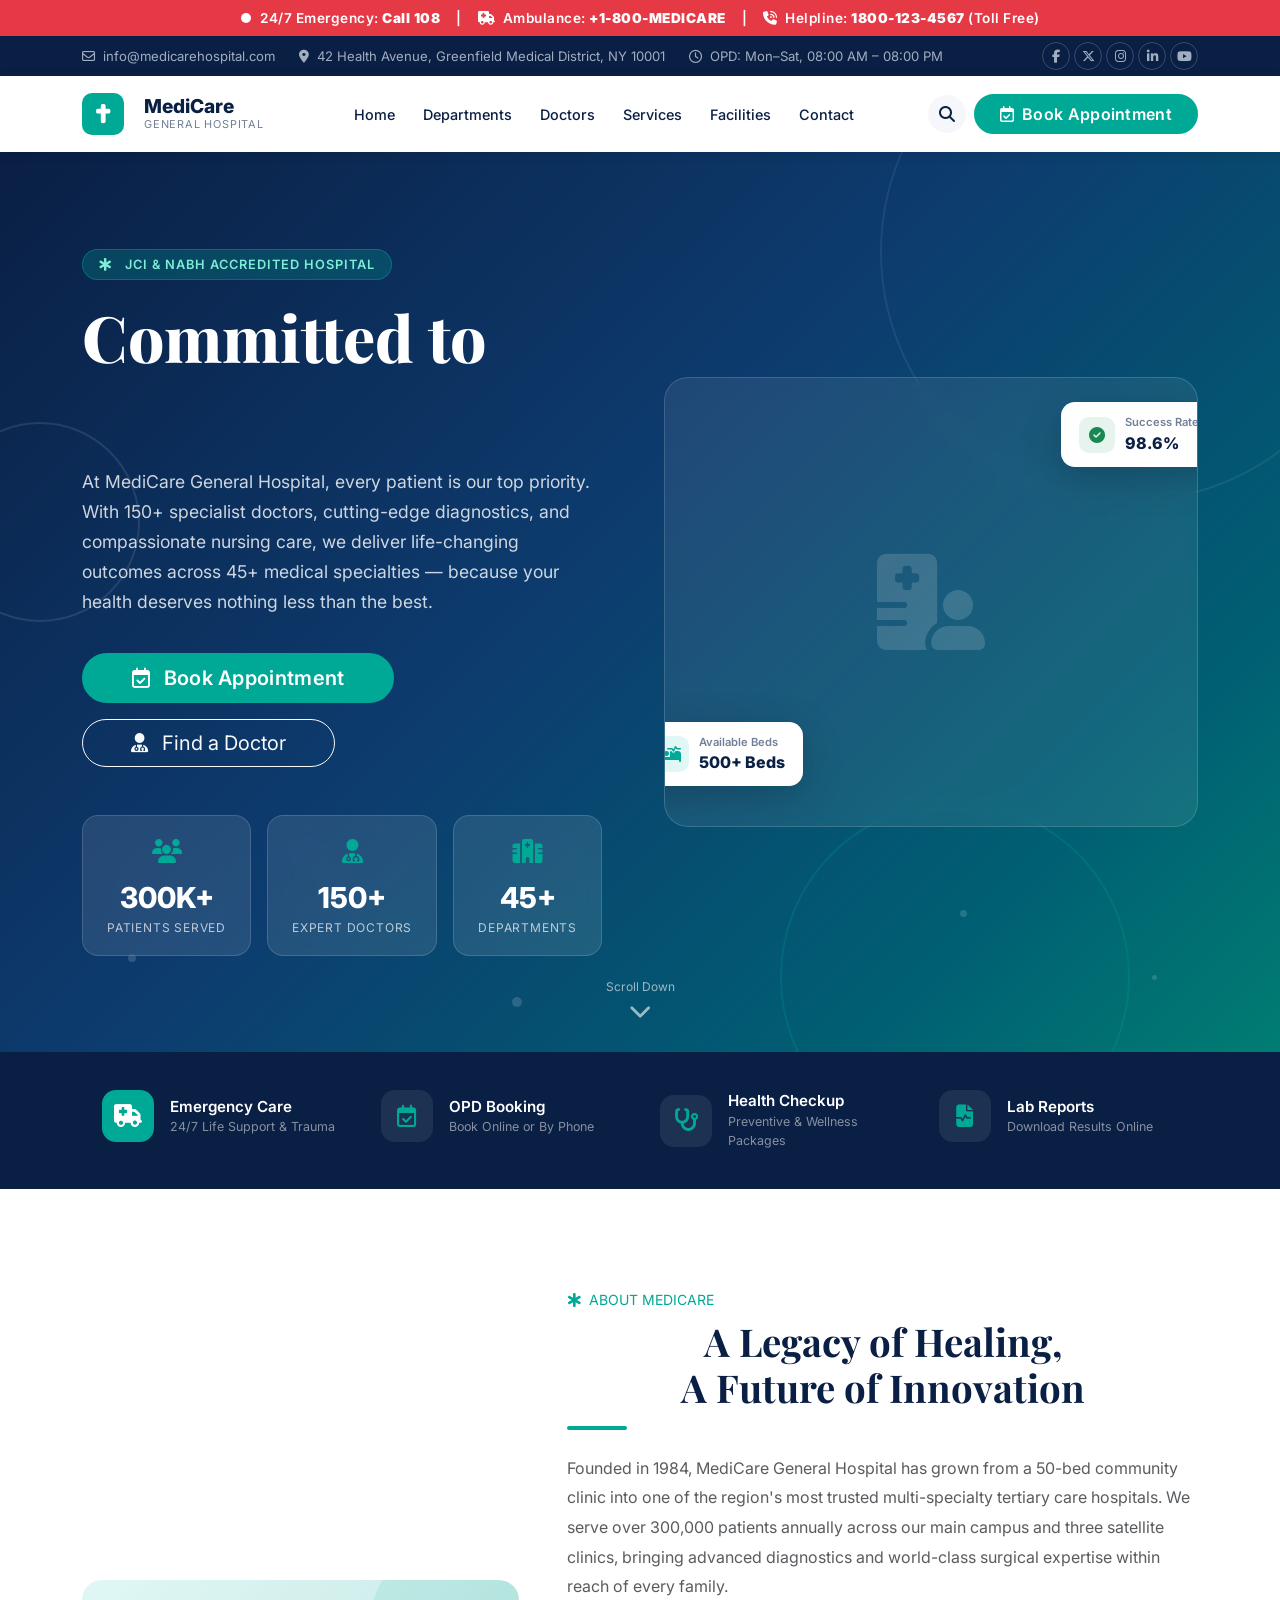
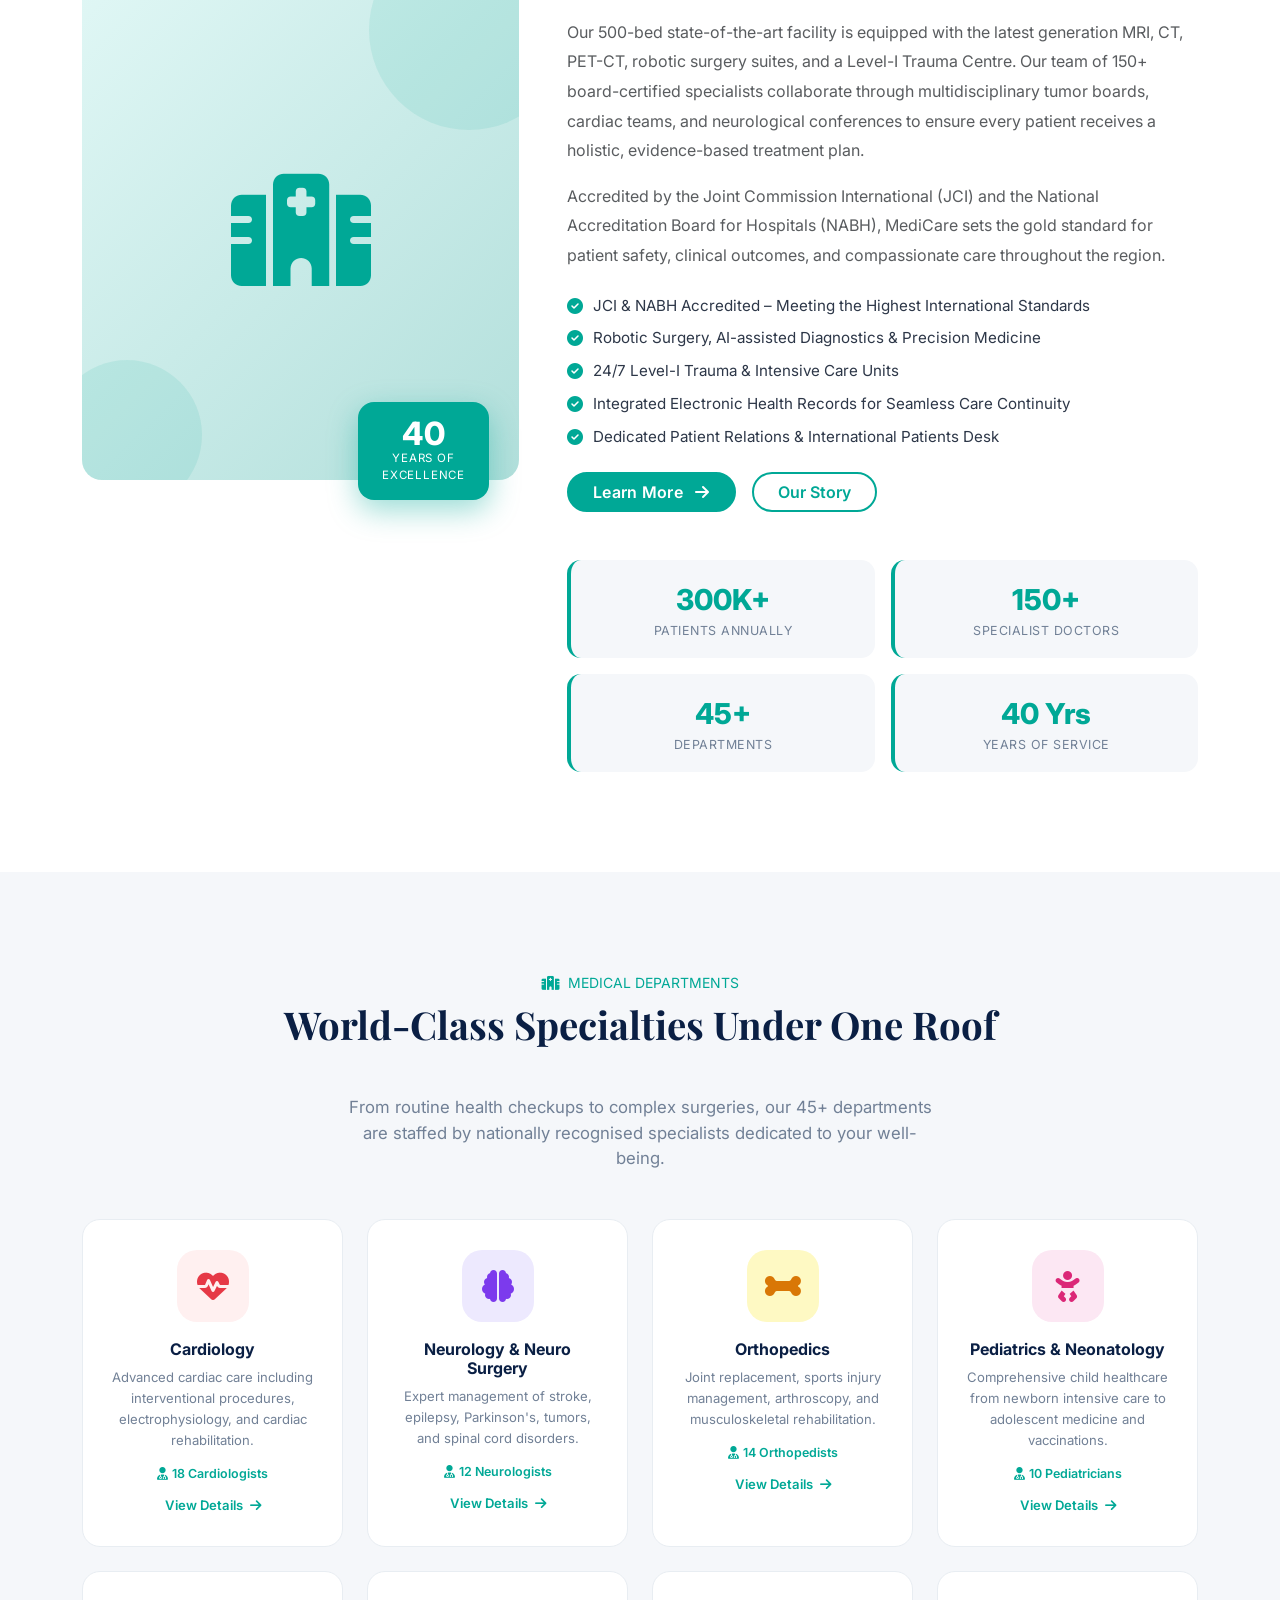
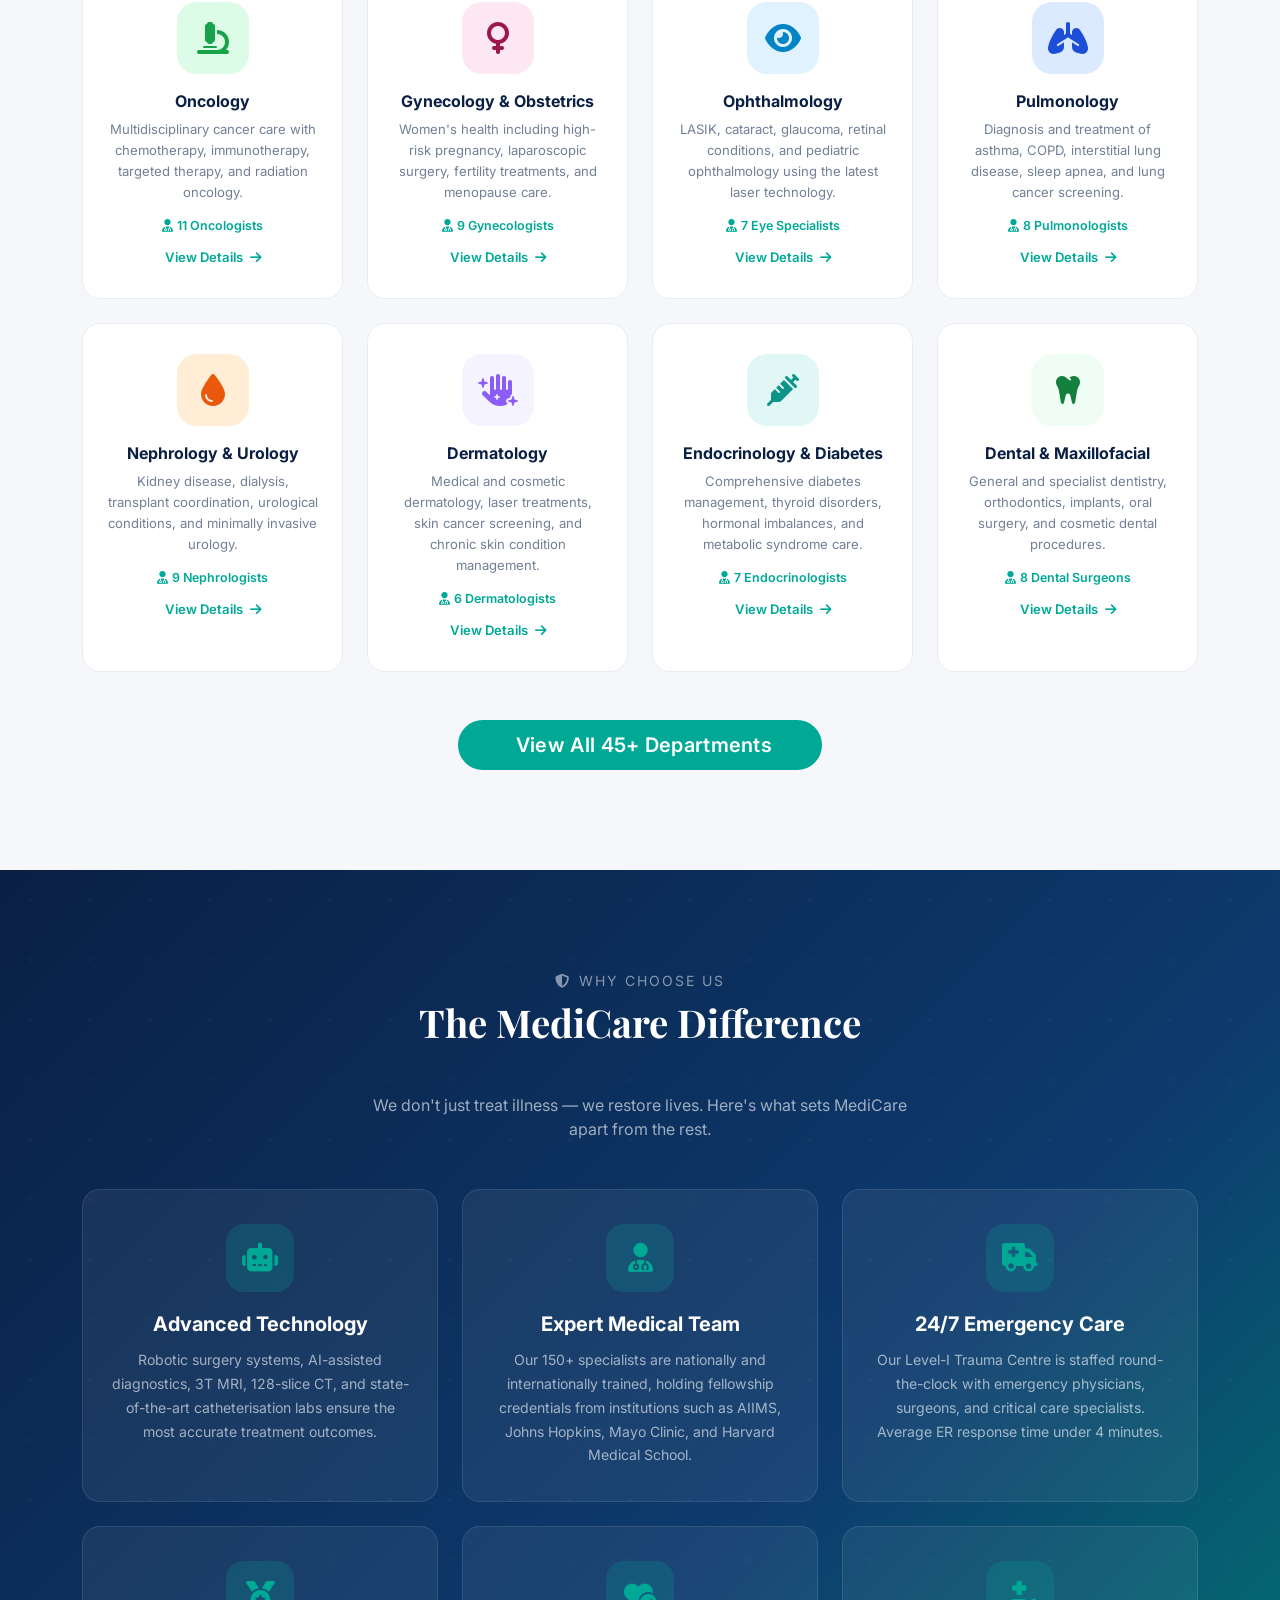
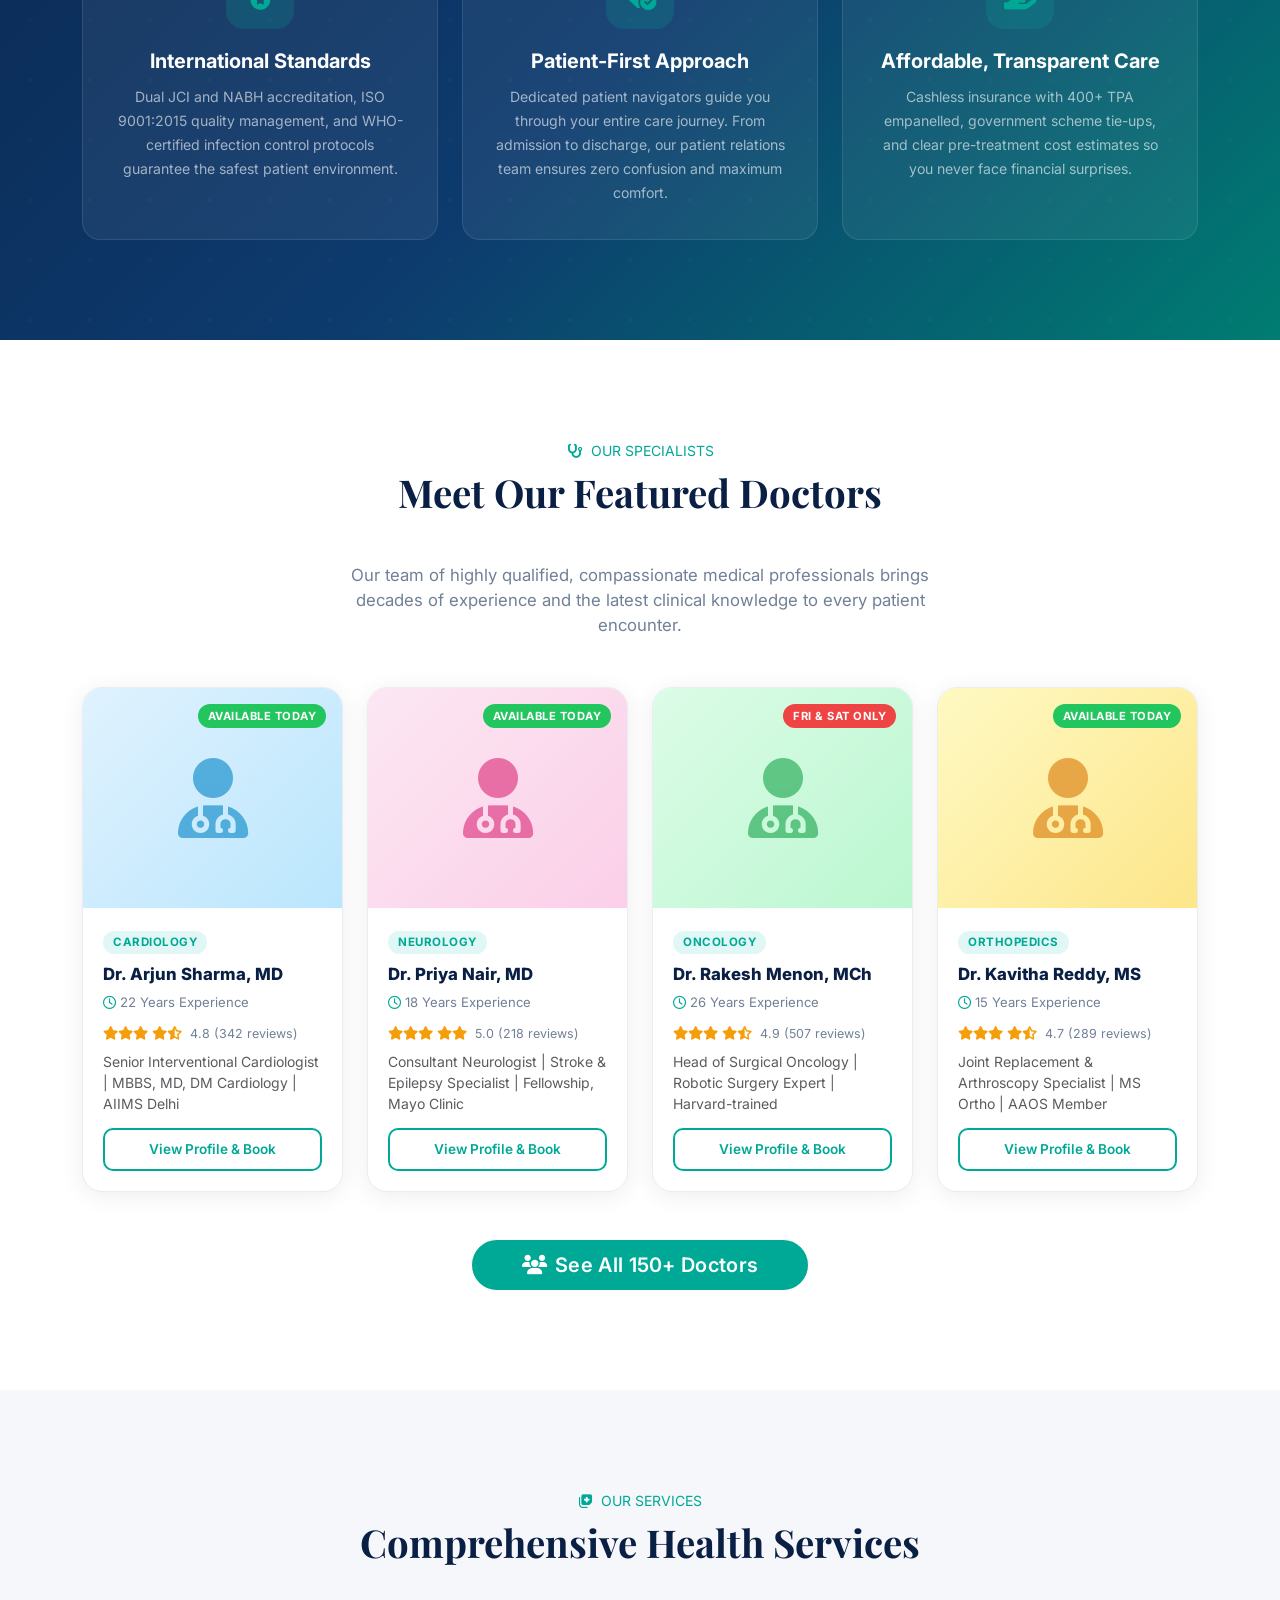
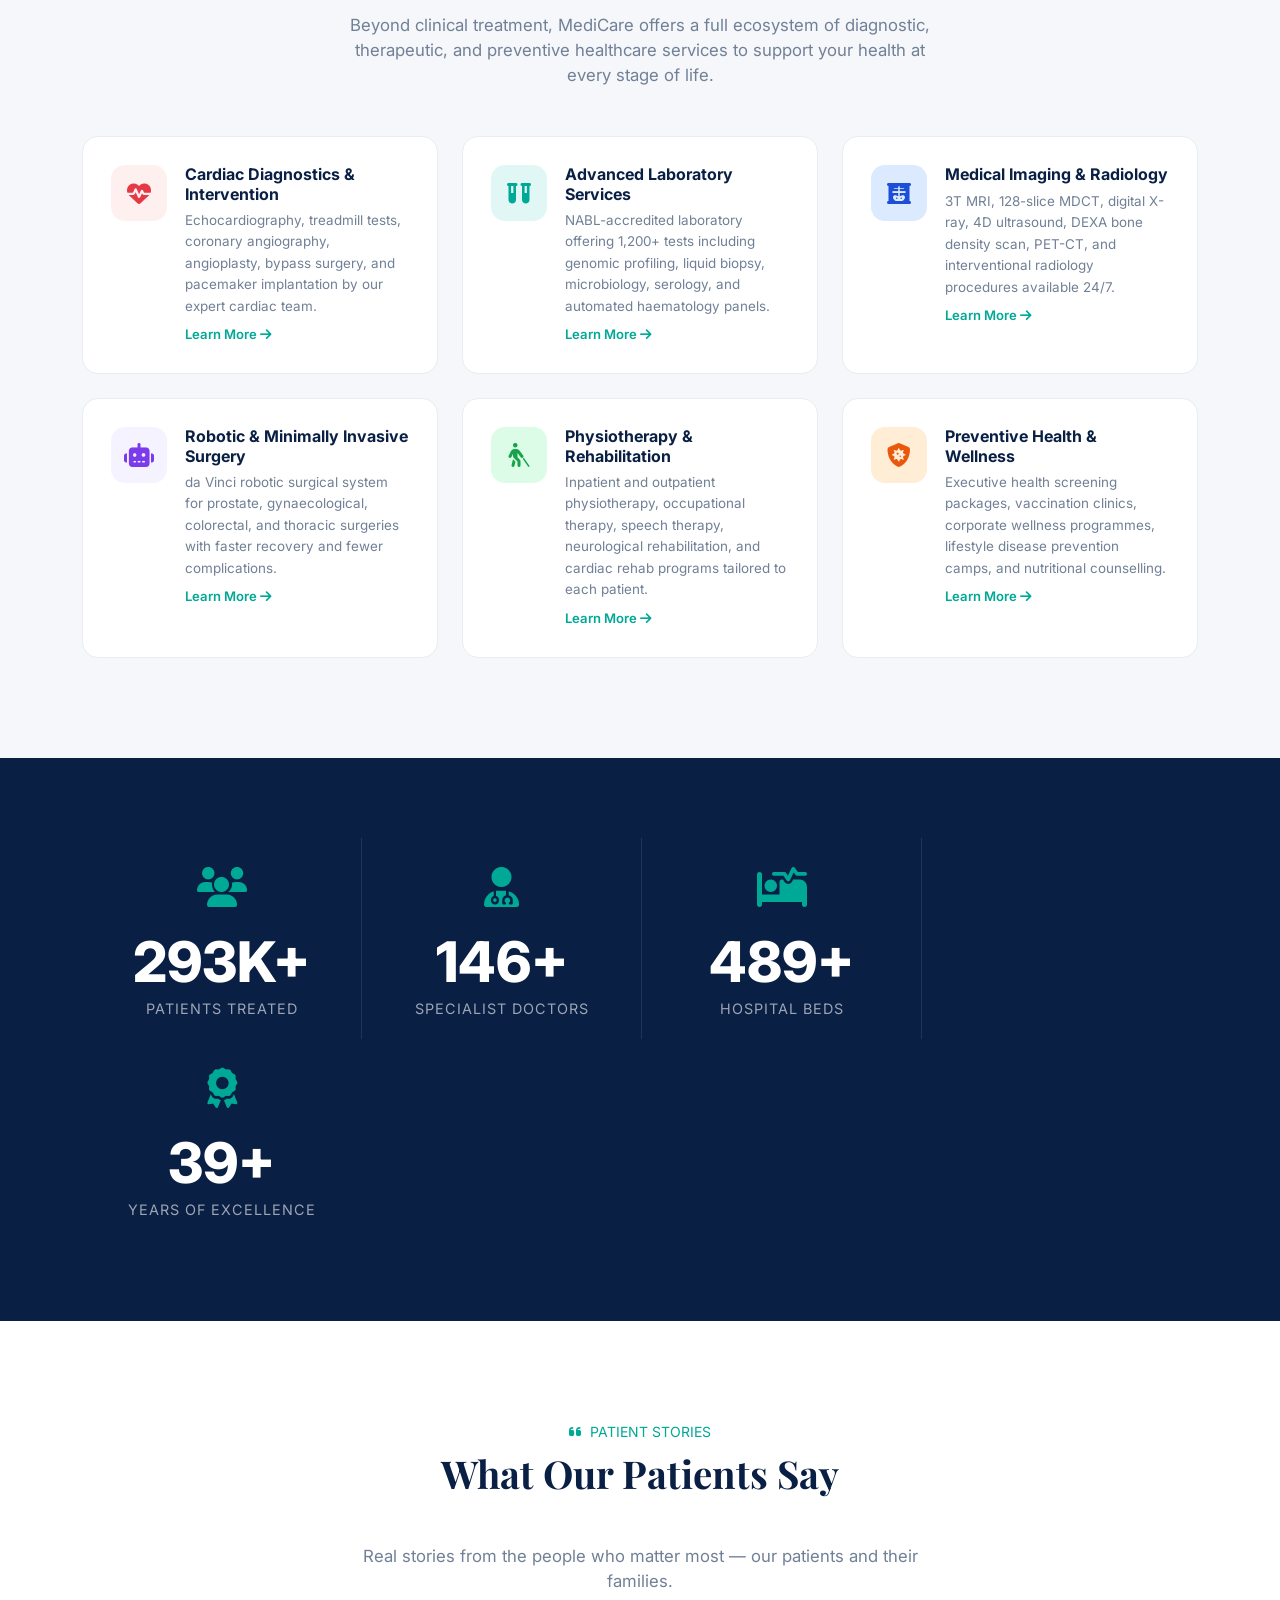
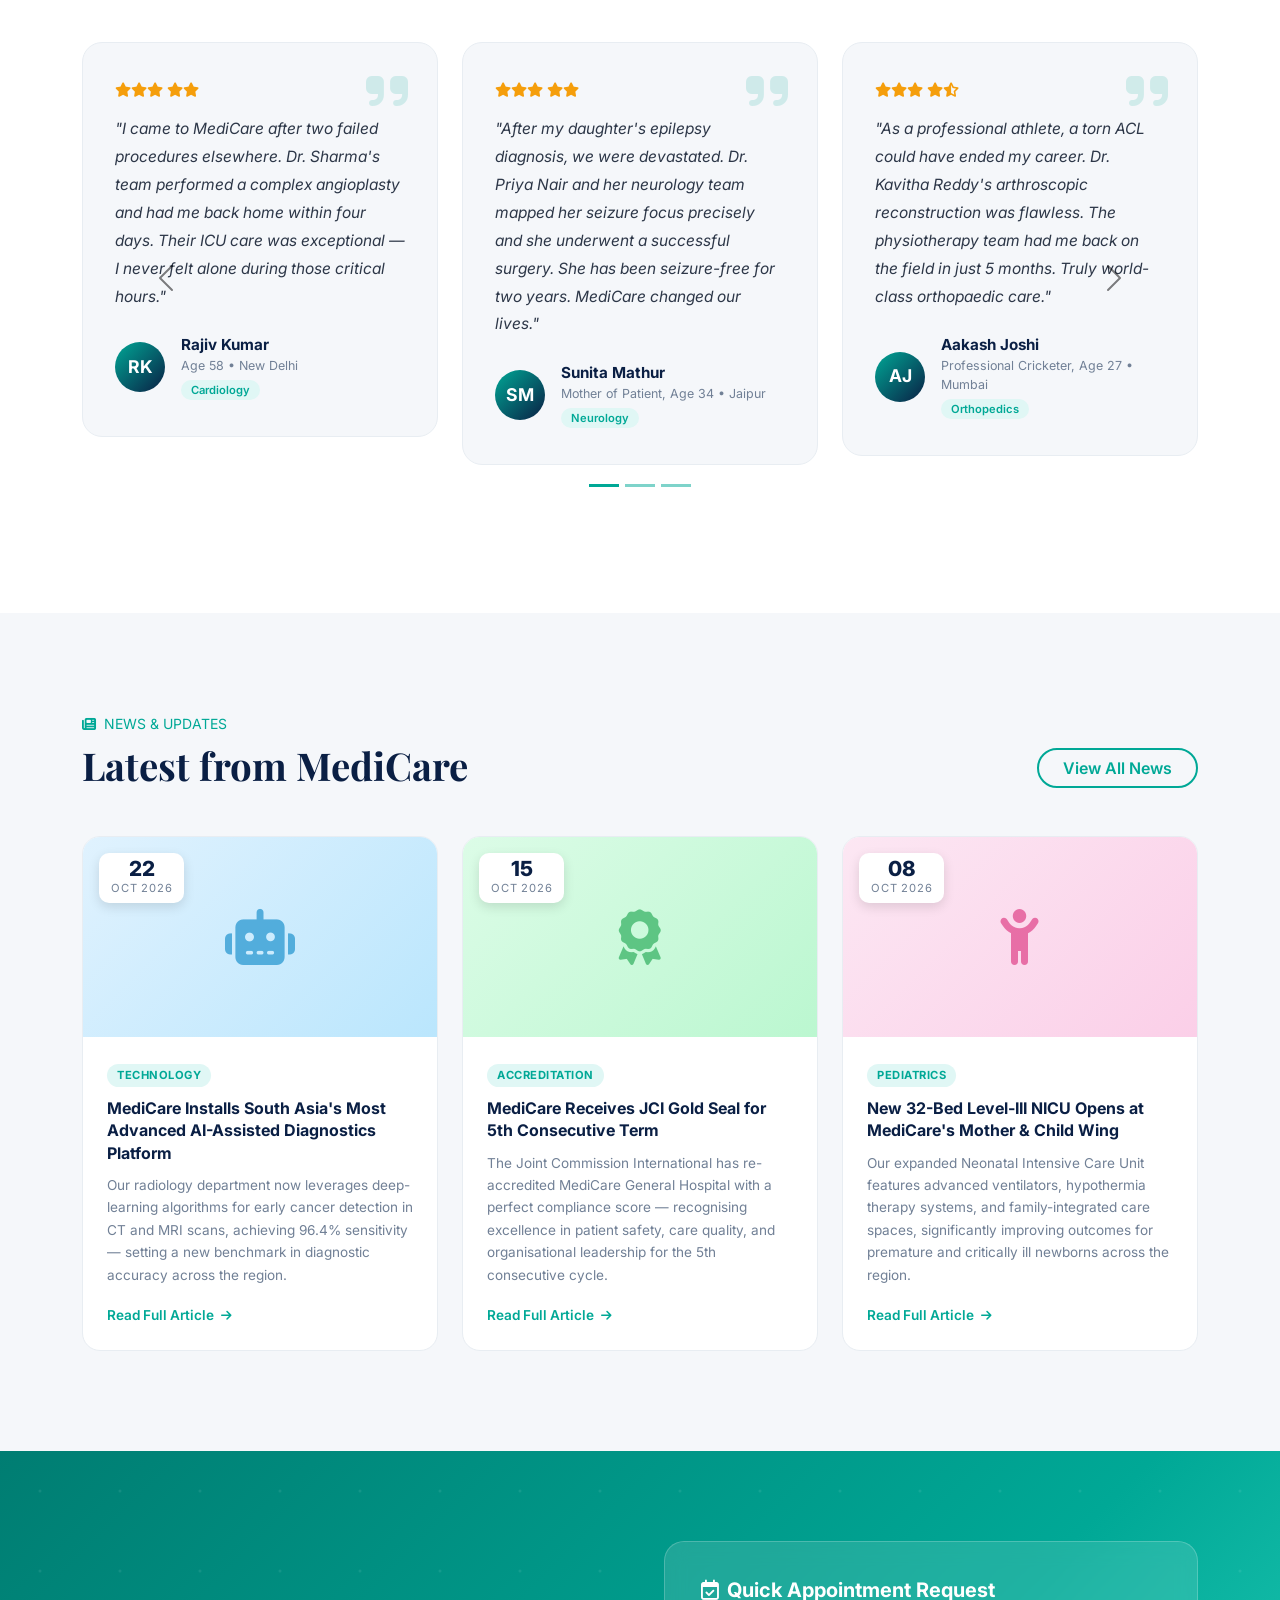
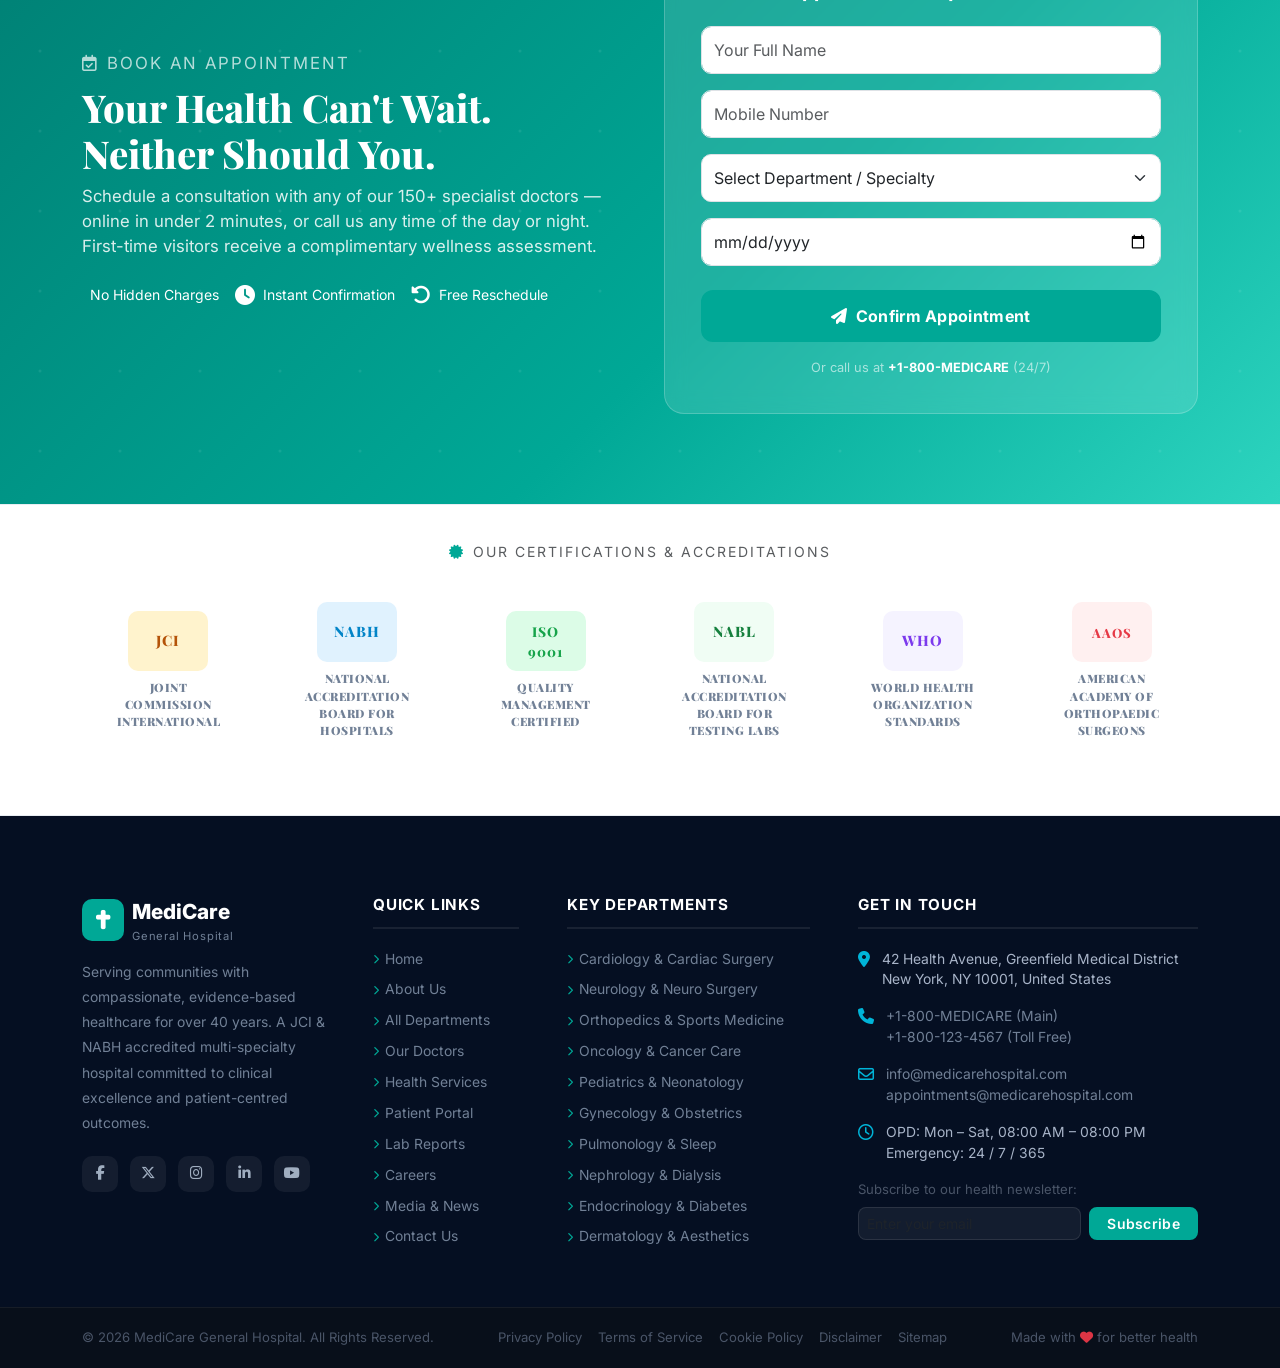
<file: index.html>
<!DOCTYPE html>
<html lang="en">
<head>
  <!-- ===================== META TAGS ===================== -->
  <meta charset="UTF-8" />
  <meta name="viewport" content="width=device-width, initial-scale=1.0" />
  <meta name="description" content="MediCare General Hospital – A leading multi-specialty hospital offering world-class healthcare with 150+ expert doctors, 45+ departments, and 500+ beds. Book appointments online." />
  <meta name="keywords" content="hospital, healthcare, doctors, emergency, OPD, surgery, MediCare, multi-specialty" />
  <meta name="author" content="MediCare General Hospital" />
  <meta name="robots" content="index, follow" />

  <!-- Open Graph / Social Meta -->
  <meta property="og:type" content="website" />
  <meta property="og:url" content="https://www.medicarehospital.com/" />
  <meta property="og:title" content="MediCare General Hospital – Excellence in Healthcare" />
  <meta property="og:description" content="Trusted by 300,000+ patients. Expert specialists, advanced technology, and compassionate care – all under one roof." />
  <meta property="og:image" content="https://www.medicarehospital.com/assets/og-image.jpg" />
  <meta property="twitter:card" content="summary_large_image" />
  <meta property="twitter:title" content="MediCare General Hospital – Excellence in Healthcare" />
  <meta property="twitter:description" content="World-class multi-specialty hospital with 150+ doctors and 45+ departments." />

  <title>MediCare General Hospital – Excellence in Healthcare</title>

  <!-- ===================== BOOTSTRAP 5 CSS ===================== -->
  <link rel="stylesheet" href="https://cdn.jsdelivr.net/npm/bootstrap@5.3.3/dist/css/bootstrap.min.css" />

  <!-- ===================== FONT AWESOME 6 ===================== -->
  <link rel="stylesheet" href="https://cdnjs.cloudflare.com/ajax/libs/font-awesome/6.5.2/css/all.min.css" />

  <!-- ===================== GOOGLE FONTS ===================== -->
  <link rel="preconnect" href="https://fonts.googleapis.com" />
  <link rel="preconnect" href="https://fonts.gstatic.com" crossorigin />
  <link href="https://fonts.googleapis.com/css2?family=Inter:wght@300;400;500;600;700;800&family=Playfair+Display:ital,wght@0,600;0,700;0,800;1,600&display=swap" rel="stylesheet" />

  <!-- ===================== CUSTOM STYLESHEET ===================== -->
  <link rel="stylesheet" href="css/style.css" />

  <style>
    /* ============================================================
       CUSTOM STYLES – MediCare General Hospital
    ============================================================ */
    :root {
      --mc-navy:      #0a1f44;
      --mc-teal:      #00a896;
      --mc-teal-dark: #007d72;
      --mc-teal-lt:   #e0f7f5;
      --mc-red:       #e63946;
      --mc-gold:      #f4a261;
      --mc-gray-bg:   #f5f7fa;
      --mc-text:      #2d3748;
      --mc-muted:     #718096;
      --font-body:    'Inter', sans-serif;
      --font-display: 'Playfair Display', serif;
    }

    *, *::before, *::after { box-sizing: border-box; }

    html { scroll-behavior: smooth; }

    body {
      font-family: var(--font-body);
      color: var(--mc-text);
      background: #fff;
      overflow-x: hidden;
    }

    /* ---- Utility ---- */
    .text-teal    { color: var(--mc-teal) !important; }
    .bg-teal      { background-color: var(--mc-teal) !important; }
    .bg-navy      { background-color: var(--mc-navy) !important; }
    .btn-teal {
      background: var(--mc-teal);
      color: #fff;
      border: 2px solid var(--mc-teal);
      font-weight: 600;
      letter-spacing: .3px;
      transition: all .3s ease;
    }
    .btn-teal:hover {
      background: var(--mc-teal-dark);
      border-color: var(--mc-teal-dark);
      color: #fff;
      transform: translateY(-2px);
      box-shadow: 0 6px 20px rgba(0,168,150,.35);
    }
    .btn-outline-teal {
      background: transparent;
      color: var(--mc-teal);
      border: 2px solid var(--mc-teal);
      font-weight: 600;
      transition: all .3s ease;
    }
    .btn-outline-teal:hover {
      background: var(--mc-teal);
      color: #fff;
      transform: translateY(-2px);
    }
    .section-title {
      font-family: var(--font-display);
      font-weight: 700;
      color: var(--mc-navy);
      font-size: clamp(1.75rem, 3vw, 2.5rem);
    }
    .section-subtitle {
      color: var(--mc-muted);
      font-size: 1.05rem;
      max-width: 600px;
    }
    .divider-teal {
      width: 60px;
      height: 4px;
      background: var(--mc-teal);
      border-radius: 2px;
    }

    /* ============================================================
       1. EMERGENCY BANNER
    ============================================================ */
    #emergency-banner {
      background: var(--mc-red);
      color: #fff;
      font-size: .85rem;
      font-weight: 600;
      letter-spacing: .5px;
      padding: 8px 0;
    }
    .pulse-dot {
      display: inline-block;
      width: 10px;
      height: 10px;
      background: #fff;
      border-radius: 50%;
      margin-right: 6px;
      animation: pulse-ring 1.4s ease-out infinite;
    }
    @keyframes pulse-ring {
      0%   { box-shadow: 0 0 0 0 rgba(255,255,255,.6); }
      70%  { box-shadow: 0 0 0 8px rgba(255,255,255,0); }
      100% { box-shadow: 0 0 0 0 rgba(255,255,255,0); }
    }

    /* ============================================================
       2. TOP INFO BAR
    ============================================================ */
    #top-info-bar {
      background: var(--mc-navy);
      color: #a0aec0;
      font-size: .82rem;
      padding: 6px 0;
    }
    #top-info-bar a { color: #a0aec0; text-decoration: none; transition: color .2s; }
    #top-info-bar a:hover { color: var(--mc-teal); }
    .social-icons a {
      display: inline-flex;
      align-items: center;
      justify-content: center;
      width: 28px; height: 28px;
      border-radius: 50%;
      border: 1px solid rgba(255,255,255,.2);
      color: #a0aec0;
      transition: all .25s;
      text-decoration: none;
    }
    .social-icons a:hover { background: var(--mc-teal); color: #fff; border-color: var(--mc-teal); }

    /* ============================================================
       3. MAIN NAVBAR
    ============================================================ */
    #main-navbar {
      background: #fff;
      box-shadow: 0 2px 12px rgba(0,0,0,.08);
      transition: all .35s ease;
      padding: 12px 0;
    }
    #main-navbar.navbar-scrolled {
      padding: 8px 0;
      box-shadow: 0 4px 24px rgba(0,0,0,.12);
      backdrop-filter: blur(12px);
      background: rgba(255,255,255,.97);
    }
    .navbar-logo-icon {
      display: inline-flex;
      align-items: center;
      justify-content: center;
      width: 42px; height: 42px;
      background: var(--mc-teal);
      border-radius: 10px;
      color: #fff;
      font-size: 1.2rem;
      margin-right: 10px;
    }
    .navbar-brand-text .brand-main  { font-size: 1.2rem; font-weight: 800; color: var(--mc-navy); line-height: 1; }
    .navbar-brand-text .brand-sub   { font-size: .68rem; color: var(--mc-muted); letter-spacing: .8px; text-transform: uppercase; }
    .nav-link {
      font-weight: 500;
      font-size: .9rem;
      color: var(--mc-navy) !important;
      padding: 6px 12px !important;
      position: relative;
      transition: color .2s;
    }
    .nav-link::after {
      content: '';
      position: absolute;
      bottom: 0; left: 12px; right: 12px;
      height: 2px;
      background: var(--mc-teal);
      transform: scaleX(0);
      transition: transform .25s ease;
    }
    .nav-link:hover::after, .nav-link.active::after { transform: scaleX(1); }
    .nav-link:hover { color: var(--mc-teal) !important; }
    .dropdown-menu { border: none; box-shadow: 0 8px 32px rgba(0,0,0,.12); border-radius: 12px; padding: 10px; }
    .dropdown-item { font-size: .88rem; border-radius: 8px; padding: 8px 14px; transition: background .2s; }
    .dropdown-item:hover { background: var(--mc-teal-lt); color: var(--mc-teal); }
    .btn-search {
      background: var(--mc-gray-bg);
      border: none;
      color: var(--mc-navy);
      width: 38px; height: 38px;
      border-radius: 50%;
      display: flex; align-items: center; justify-content: center;
      transition: all .2s;
    }
    .btn-search:hover { background: var(--mc-teal); color: #fff; }

    /* ============================================================
       4. HERO SECTION
    ============================================================ */
    #hero {
      min-height: 100vh;
      background: linear-gradient(135deg, var(--mc-navy) 0%, #0d3b6e 45%, #005f73 80%, var(--mc-teal-dark) 100%);
      position: relative;
      display: flex;
      align-items: center;
      overflow: hidden;
    }
    /* Decorative animated circles */
    .hero-circle {
      position: absolute;
      border-radius: 50%;
      border: 2px solid rgba(255,255,255,.07);
      animation: hero-spin 20s linear infinite;
    }
    .hero-circle-1 { width: 500px; height: 500px; top: -150px; right: -100px; animation-duration: 25s; }
    .hero-circle-2 { width: 350px; height: 350px; bottom: -100px; right: 150px; animation-direction: reverse; animation-duration: 18s; border-color: rgba(0,168,150,.2); }
    .hero-circle-3 { width: 200px; height: 200px; top: 30%; left: -60px; animation-duration: 15s; border-color: rgba(255,255,255,.1); }
    @keyframes hero-spin { from { transform: rotate(0deg) scale(1); } to { transform: rotate(360deg) scale(1); } }

    /* Floating particles */
    .hero-particles span {
      position: absolute;
      display: block;
      width: 6px; height: 6px;
      background: rgba(255,255,255,.15);
      border-radius: 50%;
      animation: float-up 8s linear infinite;
    }
    @keyframes float-up {
      0%   { transform: translateY(0) rotate(0); opacity: 1; }
      100% { transform: translateY(-600px) rotate(720deg); opacity: 0; }
    }
    .hero-particles span:nth-child(1)  { left: 10%; animation-delay: 0s;   width: 8px;  height: 8px; }
    .hero-particles span:nth-child(2)  { left: 25%; animation-delay: 2s;   width: 5px;  height: 5px; }
    .hero-particles span:nth-child(3)  { left: 40%; animation-delay: 4s;   width: 10px; height: 10px; }
    .hero-particles span:nth-child(4)  { left: 60%; animation-delay: 1s;   width: 4px;  height: 4px; }
    .hero-particles span:nth-child(5)  { left: 75%; animation-delay: 3s;   width: 7px;  height: 7px; }
    .hero-particles span:nth-child(6)  { left: 90%; animation-delay: 5s;   width: 5px;  height: 5px; }

    .hero-content { position: relative; z-index: 2; }
    .hero-badge {
      display: inline-block;
      background: rgba(0,168,150,.25);
      color: #7eecd6;
      border: 1px solid rgba(0,168,150,.4);
      padding: 5px 16px;
      border-radius: 20px;
      font-size: .8rem;
      font-weight: 600;
      letter-spacing: 1px;
      text-transform: uppercase;
      margin-bottom: 20px;
    }
    .hero-heading {
      font-family: var(--font-display);
      font-size: clamp(2.4rem, 5vw, 4rem);
      color: #fff;
      font-weight: 800;
      line-height: 1.15;
      margin-bottom: 20px;
    }
    /* CSS text rotation animation */
    .hero-rotating-text {
      display: inline-block;
      color: var(--mc-teal);
      position: relative;
      overflow: hidden;
      height: 1.15em;
      vertical-align: bottom;
    }
    .hero-rotating-text span {
      display: block;
      position: absolute;
      top: 0; left: 0;
      opacity: 0;
      animation: text-rotate 12s linear infinite;
      white-space: nowrap;
      color: #4dd9c8;
    }
    .hero-rotating-text span:nth-child(1) { animation-delay: 0s; }
    .hero-rotating-text span:nth-child(2) { animation-delay: 4s; }
    .hero-rotating-text span:nth-child(3) { animation-delay: 8s; }
    @keyframes text-rotate {
      0%,5%   { opacity: 0; transform: translateY(20px); }
      10%,28% { opacity: 1; transform: translateY(0); }
      33%,100%{ opacity: 0; transform: translateY(-20px); }
    }
    .hero-sub {
      color: rgba(255,255,255,.8);
      font-size: 1.1rem;
      line-height: 1.7;
      max-width: 520px;
      margin-bottom: 36px;
    }
    .hero-stats {
      display: flex;
      gap: 16px;
      flex-wrap: wrap;
      margin-top: 48px;
    }
    .hero-stat-card {
      background: rgba(255,255,255,.1);
      backdrop-filter: blur(12px);
      border: 1px solid rgba(255,255,255,.15);
      border-radius: 16px;
      padding: 18px 24px;
      text-align: center;
      min-width: 130px;
      transition: transform .3s;
    }
    .hero-stat-card:hover { transform: translateY(-4px); background: rgba(255,255,255,.15); }
    .hero-stat-card .stat-number { font-size: 1.8rem; font-weight: 800; color: #fff; }
    .hero-stat-card .stat-label  { font-size: .75rem; color: rgba(255,255,255,.7); text-transform: uppercase; letter-spacing: .8px; }
    .hero-stat-card .stat-icon   { font-size: 1.5rem; color: var(--mc-teal); margin-bottom: 6px; }

    /* Scroll indicator */
    .scroll-indicator {
      position: absolute;
      bottom: 30px;
      left: 50%;
      transform: translateX(-50%);
      color: rgba(255,255,255,.6);
      font-size: .75rem;
      text-align: center;
      z-index: 2;
      animation: bounce-down 2s ease infinite;
    }
    .scroll-indicator i { display: block; font-size: 1.4rem; margin-top: 4px; }
    @keyframes bounce-down {
      0%,100% { transform: translateX(-50%) translateY(0); }
      50%      { transform: translateX(-50%) translateY(8px); }
    }

    /* Hero right image placeholder */
    .hero-image-wrap {
      position: relative;
      z-index: 2;
    }
    .hero-img-card {
      background: rgba(255,255,255,.08);
      backdrop-filter: blur(10px);
      border: 1px solid rgba(255,255,255,.15);
      border-radius: 24px;
      overflow: hidden;
      height: 450px;
      display: flex;
      align-items: center;
      justify-content: center;
      position: relative;
    }
    .hero-img-card .img-icon { font-size: 6rem; color: rgba(255,255,255,.15); }
    .hero-floating-badge {
      position: absolute;
      background: #fff;
      border-radius: 14px;
      padding: 12px 18px;
      box-shadow: 0 10px 40px rgba(0,0,0,.2);
      font-size: .85rem;
      font-weight: 600;
      color: var(--mc-navy);
      display: flex;
      align-items: center;
      gap: 10px;
    }
    .hero-floating-badge.badge-top-right  { top: 24px; right: -20px; }
    .hero-floating-badge.badge-bot-left   { bottom: 40px; left: -30px; }
    .hero-floating-badge .badge-icon { width: 36px; height: 36px; border-radius: 10px; display: flex; align-items: center; justify-content: center; font-size: 1rem; }

    /* ============================================================
       5. QUICK SERVICES BAR
    ============================================================ */
    #quick-services {
      background: var(--mc-navy);
      padding: 28px 0;
    }
    .qs-item {
      display: flex;
      align-items: center;
      gap: 16px;
      padding: 10px 20px;
      border-right: 1px solid rgba(255,255,255,.1);
      cursor: pointer;
      transition: all .25s;
    }
    .qs-item:last-child { border-right: none; }
    .qs-item:hover .qs-icon { background: var(--mc-teal); }
    .qs-item:hover .qs-title { color: var(--mc-teal); }
    .qs-icon {
      width: 52px; height: 52px;
      border-radius: 14px;
      background: rgba(255,255,255,.08);
      color: var(--mc-teal);
      display: flex; align-items: center; justify-content: center;
      font-size: 1.4rem;
      transition: background .25s;
      flex-shrink: 0;
    }
    .qs-icon.active { background: var(--mc-teal); color: #fff; }
    .qs-title { color: #fff; font-weight: 600; font-size: .95rem; }
    .qs-sub   { color: rgba(255,255,255,.5); font-size: .78rem; }

    /* ============================================================
       6. ABOUT SECTION
    ============================================================ */
    #about { padding: 100px 0; background: #fff; }
    .about-img-wrap {
      position: relative;
      border-radius: 20px;
      overflow: visible;
    }
    .about-img-placeholder {
      width: 100%;
      height: 500px;
      background: linear-gradient(135deg, #e0f7f5 0%, #b2dfdb 100%);
      border-radius: 20px;
      display: flex; align-items: center; justify-content: center;
      font-size: 7rem;
      color: var(--mc-teal);
      position: relative;
      overflow: hidden;
    }
    .about-img-placeholder::before {
      content: '';
      position: absolute;
      width: 200px; height: 200px;
      background: rgba(0,168,150,.1);
      border-radius: 50%;
      top: -50px; right: -50px;
    }
    .about-img-placeholder::after {
      content: '';
      position: absolute;
      width: 150px; height: 150px;
      background: rgba(0,168,150,.1);
      border-radius: 50%;
      bottom: -30px; left: -30px;
    }
    .about-badge-overlay {
      position: absolute;
      bottom: -20px;
      right: 30px;
      background: var(--mc-teal);
      color: #fff;
      padding: 16px 24px;
      border-radius: 16px;
      text-align: center;
      box-shadow: 0 10px 30px rgba(0,168,150,.4);
    }
    .about-badge-overlay .badge-num  { font-size: 2rem; font-weight: 800; line-height: 1; }
    .about-badge-overlay .badge-text { font-size: .72rem; text-transform: uppercase; letter-spacing: .8px; }
    .about-mini-stats {
      display: grid;
      grid-template-columns: 1fr 1fr;
      gap: 16px;
      margin-top: 30px;
    }
    .mini-stat-card {
      background: var(--mc-gray-bg);
      border-radius: 14px;
      padding: 18px;
      text-align: center;
      border-left: 4px solid var(--mc-teal);
      transition: transform .3s;
    }
    .mini-stat-card:hover { transform: translateY(-3px); }
    .mini-stat-card .ms-num { font-size: 1.8rem; font-weight: 800; color: var(--mc-teal); }
    .mini-stat-card .ms-label { font-size: .78rem; color: var(--mc-muted); text-transform: uppercase; letter-spacing: .5px; }
    .key-points li {
      display: flex;
      align-items: flex-start;
      gap: 10px;
      margin-bottom: 10px;
      color: var(--mc-text);
      font-size: .95rem;
    }
    .key-points li i { color: var(--mc-teal); font-size: 1rem; margin-top: 3px; flex-shrink: 0; }

    /* ============================================================
       7. DEPARTMENTS SECTION
    ============================================================ */
    #departments { padding: 100px 0; background: var(--mc-gray-bg); }
    .dept-card {
      background: #fff;
      border-radius: 18px;
      padding: 30px 24px;
      text-align: center;
      border: 1px solid #e8edf2;
      transition: all .3s ease;
      height: 100%;
      position: relative;
      overflow: hidden;
    }
    .dept-card::before {
      content: '';
      position: absolute;
      bottom: 0; left: 0; right: 0;
      height: 4px;
      background: var(--mc-teal);
      transform: scaleX(0);
      transition: transform .3s;
    }
    .dept-card:hover { transform: translateY(-8px); box-shadow: 0 20px 50px rgba(0,0,0,.1); border-color: transparent; }
    .dept-card:hover::before { transform: scaleX(1); }
    .dept-icon-wrap {
      width: 72px; height: 72px;
      border-radius: 20px;
      display: flex; align-items: center; justify-content: center;
      font-size: 2rem;
      margin: 0 auto 18px;
      transition: transform .3s;
    }
    .dept-card:hover .dept-icon-wrap { transform: scale(1.1) rotate(-5deg); }
    .dept-card h5 { font-weight: 700; color: var(--mc-navy); font-size: 1rem; margin-bottom: 8px; }
    .dept-card p  { font-size: .82rem; color: var(--mc-muted); line-height: 1.6; margin-bottom: 14px; }
    .dept-doc-count { font-size: .78rem; color: var(--mc-teal); font-weight: 600; }
    .dept-link { font-size: .82rem; font-weight: 600; color: var(--mc-teal); text-decoration: none; }
    .dept-link:hover { color: var(--mc-teal-dark); }

    /* ============================================================
       8. WHY CHOOSE US
    ============================================================ */
    #why-us {
      padding: 100px 0;
      background: linear-gradient(135deg, var(--mc-navy) 0%, #0d3b6e 60%, var(--mc-teal-dark) 100%);
      position: relative;
      overflow: hidden;
    }
    #why-us::before {
      content: '';
      position: absolute;
      inset: 0;
      background: url("data:image/svg+xml,%3Csvg width='60' height='60' viewBox='0 0 60 60' xmlns='http://www.w3.org/2000/svg'%3E%3Cg fill='none' fill-rule='evenodd'%3E%3Cg fill='%23ffffff' fill-opacity='0.02'%3E%3Ccircle cx='30' cy='30' r='2'/%3E%3C/g%3E%3C/g%3E%3C/svg%3E");
    }
    .why-card {
      background: rgba(255,255,255,.06);
      border: 1px solid rgba(255,255,255,.1);
      border-radius: 18px;
      padding: 34px 28px;
      text-align: center;
      height: 100%;
      transition: all .35s ease;
      position: relative;
      z-index: 1;
    }
    .why-card:hover {
      background: rgba(255,255,255,.12);
      transform: translateY(-6px);
      box-shadow: 0 20px 50px rgba(0,0,0,.3);
    }
    .why-icon {
      width: 68px; height: 68px;
      border-radius: 18px;
      background: rgba(0,168,150,.2);
      color: var(--mc-teal);
      display: flex; align-items: center; justify-content: center;
      font-size: 1.8rem;
      margin: 0 auto 20px;
      transition: all .3s;
    }
    .why-card:hover .why-icon { background: var(--mc-teal); color: #fff; transform: scale(1.05); }
    .why-card h5 { color: #fff; font-weight: 700; margin-bottom: 12px; }
    .why-card p  { color: rgba(255,255,255,.6); font-size: .88rem; line-height: 1.7; margin: 0; }

    /* ============================================================
       9. FEATURED DOCTORS
    ============================================================ */
    #doctors { padding: 100px 0; background: #fff; }
    .doctor-card {
      background: #fff;
      border-radius: 20px;
      overflow: hidden;
      box-shadow: 0 4px 24px rgba(0,0,0,.07);
      border: 1px solid #e8edf2;
      transition: all .35s ease;
      height: 100%;
    }
    .doctor-card:hover { transform: translateY(-8px); box-shadow: 0 20px 50px rgba(0,0,0,.12); }
    .doctor-photo {
      height: 220px;
      display: flex; align-items: center; justify-content: center;
      font-size: 5rem;
      position: relative;
    }
    .doctor-available-badge {
      position: absolute;
      top: 16px; right: 16px;
      background: #22c55e;
      color: #fff;
      font-size: .7rem;
      font-weight: 700;
      padding: 4px 10px;
      border-radius: 20px;
      text-transform: uppercase;
      letter-spacing: .5px;
    }
    .doctor-available-badge.unavailable { background: #ef4444; }
    .doctor-body { padding: 20px; }
    .doctor-specialty {
      display: inline-block;
      background: var(--mc-teal-lt);
      color: var(--mc-teal);
      font-size: .72rem;
      font-weight: 700;
      padding: 3px 10px;
      border-radius: 20px;
      margin-bottom: 8px;
      text-transform: uppercase;
      letter-spacing: .5px;
    }
    .doctor-name { font-weight: 800; color: var(--mc-navy); font-size: 1.05rem; margin-bottom: 6px; }
    .doctor-exp  { font-size: .82rem; color: var(--mc-muted); margin-bottom: 10px; }
    .star-rating  { color: #f59e0b; font-size: .85rem; }
    .star-rating span { color: var(--mc-muted); font-size: .78rem; margin-left: 4px; }
    .btn-profile {
      width: 100%;
      background: transparent;
      border: 2px solid var(--mc-teal);
      color: var(--mc-teal);
      border-radius: 10px;
      font-weight: 600;
      font-size: .85rem;
      padding: 9px;
      margin-top: 14px;
      transition: all .25s;
    }
    .btn-profile:hover { background: var(--mc-teal); color: #fff; }

    /* ============================================================
       10. HEALTH SERVICES
    ============================================================ */
    #services { padding: 100px 0; background: var(--mc-gray-bg); }
    .service-card {
      background: #fff;
      border-radius: 16px;
      padding: 28px;
      display: flex;
      align-items: flex-start;
      gap: 18px;
      border: 1px solid #e8edf2;
      transition: all .3s;
      height: 100%;
    }
    .service-card:hover { transform: translateY(-4px); box-shadow: 0 14px 40px rgba(0,0,0,.09); border-color: var(--mc-teal); }
    .service-icon {
      width: 56px; height: 56px;
      border-radius: 14px;
      display: flex; align-items: center; justify-content: center;
      font-size: 1.5rem;
      flex-shrink: 0;
    }
    .service-card h6 { font-weight: 700; color: var(--mc-navy); margin-bottom: 6px; }
    .service-card p  { font-size: .84rem; color: var(--mc-muted); line-height: 1.6; margin: 0; }
    .service-link { font-size: .82rem; font-weight: 600; color: var(--mc-teal); text-decoration: none; }
    .service-link:hover { color: var(--mc-teal-dark); }

    /* ============================================================
       11. STATS COUNTER SECTION
    ============================================================ */
    #stats-counter {
      background: var(--mc-navy);
      padding: 80px 0;
    }
    .counter-card { text-align: center; padding: 20px; }
    .counter-icon {
      font-size: 2.5rem;
      color: var(--mc-teal);
      margin-bottom: 16px;
    }
    .counter-number {
      font-size: clamp(2.5rem, 5vw, 3.5rem);
      font-weight: 800;
      color: #fff;
      line-height: 1;
      margin-bottom: 8px;
    }
    .counter-label {
      color: rgba(255,255,255,.6);
      font-size: .9rem;
      text-transform: uppercase;
      letter-spacing: 1px;
    }
    .counter-divider {
      width: 1px;
      background: rgba(255,255,255,.1);
      align-self: stretch;
    }

    /* ============================================================
       12. TESTIMONIALS
    ============================================================ */
    #testimonials { padding: 100px 0; background: #fff; }
    .testimonial-card {
      background: var(--mc-gray-bg);
      border-radius: 20px;
      padding: 36px 32px;
      position: relative;
      border: 1px solid #e8edf2;
    }
    .quote-icon {
      position: absolute;
      top: 24px; right: 28px;
      font-size: 3rem;
      color: var(--mc-teal);
      opacity: .15;
    }
    .testimonial-text { color: var(--mc-text); font-size: .97rem; line-height: 1.8; font-style: italic; margin-bottom: 24px; }
    .testimonial-stars { color: #f59e0b; font-size: .9rem; margin-bottom: 14px; }
    .testimonial-avatar {
      width: 50px; height: 50px;
      border-radius: 50%;
      background: linear-gradient(135deg, var(--mc-teal), var(--mc-navy));
      display: flex; align-items: center; justify-content: center;
      color: #fff; font-weight: 700; font-size: 1.1rem;
      flex-shrink: 0;
    }
    .testimonial-name    { font-weight: 700; color: var(--mc-navy); font-size: .95rem; }
    .testimonial-meta    { font-size: .78rem; color: var(--mc-muted); }
    .dept-treated-badge  { background: var(--mc-teal-lt); color: var(--mc-teal); font-size: .7rem; font-weight: 600; padding: 3px 10px; border-radius: 20px; }
    .carousel-control-prev-icon,
    .carousel-control-next-icon { filter: invert(1) hue-rotate(160deg); }
    .carousel-indicators [data-bs-target] { background-color: var(--mc-teal); }

    /* ============================================================
       13. NEWS / ANNOUNCEMENTS
    ============================================================ */
    #news { padding: 100px 0; background: var(--mc-gray-bg); }
    .news-card {
      background: #fff;
      border-radius: 18px;
      overflow: hidden;
      border: 1px solid #e8edf2;
      transition: all .3s ease;
      height: 100%;
    }
    .news-card:hover { transform: translateY(-6px); box-shadow: 0 16px 40px rgba(0,0,0,.1); }
    .news-img-placeholder {
      height: 200px;
      display: flex; align-items: center; justify-content: center;
      font-size: 3.5rem;
      position: relative;
    }
    .news-date-badge {
      position: absolute;
      top: 16px; left: 16px;
      background: #fff;
      border-radius: 10px;
      padding: 6px 12px;
      text-align: center;
      box-shadow: 0 4px 12px rgba(0,0,0,.12);
    }
    .news-date-badge .day   { font-size: 1.3rem; font-weight: 800; color: var(--mc-navy); line-height: 1; }
    .news-date-badge .month { font-size: .7rem; text-transform: uppercase; color: var(--mc-muted); letter-spacing: .8px; }
    .news-body { padding: 24px; }
    .news-tag { display: inline-block; background: var(--mc-teal-lt); color: var(--mc-teal); font-size: .7rem; font-weight: 700; padding: 3px 10px; border-radius: 20px; margin-bottom: 10px; text-transform: uppercase; letter-spacing: .5px; }
    .news-title { font-weight: 700; color: var(--mc-navy); font-size: 1rem; margin-bottom: 10px; line-height: 1.4; }
    .news-excerpt { font-size: .85rem; color: var(--mc-muted); line-height: 1.65; margin-bottom: 16px; }
    .news-read-more { font-size: .85rem; font-weight: 600; color: var(--mc-teal); text-decoration: none; }
    .news-read-more:hover { color: var(--mc-teal-dark); }
    .news-read-more i { font-size: .75rem; margin-left: 4px; }

    /* ============================================================
       14. APPOINTMENT CTA
    ============================================================ */
    #cta-appointment {
      background: linear-gradient(135deg, var(--mc-teal-dark) 0%, var(--mc-teal) 60%, #2dd4bf 100%);
      padding: 90px 0;
      position: relative;
      overflow: hidden;
    }
    #cta-appointment::before {
      content: '';
      position: absolute;
      inset: 0;
      background: url("data:image/svg+xml,%3Csvg width='80' height='80' viewBox='0 0 80 80' xmlns='http://www.w3.org/2000/svg'%3E%3Cg fill='none'%3E%3Ccircle cx='40' cy='40' r='1.5' fill='rgba(255,255,255,.08)'/%3E%3C/g%3E%3C/svg%3E");
    }
    #cta-appointment h2 { font-family: var(--font-display); color: #fff; font-size: clamp(1.8rem, 3vw, 2.8rem); font-weight: 800; }
    #cta-appointment p  { color: rgba(255,255,255,.85); font-size: 1.05rem; }
    .cta-form-inline .form-control {
      border: none;
      border-radius: 50px;
      height: 52px;
      padding: 0 24px;
      font-size: .95rem;
      box-shadow: 0 4px 20px rgba(0,0,0,.12);
    }
    .cta-form-inline .form-control:focus { box-shadow: 0 4px 20px rgba(0,0,0,.2); outline: none; }
    .cta-form-inline .btn {
      height: 52px;
      border-radius: 50px;
      padding: 0 32px;
      font-weight: 700;
      background: var(--mc-navy);
      color: #fff;
      border: none;
      transition: all .3s;
    }
    .cta-form-inline .btn:hover { background: #0a1f44cc; transform: translateX(2px); }

    /* ============================================================
       15. ACCREDITATIONS STRIP
    ============================================================ */
    #accreditations {
      background: #fff;
      padding: 36px 0;
      border-top: 1px solid #e8edf2;
      border-bottom: 1px solid #e8edf2;
    }
    .accred-badge {
      display: flex;
      flex-direction: column;
      align-items: center;
      justify-content: center;
      padding: 16px 30px;
      text-align: center;
    }
    .accred-logo {
      width: 80px; height: 60px;
      border-radius: 10px;
      display: flex; align-items: center; justify-content: center;
      font-size: 1rem;
      font-weight: 800;
      letter-spacing: 1px;
      margin-bottom: 8px;
    }
    .accred-badge p { font-size: .72rem; color: var(--mc-muted); text-transform: uppercase; letter-spacing: .5px; }

    /* ============================================================
       16. FOOTER
    ============================================================ */
    #footer { background: #050f22; color: #a0aec0; }
    #footer .footer-top { padding: 80px 0 50px; }
    .footer-logo-text .brand-main { font-size: 1.3rem; font-weight: 800; color: #fff; }
    .footer-logo-text .brand-sub  { font-size: .7rem; color: var(--mc-muted); letter-spacing: .8px; }
    .footer-desc { font-size: .87rem; line-height: 1.8; color: #718096; margin: 16px 0 20px; }
    .footer-social a {
      display: inline-flex; align-items: center; justify-content: center;
      width: 36px; height: 36px;
      border-radius: 10px;
      background: rgba(255,255,255,.06);
      color: #a0aec0;
      text-decoration: none;
      transition: all .25s;
      margin-right: 8px;
    }
    .footer-social a:hover { background: var(--mc-teal); color: #fff; transform: translateY(-2px); }
    .footer-heading { color: #fff; font-weight: 700; font-size: .95rem; margin-bottom: 20px; padding-bottom: 12px; border-bottom: 2px solid rgba(255,255,255,.08); text-transform: uppercase; letter-spacing: .8px; }
    .footer-links { list-style: none; padding: 0; margin: 0; }
    .footer-links li { margin-bottom: 10px; }
    .footer-links a { color: #718096; text-decoration: none; font-size: .87rem; transition: all .2s; display: flex; align-items: center; gap: 6px; }
    .footer-links a::before { content: '\f054'; font-family: 'Font Awesome 6 Free'; font-weight: 900; font-size: .6rem; color: var(--mc-teal); }
    .footer-links a:hover { color: var(--mc-teal); padding-left: 4px; }
    .footer-contact-item { display: flex; align-items: flex-start; gap: 12px; margin-bottom: 16px; font-size: .87rem; }
    .footer-contact-icon { color: var(--mc-teal); font-size: 1rem; margin-top: 2px; flex-shrink: 0; }
    .footer-contact-item a { color: #718096; text-decoration: none; }
    .footer-contact-item a:hover { color: var(--mc-teal); }
    #footer .footer-bottom {
      border-top: 1px solid rgba(255,255,255,.06);
      padding: 20px 0;
      font-size: .82rem;
      color: #4a5568;
    }
    #footer .footer-bottom a { color: #4a5568; text-decoration: none; transition: color .2s; }
    #footer .footer-bottom a:hover { color: var(--mc-teal); }

    /* ============================================================
       SEARCH OFFCANVAS
    ============================================================ */
    #searchOffcanvas .offcanvas-header { background: var(--mc-navy); color: #fff; }
    #searchOffcanvas .offcanvas-body   { padding: 30px; }
    .search-input-wrap { position: relative; }
    .search-input-wrap input {
      border-radius: 50px;
      border: 2px solid #e8edf2;
      height: 54px;
      padding: 0 60px 0 24px;
      font-size: 1rem;
      width: 100%;
    }
    .search-input-wrap input:focus { border-color: var(--mc-teal); outline: none; }
    .search-input-wrap .btn-search-go {
      position: absolute;
      right: 6px; top: 6px;
      width: 42px; height: 42px;
      border-radius: 50%;
      background: var(--mc-teal);
      color: #fff;
      border: none;
      display: flex; align-items: center; justify-content: center;
    }
    .quick-search-tags { display: flex; flex-wrap: wrap; gap: 8px; margin-top: 20px; }
    .quick-tag { background: var(--mc-gray-bg); color: var(--mc-navy); border-radius: 20px; padding: 6px 14px; font-size: .82rem; cursor: pointer; transition: all .2s; border: none; }
    .quick-tag:hover { background: var(--mc-teal); color: #fff; }

    /* ============================================================
       BACK TO TOP
    ============================================================ */
    #back-to-top {
      position: fixed;
      bottom: 30px; right: 30px;
      width: 44px; height: 44px;
      border-radius: 12px;
      background: var(--mc-teal);
      color: #fff;
      border: none;
      box-shadow: 0 6px 20px rgba(0,168,150,.4);
      display: flex; align-items: center; justify-content: center;
      font-size: 1rem;
      z-index: 999;
      opacity: 0;
      transform: translateY(20px);
      transition: all .35s ease;
      cursor: pointer;
    }
    #back-to-top.visible { opacity: 1; transform: translateY(0); }
    #back-to-top:hover { background: var(--mc-teal-dark); transform: translateY(-3px); }

    /* Responsive tweaks */
    @media (max-width: 991px) {
      #hero { min-height: auto; padding: 100px 0 60px; }
      .hero-stats { justify-content: center; }
      .about-img-placeholder { height: 320px; }
      .qs-item { border-right: none; border-bottom: 1px solid rgba(255,255,255,.1); }
      .qs-item:last-child { border-bottom: none; }
      .counter-divider { display: none; }
    }
    @media (max-width: 575px) {
      #top-info-bar .top-info-left { display: none !important; }
    }
  </style>
</head>
<body>

<!-- ================================================================
  1. EMERGENCY BANNER
================================================================ -->
<div id="emergency-banner">
  <div class="container">
    <div class="d-flex align-items-center justify-content-center text-center gap-3 flex-wrap">
      <span><span class="pulse-dot"></span> 24/7 Emergency: <strong>Call 108</strong></span>
      <span class="d-none d-sm-inline">|</span>
      <span><i class="fa-solid fa-truck-medical me-1"></i> Ambulance: <strong>+1-800-MEDICARE</strong></span>
      <span class="d-none d-md-inline">|</span>
      <span class="d-none d-md-inline"><i class="fa-solid fa-phone-volume me-1"></i> Helpline: <strong>1800-123-4567</strong> (Toll Free)</span>
    </div>
  </div>
</div>

<!-- ================================================================
  2. TOP INFO BAR
================================================================ -->
<div id="top-info-bar">
  <div class="container">
    <div class="d-flex align-items-center justify-content-between">
      <div class="d-flex align-items-center gap-4 top-info-left">
        <a href="mailto:info@medicarehospital.com">
          <i class="fa-regular fa-envelope me-1"></i> info@medicarehospital.com
        </a>
        <span class="d-none d-lg-inline">
          <i class="fa-solid fa-location-dot me-1"></i> 42 Health Avenue, Greenfield Medical District, NY 10001
        </span>
        <span class="d-none d-md-inline">
          <i class="fa-regular fa-clock me-1"></i> OPD: Mon–Sat, 08:00 AM – 08:00 PM
        </span>
      </div>
      <div class="social-icons d-flex align-items-center gap-1">
        <a href="#" aria-label="Facebook"><i class="fa-brands fa-facebook-f"></i></a>
        <a href="#" aria-label="Twitter"><i class="fa-brands fa-x-twitter"></i></a>
        <a href="#" aria-label="Instagram"><i class="fa-brands fa-instagram"></i></a>
        <a href="#" aria-label="LinkedIn"><i class="fa-brands fa-linkedin-in"></i></a>
        <a href="#" aria-label="YouTube"><i class="fa-brands fa-youtube"></i></a>
      </div>
    </div>
  </div>
</div>

<!-- ================================================================
  3. MAIN NAVBAR
================================================================ -->
<nav class="navbar navbar-expand-lg sticky-top" id="main-navbar">
  <div class="container">
    <!-- Logo -->
    <a class="navbar-brand d-flex align-items-center" href="#">
      <div class="navbar-logo-icon"><i class="fa-solid fa-cross"></i></div>
      <div class="navbar-brand-text">
        <div class="brand-main">MediCare</div>
        <div class="brand-sub">General Hospital</div>
      </div>
    </a>

    <button class="navbar-toggler border-0" type="button" data-bs-toggle="collapse" data-bs-target="#mainNav">
      <i class="fa-solid fa-bars" style="color:var(--mc-navy)"></i>
    </button>

    <div class="collapse navbar-collapse" id="mainNav">
      <ul class="navbar-nav mx-auto gap-1">
        <li class="nav-item">
          <a class="nav-link active" href="index.html">Home</a>
        </li>
        <!-- Departments Dropdown -->
        <li class="nav-item dropdown">
          <a class="nav-link dropdown-toggle" href="departments.html" data-bs-toggle="dropdown">Departments</a>
          <ul class="dropdown-menu">
            <li><a class="dropdown-item fw-bold text-teal border-bottom mb-1" href="departments.html"><i class="fa-solid fa-list me-2"></i>All 12 Departments</a></li>
            <li><a class="dropdown-item" href="departments.html#cardiology"><i class="fa-solid fa-heart-pulse text-danger me-2"></i>Cardiology</a></li>
            <li><a class="dropdown-item" href="departments.html#neurology"><i class="fa-solid fa-brain text-purple me-2" style="color:#7c3aed"></i>Neurology</a></li>
            <li><a class="dropdown-item" href="departments.html#orthopedics"><i class="fa-solid fa-bone text-warning me-2"></i>Orthopedics</a></li>
            <li><a class="dropdown-item" href="departments.html#pediatrics"><i class="fa-solid fa-baby text-pink me-2" style="color:#ec4899"></i>Pediatrics</a></li>
            <li><a class="dropdown-item" href="departments.html#ophthalmology"><i class="fa-solid fa-eye text-info me-2"></i>Ophthalmology</a></li>
            <li><a class="dropdown-item" href="departments.html#pulmonology"><i class="fa-solid fa-lungs text-primary me-2"></i>Pulmonology</a></li>
            <li><a class="dropdown-item" href="departments.html#gynecology"><i class="fa-solid fa-venus text-pink me-2" style="color:#f472b6"></i>Gynecology</a></li>
            <li><a class="dropdown-item" href="departments.html#dental"><i class="fa-solid fa-tooth text-teal me-2" style="color:#0d9488"></i>Dental Care</a></li>
            <li><a class="dropdown-item" href="departments.html#oncology"><i class="fa-solid fa-microscope text-success me-2"></i>Oncology</a></li>
            <li><a class="dropdown-item" href="departments.html#nephrology"><i class="fa-solid fa-kidneys text-orange me-2" style="color:#ea580c"></i>Nephrology</a></li>
            <li><a class="dropdown-item" href="departments.html#dermatology"><i class="fa-solid fa-person-half-dress text-violet me-2" style="color:#8b5cf6"></i>Dermatology</a></li>
            <li><a class="dropdown-item" href="departments.html#endocrinology"><i class="fa-solid fa-syringe text-teal me-2" style="color:#0891b2"></i>Endocrinology</a></li>
          </ul>
        </li>
        <li class="nav-item"><a class="nav-link" href="doctors.html">Doctors</a></li>
        <li class="nav-item"><a class="nav-link" href="services.html">Services</a></li>
        <li class="nav-item"><a class="nav-link" href="facilities.html">Facilities</a></li>
        <li class="nav-item"><a class="nav-link" href="contact.html">Contact</a></li>
      </ul>
      <div class="d-flex align-items-center gap-2 mt-3 mt-lg-0">
        <!-- Search trigger -->
        <button class="btn-search" data-bs-toggle="offcanvas" data-bs-target="#searchOffcanvas" aria-label="Search">
          <i class="fa-solid fa-magnifying-glass"></i>
        </button>
        <!-- Book Appointment CTA -->
        <a href="#cta-appointment" class="btn btn-teal rounded-pill px-4">
          <i class="fa-regular fa-calendar-check me-2"></i>Book Appointment
        </a>
      </div>
    </div>
  </div>
</nav>

<!-- Search Offcanvas -->
<div class="offcanvas offcanvas-top" tabindex="-1" id="searchOffcanvas">
  <div class="offcanvas-header">
    <h5 class="offcanvas-title"><i class="fa-solid fa-magnifying-glass me-2"></i> Search MediCare</h5>
    <button type="button" class="btn-close btn-close-white" data-bs-dismiss="offcanvas"></button>
  </div>
  <div class="offcanvas-body">
    <div class="search-input-wrap">
      <input type="text" placeholder="Search doctors, departments, services, conditions…" />
      <button class="btn-search-go"><i class="fa-solid fa-arrow-right"></i></button>
    </div>
    <p class="text-muted small mt-4 mb-2">Popular Searches:</p>
    <div class="quick-search-tags">
      <button class="quick-tag">Heart Specialist</button>
      <button class="quick-tag">OPD Booking</button>
      <button class="quick-tag">Cancer Treatment</button>
      <button class="quick-tag">Pediatrician</button>
      <button class="quick-tag">Lab Reports</button>
      <button class="quick-tag">Emergency</button>
      <button class="quick-tag">Orthopedic Surgery</button>
      <button class="quick-tag">MRI Scan</button>
    </div>
  </div>
</div>

<!-- ================================================================
  4. HERO SECTION
================================================================ -->
<section id="hero">
  <!-- Decorative circles -->
  <div class="hero-circle hero-circle-1"></div>
  <div class="hero-circle hero-circle-2"></div>
  <div class="hero-circle hero-circle-3"></div>

  <!-- Particles -->
  <div class="hero-particles" aria-hidden="true">
    <span style="bottom:10%"></span>
    <span style="bottom:20%"></span>
    <span style="bottom:5%"></span>
    <span style="bottom:30%"></span>
    <span style="bottom:15%"></span>
    <span style="bottom:8%"></span>
  </div>

  <div class="container py-5 py-lg-0">
    <div class="row align-items-center g-5">
      <!-- Left: Content -->
      <div class="col-lg-6 hero-content">
        <div class="hero-badge">
          <i class="fa-solid fa-star-of-life me-2"></i> JCI & NABH Accredited Hospital
        </div>
        <h1 class="hero-heading">
          Committed to<br />
          <div class="hero-rotating-text" style="min-width:320px;">
            <span>World-Class Healthcare</span>
            <span>Expert Medical Team</span>
            <span>Advanced Technology</span>
          </div>
        </h1>
        <p class="hero-sub">
          At MediCare General Hospital, every patient is our top priority. With 150+ specialist doctors,
          cutting-edge diagnostics, and compassionate nursing care, we deliver life-changing outcomes
          across 45+ medical specialties — because your health deserves nothing less than the best.
        </p>
        <div class="d-flex flex-wrap gap-3">
          <a href="#cta-appointment" class="btn btn-teal btn-lg rounded-pill px-5">
            <i class="fa-regular fa-calendar-check me-2"></i> Book Appointment
          </a>
          <a href="#doctors" class="btn btn-outline-light btn-lg rounded-pill px-5">
            <i class="fa-solid fa-user-doctor me-2"></i> Find a Doctor
          </a>
        </div>

        <!-- Hero Stats -->
        <div class="hero-stats">
          <div class="hero-stat-card">
            <div class="stat-icon"><i class="fa-solid fa-users"></i></div>
            <div class="stat-number">300K+</div>
            <div class="stat-label">Patients Served</div>
          </div>
          <div class="hero-stat-card">
            <div class="stat-icon"><i class="fa-solid fa-user-doctor"></i></div>
            <div class="stat-number">150+</div>
            <div class="stat-label">Expert Doctors</div>
          </div>
          <div class="hero-stat-card">
            <div class="stat-icon"><i class="fa-solid fa-hospital"></i></div>
            <div class="stat-number">45+</div>
            <div class="stat-label">Departments</div>
          </div>
        </div>
      </div>

      <!-- Right: Decorative Card -->
      <div class="col-lg-6 hero-image-wrap d-none d-lg-block">
        <div class="hero-img-card">
          <i class="fa-solid fa-hospital-user img-icon"></i>
          <!-- Floating badges -->
          <div class="hero-floating-badge badge-top-right">
            <div class="badge-icon bg-success bg-opacity-10 text-success"><i class="fa-solid fa-circle-check"></i></div>
            <div>
              <div style="font-size:.7rem;color:#718096">Success Rate</div>
              <div style="font-size:1rem;font-weight:800;color:#0a1f44">98.6%</div>
            </div>
          </div>
          <div class="hero-floating-badge badge-bot-left">
            <div class="badge-icon bg-teal" style="background:var(--mc-teal-lt)!important;color:var(--mc-teal)"><i class="fa-solid fa-bed-pulse"></i></div>
            <div>
              <div style="font-size:.7rem;color:#718096">Available Beds</div>
              <div style="font-size:1rem;font-weight:800;color:#0a1f44">500+ Beds</div>
            </div>
          </div>
        </div>
      </div>
    </div>
  </div>

  <!-- Scroll indicator -->
  <div class="scroll-indicator">
    Scroll Down <i class="fa-solid fa-chevron-down"></i>
  </div>
</section>

<!-- ================================================================
  5. QUICK SERVICES BAR
================================================================ -->
<section id="quick-services">
  <div class="container">
    <div class="row g-0">
      <div class="col-sm-6 col-lg-3">
        <div class="qs-item">
          <div class="qs-icon active"><i class="fa-solid fa-truck-medical"></i></div>
          <div>
            <div class="qs-title">Emergency Care</div>
            <div class="qs-sub">24/7 Life Support &amp; Trauma</div>
          </div>
        </div>
      </div>
      <div class="col-sm-6 col-lg-3">
        <div class="qs-item">
          <div class="qs-icon"><i class="fa-regular fa-calendar-check"></i></div>
          <div>
            <div class="qs-title">OPD Booking</div>
            <div class="qs-sub">Book Online or By Phone</div>
          </div>
        </div>
      </div>
      <div class="col-sm-6 col-lg-3">
        <div class="qs-item">
          <div class="qs-icon"><i class="fa-solid fa-stethoscope"></i></div>
          <div>
            <div class="qs-title">Health Checkup</div>
            <div class="qs-sub">Preventive &amp; Wellness Packages</div>
          </div>
        </div>
      </div>
      <div class="col-sm-6 col-lg-3">
        <div class="qs-item">
          <div class="qs-icon"><i class="fa-solid fa-file-waveform"></i></div>
          <div>
            <div class="qs-title">Lab Reports</div>
            <div class="qs-sub">Download Results Online</div>
          </div>
        </div>
      </div>
    </div>
  </div>
</section>

<!-- ================================================================
  6. ABOUT SECTION
================================================================ -->
<section id="about">
  <div class="container">
    <div class="row align-items-center g-5">
      <!-- Left: Image placeholder -->
      <div class="col-lg-5">
        <div class="about-img-wrap">
          <div class="about-img-placeholder">
            <i class="fa-solid fa-hospital"></i>
          </div>
          <div class="about-badge-overlay">
            <div class="badge-num">40</div>
            <div class="badge-text">Years of<br/>Excellence</div>
          </div>
        </div>
      </div>

      <!-- Right: Content -->
      <div class="col-lg-7">
        <p class="text-teal fw-600 text-uppercase small letter-spacing-2 mb-2">
          <i class="fa-solid fa-star-of-life me-2"></i>About MediCare
        </p>
        <h2 class="section-title mb-3">
          A Legacy of Healing,<br />A Future of Innovation
        </h2>
        <div class="divider-teal mb-4"></div>
        <p class="text-muted mb-3" style="line-height:1.85">
          Founded in 1984, MediCare General Hospital has grown from a 50-bed community clinic into one of the
          region's most trusted multi-specialty tertiary care hospitals. We serve over 300,000 patients annually
          across our main campus and three satellite clinics, bringing advanced diagnostics and world-class
          surgical expertise within reach of every family.
        </p>
        <p class="text-muted mb-3" style="line-height:1.85">
          Our 500-bed state-of-the-art facility is equipped with the latest generation MRI, CT, PET-CT, robotic
          surgery suites, and a Level-I Trauma Centre. Our team of 150+ board-certified specialists collaborate
          through multidisciplinary tumor boards, cardiac teams, and neurological conferences to ensure every
          patient receives a holistic, evidence-based treatment plan.
        </p>
        <p class="text-muted mb-4" style="line-height:1.85">
          Accredited by the Joint Commission International (JCI) and the National Accreditation Board for
          Hospitals (NABH), MediCare sets the gold standard for patient safety, clinical outcomes, and
          compassionate care throughout the region.
        </p>

        <!-- Key Points -->
        <ul class="key-points list-unstyled mb-4">
          <li><i class="fa-solid fa-circle-check"></i> JCI & NABH Accredited – Meeting the Highest International Standards</li>
          <li><i class="fa-solid fa-circle-check"></i> Robotic Surgery, AI-assisted Diagnostics & Precision Medicine</li>
          <li><i class="fa-solid fa-circle-check"></i> 24/7 Level-I Trauma & Intensive Care Units</li>
          <li><i class="fa-solid fa-circle-check"></i> Integrated Electronic Health Records for Seamless Care Continuity</li>
          <li><i class="fa-solid fa-circle-check"></i> Dedicated Patient Relations & International Patients Desk</li>
        </ul>

        <div class="d-flex flex-wrap gap-3 mb-5">
          <a href="#" class="btn btn-teal rounded-pill px-4">Learn More <i class="fa-solid fa-arrow-right ms-2"></i></a>
          <a href="#" class="btn btn-outline-teal rounded-pill px-4">Our Story</a>
        </div>

        <!-- Mini Stats (animated on scroll) -->
        <div class="about-mini-stats">
          <div class="mini-stat-card">
            <div class="ms-num counter" data-target="300000" data-suffix="K+">0</div>
            <div class="ms-label">Patients Annually</div>
          </div>
          <div class="mini-stat-card">
            <div class="ms-num counter" data-target="150" data-suffix="+">0</div>
            <div class="ms-label">Specialist Doctors</div>
          </div>
          <div class="mini-stat-card">
            <div class="ms-num counter" data-target="45" data-suffix="+">0</div>
            <div class="ms-label">Departments</div>
          </div>
          <div class="mini-stat-card">
            <div class="ms-num counter" data-target="40" data-suffix=" Yrs">0</div>
            <div class="ms-label">Years of Service</div>
          </div>
        </div>
      </div>
    </div>
  </div>
</section>

<!-- ================================================================
  7. DEPARTMENTS SECTION
================================================================ -->
<section id="departments">
  <div class="container">
    <div class="text-center mb-5">
      <p class="text-teal fw-600 text-uppercase small mb-2"><i class="fa-solid fa-hospital me-2"></i>Medical Departments</p>
      <h2 class="section-title">World-Class Specialties Under One Roof</h2>
      <p class="section-subtitle mx-auto mt-3">
        From routine health checkups to complex surgeries, our 45+ departments are staffed by nationally
        recognised specialists dedicated to your well-being.
      </p>
    </div>

    <div class="row g-4">
      <!-- Cardiology -->
      <div class="col-6 col-md-4 col-lg-3">
        <div class="dept-card">
          <div class="dept-icon-wrap" style="background:#fff0f0;color:#e63946"><i class="fa-solid fa-heart-pulse"></i></div>
          <h5>Cardiology</h5>
          <p>Advanced cardiac care including interventional procedures, electrophysiology, and cardiac rehabilitation.</p>
          <div class="dept-doc-count mb-2"><i class="fa-solid fa-user-doctor me-1"></i>18 Cardiologists</div>
          <a href="#" class="dept-link">View Details <i class="fa-solid fa-arrow-right ms-1"></i></a>
        </div>
      </div>
      <!-- Neurology -->
      <div class="col-6 col-md-4 col-lg-3">
        <div class="dept-card">
          <div class="dept-icon-wrap" style="background:#ede9fe;color:#7c3aed"><i class="fa-solid fa-brain"></i></div>
          <h5>Neurology &amp; Neuro Surgery</h5>
          <p>Expert management of stroke, epilepsy, Parkinson's, tumors, and spinal cord disorders.</p>
          <div class="dept-doc-count mb-2"><i class="fa-solid fa-user-doctor me-1"></i>12 Neurologists</div>
          <a href="#" class="dept-link">View Details <i class="fa-solid fa-arrow-right ms-1"></i></a>
        </div>
      </div>
      <!-- Orthopedics -->
      <div class="col-6 col-md-4 col-lg-3">
        <div class="dept-card">
          <div class="dept-icon-wrap" style="background:#fef9c3;color:#d97706"><i class="fa-solid fa-bone"></i></div>
          <h5>Orthopedics</h5>
          <p>Joint replacement, sports injury management, arthroscopy, and musculoskeletal rehabilitation.</p>
          <div class="dept-doc-count mb-2"><i class="fa-solid fa-user-doctor me-1"></i>14 Orthopedists</div>
          <a href="#" class="dept-link">View Details <i class="fa-solid fa-arrow-right ms-1"></i></a>
        </div>
      </div>
      <!-- Pediatrics -->
      <div class="col-6 col-md-4 col-lg-3">
        <div class="dept-card">
          <div class="dept-icon-wrap" style="background:#fce7f3;color:#db2777"><i class="fa-solid fa-baby"></i></div>
          <h5>Pediatrics &amp; Neonatology</h5>
          <p>Comprehensive child healthcare from newborn intensive care to adolescent medicine and vaccinations.</p>
          <div class="dept-doc-count mb-2"><i class="fa-solid fa-user-doctor me-1"></i>10 Pediatricians</div>
          <a href="#" class="dept-link">View Details <i class="fa-solid fa-arrow-right ms-1"></i></a>
        </div>
      </div>
      <!-- Oncology -->
      <div class="col-6 col-md-4 col-lg-3">
        <div class="dept-card">
          <div class="dept-icon-wrap" style="background:#dcfce7;color:#16a34a"><i class="fa-solid fa-microscope"></i></div>
          <h5>Oncology</h5>
          <p>Multidisciplinary cancer care with chemotherapy, immunotherapy, targeted therapy, and radiation oncology.</p>
          <div class="dept-doc-count mb-2"><i class="fa-solid fa-user-doctor me-1"></i>11 Oncologists</div>
          <a href="#" class="dept-link">View Details <i class="fa-solid fa-arrow-right ms-1"></i></a>
        </div>
      </div>
      <!-- Gynecology -->
      <div class="col-6 col-md-4 col-lg-3">
        <div class="dept-card">
          <div class="dept-icon-wrap" style="background:#fce7f3;color:#9d174d"><i class="fa-solid fa-venus"></i></div>
          <h5>Gynecology &amp; Obstetrics</h5>
          <p>Women's health including high-risk pregnancy, laparoscopic surgery, fertility treatments, and menopause care.</p>
          <div class="dept-doc-count mb-2"><i class="fa-solid fa-user-doctor me-1"></i>9 Gynecologists</div>
          <a href="#" class="dept-link">View Details <i class="fa-solid fa-arrow-right ms-1"></i></a>
        </div>
      </div>
      <!-- Ophthalmology -->
      <div class="col-6 col-md-4 col-lg-3">
        <div class="dept-card">
          <div class="dept-icon-wrap" style="background:#e0f2fe;color:#0284c7"><i class="fa-solid fa-eye"></i></div>
          <h5>Ophthalmology</h5>
          <p>LASIK, cataract, glaucoma, retinal conditions, and pediatric ophthalmology using the latest laser technology.</p>
          <div class="dept-doc-count mb-2"><i class="fa-solid fa-user-doctor me-1"></i>7 Eye Specialists</div>
          <a href="#" class="dept-link">View Details <i class="fa-solid fa-arrow-right ms-1"></i></a>
        </div>
      </div>
      <!-- Pulmonology -->
      <div class="col-6 col-md-4 col-lg-3">
        <div class="dept-card">
          <div class="dept-icon-wrap" style="background:#dbeafe;color:#1d4ed8"><i class="fa-solid fa-lungs"></i></div>
          <h5>Pulmonology</h5>
          <p>Diagnosis and treatment of asthma, COPD, interstitial lung disease, sleep apnea, and lung cancer screening.</p>
          <div class="dept-doc-count mb-2"><i class="fa-solid fa-user-doctor me-1"></i>8 Pulmonologists</div>
          <a href="#" class="dept-link">View Details <i class="fa-solid fa-arrow-right ms-1"></i></a>
        </div>
      </div>
      <!-- Nephrology -->
      <div class="col-6 col-md-4 col-lg-3">
        <div class="dept-card">
          <div class="dept-icon-wrap" style="background:#ffedd5;color:#ea580c"><i class="fa-solid fa-droplet"></i></div>
          <h5>Nephrology &amp; Urology</h5>
          <p>Kidney disease, dialysis, transplant coordination, urological conditions, and minimally invasive urology.</p>
          <div class="dept-doc-count mb-2"><i class="fa-solid fa-user-doctor me-1"></i>9 Nephrologists</div>
          <a href="#" class="dept-link">View Details <i class="fa-solid fa-arrow-right ms-1"></i></a>
        </div>
      </div>
      <!-- Dermatology -->
      <div class="col-6 col-md-4 col-lg-3">
        <div class="dept-card">
          <div class="dept-icon-wrap" style="background:#f5f3ff;color:#8b5cf6"><i class="fa-solid fa-hand-sparkles"></i></div>
          <h5>Dermatology</h5>
          <p>Medical and cosmetic dermatology, laser treatments, skin cancer screening, and chronic skin condition management.</p>
          <div class="dept-doc-count mb-2"><i class="fa-solid fa-user-doctor me-1"></i>6 Dermatologists</div>
          <a href="#" class="dept-link">View Details <i class="fa-solid fa-arrow-right ms-1"></i></a>
        </div>
      </div>
      <!-- Endocrinology -->
      <div class="col-6 col-md-4 col-lg-3">
        <div class="dept-card">
          <div class="dept-icon-wrap" style="background:#e0f7f5;color:#0d9488"><i class="fa-solid fa-syringe"></i></div>
          <h5>Endocrinology &amp; Diabetes</h5>
          <p>Comprehensive diabetes management, thyroid disorders, hormonal imbalances, and metabolic syndrome care.</p>
          <div class="dept-doc-count mb-2"><i class="fa-solid fa-user-doctor me-1"></i>7 Endocrinologists</div>
          <a href="#" class="dept-link">View Details <i class="fa-solid fa-arrow-right ms-1"></i></a>
        </div>
      </div>
      <!-- Dental -->
      <div class="col-6 col-md-4 col-lg-3">
        <div class="dept-card">
          <div class="dept-icon-wrap" style="background:#f0fdf4;color:#15803d"><i class="fa-solid fa-tooth"></i></div>
          <h5>Dental &amp; Maxillofacial</h5>
          <p>General and specialist dentistry, orthodontics, implants, oral surgery, and cosmetic dental procedures.</p>
          <div class="dept-doc-count mb-2"><i class="fa-solid fa-user-doctor me-1"></i>8 Dental Surgeons</div>
          <a href="#" class="dept-link">View Details <i class="fa-solid fa-arrow-right ms-1"></i></a>
        </div>
      </div>
    </div>

    <div class="text-center mt-5">
      <a href="#" class="btn btn-teal btn-lg rounded-pill px-5">
        <i class="fa-solid fa-grid me-2"></i>View All 45+ Departments
      </a>
    </div>
  </div>
</section>

<!-- ================================================================
  8. WHY CHOOSE US
================================================================ -->
<section id="why-us">
  <div class="container position-relative" style="z-index:1">
    <div class="text-center mb-5">
      <p class="fw-600 text-uppercase small mb-2" style="color:rgba(255,255,255,.5);letter-spacing:2px">
        <i class="fa-solid fa-shield-halved me-2"></i>Why Choose Us
      </p>
      <h2 class="section-title text-white">The MediCare Difference</h2>
      <p class="mx-auto mt-3" style="color:rgba(255,255,255,.6);max-width:560px">
        We don't just treat illness — we restore lives. Here's what sets MediCare apart from the rest.
      </p>
    </div>

    <div class="row g-4">
      <div class="col-md-6 col-lg-4">
        <div class="why-card">
          <div class="why-icon"><i class="fa-solid fa-robot"></i></div>
          <h5>Advanced Technology</h5>
          <p>Robotic surgery systems, AI-assisted diagnostics, 3T MRI, 128-slice CT, and state-of-the-art catheterisation labs ensure the most accurate treatment outcomes.</p>
        </div>
      </div>
      <div class="col-md-6 col-lg-4">
        <div class="why-card">
          <div class="why-icon"><i class="fa-solid fa-user-doctor"></i></div>
          <h5>Expert Medical Team</h5>
          <p>Our 150+ specialists are nationally and internationally trained, holding fellowship credentials from institutions such as AIIMS, Johns Hopkins, Mayo Clinic, and Harvard Medical School.</p>
        </div>
      </div>
      <div class="col-md-6 col-lg-4">
        <div class="why-card">
          <div class="why-icon"><i class="fa-solid fa-truck-medical"></i></div>
          <h5>24/7 Emergency Care</h5>
          <p>Our Level-I Trauma Centre is staffed round-the-clock with emergency physicians, surgeons, and critical care specialists. Average ER response time under 4 minutes.</p>
        </div>
      </div>
      <div class="col-md-6 col-lg-4">
        <div class="why-card">
          <div class="why-icon"><i class="fa-solid fa-medal"></i></div>
          <h5>International Standards</h5>
          <p>Dual JCI and NABH accreditation, ISO 9001:2015 quality management, and WHO-certified infection control protocols guarantee the safest patient environment.</p>
        </div>
      </div>
      <div class="col-md-6 col-lg-4">
        <div class="why-card">
          <div class="why-icon"><i class="fa-solid fa-heart-circle-check"></i></div>
          <h5>Patient-First Approach</h5>
          <p>Dedicated patient navigators guide you through your entire care journey. From admission to discharge, our patient relations team ensures zero confusion and maximum comfort.</p>
        </div>
      </div>
      <div class="col-md-6 col-lg-4">
        <div class="why-card">
          <div class="why-icon"><i class="fa-solid fa-hand-holding-medical"></i></div>
          <h5>Affordable, Transparent Care</h5>
          <p>Cashless insurance with 400+ TPA empanelled, government scheme tie-ups, and clear pre-treatment cost estimates so you never face financial surprises.</p>
        </div>
      </div>
    </div>
  </div>
</section>

<!-- ================================================================
  9. FEATURED DOCTORS
================================================================ -->
<section id="doctors">
  <div class="container">
    <div class="text-center mb-5">
      <p class="text-teal fw-600 text-uppercase small mb-2"><i class="fa-solid fa-stethoscope me-2"></i>Our Specialists</p>
      <h2 class="section-title">Meet Our Featured Doctors</h2>
      <p class="section-subtitle mx-auto mt-3">
        Our team of highly qualified, compassionate medical professionals brings decades of experience
        and the latest clinical knowledge to every patient encounter.
      </p>
    </div>

    <div class="row g-4">
      <!-- Doctor 1 -->
      <div class="col-sm-6 col-lg-3">
        <div class="doctor-card">
          <div class="doctor-photo" style="background:linear-gradient(135deg,#e0f2fe,#bae6fd)">
            <i class="fa-solid fa-user-doctor" style="color:#0284c7;opacity:.6"></i>
            <span class="doctor-available-badge">Available Today</span>
          </div>
          <div class="doctor-body">
            <div class="doctor-specialty">Cardiology</div>
            <div class="doctor-name">Dr. Arjun Sharma, MD</div>
            <div class="doctor-exp"><i class="fa-regular fa-clock me-1 text-teal"></i>22 Years Experience</div>
            <div class="star-rating">
              <i class="fa-solid fa-star"></i><i class="fa-solid fa-star"></i><i class="fa-solid fa-star"></i>
              <i class="fa-solid fa-star"></i><i class="fa-solid fa-star-half-stroke"></i>
              <span>4.8 (342 reviews)</span>
            </div>
            <p class="text-muted small mt-2 mb-0">Senior Interventional Cardiologist | MBBS, MD, DM Cardiology | AIIMS Delhi</p>
            <button class="btn-profile">View Profile &amp; Book</button>
          </div>
        </div>
      </div>
      <!-- Doctor 2 -->
      <div class="col-sm-6 col-lg-3">
        <div class="doctor-card">
          <div class="doctor-photo" style="background:linear-gradient(135deg,#fce7f3,#fbcfe8)">
            <i class="fa-solid fa-user-doctor" style="color:#db2777;opacity:.6"></i>
            <span class="doctor-available-badge">Available Today</span>
          </div>
          <div class="doctor-body">
            <div class="doctor-specialty">Neurology</div>
            <div class="doctor-name">Dr. Priya Nair, MD</div>
            <div class="doctor-exp"><i class="fa-regular fa-clock me-1 text-teal"></i>18 Years Experience</div>
            <div class="star-rating">
              <i class="fa-solid fa-star"></i><i class="fa-solid fa-star"></i><i class="fa-solid fa-star"></i>
              <i class="fa-solid fa-star"></i><i class="fa-solid fa-star"></i>
              <span>5.0 (218 reviews)</span>
            </div>
            <p class="text-muted small mt-2 mb-0">Consultant Neurologist | Stroke &amp; Epilepsy Specialist | Fellowship, Mayo Clinic</p>
            <button class="btn-profile">View Profile &amp; Book</button>
          </div>
        </div>
      </div>
      <!-- Doctor 3 -->
      <div class="col-sm-6 col-lg-3">
        <div class="doctor-card">
          <div class="doctor-photo" style="background:linear-gradient(135deg,#dcfce7,#bbf7d0)">
            <i class="fa-solid fa-user-doctor" style="color:#16a34a;opacity:.6"></i>
            <span class="doctor-available-badge unavailable">Fri &amp; Sat Only</span>
          </div>
          <div class="doctor-body">
            <div class="doctor-specialty">Oncology</div>
            <div class="doctor-name">Dr. Rakesh Menon, MCh</div>
            <div class="doctor-exp"><i class="fa-regular fa-clock me-1 text-teal"></i>26 Years Experience</div>
            <div class="star-rating">
              <i class="fa-solid fa-star"></i><i class="fa-solid fa-star"></i><i class="fa-solid fa-star"></i>
              <i class="fa-solid fa-star"></i><i class="fa-solid fa-star-half-stroke"></i>
              <span>4.9 (507 reviews)</span>
            </div>
            <p class="text-muted small mt-2 mb-0">Head of Surgical Oncology | Robotic Surgery Expert | Harvard-trained</p>
            <button class="btn-profile">View Profile &amp; Book</button>
          </div>
        </div>
      </div>
      <!-- Doctor 4 -->
      <div class="col-sm-6 col-lg-3">
        <div class="doctor-card">
          <div class="doctor-photo" style="background:linear-gradient(135deg,#fef9c3,#fde68a)">
            <i class="fa-solid fa-user-doctor" style="color:#d97706;opacity:.6"></i>
            <span class="doctor-available-badge">Available Today</span>
          </div>
          <div class="doctor-body">
            <div class="doctor-specialty">Orthopedics</div>
            <div class="doctor-name">Dr. Kavitha Reddy, MS</div>
            <div class="doctor-exp"><i class="fa-regular fa-clock me-1 text-teal"></i>15 Years Experience</div>
            <div class="star-rating">
              <i class="fa-solid fa-star"></i><i class="fa-solid fa-star"></i><i class="fa-solid fa-star"></i>
              <i class="fa-solid fa-star"></i><i class="fa-solid fa-star-half-stroke"></i>
              <span>4.7 (289 reviews)</span>
            </div>
            <p class="text-muted small mt-2 mb-0">Joint Replacement &amp; Arthroscopy Specialist | MS Ortho | AAOS Member</p>
            <button class="btn-profile">View Profile &amp; Book</button>
          </div>
        </div>
      </div>
    </div>

    <div class="text-center mt-5">
      <a href="#" class="btn btn-teal btn-lg rounded-pill px-5">
        <i class="fa-solid fa-users me-2"></i>See All 150+ Doctors
      </a>
    </div>
  </div>
</section>

<!-- ================================================================
  10. HEALTH SERVICES SECTION
================================================================ -->
<section id="services">
  <div class="container">
    <div class="text-center mb-5">
      <p class="text-teal fw-600 text-uppercase small mb-2"><i class="fa-solid fa-notes-medical me-2"></i>Our Services</p>
      <h2 class="section-title">Comprehensive Health Services</h2>
      <p class="section-subtitle mx-auto mt-3">
        Beyond clinical treatment, MediCare offers a full ecosystem of diagnostic, therapeutic,
        and preventive healthcare services to support your health at every stage of life.
      </p>
    </div>

    <div class="row g-4">
      <!-- Service 1 -->
      <div class="col-md-6 col-lg-4">
        <div class="service-card">
          <div class="service-icon" style="background:#fff0f0;color:#e63946"><i class="fa-solid fa-heart-pulse"></i></div>
          <div>
            <h6>Cardiac Diagnostics &amp; Intervention</h6>
            <p>Echocardiography, treadmill tests, coronary angiography, angioplasty, bypass surgery, and pacemaker implantation by our expert cardiac team.</p>
            <a href="#" class="service-link mt-2 d-inline-block">Learn More <i class="fa-solid fa-arrow-right"></i></a>
          </div>
        </div>
      </div>
      <!-- Service 2 -->
      <div class="col-md-6 col-lg-4">
        <div class="service-card">
          <div class="service-icon" style="background:#e0f7f5;color:var(--mc-teal)"><i class="fa-solid fa-vials"></i></div>
          <div>
            <h6>Advanced Laboratory Services</h6>
            <p>NABL-accredited laboratory offering 1,200+ tests including genomic profiling, liquid biopsy, microbiology, serology, and automated haematology panels.</p>
            <a href="#" class="service-link mt-2 d-inline-block">Learn More <i class="fa-solid fa-arrow-right"></i></a>
          </div>
        </div>
      </div>
      <!-- Service 3 -->
      <div class="col-md-6 col-lg-4">
        <div class="service-card">
          <div class="service-icon" style="background:#dbeafe;color:#1d4ed8"><i class="fa-solid fa-x-ray"></i></div>
          <div>
            <h6>Medical Imaging &amp; Radiology</h6>
            <p>3T MRI, 128-slice MDCT, digital X-ray, 4D ultrasound, DEXA bone density scan, PET-CT, and interventional radiology procedures available 24/7.</p>
            <a href="#" class="service-link mt-2 d-inline-block">Learn More <i class="fa-solid fa-arrow-right"></i></a>
          </div>
        </div>
      </div>
      <!-- Service 4 -->
      <div class="col-md-6 col-lg-4">
        <div class="service-card">
          <div class="service-icon" style="background:#f5f3ff;color:#7c3aed"><i class="fa-solid fa-robot"></i></div>
          <div>
            <h6>Robotic &amp; Minimally Invasive Surgery</h6>
            <p>da Vinci robotic surgical system for prostate, gynaecological, colorectal, and thoracic surgeries with faster recovery and fewer complications.</p>
            <a href="#" class="service-link mt-2 d-inline-block">Learn More <i class="fa-solid fa-arrow-right"></i></a>
          </div>
        </div>
      </div>
      <!-- Service 5 -->
      <div class="col-md-6 col-lg-4">
        <div class="service-card">
          <div class="service-icon" style="background:#dcfce7;color:#16a34a"><i class="fa-solid fa-person-walking-with-cane"></i></div>
          <div>
            <h6>Physiotherapy &amp; Rehabilitation</h6>
            <p>Inpatient and outpatient physiotherapy, occupational therapy, speech therapy, neurological rehabilitation, and cardiac rehab programs tailored to each patient.</p>
            <a href="#" class="service-link mt-2 d-inline-block">Learn More <i class="fa-solid fa-arrow-right"></i></a>
          </div>
        </div>
      </div>
      <!-- Service 6 -->
      <div class="col-md-6 col-lg-4">
        <div class="service-card">
          <div class="service-icon" style="background:#ffedd5;color:#ea580c"><i class="fa-solid fa-shield-virus"></i></div>
          <div>
            <h6>Preventive Health &amp; Wellness</h6>
            <p>Executive health screening packages, vaccination clinics, corporate wellness programmes, lifestyle disease prevention camps, and nutritional counselling.</p>
            <a href="#" class="service-link mt-2 d-inline-block">Learn More <i class="fa-solid fa-arrow-right"></i></a>
          </div>
        </div>
      </div>
    </div>
  </div>
</section>

<!-- ================================================================
  11. STATS COUNTER SECTION
================================================================ -->
<section id="stats-counter">
  <div class="container">
    <div class="row g-0 align-items-center">
      <div class="col-6 col-md-3">
        <div class="counter-card">
          <div class="counter-icon"><i class="fa-solid fa-users"></i></div>
          <div class="counter-number big-counter" data-target="300000" data-suffix="K+">0</div>
          <div class="counter-label">Patients Treated</div>
        </div>
      </div>
      <div class="counter-divider d-none d-md-block"></div>
      <div class="col-6 col-md-3">
        <div class="counter-card">
          <div class="counter-icon"><i class="fa-solid fa-user-doctor"></i></div>
          <div class="counter-number big-counter" data-target="150" data-suffix="+">0</div>
          <div class="counter-label">Specialist Doctors</div>
        </div>
      </div>
      <div class="counter-divider d-none d-md-block"></div>
      <div class="col-6 col-md-3">
        <div class="counter-card">
          <div class="counter-icon"><i class="fa-solid fa-bed-pulse"></i></div>
          <div class="counter-number big-counter" data-target="500" data-suffix="+">0</div>
          <div class="counter-label">Hospital Beds</div>
        </div>
      </div>
      <div class="counter-divider d-none d-md-block"></div>
      <div class="col-6 col-md-3">
        <div class="counter-card">
          <div class="counter-icon"><i class="fa-solid fa-award"></i></div>
          <div class="counter-number big-counter" data-target="40" data-suffix="+">0</div>
          <div class="counter-label">Years of Excellence</div>
        </div>
      </div>
    </div>
  </div>
</section>

<!-- ================================================================
  12. PATIENT TESTIMONIALS
================================================================ -->
<section id="testimonials">
  <div class="container">
    <div class="text-center mb-5">
      <p class="text-teal fw-600 text-uppercase small mb-2"><i class="fa-solid fa-quote-left me-2"></i>Patient Stories</p>
      <h2 class="section-title">What Our Patients Say</h2>
      <p class="section-subtitle mx-auto mt-3">
        Real stories from the people who matter most — our patients and their families.
      </p>
    </div>

    <!-- Bootstrap Carousel -->
    <div id="testimonialCarousel" class="carousel slide" data-bs-ride="carousel">
      <div class="carousel-indicators">
        <button type="button" data-bs-target="#testimonialCarousel" data-bs-slide-to="0" class="active"></button>
        <button type="button" data-bs-target="#testimonialCarousel" data-bs-slide-to="1"></button>
        <button type="button" data-bs-target="#testimonialCarousel" data-bs-slide-to="2"></button>
      </div>

      <div class="carousel-inner pb-5">
        <!-- Slide 1 -->
        <div class="carousel-item active">
          <div class="row g-4">
            <div class="col-md-4">
              <div class="testimonial-card">
                <i class="fa-solid fa-quote-right quote-icon"></i>
                <div class="testimonial-stars">
                  <i class="fa-solid fa-star"></i><i class="fa-solid fa-star"></i><i class="fa-solid fa-star"></i>
                  <i class="fa-solid fa-star"></i><i class="fa-solid fa-star"></i>
                </div>
                <p class="testimonial-text">"I came to MediCare after two failed procedures elsewhere. Dr. Sharma's team performed a complex angioplasty and had me back home within four days. Their ICU care was exceptional — I never felt alone during those critical hours."</p>
                <div class="d-flex align-items-center gap-3 mt-3">
                  <div class="testimonial-avatar">RK</div>
                  <div>
                    <div class="testimonial-name">Rajiv Kumar</div>
                    <div class="testimonial-meta">Age 58 &bull; New Delhi</div>
                    <span class="dept-treated-badge">Cardiology</span>
                  </div>
                </div>
              </div>
            </div>
            <div class="col-md-4 d-none d-md-block">
              <div class="testimonial-card">
                <i class="fa-solid fa-quote-right quote-icon"></i>
                <div class="testimonial-stars">
                  <i class="fa-solid fa-star"></i><i class="fa-solid fa-star"></i><i class="fa-solid fa-star"></i>
                  <i class="fa-solid fa-star"></i><i class="fa-solid fa-star"></i>
                </div>
                <p class="testimonial-text">"After my daughter's epilepsy diagnosis, we were devastated. Dr. Priya Nair and her neurology team mapped her seizure focus precisely and she underwent a successful surgery. She has been seizure-free for two years. MediCare changed our lives."</p>
                <div class="d-flex align-items-center gap-3 mt-3">
                  <div class="testimonial-avatar">SM</div>
                  <div>
                    <div class="testimonial-name">Sunita Mathur</div>
                    <div class="testimonial-meta">Mother of Patient, Age 34 &bull; Jaipur</div>
                    <span class="dept-treated-badge">Neurology</span>
                  </div>
                </div>
              </div>
            </div>
            <div class="col-md-4 d-none d-md-block">
              <div class="testimonial-card">
                <i class="fa-solid fa-quote-right quote-icon"></i>
                <div class="testimonial-stars">
                  <i class="fa-solid fa-star"></i><i class="fa-solid fa-star"></i><i class="fa-solid fa-star"></i>
                  <i class="fa-solid fa-star"></i><i class="fa-solid fa-star-half-stroke"></i>
                </div>
                <p class="testimonial-text">"As a professional athlete, a torn ACL could have ended my career. Dr. Kavitha Reddy's arthroscopic reconstruction was flawless. The physiotherapy team had me back on the field in just 5 months. Truly world-class orthopaedic care."</p>
                <div class="d-flex align-items-center gap-3 mt-3">
                  <div class="testimonial-avatar">AJ</div>
                  <div>
                    <div class="testimonial-name">Aakash Joshi</div>
                    <div class="testimonial-meta">Professional Cricketer, Age 27 &bull; Mumbai</div>
                    <span class="dept-treated-badge">Orthopedics</span>
                  </div>
                </div>
              </div>
            </div>
          </div>
        </div>
        <!-- Slide 2 -->
        <div class="carousel-item">
          <div class="row g-4">
            <div class="col-md-4">
              <div class="testimonial-card">
                <i class="fa-solid fa-quote-right quote-icon"></i>
                <div class="testimonial-stars">
                  <i class="fa-solid fa-star"></i><i class="fa-solid fa-star"></i><i class="fa-solid fa-star"></i>
                  <i class="fa-solid fa-star"></i><i class="fa-solid fa-star"></i>
                </div>
                <p class="testimonial-text">"My stage-3 breast cancer diagnosis was terrifying. But Dr. Menon's oncology team had a comprehensive plan ready within 48 hours — surgery, targeted chemotherapy, then radiation. I am now in remission. MediCare gave me my life back."</p>
                <div class="d-flex align-items-center gap-3 mt-3">
                  <div class="testimonial-avatar">PD</div>
                  <div>
                    <div class="testimonial-name">Poonam Desai</div>
                    <div class="testimonial-meta">Age 44 &bull; Ahmedabad</div>
                    <span class="dept-treated-badge">Oncology</span>
                  </div>
                </div>
              </div>
            </div>
            <div class="col-md-4 d-none d-md-block">
              <div class="testimonial-card">
                <i class="fa-solid fa-quote-right quote-icon"></i>
                <div class="testimonial-stars">
                  <i class="fa-solid fa-star"></i><i class="fa-solid fa-star"></i><i class="fa-solid fa-star"></i>
                  <i class="fa-solid fa-star"></i><i class="fa-solid fa-star"></i>
                </div>
                <p class="testimonial-text">"My premature twin daughters spent 6 weeks in the NICU at MediCare. The neonatology team was outstanding — attentive, communicative, and deeply caring. Both girls are now thriving toddlers. We will be eternally grateful."</p>
                <div class="d-flex align-items-center gap-3 mt-3">
                  <div class="testimonial-avatar">NV</div>
                  <div>
                    <div class="testimonial-name">Nandita Verma</div>
                    <div class="testimonial-meta">Age 32 &bull; Bengaluru</div>
                    <span class="dept-treated-badge">Neonatology</span>
                  </div>
                </div>
              </div>
            </div>
            <div class="col-md-4 d-none d-md-block">
              <div class="testimonial-card">
                <i class="fa-solid fa-quote-right quote-icon"></i>
                <div class="testimonial-stars">
                  <i class="fa-solid fa-star"></i><i class="fa-solid fa-star"></i><i class="fa-solid fa-star"></i>
                  <i class="fa-solid fa-star"></i><i class="fa-solid fa-star-half-stroke"></i>
                </div>
                <p class="testimonial-text">"I flew in from Dubai for a total knee replacement. The International Patients Desk managed everything — visa letters, airport pickup, hotel, surgery, and follow-up video calls. Phenomenal coordination from a team that genuinely cares."</p>
                <div class="d-flex align-items-center gap-3 mt-3">
                  <div class="testimonial-avatar">MK</div>
                  <div>
                    <div class="testimonial-name">Mohammed Khalid</div>
                    <div class="testimonial-meta">Age 65 &bull; Dubai, UAE</div>
                    <span class="dept-treated-badge">Orthopedics</span>
                  </div>
                </div>
              </div>
            </div>
          </div>
        </div>
        <!-- Slide 3 -->
        <div class="carousel-item">
          <div class="row g-4">
            <div class="col-md-4">
              <div class="testimonial-card">
                <i class="fa-solid fa-quote-right quote-icon"></i>
                <div class="testimonial-stars">
                  <i class="fa-solid fa-star"></i><i class="fa-solid fa-star"></i><i class="fa-solid fa-star"></i>
                  <i class="fa-solid fa-star"></i><i class="fa-solid fa-star"></i>
                </div>
                <p class="testimonial-text">"My father had a sudden stroke at 2 AM. The emergency team was extraordinary — clot-busting therapy was administered within 40 minutes. He recovered 90% of function. The neurological rehabilitation program made a huge difference."</p>
                <div class="d-flex align-items-center gap-3 mt-3">
                  <div class="testimonial-avatar">AS</div>
                  <div>
                    <div class="testimonial-name">Ananya Singh</div>
                    <div class="testimonial-meta">Daughter of Patient &bull; Hyderabad</div>
                    <span class="dept-treated-badge">Neurology</span>
                  </div>
                </div>
              </div>
            </div>
            <div class="col-md-4 d-none d-md-block">
              <div class="testimonial-card">
                <i class="fa-solid fa-quote-right quote-icon"></i>
                <div class="testimonial-stars">
                  <i class="fa-solid fa-star"></i><i class="fa-solid fa-star"></i><i class="fa-solid fa-star"></i>
                  <i class="fa-solid fa-star"></i><i class="fa-solid fa-star"></i>
                </div>
                <p class="testimonial-text">"After years of managing Type 2 diabetes poorly, MediCare's endocrinology team put me on a structured program. My HbA1c dropped from 11.2 to 6.8 in eight months. The dietitian and diabetes educator were absolutely invaluable."</p>
                <div class="d-flex align-items-center gap-3 mt-3">
                  <div class="testimonial-avatar">TB</div>
                  <div>
                    <div class="testimonial-name">Thomas Babu</div>
                    <div class="testimonial-meta">Age 52 &bull; Kochi</div>
                    <span class="dept-treated-badge">Endocrinology</span>
                  </div>
                </div>
              </div>
            </div>
            <div class="col-md-4 d-none d-md-block">
              <div class="testimonial-card">
                <i class="fa-solid fa-quote-right quote-icon"></i>
                <div class="testimonial-stars">
                  <i class="fa-solid fa-star"></i><i class="fa-solid fa-star"></i><i class="fa-solid fa-star"></i>
                  <i class="fa-solid fa-star"></i><i class="fa-solid fa-star-half-stroke"></i>
                </div>
                <p class="testimonial-text">"The LASIK procedure by Dr. Krishnan at the Ophthalmology Centre was painless and precise. I went from -7.5 diopters to 20/20 vision in both eyes. The post-op care instructions and follow-ups were thorough and reassuring."</p>
                <div class="d-flex align-items-center gap-3 mt-3">
                  <div class="testimonial-avatar">LP</div>
                  <div>
                    <div class="testimonial-name">Lata Pillai</div>
                    <div class="testimonial-meta">Age 29 &bull; Chennai</div>
                    <span class="dept-treated-badge">Ophthalmology</span>
                  </div>
                </div>
              </div>
            </div>
          </div>
        </div>
      </div>

      <button class="carousel-control-prev" type="button" data-bs-target="#testimonialCarousel" data-bs-slide="prev">
        <span class="carousel-control-prev-icon"></span>
      </button>
      <button class="carousel-control-next" type="button" data-bs-target="#testimonialCarousel" data-bs-slide="next">
        <span class="carousel-control-next-icon"></span>
      </button>
    </div>
  </div>
</section>

<!-- ================================================================
  13. LATEST NEWS / ANNOUNCEMENTS
================================================================ -->
<section id="news">
  <div class="container">
    <div class="d-flex align-items-end justify-content-between mb-5 flex-wrap gap-3">
      <div>
        <p class="text-teal fw-600 text-uppercase small mb-2"><i class="fa-solid fa-newspaper me-2"></i>News &amp; Updates</p>
        <h2 class="section-title mb-0">Latest from MediCare</h2>
      </div>
      <a href="#" class="btn btn-outline-teal rounded-pill px-4">View All News</a>
    </div>

    <div class="row g-4">
      <!-- News 1 -->
      <div class="col-md-6 col-lg-4">
        <div class="news-card">
          <div class="news-img-placeholder" style="background:linear-gradient(135deg,#e0f2fe,#bae6fd)">
            <i class="fa-solid fa-robot" style="color:#0284c7;opacity:.6"></i>
            <div class="news-date-badge">
              <div class="day">22</div>
              <div class="month">Oct 2026</div>
            </div>
          </div>
          <div class="news-body">
            <span class="news-tag">Technology</span>
            <h5 class="news-title">MediCare Installs South Asia's Most Advanced AI-Assisted Diagnostics Platform</h5>
            <p class="news-excerpt">Our radiology department now leverages deep-learning algorithms for early cancer detection in CT and MRI scans, achieving 96.4% sensitivity — setting a new benchmark in diagnostic accuracy across the region.</p>
            <a href="#" class="news-read-more">Read Full Article <i class="fa-solid fa-arrow-right"></i></a>
          </div>
        </div>
      </div>
      <!-- News 2 -->
      <div class="col-md-6 col-lg-4">
        <div class="news-card">
          <div class="news-img-placeholder" style="background:linear-gradient(135deg,#dcfce7,#bbf7d0)">
            <i class="fa-solid fa-award" style="color:#16a34a;opacity:.6"></i>
            <div class="news-date-badge">
              <div class="day">15</div>
              <div class="month">Oct 2026</div>
            </div>
          </div>
          <div class="news-body">
            <span class="news-tag">Accreditation</span>
            <h5 class="news-title">MediCare Receives JCI Gold Seal for 5th Consecutive Term</h5>
            <p class="news-excerpt">The Joint Commission International has re-accredited MediCare General Hospital with a perfect compliance score — recognising excellence in patient safety, care quality, and organisational leadership for the 5th consecutive cycle.</p>
            <a href="#" class="news-read-more">Read Full Article <i class="fa-solid fa-arrow-right"></i></a>
          </div>
        </div>
      </div>
      <!-- News 3 -->
      <div class="col-md-6 col-lg-4">
        <div class="news-card">
          <div class="news-img-placeholder" style="background:linear-gradient(135deg,#fce7f3,#fbcfe8)">
            <i class="fa-solid fa-child-reaching" style="color:#db2777;opacity:.6"></i>
            <div class="news-date-badge">
              <div class="day">08</div>
              <div class="month">Oct 2026</div>
            </div>
          </div>
          <div class="news-body">
            <span class="news-tag">Pediatrics</span>
            <h5 class="news-title">New 32-Bed Level-III NICU Opens at MediCare's Mother &amp; Child Wing</h5>
            <p class="news-excerpt">Our expanded Neonatal Intensive Care Unit features advanced ventilators, hypothermia therapy systems, and family-integrated care spaces, significantly improving outcomes for premature and critically ill newborns across the region.</p>
            <a href="#" class="news-read-more">Read Full Article <i class="fa-solid fa-arrow-right"></i></a>
          </div>
        </div>
      </div>
    </div>
  </div>
</section>

<!-- ================================================================
  14. APPOINTMENT CTA SECTION
================================================================ -->
<section id="cta-appointment">
  <div class="container position-relative" style="z-index:1">
    <div class="row align-items-center g-5">
      <div class="col-lg-6">
        <p class="fw-600 text-uppercase small mb-2" style="color:rgba(255,255,255,.7);letter-spacing:2px">
          <i class="fa-regular fa-calendar-check me-2"></i>Book An Appointment
        </p>
        <h2>Your Health Can't Wait.<br />Neither Should You.</h2>
        <p>Schedule a consultation with any of our 150+ specialist doctors — online in under 2 minutes, or call us any time of the day or night. First-time visitors receive a complimentary wellness assessment.</p>
        <div class="d-flex flex-wrap gap-3 mt-4">
          <div class="d-flex align-items-center gap-2 text-white">
            <i class="fa-solid fa-shield-check fa-lg"></i>
            <span class="small">No Hidden Charges</span>
          </div>
          <div class="d-flex align-items-center gap-2 text-white">
            <i class="fa-solid fa-clock fa-lg"></i>
            <span class="small">Instant Confirmation</span>
          </div>
          <div class="d-flex align-items-center gap-2 text-white">
            <i class="fa-solid fa-rotate-left fa-lg"></i>
            <span class="small">Free Reschedule</span>
          </div>
        </div>
      </div>
      <div class="col-lg-6">
        <div style="background:rgba(255,255,255,.12);backdrop-filter:blur(10px);border:1px solid rgba(255,255,255,.2);border-radius:20px;padding:36px;">
          <h5 class="text-white fw-700 mb-4"><i class="fa-regular fa-calendar-check me-2"></i>Quick Appointment Request</h5>
          <div class="mb-3">
            <input type="text" class="form-control" placeholder="Your Full Name" style="border-radius:10px;height:48px;" />
          </div>
          <div class="mb-3">
            <input type="tel" class="form-control" placeholder="Mobile Number" style="border-radius:10px;height:48px;" />
          </div>
          <div class="mb-3">
            <select class="form-select" style="border-radius:10px;height:48px;">
              <option value="">Select Department / Specialty</option>
              <option>Cardiology</option><option>Neurology</option><option>Orthopedics</option>
              <option>Pediatrics</option><option>Oncology</option><option>Gynecology</option>
              <option>Ophthalmology</option><option>Pulmonology</option><option>Endocrinology</option>
              <option>Nephrology</option><option>Dermatology</option><option>Dental Care</option>
            </select>
          </div>
          <div class="mb-4">
            <input type="date" class="form-control" style="border-radius:10px;height:48px;" />
          </div>
          <button class="btn btn-teal w-100" style="height:52px;border-radius:12px;font-size:1rem;font-weight:700;">
            <i class="fa-solid fa-paper-plane me-2"></i>Confirm Appointment
          </button>
          <p class="text-center mt-3 mb-0" style="color:rgba(255,255,255,.6);font-size:.8rem;">
            Or call us at <strong style="color:#fff">+1-800-MEDICARE</strong> (24/7)
          </p>
        </div>
      </div>
    </div>
  </div>
</section>

<!-- ================================================================
  15. ACCREDITATIONS STRIP
================================================================ -->
<section id="accreditations">
  <div class="container">
    <div class="text-center mb-4">
      <p class="text-muted small text-uppercase letter-spacing-2" style="letter-spacing:2px">
        <i class="fa-solid fa-certificate me-2 text-teal"></i>Our Certifications &amp; Accreditations
      </p>
    </div>
    <div class="row g-3 align-items-center justify-content-center">
      <div class="col-6 col-sm-4 col-md-2">
        <div class="accred-badge">
          <div class="accred-logo" style="background:#fff3cd;color:#b45309;font-size:.9rem">JCI</div>
          <p>Joint Commission International</p>
        </div>
      </div>
      <div class="col-6 col-sm-4 col-md-2">
        <div class="accred-badge">
          <div class="accred-logo" style="background:#e0f2fe;color:#0284c7;font-size:.9rem">NABH</div>
          <p>National Accreditation Board for Hospitals</p>
        </div>
      </div>
      <div class="col-6 col-sm-4 col-md-2">
        <div class="accred-badge">
          <div class="accred-logo" style="background:#dcfce7;color:#16a34a;font-size:.85rem">ISO<br/>9001</div>
          <p>Quality Management Certified</p>
        </div>
      </div>
      <div class="col-6 col-sm-4 col-md-2">
        <div class="accred-badge">
          <div class="accred-logo" style="background:#f0fdf4;color:#15803d;font-size:.9rem">NABL</div>
          <p>National Accreditation Board for Testing Labs</p>
        </div>
      </div>
      <div class="col-6 col-sm-4 col-md-2">
        <div class="accred-badge">
          <div class="accred-logo" style="background:#f5f3ff;color:#7c3aed;font-size:.9rem">WHO</div>
          <p>World Health Organization Standards</p>
        </div>
      </div>
      <div class="col-6 col-sm-4 col-md-2">
        <div class="accred-badge">
          <div class="accred-logo" style="background:#fff0f0;color:#e63946;font-size:.8rem">AAOS</div>
          <p>American Academy of Orthopaedic Surgeons</p>
        </div>
      </div>
    </div>
  </div>
</section>

<!-- ================================================================
  16. FOOTER
================================================================ -->
<footer id="footer">
  <div class="footer-top">
    <div class="container">
      <div class="row g-5">
        <!-- Col 1: About -->
        <div class="col-lg-3 col-md-6">
          <div class="d-flex align-items-center mb-3">
            <div class="navbar-logo-icon me-2" style="background:var(--mc-teal)"><i class="fa-solid fa-cross"></i></div>
            <div class="footer-logo-text">
              <div class="brand-main">MediCare</div>
              <div class="brand-sub">General Hospital</div>
            </div>
          </div>
          <p class="footer-desc">
            Serving communities with compassionate, evidence-based healthcare for over 40 years.
            A JCI & NABH accredited multi-specialty hospital committed to clinical excellence
            and patient-centred outcomes.
          </p>
          <div class="footer-social">
            <a href="#" aria-label="Facebook"><i class="fa-brands fa-facebook-f"></i></a>
            <a href="#" aria-label="Twitter"><i class="fa-brands fa-x-twitter"></i></a>
            <a href="#" aria-label="Instagram"><i class="fa-brands fa-instagram"></i></a>
            <a href="#" aria-label="LinkedIn"><i class="fa-brands fa-linkedin-in"></i></a>
            <a href="#" aria-label="YouTube"><i class="fa-brands fa-youtube"></i></a>
          </div>
        </div>

        <!-- Col 2: Quick Links -->
        <div class="col-lg-2 col-md-6">
          <h6 class="footer-heading">Quick Links</h6>
          <ul class="footer-links">
            <li><a href="#">Home</a></li>
            <li><a href="#">About Us</a></li>
            <li><a href="#">All Departments</a></li>
            <li><a href="#">Our Doctors</a></li>
            <li><a href="#">Health Services</a></li>
            <li><a href="#">Patient Portal</a></li>
            <li><a href="#">Lab Reports</a></li>
            <li><a href="#">Careers</a></li>
            <li><a href="#">Media &amp; News</a></li>
            <li><a href="#">Contact Us</a></li>
          </ul>
        </div>

        <!-- Col 3: Departments -->
        <div class="col-lg-3 col-md-6">
          <h6 class="footer-heading">Key Departments</h6>
          <ul class="footer-links">
            <li><a href="#">Cardiology &amp; Cardiac Surgery</a></li>
            <li><a href="#">Neurology &amp; Neuro Surgery</a></li>
            <li><a href="#">Orthopedics &amp; Sports Medicine</a></li>
            <li><a href="#">Oncology &amp; Cancer Care</a></li>
            <li><a href="#">Pediatrics &amp; Neonatology</a></li>
            <li><a href="#">Gynecology &amp; Obstetrics</a></li>
            <li><a href="#">Pulmonology &amp; Sleep</a></li>
            <li><a href="#">Nephrology &amp; Dialysis</a></li>
            <li><a href="#">Endocrinology &amp; Diabetes</a></li>
            <li><a href="#">Dermatology &amp; Aesthetics</a></li>
          </ul>
        </div>

        <!-- Col 4: Contact -->
        <div class="col-lg-4 col-md-6">
          <h6 class="footer-heading">Get in Touch</h6>
          <div class="footer-contact-item">
            <i class="fa-solid fa-location-dot footer-contact-icon"></i>
            <div>42 Health Avenue, Greenfield Medical District<br />New York, NY 10001, United States</div>
          </div>
          <div class="footer-contact-item">
            <i class="fa-solid fa-phone footer-contact-icon"></i>
            <div>
              <a href="tel:+18006334227">+1-800-MEDICARE (Main)</a><br />
              <a href="tel:+18001234567">+1-800-123-4567 (Toll Free)</a>
            </div>
          </div>
          <div class="footer-contact-item">
            <i class="fa-regular fa-envelope footer-contact-icon"></i>
            <div>
              <a href="mailto:info@medicarehospital.com">info@medicarehospital.com</a><br />
              <a href="mailto:appointments@medicarehospital.com">appointments@medicarehospital.com</a>
            </div>
          </div>
          <div class="footer-contact-item">
            <i class="fa-regular fa-clock footer-contact-icon"></i>
            <div>
              OPD: Mon – Sat, 08:00 AM – 08:00 PM<br />
              Emergency: 24 / 7 / 365
            </div>
          </div>
          <!-- Newsletter -->
          <div class="mt-3">
            <p style="color:#4a5568;font-size:.82rem;margin-bottom:8px">Subscribe to our health newsletter:</p>
            <div class="d-flex gap-2">
              <input type="email" class="form-control form-control-sm" placeholder="Enter your email"
                style="border-radius:8px;background:rgba(255,255,255,.06);border-color:rgba(255,255,255,.1);color:#a0aec0;" />
              <button class="btn btn-teal btn-sm px-3" style="border-radius:8px;white-space:nowrap">Subscribe</button>
            </div>
          </div>
        </div>
      </div>
    </div>
  </div>

  <!-- Footer Bottom Bar -->
  <div class="footer-bottom">
    <div class="container">
      <div class="d-flex flex-wrap align-items-center justify-content-between gap-3">
        <div>&copy; 2026 MediCare General Hospital. All Rights Reserved.</div>
        <div class="d-flex gap-3 flex-wrap">
          <a href="#">Privacy Policy</a>
          <a href="#">Terms of Service</a>
          <a href="#">Cookie Policy</a>
          <a href="#">Disclaimer</a>
          <a href="#">Sitemap</a>
        </div>
        <div>
          Made with <i class="fa-solid fa-heart text-danger"></i> for better health
        </div>
      </div>
    </div>
  </div>
</footer>

<!-- Back to Top Button -->
<button id="back-to-top" aria-label="Back to top">
  <i class="fa-solid fa-chevron-up"></i>
</button>

<!-- ================================================================
  SCRIPTS
================================================================ -->
<!-- Bootstrap 5 JS -->
<script src="https://cdn.jsdelivr.net/npm/bootstrap@5.3.3/dist/js/bootstrap.bundle.min.js"></script>

<!-- Custom data & main scripts -->
<script src="js/data.js"></script>
<script src="js/main.js"></script>

<script>
/* ==============================================================
   INLINE SCRIPTS:
   1. Navbar glass effect on scroll
   2. Back-to-top button
   3. Counter animation via Intersection Observer
   4. Smooth scroll for anchor links
   5. Active nav highlight
============================================================== */
(function () {
  'use strict';

  /* ── 1. Navbar glass / scroll effect ─────────────────────── */
  const navbar = document.getElementById('main-navbar');
  window.addEventListener('scroll', function () {
    if (window.scrollY > 60) {
      navbar.classList.add('navbar-scrolled');
    } else {
      navbar.classList.remove('navbar-scrolled');
    }
  }, { passive: true });

  /* ── 2. Back-to-top ──────────────────────────────────────── */
  const backBtn = document.getElementById('back-to-top');
  window.addEventListener('scroll', function () {
    if (window.scrollY > 400) {
      backBtn.classList.add('visible');
    } else {
      backBtn.classList.remove('visible');
    }
  }, { passive: true });
  backBtn.addEventListener('click', function () {
    window.scrollTo({ top: 0, behavior: 'smooth' });
  });

  /* ── 3. Counter animation (Intersection Observer) ─────────── */
  function animateCounter(el) {
    const target   = parseInt(el.dataset.target, 10);
    const suffix   = el.dataset.suffix || '';
    const duration = 2000; // ms
    const start    = performance.now();

    // For large numbers like 300000 → display as 300
    const displayDivisor = target >= 100000 ? 1000 : 1;
    const displayTarget  = target / displayDivisor;

    function update(now) {
      const elapsed  = now - start;
      const progress = Math.min(elapsed / duration, 1);
      // Ease-out cubic
      const eased    = 1 - Math.pow(1 - progress, 3);
      const current  = Math.floor(eased * displayTarget);
      el.textContent = current.toLocaleString() + suffix;
      if (progress < 1) {
        requestAnimationFrame(update);
      } else {
        el.textContent = displayTarget.toLocaleString() + suffix;
      }
    }
    requestAnimationFrame(update);
  }

  const counters = document.querySelectorAll('.counter, .big-counter');
  const counterObserver = new IntersectionObserver(function (entries) {
    entries.forEach(function (entry) {
      if (entry.isIntersecting) {
        animateCounter(entry.target);
        counterObserver.unobserve(entry.target);
      }
    });
  }, { threshold: 0.4 });

  counters.forEach(function (el) {
    counterObserver.observe(el);
  });

  /* ── 4. Smooth scroll for all anchor hash links ───────────── */
  document.querySelectorAll('a[href^="#"]').forEach(function (anchor) {
    anchor.addEventListener('click', function (e) {
      const target = document.querySelector(this.getAttribute('href'));
      if (target) {
        e.preventDefault();
        target.scrollIntoView({ behavior: 'smooth', block: 'start' });
      }
    });
  });

  /* ── 5. Active nav link highlight on scroll ───────────────── */
  const sections = document.querySelectorAll('section[id]');
  const navLinks = document.querySelectorAll('#main-navbar .nav-link');

  const sectionObserver = new IntersectionObserver(function (entries) {
    entries.forEach(function (entry) {
      if (entry.isIntersecting) {
        navLinks.forEach(function (link) {
          link.classList.remove('active');
          if (link.getAttribute('href') === '#' + entry.target.id) {
            link.classList.add('active');
          }
        });
      }
    });
  }, { rootMargin: '-30% 0px -60% 0px' });

  sections.forEach(function (section) {
    sectionObserver.observe(section);
  });

  /* ── 6. Quick Services hover interaction ─────────────────── */
  document.querySelectorAll('.qs-item').forEach(function (item) {
    item.addEventListener('click', function () {
      document.querySelectorAll('.qs-icon').forEach(function (icon) {
        icon.classList.remove('active');
      });
      this.querySelector('.qs-icon').classList.add('active');
    });
  });

})();
</script>
</body>
</html>
</file>
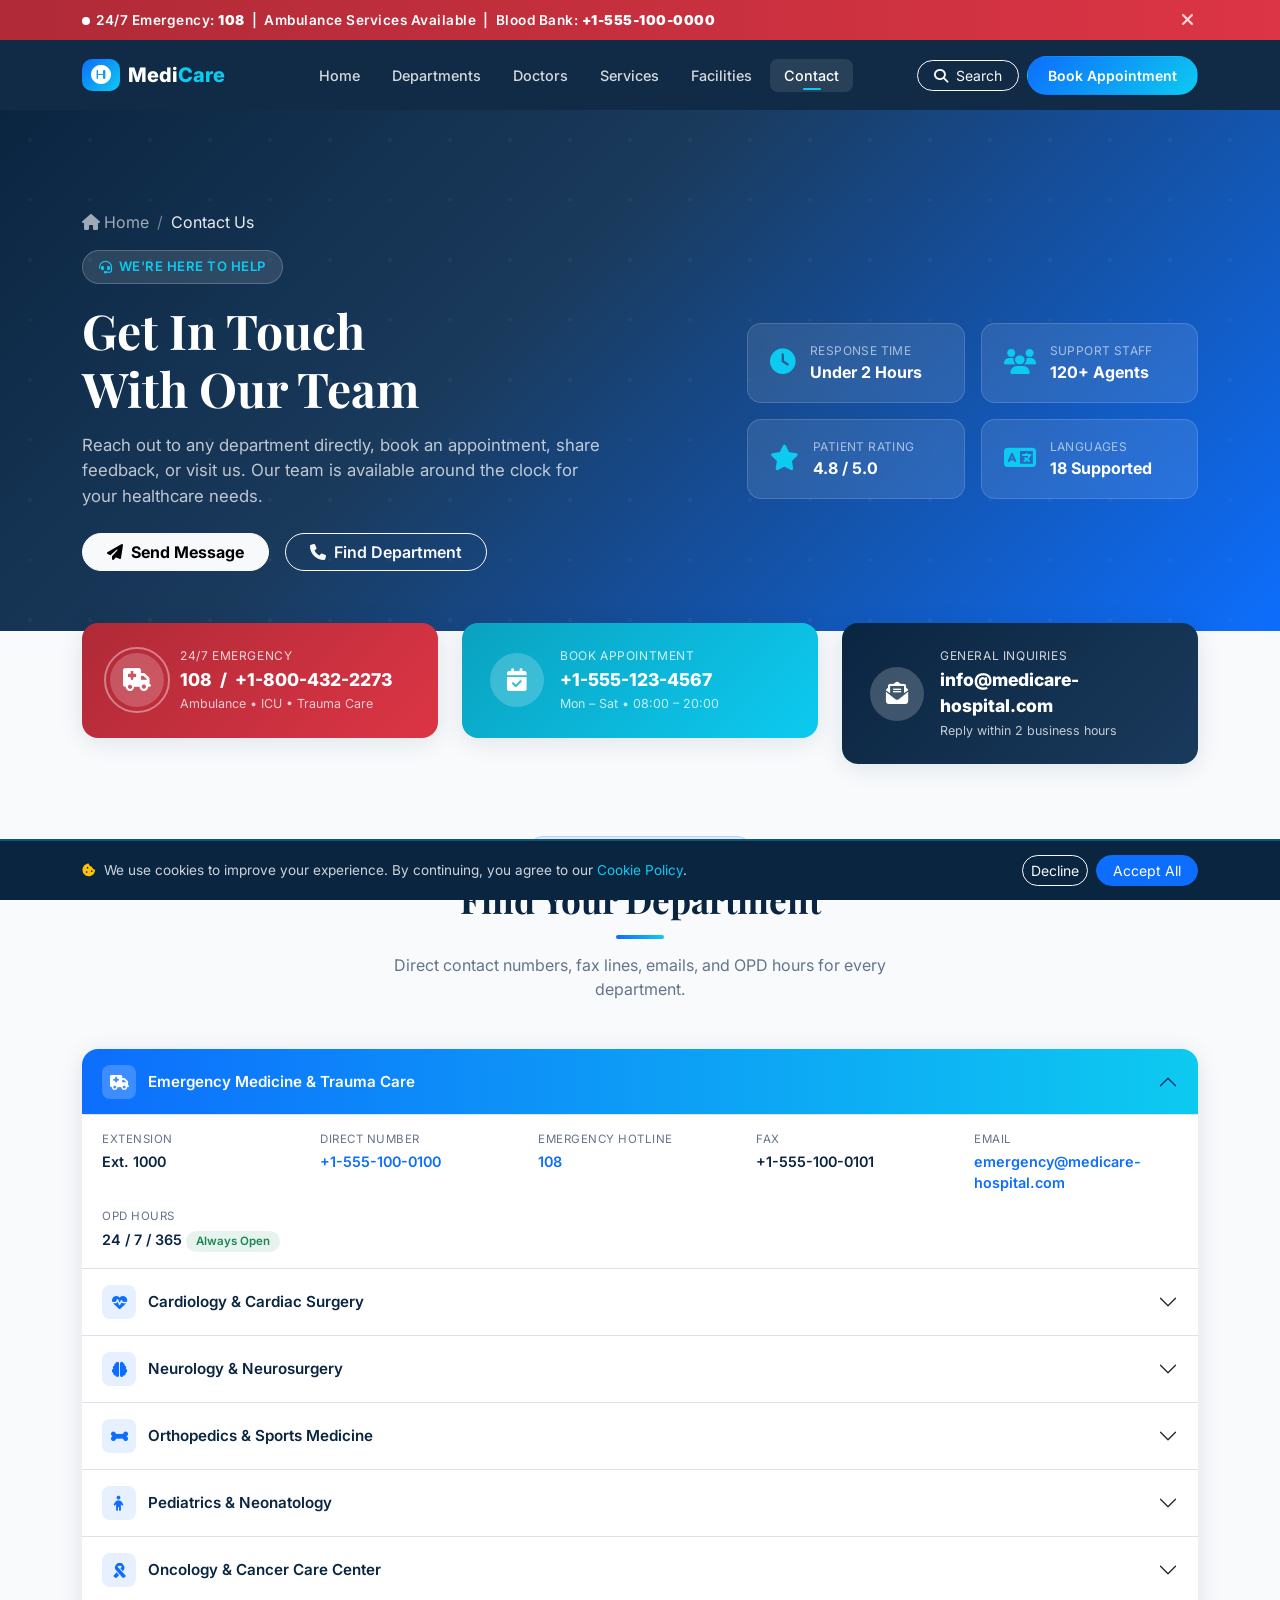
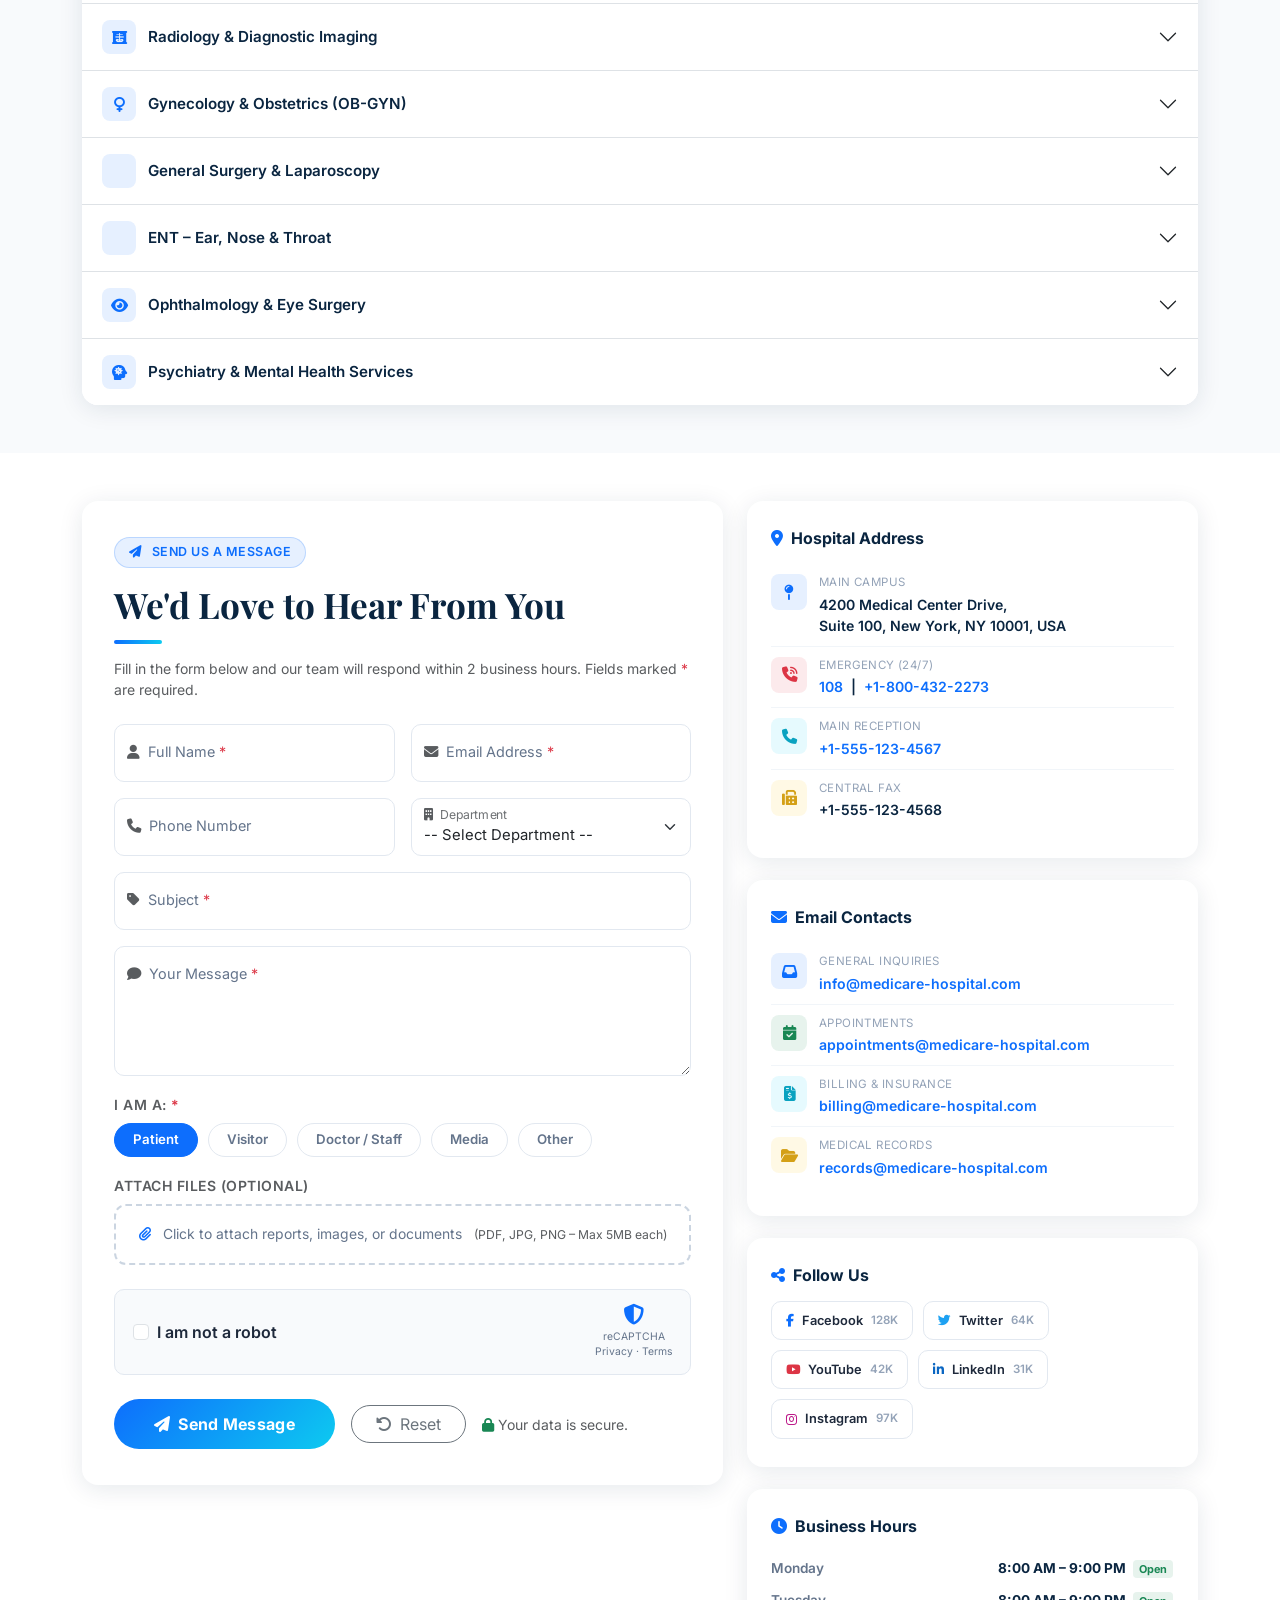
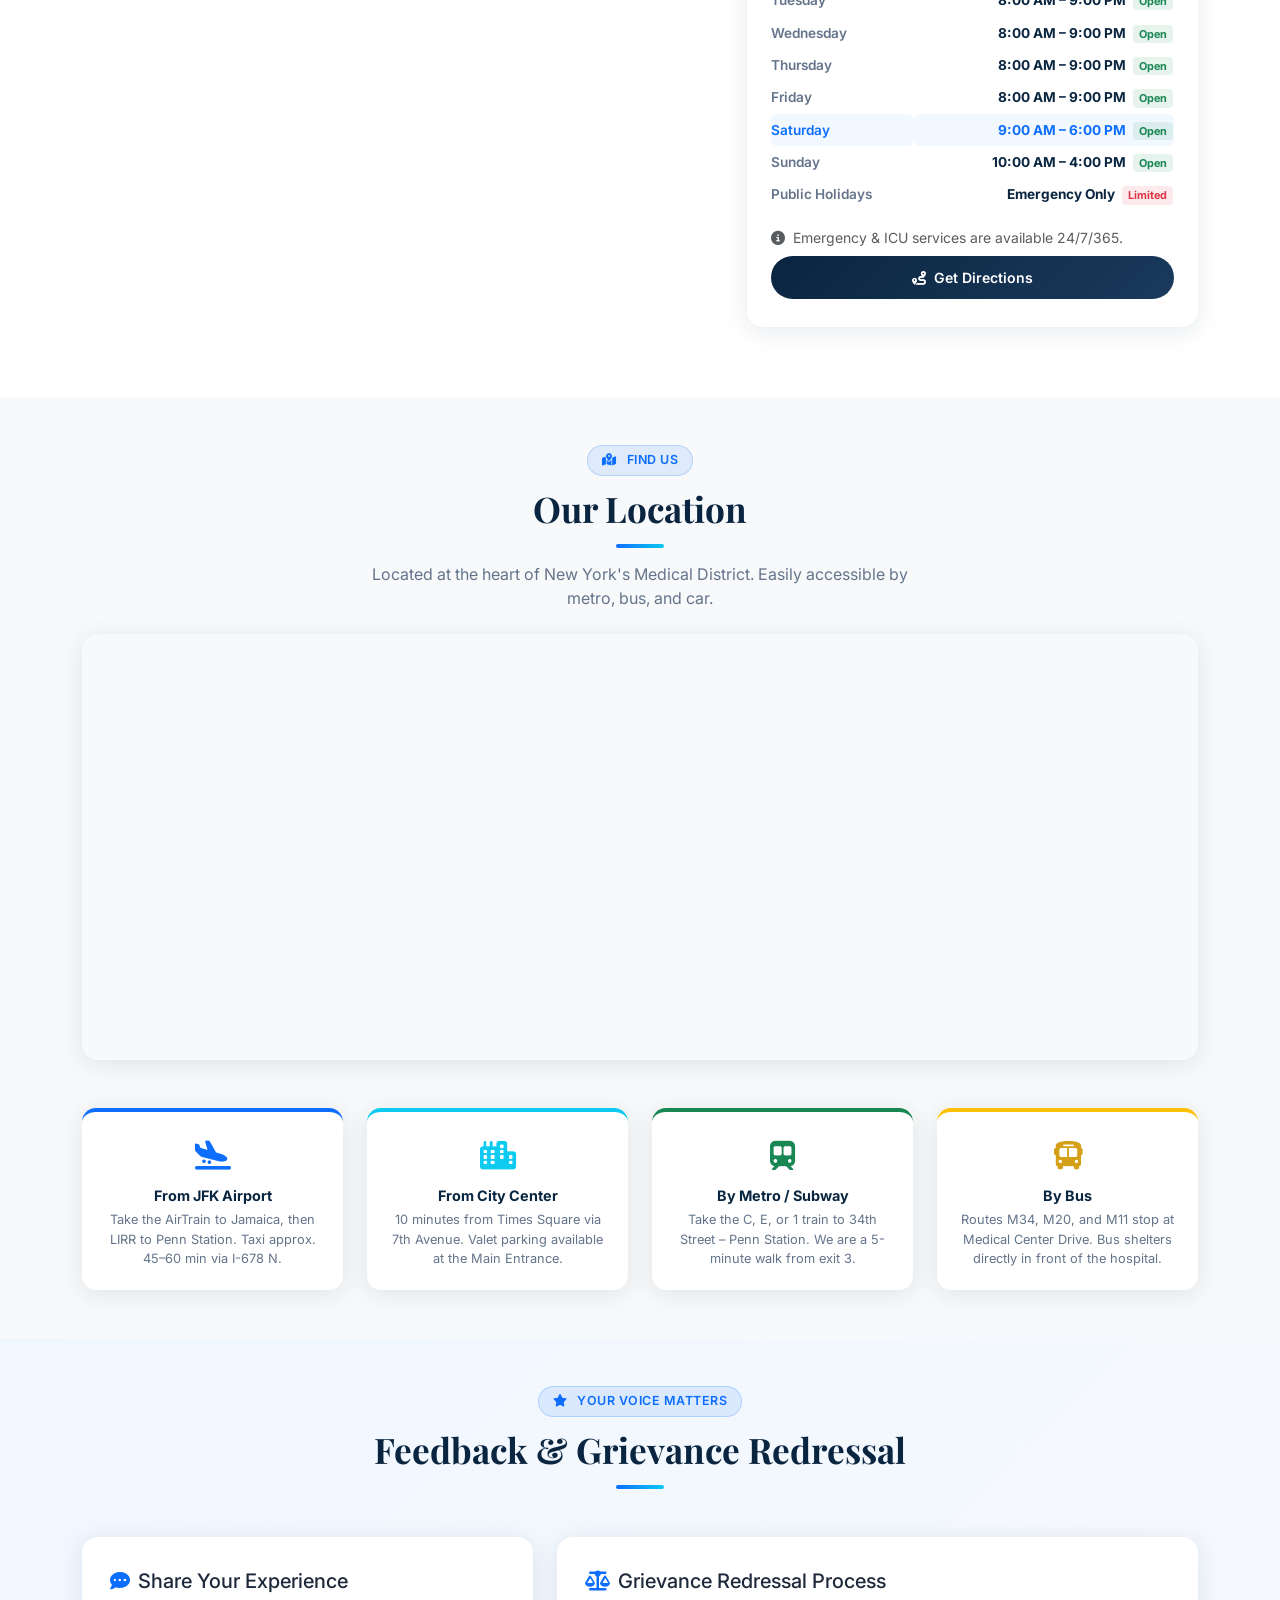
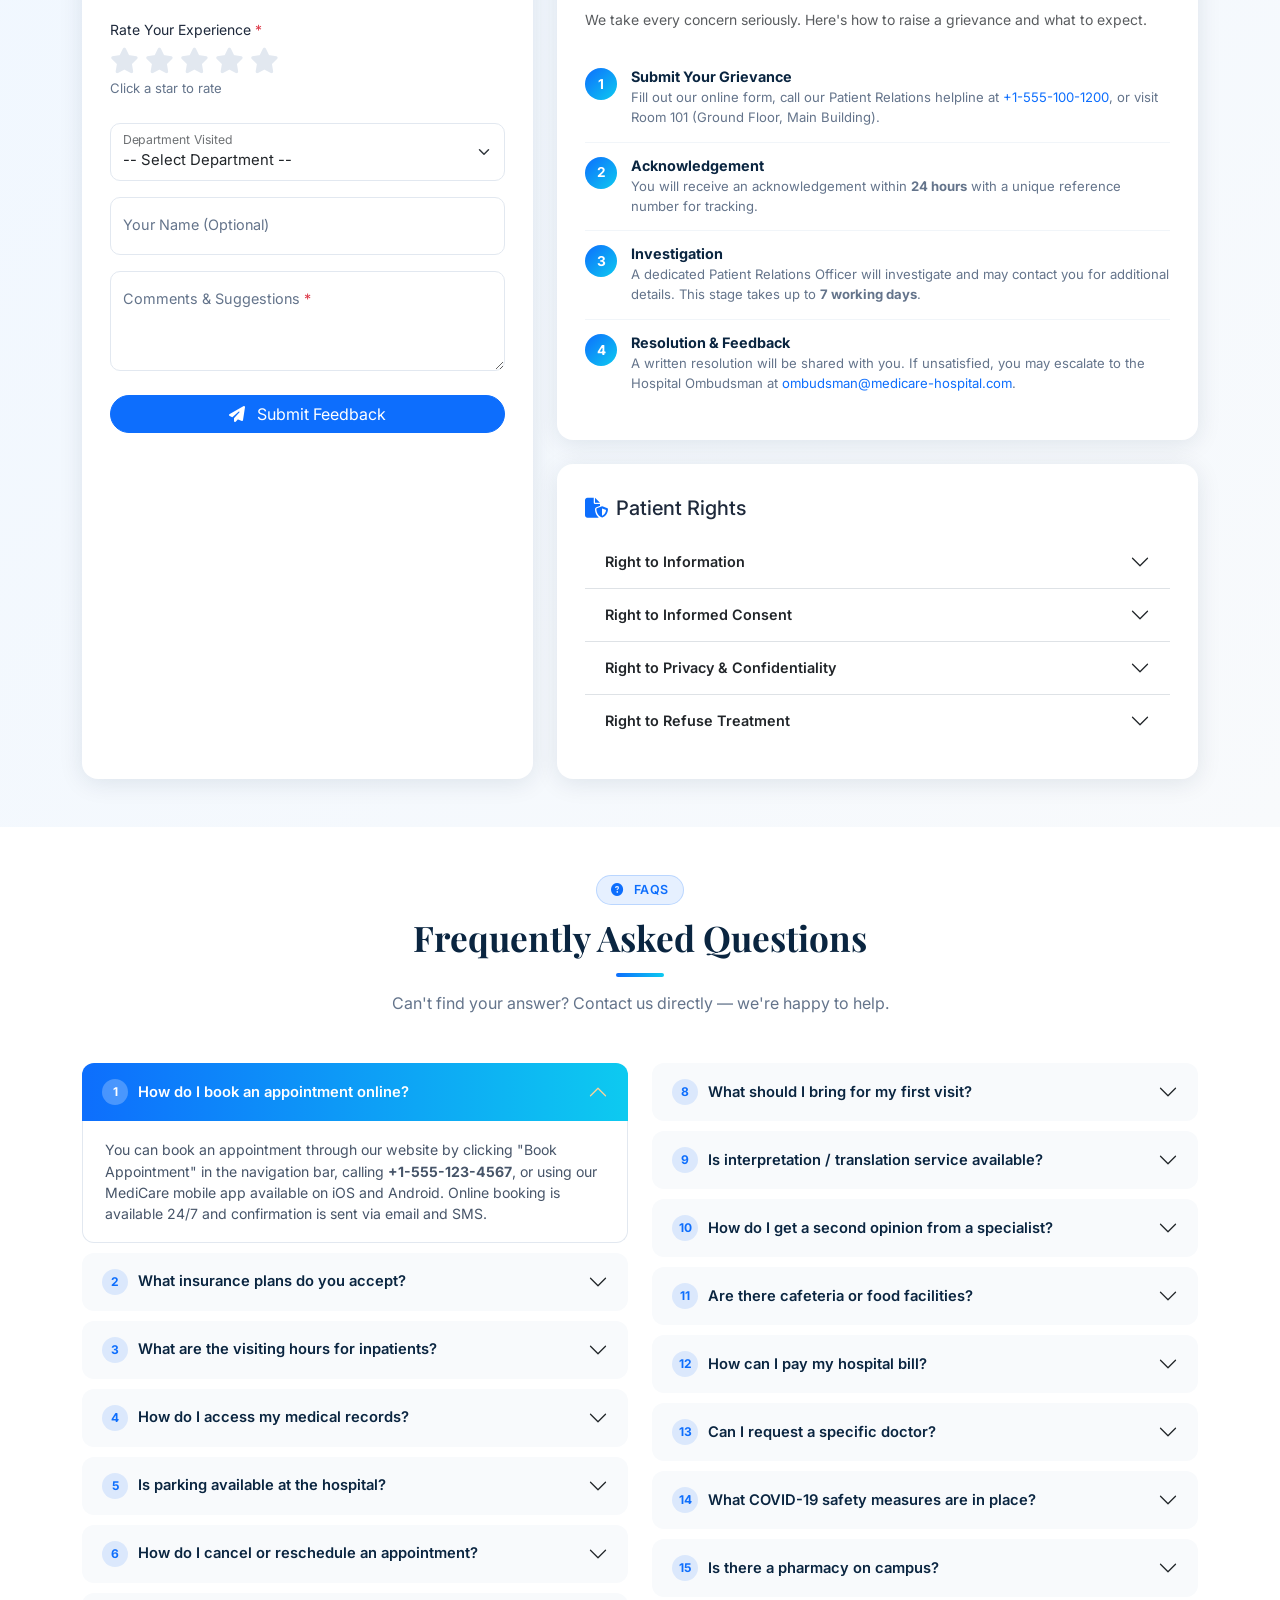
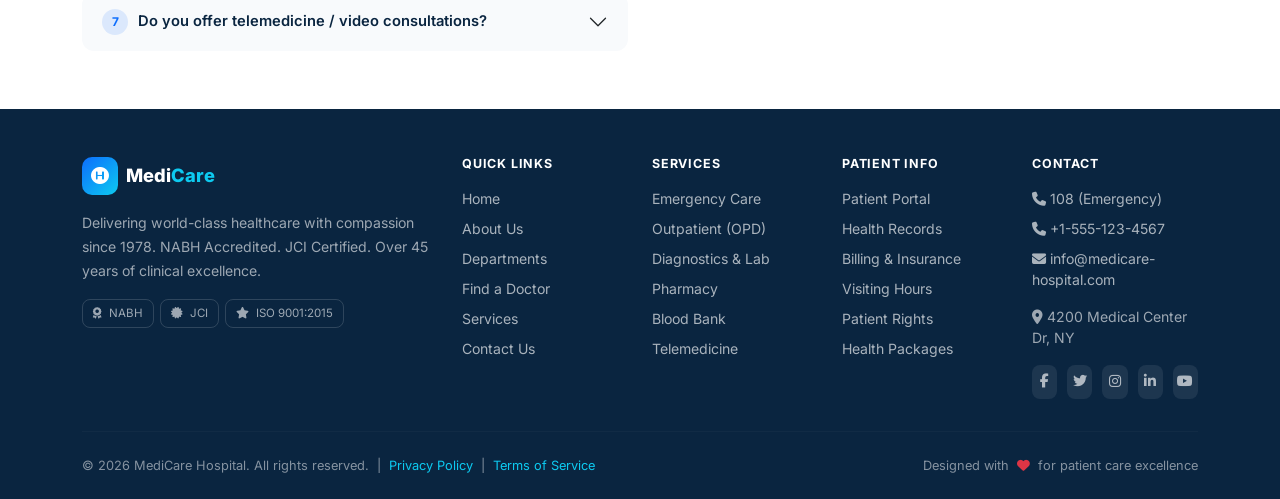
<file: contact.html>
<!DOCTYPE html>
<html lang="en">
<head>
  <meta charset="UTF-8" />
  <meta name="viewport" content="width=device-width, initial-scale=1.0" />
  <title>Contact Us | MediCare Hospital</title>
  <meta name="description" content="Contact MediCare Hospital. Reach our departments, book appointments, submit feedback, and find directions to our facility." />
  <!-- Bootstrap 5 -->
  <link rel="stylesheet" href="https://cdn.jsdelivr.net/npm/bootstrap@5.3.2/dist/css/bootstrap.min.css" />
  <!-- Font Awesome 6 -->
  <link rel="stylesheet" href="https://cdnjs.cloudflare.com/ajax/libs/font-awesome/6.5.0/css/all.min.css" />
  <!-- Google Fonts -->
  <link rel="preconnect" href="https://fonts.googleapis.com" />
  <link rel="preconnect" href="https://fonts.gstatic.com" crossorigin />
  <link href="https://fonts.googleapis.com/css2?family=Inter:wght@300;400;500;600;700;800&family=Playfair+Display:wght@600;700&display=swap" rel="stylesheet" />
  <style>
    /* ===================== ROOT VARIABLES ===================== */
    :root {
      --primary:      #0d6efd;
      --primary-dark: #0a58ca;
      --teal:         #0dcaf0;
      --teal-dark:    #0aa2c0;
      --navy:         #0a2540;
      --navy-mid:     #1a3a5c;
      --red:          #dc3545;
      --red-dark:     #b02a37;
      --gold:         #ffc107;
      --green:        #198754;
      --light-bg:     #f8fafc;
      --card-shadow:  0 4px 24px rgba(10,37,64,.10);
      --card-radius:  16px;
      --transition:   .3s cubic-bezier(.4,0,.2,1);
      --font-main:    'Inter', sans-serif;
      --font-display: 'Playfair Display', serif;
    }

    /* ===================== GLOBAL ===================== */
    *, *::before, *::after { box-sizing: border-box; }
    body {
      font-family: var(--font-main);
      background: var(--light-bg);
      color: #1e293b;
      overflow-x: hidden;
    }
    a { text-decoration: none; }
    img { max-width: 100%; }
    section { position: relative; }

    /* ===================== READING PROGRESS BAR ===================== */
    #reading-progress {
      position: fixed; top: 0; left: 0; z-index: 9999;
      height: 3px; width: 0; background: linear-gradient(90deg,#0d6efd,#0dcaf0);
      transition: width .1s linear;
    }

    /* ===================== EMERGENCY BANNER ===================== */
    #emergency-banner {
      background: linear-gradient(90deg, var(--red-dark), var(--red));
      color: #fff;
      font-size: .85rem;
      font-weight: 600;
      letter-spacing: .5px;
      padding: 7px 0;
    }
    #emergency-banner .pulse-dot {
      display: inline-block; width: 8px; height: 8px;
      border-radius: 50%; background: #fff;
      margin-right: 6px;
      animation: pulse-dot 1.2s infinite;
    }
    @keyframes pulse-dot {
      0%,100%{ opacity:1; transform:scale(1); }
      50%{ opacity:.5; transform:scale(1.5); }
    }
    #close-banner {
      background: none; border: none; color: rgba(255,255,255,.8);
      font-size: 1.1rem; cursor: pointer; padding: 0 4px;
    }
    #close-banner:hover { color: #fff; }

    /* ===================== NAVBAR ===================== */
    #mainNav {
      background: rgba(10,37,64,.97);
      backdrop-filter: blur(12px);
      -webkit-backdrop-filter: blur(12px);
      padding: 14px 0;
      transition: var(--transition);
    }
    #mainNav.scrolled {
      padding: 8px 0;
      box-shadow: 0 2px 30px rgba(0,0,0,.3);
    }
    .navbar-brand .brand-icon {
      background: linear-gradient(135deg, #0d6efd, #0dcaf0);
      border-radius: 10px; padding: 6px 9px;
      font-size: 1.25rem; color: #fff;
      display: inline-flex; align-items: center;
    }
    .navbar-brand .brand-text { color: #fff; font-weight: 800; font-size: 1.25rem; margin-left: 8px; }
    .navbar-brand .brand-text span { color: #0dcaf0; }
    .nav-link {
      color: rgba(255,255,255,.82) !important;
      font-weight: 500; font-size: .9rem;
      padding: 6px 14px !important;
      border-radius: 8px;
      transition: var(--transition);
      position: relative;
    }
    .nav-link:hover, .nav-link.active {
      color: #fff !important;
      background: rgba(255,255,255,.1);
    }
    .nav-link.active::after {
      content: ''; position: absolute; bottom: 2px; left: 50%; transform: translateX(-50%);
      width: 18px; height: 2px; background: #0dcaf0; border-radius: 2px;
    }
    .nav-cta {
      background: linear-gradient(135deg,#0d6efd,#0dcaf0) !important;
      color: #fff !important;
      border-radius: 50px !important;
      padding: 8px 20px !important;
      font-weight: 600 !important;
    }
    .nav-cta:hover { opacity: .9; background: none !important; }
    .navbar-toggler { border-color: rgba(255,255,255,.3); }
    .navbar-toggler-icon { filter: invert(1); }

    /* ===================== PAGE HERO ===================== */
    .page-hero {
      background: linear-gradient(135deg, var(--navy) 0%, #1a3a5c 40%, #0d6efd 100%);
      padding: 100px 0 60px;
      position: relative;
      overflow: hidden;
    }
    .page-hero::before {
      content: '';
      position: absolute; inset: 0;
      background: url("data:image/svg+xml,%3Csvg width='60' height='60' viewBox='0 0 60 60' xmlns='http://www.w3.org/2000/svg'%3E%3Cg fill='none' fill-rule='evenodd'%3E%3Cg fill='%23ffffff' fill-opacity='0.04'%3E%3Ccircle cx='30' cy='30' r='2'/%3E%3C/g%3E%3C/g%3E%3C/svg%3E");
    }
    .page-hero .hero-badge {
      display: inline-flex; align-items: center; gap: 6px;
      background: rgba(255,255,255,.12); border: 1px solid rgba(255,255,255,.2);
      border-radius: 50px; padding: 6px 16px; color: #0dcaf0;
      font-size: .82rem; font-weight: 600; letter-spacing: .5px;
      text-transform: uppercase; margin-bottom: 18px;
    }
    .page-hero h1 { color: #fff; font-family: var(--font-display); font-size: clamp(2rem,5vw,3rem); font-weight: 700; }
    .page-hero .subtitle { color: rgba(255,255,255,.72); font-size: 1.05rem; max-width: 520px; }
    .breadcrumb-item a { color: rgba(255,255,255,.6); }
    .breadcrumb-item.active { color: rgba(255,255,255,.9); }
    .breadcrumb-item + .breadcrumb-item::before { color: rgba(255,255,255,.4); }
    .hero-float-card {
      background: rgba(255,255,255,.1);
      border: 1px solid rgba(255,255,255,.15);
      border-radius: 14px;
      padding: 18px 22px;
      backdrop-filter: blur(8px);
      color: #fff;
      display: flex; align-items: center; gap: 14px;
    }
    .hero-float-card .icon { font-size: 1.6rem; color: #0dcaf0; }
    .hero-float-card .label { font-size: .75rem; color: rgba(255,255,255,.6); text-transform: uppercase; letter-spacing:.4px; }
    .hero-float-card .value { font-size: 1rem; font-weight: 700; }

    /* ===================== QUICK CONTACT STRIP ===================== */
    .quick-contact-strip { margin-top: -32px; position: relative; z-index: 10; }
    .qc-card {
      border-radius: var(--card-radius);
      padding: 24px 28px;
      display: flex; align-items: center; gap: 16px;
      box-shadow: var(--card-shadow);
      transition: var(--transition);
      border: none;
    }
    .qc-card:hover { transform: translateY(-4px); }
    .qc-card.emergency { background: linear-gradient(135deg,#b02a37,#dc3545); color: #fff; }
    .qc-card.appointment { background: linear-gradient(135deg,#0aa2c0,#0dcaf0); color: #fff; }
    .qc-card.general { background: linear-gradient(135deg,#0a2540,#1a3a5c); color: #fff; }
    .qc-icon {
      width: 54px; height: 54px; border-radius: 50%;
      background: rgba(255,255,255,.2);
      display: flex; align-items: center; justify-content: center;
      font-size: 1.4rem; flex-shrink: 0;
    }
    .qc-label { font-size: .75rem; text-transform: uppercase; letter-spacing: .6px; opacity: .8; margin-bottom: 2px; }
    .qc-number { font-size: 1.1rem; font-weight: 800; margin-bottom: 0; }
    .qc-sub { font-size: .78rem; opacity: .75; margin-top: 2px; }
    .pulse-ring {
      position: relative;
    }
    .pulse-ring::after {
      content: '';
      position: absolute; inset: -6px;
      border-radius: 50%;
      border: 2px solid rgba(255,255,255,.4);
      animation: pulse-ring 1.6s infinite;
    }
    @keyframes pulse-ring {
      0%{ transform:scale(1); opacity:1; }
      100%{ transform:scale(1.5); opacity:0; }
    }

    /* ===================== SECTION HEADERS ===================== */
    .section-badge {
      display: inline-flex; align-items: center; gap: 6px;
      background: rgba(13,110,253,.1); border: 1px solid rgba(13,110,253,.2);
      border-radius: 50px; padding: 5px 14px;
      color: var(--primary); font-size: .78rem; font-weight: 600;
      text-transform: uppercase; letter-spacing: .5px; margin-bottom: 12px;
    }
    .section-title { font-family: var(--font-display); font-size: clamp(1.6rem,3vw,2.2rem); font-weight: 700; color: var(--navy); }
    .section-subtitle { color: #64748b; font-size: 1rem; max-width: 580px; }
    .divider {
      width: 48px; height: 4px; border-radius: 4px;
      background: linear-gradient(90deg,#0d6efd,#0dcaf0);
      margin: 14px 0;
    }

    /* ===================== DEPT DIRECTORY (ACCORDION) ===================== */
    .dept-directory { background: #fff; border-radius: var(--card-radius); box-shadow: var(--card-shadow); overflow: hidden; }
    .dept-directory .accordion-button {
      font-weight: 600; font-size: .95rem; background: #fff;
      color: var(--navy);
    }
    .dept-directory .accordion-button:not(.collapsed) {
      background: linear-gradient(90deg,#0d6efd 0%,#0dcaf0 100%);
      color: #fff;
    }
    .dept-directory .accordion-button:not(.collapsed) .dept-icon { background: rgba(255,255,255,.2); color: #fff; }
    .dept-icon {
      width: 34px; height: 34px; border-radius: 8px;
      background: rgba(13,110,253,.1); color: var(--primary);
      display: flex; align-items: center; justify-content: center;
      font-size: .95rem; margin-right: 12px; flex-shrink: 0;
    }
    .dept-info-grid { display: grid; grid-template-columns: repeat(auto-fill, minmax(200px,1fr)); gap: 14px; }
    .dept-info-item { display: flex; flex-direction: column; }
    .dept-info-label { font-size: .72rem; text-transform: uppercase; letter-spacing: .5px; color: #64748b; margin-bottom: 2px; }
    .dept-info-value { font-size: .9rem; font-weight: 600; color: var(--navy); }
    .dept-info-value a { color: var(--primary); }
    .dept-info-value a:hover { text-decoration: underline; }
    .opd-badge { display: inline-block; background: rgba(25,135,84,.1); color: #198754; font-size: .72rem; font-weight: 600; border-radius: 50px; padding: 2px 10px; margin-top: 4px; }

    /* ===================== CONTACT FORM ===================== */
    .contact-section { background: #fff; }
    .form-wrapper {
      background: #fff; border-radius: var(--card-radius);
      box-shadow: var(--card-shadow); padding: 36px 32px;
    }
    .form-floating > .form-control, .form-floating > .form-select {
      border-radius: 10px; border-color: #e2e8f0;
      font-size: .93rem;
    }
    .form-floating > .form-control:focus, .form-floating > .form-select:focus {
      border-color: var(--primary); box-shadow: 0 0 0 3px rgba(13,110,253,.12);
    }
    .form-floating label { font-size: .9rem; color: #64748b; }
    .radio-group { display: flex; flex-wrap: wrap; gap: 10px; }
    .radio-pill input[type=radio] { display: none; }
    .radio-pill label {
      border: 1.5px solid #e2e8f0; border-radius: 50px;
      padding: 6px 18px; font-size: .83rem; font-weight: 600;
      cursor: pointer; color: #64748b; transition: var(--transition);
    }
    .radio-pill input[type=radio]:checked + label {
      background: var(--primary); border-color: var(--primary); color: #fff;
    }
    .attach-zone {
      border: 2px dashed #cbd5e1; border-radius: 12px;
      padding: 18px; text-align: center; cursor: pointer;
      color: #64748b; font-size: .87rem; transition: var(--transition);
    }
    .attach-zone:hover { border-color: var(--primary); background: rgba(13,110,253,.03); }
    .captcha-box {
      border: 1.5px solid #e2e8f0; border-radius: 10px; padding: 14px 18px;
      display: flex; align-items: center; justify-content: space-between;
      background: #f8fafc;
    }
    .captcha-logo { font-size: .65rem; color: #64748b; text-align: center; }
    .btn-submit {
      background: linear-gradient(135deg,#0d6efd,#0dcaf0);
      border: none; border-radius: 50px; padding: 13px 40px;
      color: #fff; font-weight: 700; font-size: 1rem;
      transition: var(--transition); letter-spacing: .3px;
    }
    .btn-submit:hover { opacity: .9; transform: translateY(-2px); box-shadow: 0 8px 24px rgba(13,110,253,.35); }
    .btn-submit:disabled { opacity: .7; transform: none; }

    /* ===================== SIDEBAR ===================== */
    .sidebar-card {
      background: #fff; border-radius: var(--card-radius);
      box-shadow: var(--card-shadow); padding: 28px 24px; margin-bottom: 22px;
    }
    .sidebar-card h5 { font-weight: 700; color: var(--navy); font-size: 1rem; margin-bottom: 16px; }
    .info-row { display: flex; gap: 12px; align-items: flex-start; padding: 10px 0; border-bottom: 1px solid #f1f5f9; }
    .info-row:last-child { border-bottom: none; }
    .info-icon { width: 36px; height: 36px; border-radius: 8px; display: flex; align-items: center; justify-content: center; font-size: .95rem; flex-shrink: 0; }
    .info-icon.red { background: rgba(220,53,69,.1); color: #dc3545; }
    .info-icon.blue { background: rgba(13,110,253,.1); color: #0d6efd; }
    .info-icon.teal { background: rgba(13,202,240,.1); color: #0aa2c0; }
    .info-icon.green { background: rgba(25,135,84,.1); color: #198754; }
    .info-icon.gold { background: rgba(255,193,7,.1); color: #d4a017; }
    .info-label { font-size: .72rem; text-transform: uppercase; letter-spacing: .4px; color: #94a3b8; margin-bottom: 2px; }
    .info-value { font-size: .88rem; font-weight: 600; color: var(--navy); }
    .info-value a { color: var(--primary); }
    .social-row { display: flex; gap: 10px; flex-wrap: wrap; }
    .social-btn {
      display: flex; align-items: center; gap: 8px;
      border-radius: 10px; padding: 9px 14px; font-size: .8rem;
      font-weight: 600; border: 1.5px solid #e2e8f0; color: #1e293b;
      transition: var(--transition);
    }
    .social-btn:hover { border-color: transparent; color: #fff; transform: translateY(-2px); }
    .social-btn.fb:hover { background: #1877f2; border-color:#1877f2; }
    .social-btn.tw:hover { background: #1da1f2; border-color:#1da1f2; }
    .social-btn.yt:hover { background: #ff0000; border-color:#ff0000; }
    .social-btn.li:hover { background: #0a66c2; border-color:#0a66c2; }
    .social-btn.ig:hover { background: linear-gradient(45deg,#f09433,#e6683c,#dc2743,#cc2366,#bc1888); border-color:transparent; }
    .followers { color: #94a3b8; font-size: .72rem; }
    .hours-table { width: 100%; font-size: .85rem; }
    .hours-table tr td:first-child { color: #64748b; font-weight: 600; padding: 6px 0; }
    .hours-table tr td:last-child { text-align: right; font-weight: 700; color: var(--navy); }
    .hours-table .today td { color: var(--primary) !important; background: rgba(13,110,253,.05); border-radius: 6px; }
    .open-badge { display: inline-block; background: rgba(25,135,84,.1); color: #198754; font-size: .68rem; font-weight: 700; border-radius: 4px; padding: 1px 6px; margin-left: 4px; }
    .closed-badge { background: rgba(220,53,69,.1); color: #dc3545; }
    .btn-directions {
      background: linear-gradient(135deg,#0a2540,#1a3a5c);
      color: #fff; border: none; border-radius: 50px; padding: 11px 24px;
      font-weight: 600; font-size: .88rem; width: 100%;
      transition: var(--transition);
    }
    .btn-directions:hover { opacity: .9; transform: translateY(-2px); }

    /* ===================== MAP SECTION ===================== */
    .map-section { background: #fff; }
    .map-wrapper {
      border-radius: var(--card-radius); overflow: hidden;
      box-shadow: var(--card-shadow); position: relative;
    }
    .map-placeholder {
      height: 420px; background: linear-gradient(135deg,#e2e8f0,#cbd5e1);
      display: flex; flex-direction: column; align-items: center; justify-content: center;
      color: #64748b;
    }
    .map-placeholder .map-icon { font-size: 3rem; color: #0d6efd; margin-bottom: 14px; }
    .map-placeholder p { font-size: .95rem; }
    .direction-card {
      background: #fff; border-radius: 14px; padding: 22px 18px;
      box-shadow: var(--card-shadow); text-align: center;
      border-top: 4px solid var(--primary);
      transition: var(--transition);
    }
    .direction-card:hover { transform: translateY(-4px); }
    .direction-card .dir-icon { font-size: 1.8rem; color: var(--primary); margin-bottom: 10px; }
    .direction-card h6 { font-weight: 700; color: var(--navy); font-size: .9rem; margin-bottom: 6px; }
    .direction-card p { font-size: .8rem; color: #64748b; margin: 0; }
    .direction-card.teal { border-top-color: #0dcaf0; }
    .direction-card.teal .dir-icon { color: #0dcaf0; }
    .direction-card.green { border-top-color: #198754; }
    .direction-card.green .dir-icon { color: #198754; }
    .direction-card.gold { border-top-color: #ffc107; }
    .direction-card.gold .dir-icon { color: #d4a017; }

    /* ===================== FEEDBACK / GRIEVANCE ===================== */
    .feedback-section { background: linear-gradient(135deg,#f0f7ff,#f8fafc); }
    .feedback-card {
      background: #fff; border-radius: var(--card-radius);
      box-shadow: var(--card-shadow); padding: 32px 28px;
    }
    .star-rating { display: flex; gap: 6px; font-size: 1.6rem; cursor: pointer; }
    .star-rating i { color: #e2e8f0; transition: var(--transition); }
    .star-rating i.active, .star-rating i.hover { color: var(--gold); }
    .star-label { font-size: .82rem; color: #64748b; margin-top: 6px; }
    .grievance-steps { list-style: none; padding: 0; margin: 0; counter-reset: step; }
    .grievance-steps li {
      display: flex; gap: 14px; align-items: flex-start;
      padding: 14px 0; border-bottom: 1px solid #f1f5f9;
      counter-increment: step;
    }
    .grievance-steps li:last-child { border-bottom: none; }
    .step-num {
      width: 32px; height: 32px; border-radius: 50%;
      background: linear-gradient(135deg,#0d6efd,#0dcaf0);
      color: #fff; font-weight: 700; font-size: .85rem;
      display: flex; align-items: center; justify-content: center;
      flex-shrink: 0;
    }
    .step-text h6 { font-weight: 700; color: var(--navy); font-size: .9rem; margin-bottom: 3px; }
    .step-text p { font-size: .82rem; color: #64748b; margin: 0; }
    .rights-accordion .accordion-button { font-size: .9rem; font-weight: 600; }
    .rights-accordion .accordion-body { font-size: .85rem; color: #475569; }

    /* ===================== FAQ SECTION ===================== */
    .faq-section { background: #fff; }
    .faq-accordion .accordion-item { border: none; margin-bottom: 10px; }
    .faq-accordion .accordion-button {
      border-radius: 12px !important; font-weight: 600; font-size: .92rem;
      background: #f8fafc; color: var(--navy);
      box-shadow: none;
    }
    .faq-accordion .accordion-button:not(.collapsed) {
      background: linear-gradient(90deg,#0d6efd,#0dcaf0);
      color: #fff; border-radius: 12px 12px 0 0 !important;
    }
    .faq-accordion .accordion-button::after { filter: none; }
    .faq-accordion .accordion-button:not(.collapsed)::after { filter: invert(1); }
    .faq-accordion .accordion-body {
      background: #fff; border: 1.5px solid #e2e8f0;
      border-top: none; border-radius: 0 0 12px 12px;
      font-size: .88rem; color: #475569; padding: 18px 22px;
    }
    .faq-count {
      display: inline-flex; align-items: center; justify-content: center;
      width: 26px; height: 26px; border-radius: 50%;
      background: rgba(13,110,253,.12); color: var(--primary);
      font-size: .75rem; font-weight: 700; margin-right: 10px; flex-shrink: 0;
    }
    .faq-accordion .accordion-button:not(.collapsed) .faq-count {
      background: rgba(255,255,255,.25); color: #fff;
    }

    /* ===================== FOOTER ===================== */
    footer {
      background: var(--navy);
      color: rgba(255,255,255,.72);
      font-size: .88rem;
    }
    .footer-brand .brand-icon { background: linear-gradient(135deg,#0d6efd,#0dcaf0); border-radius: 10px; padding: 6px 9px; font-size: 1.1rem; color: #fff; }
    .footer-brand .brand-text { color: #fff; font-weight: 800; font-size: 1.15rem; margin-left: 8px; }
    .footer-brand .brand-text span { color: #0dcaf0; }
    footer h6 { color: #fff; font-weight: 700; text-transform: uppercase; letter-spacing: .8px; font-size: .78rem; margin-bottom: 16px; }
    footer ul { list-style: none; padding: 0; margin: 0; }
    footer ul li { margin-bottom: 9px; }
    footer ul li a { color: rgba(255,255,255,.65); transition: var(--transition); }
    footer ul li a:hover { color: #0dcaf0; padding-left: 4px; }
    .footer-divider { border-color: rgba(255,255,255,.1); margin: 32px 0 24px; }
    .footer-bottom { color: rgba(255,255,255,.5); font-size: .8rem; }
    .footer-social { display: flex; gap: 10px; }
    .footer-social a {
      width: 34px; height: 34px; border-radius: 8px;
      background: rgba(255,255,255,.08); color: rgba(255,255,255,.65);
      display: flex; align-items: center; justify-content: center;
      transition: var(--transition); font-size: .88rem;
    }
    .footer-social a:hover { background: #0d6efd; color: #fff; }
    .accred-badge { display: inline-block; border: 1px solid rgba(255,255,255,.15); border-radius: 8px; padding: 5px 10px; font-size: .72rem; color: rgba(255,255,255,.6); margin-right: 6px; margin-bottom: 6px; }

    /* ===================== TOAST ===================== */
    #toast-container { position: fixed; bottom: 24px; right: 24px; z-index: 9999; display: flex; flex-direction: column; gap: 10px; }
    .custom-toast {
      background: #fff; border-radius: 14px; padding: 16px 20px;
      box-shadow: 0 8px 40px rgba(0,0,0,.15); min-width: 280px;
      display: flex; align-items: center; gap: 14px;
      animation: toast-in .3s ease;
      border-left: 4px solid var(--primary);
    }
    .custom-toast.success { border-left-color: #198754; }
    .custom-toast.error { border-left-color: #dc3545; }
    .custom-toast .t-icon { font-size: 1.2rem; }
    .custom-toast.success .t-icon { color: #198754; }
    .custom-toast.error .t-icon { color: #dc3545; }
    .custom-toast .t-title { font-weight: 700; font-size: .9rem; color: var(--navy); }
    .custom-toast .t-msg { font-size: .8rem; color: #64748b; }
    .custom-toast .t-close { margin-left: auto; background: none; border: none; color: #94a3b8; cursor: pointer; font-size: .9rem; }
    @keyframes toast-in { from { opacity:0; transform:translateX(40px); } to { opacity:1; transform:none; } }

    /* ===================== BACK TO TOP ===================== */
    #back-to-top {
      position: fixed; bottom: 80px; right: 24px; z-index: 999;
      width: 44px; height: 44px; border-radius: 50%;
      background: linear-gradient(135deg,#0d6efd,#0dcaf0);
      color: #fff; border: none;
      display: flex; align-items: center; justify-content: center;
      font-size: 1.1rem; box-shadow: 0 4px 16px rgba(13,110,253,.4);
      opacity: 0; pointer-events: none; transition: var(--transition);
    }
    #back-to-top.show { opacity: 1; pointer-events: all; }
    #back-to-top:hover { transform: translateY(-3px); }

    /* ===================== COOKIE BANNER ===================== */
    #cookie-banner {
      position: fixed; bottom: 0; left: 0; right: 0; z-index: 9998;
      background: var(--navy); color: #fff; padding: 14px 0;
      border-top: 2px solid rgba(13,202,240,.3);
      transform: translateY(100%); transition: var(--transition);
    }
    #cookie-banner.show { transform: none; }
    #cookie-banner p { font-size: .85rem; color: rgba(255,255,255,.8); margin: 0; }
    #cookie-banner a { color: #0dcaf0; }

    /* ===================== RESPONSIVE ===================== */
    @media(max-width: 992px) {
      .form-wrapper { padding: 24px 18px; }
    }
    @media(max-width: 768px) {
      .page-hero { padding: 80px 0 50px; }
      .quick-contact-strip { margin-top: 0; margin-bottom: 24px; }
      .dept-info-grid { grid-template-columns: 1fr 1fr; }
      .hero-float-card { display: none; }
    }
    @media(max-width: 576px) {
      .dept-info-grid { grid-template-columns: 1fr; }
      .radio-group { gap: 6px; }
    }

    /* ===================== ANIMATE ON SCROLL ===================== */
    [data-animate] { opacity: 0; transform: translateY(28px); transition: opacity .6s ease, transform .6s ease; }
    [data-animate].animated { opacity: 1; transform: none; }
    [data-animate][data-delay="100"] { transition-delay: .1s; }
    [data-animate][data-delay="200"] { transition-delay: .2s; }
    [data-animate][data-delay="300"] { transition-delay: .3s; }
    [data-animate][data-delay="400"] { transition-delay: .4s; }
    [data-animate][data-delay="500"] { transition-delay: .5s; }
  </style>
</head>
<body>

<!-- Reading Progress Bar -->
<div id="reading-progress"></div>

<!-- Emergency Banner -->
<div id="emergency-banner">
  <div class="container d-flex align-items-center justify-content-between">
    <span><span class="pulse-dot"></span>24/7 Emergency: <strong>108</strong> &nbsp;|&nbsp; Ambulance Services Available &nbsp;|&nbsp; Blood Bank: <strong>+1-555-100-0000</strong></span>
    <button id="close-banner" aria-label="Close"><i class="fa fa-times"></i></button>
  </div>
</div>

<!-- Navbar -->
<nav id="mainNav" class="navbar navbar-expand-lg sticky-top">
  <div class="container">
    <a class="navbar-brand d-flex align-items-center" href="index.html">
      <span class="brand-icon"><i class="fa-solid fa-hospital-symbol"></i></span>
      <span class="brand-text">Medi<span>Care</span></span>
    </a>
    <button class="navbar-toggler" type="button" data-bs-toggle="collapse" data-bs-target="#navbarNav">
      <span class="navbar-toggler-icon"></span>
    </button>
    <div class="collapse navbar-collapse" id="navbarNav">
      <ul class="navbar-nav mx-auto gap-1">
        <li class="nav-item"><a class="nav-link" href="index.html">Home</a></li>
        <li class="nav-item"><a class="nav-link" href="departments.html">Departments</a></li>
        <li class="nav-item"><a class="nav-link" href="doctors.html">Doctors</a></li>
        <li class="nav-item"><a class="nav-link" href="services.html">Services</a></li>
        <li class="nav-item"><a class="nav-link" href="facilities.html">Facilities</a></li>
        <li class="nav-item"><a class="nav-link active" href="contact.html">Contact</a></li>
      </ul>
      <div class="d-flex align-items-center gap-2">
        <button class="btn btn-sm btn-outline-light rounded-pill px-3" id="searchToggle"><i class="fa fa-search me-1"></i> Search</button>
        <a href="doctors.html" class="btn btn-sm nav-cta">Book Appointment</a>
      </div>
    </div>
  </div>
</nav>

<!-- Page Hero -->
<section class="page-hero">
  <div class="container">
    <nav aria-label="breadcrumb" class="mb-3">
      <ol class="breadcrumb mb-0">
        <li class="breadcrumb-item"><a href="index.html"><i class="fa fa-home me-1"></i>Home</a></li>
        <li class="breadcrumb-item active">Contact Us</li>
      </ol>
    </nav>
    <div class="row align-items-center">
      <div class="col-lg-7">
        <div class="hero-badge"><i class="fa-solid fa-headset"></i> We're Here to Help</div>
        <h1 class="mb-3">Get In Touch<br>With Our Team</h1>
        <p class="subtitle">Reach out to any department directly, book an appointment, share feedback, or visit us. Our team is available around the clock for your healthcare needs.</p>
        <div class="d-flex gap-3 mt-4 flex-wrap">
          <a href="#contact-form" class="btn btn-light fw-bold rounded-pill px-4"><i class="fa fa-paper-plane me-2"></i>Send Message</a>
          <a href="#dept-directory" class="btn btn-outline-light fw-semibold rounded-pill px-4"><i class="fa fa-phone me-2"></i>Find Department</a>
        </div>
      </div>
      <div class="col-lg-5 mt-4 mt-lg-0">
        <div class="row g-3">
          <div class="col-6">
            <div class="hero-float-card">
              <div class="icon"><i class="fa-solid fa-clock"></i></div>
              <div>
                <div class="label">Response Time</div>
                <div class="value">Under 2 Hours</div>
              </div>
            </div>
          </div>
          <div class="col-6">
            <div class="hero-float-card">
              <div class="icon"><i class="fa-solid fa-users"></i></div>
              <div>
                <div class="label">Support Staff</div>
                <div class="value">120+ Agents</div>
              </div>
            </div>
          </div>
          <div class="col-6">
            <div class="hero-float-card">
              <div class="icon"><i class="fa-solid fa-star"></i></div>
              <div>
                <div class="label">Patient Rating</div>
                <div class="value">4.8 / 5.0</div>
              </div>
            </div>
          </div>
          <div class="col-6">
            <div class="hero-float-card">
              <div class="icon"><i class="fa-solid fa-language"></i></div>
              <div>
                <div class="label">Languages</div>
                <div class="value">18 Supported</div>
              </div>
            </div>
          </div>
        </div>
      </div>
    </div>
  </div>
</section>

<!-- Quick Contact Strip -->
<div class="quick-contact-strip py-4">
  <div class="container">
    <div class="row g-4">
      <div class="col-md-4" data-animate data-delay="100">
        <div class="qc-card emergency">
          <div class="qc-icon pulse-ring"><i class="fa-solid fa-truck-medical"></i></div>
          <div>
            <div class="qc-label">24/7 Emergency</div>
            <div class="qc-number">108 &nbsp;/&nbsp; +1-800-432-2273</div>
            <div class="qc-sub">Ambulance &bull; ICU &bull; Trauma Care</div>
          </div>
        </div>
      </div>
      <div class="col-md-4" data-animate data-delay="200">
        <div class="qc-card appointment">
          <div class="qc-icon"><i class="fa-solid fa-calendar-check"></i></div>
          <div>
            <div class="qc-label">Book Appointment</div>
            <div class="qc-number">+1-555-123-4567</div>
            <div class="qc-sub">Mon – Sat &bull; 08:00 – 20:00</div>
          </div>
        </div>
      </div>
      <div class="col-md-4" data-animate data-delay="300">
        <div class="qc-card general">
          <div class="qc-icon"><i class="fa-solid fa-envelope-open-text"></i></div>
          <div>
            <div class="qc-label">General Inquiries</div>
            <div class="qc-number">info@medicare-hospital.com</div>
            <div class="qc-sub">Reply within 2 business hours</div>
          </div>
        </div>
      </div>
    </div>
  </div>
</div>

<!-- Department Phone Directory -->
<section id="dept-directory" class="py-5">
  <div class="container">
    <div class="text-center mb-5" data-animate>
      <div class="section-badge"><i class="fa-solid fa-building-columns me-1"></i> Department Directory</div>
      <h2 class="section-title">Find Your Department</h2>
      <div class="divider mx-auto"></div>
      <p class="section-subtitle mx-auto">Direct contact numbers, fax lines, emails, and OPD hours for every department.</p>
    </div>
    <div class="dept-directory" data-animate>
      <div class="accordion" id="deptAccordion">

        <!-- Emergency -->
        <div class="accordion-item border-0 border-bottom">
          <h2 class="accordion-header">
            <button class="accordion-button" type="button" data-bs-toggle="collapse" data-bs-target="#dept1">
              <div class="dept-icon"><i class="fa-solid fa-truck-medical"></i></div>
              Emergency Medicine &amp; Trauma Care
            </button>
          </h2>
          <div id="dept1" class="accordion-collapse collapse show" data-bs-parent="#deptAccordion">
            <div class="accordion-body">
              <div class="dept-info-grid">
                <div class="dept-info-item"><span class="dept-info-label">Extension</span><span class="dept-info-value">Ext. 1000</span></div>
                <div class="dept-info-item"><span class="dept-info-label">Direct Number</span><span class="dept-info-value"><a href="tel:+15551000100">+1-555-100-0100</a></span></div>
                <div class="dept-info-item"><span class="dept-info-label">Emergency Hotline</span><span class="dept-info-value"><a href="tel:108">108</a></span></div>
                <div class="dept-info-item"><span class="dept-info-label">Fax</span><span class="dept-info-value">+1-555-100-0101</span></div>
                <div class="dept-info-item"><span class="dept-info-label">Email</span><span class="dept-info-value"><a href="mailto:emergency@medicare-hospital.com">emergency@medicare-hospital.com</a></span></div>
                <div class="dept-info-item"><span class="dept-info-label">OPD Hours</span><span class="dept-info-value">24 / 7 / 365 <span class="opd-badge">Always Open</span></span></div>
              </div>
            </div>
          </div>
        </div>

        <!-- Cardiology -->
        <div class="accordion-item border-0 border-bottom">
          <h2 class="accordion-header">
            <button class="accordion-button collapsed" type="button" data-bs-toggle="collapse" data-bs-target="#dept2">
              <div class="dept-icon"><i class="fa-solid fa-heart-pulse"></i></div>
              Cardiology &amp; Cardiac Surgery
            </button>
          </h2>
          <div id="dept2" class="accordion-collapse collapse" data-bs-parent="#deptAccordion">
            <div class="accordion-body">
              <div class="dept-info-grid">
                <div class="dept-info-item"><span class="dept-info-label">Extension</span><span class="dept-info-value">Ext. 1010</span></div>
                <div class="dept-info-item"><span class="dept-info-label">Direct Number</span><span class="dept-info-value"><a href="tel:+15551001010">+1-555-100-1010</a></span></div>
                <div class="dept-info-item"><span class="dept-info-label">Appointment</span><span class="dept-info-value"><a href="tel:+15551001011">+1-555-100-1011</a></span></div>
                <div class="dept-info-item"><span class="dept-info-label">Fax</span><span class="dept-info-value">+1-555-100-1012</span></div>
                <div class="dept-info-item"><span class="dept-info-label">Email</span><span class="dept-info-value"><a href="mailto:cardiology@medicare-hospital.com">cardiology@medicare-hospital.com</a></span></div>
                <div class="dept-info-item"><span class="dept-info-label">OPD Hours</span><span class="dept-info-value">Mon–Fri 9 AM–5 PM, Sat 9 AM–1 PM <span class="opd-badge">Open</span></span></div>
              </div>
            </div>
          </div>
        </div>

        <!-- Neurology -->
        <div class="accordion-item border-0 border-bottom">
          <h2 class="accordion-header">
            <button class="accordion-button collapsed" type="button" data-bs-toggle="collapse" data-bs-target="#dept3">
              <div class="dept-icon"><i class="fa-solid fa-brain"></i></div>
              Neurology &amp; Neurosurgery
            </button>
          </h2>
          <div id="dept3" class="accordion-collapse collapse" data-bs-parent="#deptAccordion">
            <div class="accordion-body">
              <div class="dept-info-grid">
                <div class="dept-info-item"><span class="dept-info-label">Extension</span><span class="dept-info-value">Ext. 1020</span></div>
                <div class="dept-info-item"><span class="dept-info-label">Direct Number</span><span class="dept-info-value"><a href="tel:+15551001020">+1-555-100-1020</a></span></div>
                <div class="dept-info-item"><span class="dept-info-label">Appointment</span><span class="dept-info-value"><a href="tel:+15551001021">+1-555-100-1021</a></span></div>
                <div class="dept-info-item"><span class="dept-info-label">Fax</span><span class="dept-info-value">+1-555-100-1022</span></div>
                <div class="dept-info-item"><span class="dept-info-label">Email</span><span class="dept-info-value"><a href="mailto:neurology@medicare-hospital.com">neurology@medicare-hospital.com</a></span></div>
                <div class="dept-info-item"><span class="dept-info-label">OPD Hours</span><span class="dept-info-value">Mon, Wed, Fri 10 AM–4 PM <span class="opd-badge">Open</span></span></div>
              </div>
            </div>
          </div>
        </div>

        <!-- Orthopedics -->
        <div class="accordion-item border-0 border-bottom">
          <h2 class="accordion-header">
            <button class="accordion-button collapsed" type="button" data-bs-toggle="collapse" data-bs-target="#dept4">
              <div class="dept-icon"><i class="fa-solid fa-bone"></i></div>
              Orthopedics &amp; Sports Medicine
            </button>
          </h2>
          <div id="dept4" class="accordion-collapse collapse" data-bs-parent="#deptAccordion">
            <div class="accordion-body">
              <div class="dept-info-grid">
                <div class="dept-info-item"><span class="dept-info-label">Extension</span><span class="dept-info-value">Ext. 1030</span></div>
                <div class="dept-info-item"><span class="dept-info-label">Direct Number</span><span class="dept-info-value"><a href="tel:+15551001030">+1-555-100-1030</a></span></div>
                <div class="dept-info-item"><span class="dept-info-label">Appointment</span><span class="dept-info-value"><a href="tel:+15551001031">+1-555-100-1031</a></span></div>
                <div class="dept-info-item"><span class="dept-info-label">Fax</span><span class="dept-info-value">+1-555-100-1032</span></div>
                <div class="dept-info-item"><span class="dept-info-label">Email</span><span class="dept-info-value"><a href="mailto:ortho@medicare-hospital.com">ortho@medicare-hospital.com</a></span></div>
                <div class="dept-info-item"><span class="dept-info-label">OPD Hours</span><span class="dept-info-value">Mon–Sat 8 AM–6 PM <span class="opd-badge">Open</span></span></div>
              </div>
            </div>
          </div>
        </div>

        <!-- Pediatrics -->
        <div class="accordion-item border-0 border-bottom">
          <h2 class="accordion-header">
            <button class="accordion-button collapsed" type="button" data-bs-toggle="collapse" data-bs-target="#dept5">
              <div class="dept-icon"><i class="fa-solid fa-child"></i></div>
              Pediatrics &amp; Neonatology
            </button>
          </h2>
          <div id="dept5" class="accordion-collapse collapse" data-bs-parent="#deptAccordion">
            <div class="accordion-body">
              <div class="dept-info-grid">
                <div class="dept-info-item"><span class="dept-info-label">Extension</span><span class="dept-info-value">Ext. 1040</span></div>
                <div class="dept-info-item"><span class="dept-info-label">Direct Number</span><span class="dept-info-value"><a href="tel:+15551001040">+1-555-100-1040</a></span></div>
                <div class="dept-info-item"><span class="dept-info-label">NICU</span><span class="dept-info-value"><a href="tel:+15551001043">+1-555-100-1043</a></span></div>
                <div class="dept-info-item"><span class="dept-info-label">Fax</span><span class="dept-info-value">+1-555-100-1042</span></div>
                <div class="dept-info-item"><span class="dept-info-label">Email</span><span class="dept-info-value"><a href="mailto:pediatrics@medicare-hospital.com">pediatrics@medicare-hospital.com</a></span></div>
                <div class="dept-info-item"><span class="dept-info-label">OPD Hours</span><span class="dept-info-value">Mon–Sat 9 AM–7 PM <span class="opd-badge">Open</span></span></div>
              </div>
            </div>
          </div>
        </div>

        <!-- Oncology -->
        <div class="accordion-item border-0 border-bottom">
          <h2 class="accordion-header">
            <button class="accordion-button collapsed" type="button" data-bs-toggle="collapse" data-bs-target="#dept6">
              <div class="dept-icon"><i class="fa-solid fa-ribbon"></i></div>
              Oncology &amp; Cancer Care Center
            </button>
          </h2>
          <div id="dept6" class="accordion-collapse collapse" data-bs-parent="#deptAccordion">
            <div class="accordion-body">
              <div class="dept-info-grid">
                <div class="dept-info-item"><span class="dept-info-label">Extension</span><span class="dept-info-value">Ext. 1050</span></div>
                <div class="dept-info-item"><span class="dept-info-label">Direct Number</span><span class="dept-info-value"><a href="tel:+15551001050">+1-555-100-1050</a></span></div>
                <div class="dept-info-item"><span class="dept-info-label">Chemotherapy Unit</span><span class="dept-info-value"><a href="tel:+15551001053">+1-555-100-1053</a></span></div>
                <div class="dept-info-item"><span class="dept-info-label">Fax</span><span class="dept-info-value">+1-555-100-1052</span></div>
                <div class="dept-info-item"><span class="dept-info-label">Email</span><span class="dept-info-value"><a href="mailto:oncology@medicare-hospital.com">oncology@medicare-hospital.com</a></span></div>
                <div class="dept-info-item"><span class="dept-info-label">OPD Hours</span><span class="dept-info-value">Mon–Fri 9 AM–5 PM <span class="opd-badge">Open</span></span></div>
              </div>
            </div>
          </div>
        </div>

        <!-- Radiology -->
        <div class="accordion-item border-0 border-bottom">
          <h2 class="accordion-header">
            <button class="accordion-button collapsed" type="button" data-bs-toggle="collapse" data-bs-target="#dept7">
              <div class="dept-icon"><i class="fa-solid fa-x-ray"></i></div>
              Radiology &amp; Diagnostic Imaging
            </button>
          </h2>
          <div id="dept7" class="accordion-collapse collapse" data-bs-parent="#deptAccordion">
            <div class="accordion-body">
              <div class="dept-info-grid">
                <div class="dept-info-item"><span class="dept-info-label">Extension</span><span class="dept-info-value">Ext. 1060</span></div>
                <div class="dept-info-item"><span class="dept-info-label">Direct Number</span><span class="dept-info-value"><a href="tel:+15551001060">+1-555-100-1060</a></span></div>
                <div class="dept-info-item"><span class="dept-info-label">MRI / CT Unit</span><span class="dept-info-value"><a href="tel:+15551001063">+1-555-100-1063</a></span></div>
                <div class="dept-info-item"><span class="dept-info-label">Fax</span><span class="dept-info-value">+1-555-100-1062</span></div>
                <div class="dept-info-item"><span class="dept-info-label">Email</span><span class="dept-info-value"><a href="mailto:radiology@medicare-hospital.com">radiology@medicare-hospital.com</a></span></div>
                <div class="dept-info-item"><span class="dept-info-label">OPD Hours</span><span class="dept-info-value">Mon–Sat 7 AM–9 PM <span class="opd-badge">Open</span></span></div>
              </div>
            </div>
          </div>
        </div>

        <!-- Gynecology -->
        <div class="accordion-item border-0 border-bottom">
          <h2 class="accordion-header">
            <button class="accordion-button collapsed" type="button" data-bs-toggle="collapse" data-bs-target="#dept8">
              <div class="dept-icon"><i class="fa-solid fa-venus"></i></div>
              Gynecology &amp; Obstetrics (OB-GYN)
            </button>
          </h2>
          <div id="dept8" class="accordion-collapse collapse" data-bs-parent="#deptAccordion">
            <div class="accordion-body">
              <div class="dept-info-grid">
                <div class="dept-info-item"><span class="dept-info-label">Extension</span><span class="dept-info-value">Ext. 1070</span></div>
                <div class="dept-info-item"><span class="dept-info-label">Direct Number</span><span class="dept-info-value"><a href="tel:+15551001070">+1-555-100-1070</a></span></div>
                <div class="dept-info-item"><span class="dept-info-label">Labour Ward</span><span class="dept-info-value"><a href="tel:+15551001073">+1-555-100-1073</a></span></div>
                <div class="dept-info-item"><span class="dept-info-label">Fax</span><span class="dept-info-value">+1-555-100-1072</span></div>
                <div class="dept-info-item"><span class="dept-info-label">Email</span><span class="dept-info-value"><a href="mailto:obgyn@medicare-hospital.com">obgyn@medicare-hospital.com</a></span></div>
                <div class="dept-info-item"><span class="dept-info-label">OPD Hours</span><span class="dept-info-value">Mon–Sat 9 AM–6 PM <span class="opd-badge">Open</span></span></div>
              </div>
            </div>
          </div>
        </div>

        <!-- General Surgery -->
        <div class="accordion-item border-0 border-bottom">
          <h2 class="accordion-header">
            <button class="accordion-button collapsed" type="button" data-bs-toggle="collapse" data-bs-target="#dept9">
              <div class="dept-icon"><i class="fa-solid fa-scalpel"></i></div>
              General Surgery &amp; Laparoscopy
            </button>
          </h2>
          <div id="dept9" class="accordion-collapse collapse" data-bs-parent="#deptAccordion">
            <div class="accordion-body">
              <div class="dept-info-grid">
                <div class="dept-info-item"><span class="dept-info-label">Extension</span><span class="dept-info-value">Ext. 1080</span></div>
                <div class="dept-info-item"><span class="dept-info-label">Direct Number</span><span class="dept-info-value"><a href="tel:+15551001080">+1-555-100-1080</a></span></div>
                <div class="dept-info-item"><span class="dept-info-label">Pre-Op Unit</span><span class="dept-info-value"><a href="tel:+15551001083">+1-555-100-1083</a></span></div>
                <div class="dept-info-item"><span class="dept-info-label">Fax</span><span class="dept-info-value">+1-555-100-1082</span></div>
                <div class="dept-info-item"><span class="dept-info-label">Email</span><span class="dept-info-value"><a href="mailto:surgery@medicare-hospital.com">surgery@medicare-hospital.com</a></span></div>
                <div class="dept-info-item"><span class="dept-info-label">OPD Hours</span><span class="dept-info-value">Mon–Sat 10 AM–5 PM <span class="opd-badge">Open</span></span></div>
              </div>
            </div>
          </div>
        </div>

        <!-- ENT -->
        <div class="accordion-item border-0 border-bottom">
          <h2 class="accordion-header">
            <button class="accordion-button collapsed" type="button" data-bs-toggle="collapse" data-bs-target="#dept10">
              <div class="dept-icon"><i class="fa-solid fa-ear"></i></div>
              ENT – Ear, Nose &amp; Throat
            </button>
          </h2>
          <div id="dept10" class="accordion-collapse collapse" data-bs-parent="#deptAccordion">
            <div class="accordion-body">
              <div class="dept-info-grid">
                <div class="dept-info-item"><span class="dept-info-label">Extension</span><span class="dept-info-value">Ext. 1090</span></div>
                <div class="dept-info-item"><span class="dept-info-label">Direct Number</span><span class="dept-info-value"><a href="tel:+15551001090">+1-555-100-1090</a></span></div>
                <div class="dept-info-item"><span class="dept-info-label">Audiology</span><span class="dept-info-value"><a href="tel:+15551001093">+1-555-100-1093</a></span></div>
                <div class="dept-info-item"><span class="dept-info-label">Fax</span><span class="dept-info-value">+1-555-100-1092</span></div>
                <div class="dept-info-item"><span class="dept-info-label">Email</span><span class="dept-info-value"><a href="mailto:ent@medicare-hospital.com">ent@medicare-hospital.com</a></span></div>
                <div class="dept-info-item"><span class="dept-info-label">OPD Hours</span><span class="dept-info-value">Tue, Thu, Sat 9 AM–3 PM <span class="opd-badge">Open</span></span></div>
              </div>
            </div>
          </div>
        </div>

        <!-- Ophthalmology -->
        <div class="accordion-item border-0 border-bottom">
          <h2 class="accordion-header">
            <button class="accordion-button collapsed" type="button" data-bs-toggle="collapse" data-bs-target="#dept11">
              <div class="dept-icon"><i class="fa-solid fa-eye"></i></div>
              Ophthalmology &amp; Eye Surgery
            </button>
          </h2>
          <div id="dept11" class="accordion-collapse collapse" data-bs-parent="#deptAccordion">
            <div class="accordion-body">
              <div class="dept-info-grid">
                <div class="dept-info-item"><span class="dept-info-label">Extension</span><span class="dept-info-value">Ext. 1100</span></div>
                <div class="dept-info-item"><span class="dept-info-label">Direct Number</span><span class="dept-info-value"><a href="tel:+15551001100">+1-555-100-1100</a></span></div>
                <div class="dept-info-item"><span class="dept-info-label">Laser Unit</span><span class="dept-info-value"><a href="tel:+15551001103">+1-555-100-1103</a></span></div>
                <div class="dept-info-item"><span class="dept-info-label">Fax</span><span class="dept-info-value">+1-555-100-1102</span></div>
                <div class="dept-info-item"><span class="dept-info-label">Email</span><span class="dept-info-value"><a href="mailto:eye@medicare-hospital.com">eye@medicare-hospital.com</a></span></div>
                <div class="dept-info-item"><span class="dept-info-label">OPD Hours</span><span class="dept-info-value">Mon–Fri 9 AM–5 PM <span class="opd-badge">Open</span></span></div>
              </div>
            </div>
          </div>
        </div>

        <!-- Psychiatry -->
        <div class="accordion-item border-0">
          <h2 class="accordion-header">
            <button class="accordion-button collapsed" type="button" data-bs-toggle="collapse" data-bs-target="#dept12">
              <div class="dept-icon"><i class="fa-solid fa-head-side-virus"></i></div>
              Psychiatry &amp; Mental Health Services
            </button>
          </h2>
          <div id="dept12" class="accordion-collapse collapse" data-bs-parent="#deptAccordion">
            <div class="accordion-body">
              <div class="dept-info-grid">
                <div class="dept-info-item"><span class="dept-info-label">Extension</span><span class="dept-info-value">Ext. 1110</span></div>
                <div class="dept-info-item"><span class="dept-info-label">Direct Number</span><span class="dept-info-value"><a href="tel:+15551001110">+1-555-100-1110</a></span></div>
                <div class="dept-info-item"><span class="dept-info-label">Crisis Helpline</span><span class="dept-info-value"><a href="tel:+15551001119">+1-555-100-1119</a></span></div>
                <div class="dept-info-item"><span class="dept-info-label">Fax</span><span class="dept-info-value">+1-555-100-1112</span></div>
                <div class="dept-info-item"><span class="dept-info-label">Email</span><span class="dept-info-value"><a href="mailto:psych@medicare-hospital.com">psych@medicare-hospital.com</a></span></div>
                <div class="dept-info-item"><span class="dept-info-label">OPD Hours</span><span class="dept-info-value">Mon–Sat 9 AM–6 PM, Crisis: 24/7 <span class="opd-badge">Open</span></span></div>
              </div>
            </div>
          </div>
        </div>

      </div><!-- /accordion -->
    </div><!-- /dept-directory -->
  </div>
</section>

<!-- Contact Form + Sidebar -->
<section id="contact-form" class="contact-section py-5">
  <div class="container">
    <div class="row g-4 align-items-start">

      <!-- FORM -->
      <div class="col-lg-7" data-animate>
        <div class="form-wrapper">
          <div class="section-badge mb-3"><i class="fa-solid fa-paper-plane me-1"></i> Send Us a Message</div>
          <h3 class="section-title mb-1">We'd Love to Hear From You</h3>
          <div class="divider"></div>
          <p class="text-muted small mb-4">Fill in the form below and our team will respond within 2 business hours. Fields marked <span class="text-danger">*</span> are required.</p>

          <!-- Success / Error alerts -->
          <div id="form-success" class="alert alert-success d-flex align-items-center gap-2 d-none" role="alert">
            <i class="fa-solid fa-circle-check fa-lg"></i>
            <div><strong>Message Sent!</strong> Thank you for reaching out. We'll get back to you shortly.</div>
          </div>
          <div id="form-error" class="alert alert-danger d-flex align-items-center gap-2 d-none" role="alert">
            <i class="fa-solid fa-circle-exclamation fa-lg"></i>
            <div><strong>Oops!</strong> Something went wrong. Please try again or call us directly.</div>
          </div>

          <form id="contactForm" novalidate>
            <!-- Row 1: Name + Email -->
            <div class="row g-3 mb-3">
              <div class="col-md-6">
                <div class="form-floating">
                  <input type="text" class="form-control" id="fullName" placeholder="Full Name" required minlength="2" />
                  <label for="fullName"><i class="fa fa-user me-1 text-muted"></i> Full Name <span class="text-danger">*</span></label>
                  <div class="invalid-feedback">Please enter your full name (min. 2 characters).</div>
                </div>
              </div>
              <div class="col-md-6">
                <div class="form-floating">
                  <input type="email" class="form-control" id="emailAddr" placeholder="Email Address" required />
                  <label for="emailAddr"><i class="fa fa-envelope me-1 text-muted"></i> Email Address <span class="text-danger">*</span></label>
                  <div class="invalid-feedback">Please enter a valid email address.</div>
                </div>
              </div>
            </div>

            <!-- Row 2: Phone + Department -->
            <div class="row g-3 mb-3">
              <div class="col-md-6">
                <div class="form-floating">
                  <input type="tel" class="form-control" id="phoneNum" placeholder="Phone Number" pattern="[+\d\s\-()]{7,20}" />
                  <label for="phoneNum"><i class="fa fa-phone me-1 text-muted"></i> Phone Number</label>
                  <div class="invalid-feedback">Enter a valid phone number.</div>
                </div>
              </div>
              <div class="col-md-6">
                <div class="form-floating">
                  <select class="form-select" id="deptSelect">
                    <option value="">-- Select Department --</option>
                    <option>Emergency Medicine &amp; Trauma Care</option>
                    <option>Cardiology &amp; Cardiac Surgery</option>
                    <option>Neurology &amp; Neurosurgery</option>
                    <option>Orthopedics &amp; Sports Medicine</option>
                    <option>Pediatrics &amp; Neonatology</option>
                    <option>Oncology &amp; Cancer Care Center</option>
                    <option>Radiology &amp; Diagnostic Imaging</option>
                    <option>Gynecology &amp; Obstetrics</option>
                    <option>General Surgery &amp; Laparoscopy</option>
                    <option>ENT – Ear, Nose &amp; Throat</option>
                    <option>Ophthalmology &amp; Eye Surgery</option>
                    <option>Psychiatry &amp; Mental Health</option>
                  </select>
                  <label for="deptSelect"><i class="fa fa-building me-1 text-muted"></i> Department</label>
                </div>
              </div>
            </div>

            <!-- Subject -->
            <div class="form-floating mb-3">
              <input type="text" class="form-control" id="subject" placeholder="Subject" required />
              <label for="subject"><i class="fa fa-tag me-1 text-muted"></i> Subject <span class="text-danger">*</span></label>
              <div class="invalid-feedback">Please enter a subject.</div>
            </div>

            <!-- Message -->
            <div class="form-floating mb-3">
              <textarea class="form-control" id="message" placeholder="Message" style="height:130px" required minlength="20"></textarea>
              <label for="message"><i class="fa fa-comment me-1 text-muted"></i> Your Message <span class="text-danger">*</span></label>
              <div class="invalid-feedback">Please enter a message (min. 20 characters).</div>
            </div>

            <!-- I am a: -->
            <div class="mb-3">
              <label class="form-label fw-600 small text-muted text-uppercase" style="letter-spacing:.5px;font-weight:600;">I am a: <span class="text-danger">*</span></label>
              <div class="radio-group">
                <div class="radio-pill"><input type="radio" name="userType" id="r-patient" value="patient" checked /><label for="r-patient">Patient</label></div>
                <div class="radio-pill"><input type="radio" name="userType" id="r-visitor" value="visitor" /><label for="r-visitor">Visitor</label></div>
                <div class="radio-pill"><input type="radio" name="userType" id="r-doctor" value="doctor" /><label for="r-doctor">Doctor / Staff</label></div>
                <div class="radio-pill"><input type="radio" name="userType" id="r-media" value="media" /><label for="r-media">Media</label></div>
                <div class="radio-pill"><input type="radio" name="userType" id="r-other" value="other" /><label for="r-other">Other</label></div>
              </div>
            </div>

            <!-- Attachment -->
            <div class="mb-3">
              <label class="form-label fw-600 small text-muted text-uppercase" style="letter-spacing:.5px;font-weight:600;">Attach Files (Optional)</label>
              <div class="attach-zone" id="attachZone" onclick="document.getElementById('fileInput').click()">
                <i class="fa-solid fa-paperclip me-2 text-primary"></i>
                Click to attach reports, images, or documents &nbsp;
                <small class="text-muted">(PDF, JPG, PNG – Max 5MB each)</small>
              </div>
              <input type="file" id="fileInput" class="d-none" multiple accept=".pdf,.jpg,.jpeg,.png" />
              <div id="file-list" class="mt-2 d-flex flex-wrap gap-2"></div>
            </div>

            <!-- CAPTCHA -->
            <div class="captcha-box mb-4">
              <div class="form-check mb-0">
                <input class="form-check-input" type="checkbox" id="captchaCheck" required />
                <label class="form-check-label fw-600" for="captchaCheck" style="font-weight:600;">I am not a robot</label>
                <div class="invalid-feedback d-block d-none" id="captcha-error">Please verify you are not a robot.</div>
              </div>
              <div class="captcha-logo">
                <div><i class="fa-solid fa-shield-halved text-primary fa-2x mb-1"></i></div>
                <div>reCAPTCHA</div>
                <div>Privacy · Terms</div>
              </div>
            </div>

            <!-- Submit -->
            <div class="d-flex align-items-center gap-3 flex-wrap">
              <button type="submit" class="btn-submit" id="submitBtn">
                <span id="submit-text"><i class="fa fa-paper-plane me-2"></i>Send Message</span>
                <span id="submit-loading" class="d-none"><span class="spinner-border spinner-border-sm me-2"></span>Sending...</span>
              </button>
              <button type="reset" class="btn btn-outline-secondary rounded-pill px-4" onclick="resetContactForm()">
                <i class="fa fa-rotate-left me-1"></i> Reset
              </button>
              <small class="text-muted"><i class="fa fa-lock me-1 text-success"></i>Your data is secure.</small>
            </div>
          </form>
        </div>
      </div><!-- /col form -->

      <!-- SIDEBAR -->
      <div class="col-lg-5" data-animate data-delay="200">

        <!-- Address & Phones -->
        <div class="sidebar-card">
          <h5><i class="fa-solid fa-location-dot text-primary me-2"></i>Hospital Address</h5>
          <div class="info-row">
            <div class="info-icon blue"><i class="fa-solid fa-map-pin"></i></div>
            <div>
              <div class="info-label">Main Campus</div>
              <div class="info-value">4200 Medical Center Drive,<br>Suite 100, New York, NY 10001, USA</div>
            </div>
          </div>
          <div class="info-row">
            <div class="info-icon red"><i class="fa-solid fa-phone-volume"></i></div>
            <div>
              <div class="info-label">Emergency (24/7)</div>
              <div class="info-value"><a href="tel:108">108</a> &nbsp;|&nbsp; <a href="tel:+18004322273">+1-800-432-2273</a></div>
            </div>
          </div>
          <div class="info-row">
            <div class="info-icon teal"><i class="fa-solid fa-phone"></i></div>
            <div>
              <div class="info-label">Main Reception</div>
              <div class="info-value"><a href="tel:+15551234567">+1-555-123-4567</a></div>
            </div>
          </div>
          <div class="info-row">
            <div class="info-icon gold"><i class="fa-solid fa-fax"></i></div>
            <div>
              <div class="info-label">Central Fax</div>
              <div class="info-value">+1-555-123-4568</div>
            </div>
          </div>
        </div>

        <!-- Emails -->
        <div class="sidebar-card">
          <h5><i class="fa-solid fa-envelope text-primary me-2"></i>Email Contacts</h5>
          <div class="info-row">
            <div class="info-icon blue"><i class="fa-solid fa-inbox"></i></div>
            <div>
              <div class="info-label">General Inquiries</div>
              <div class="info-value"><a href="mailto:info@medicare-hospital.com">info@medicare-hospital.com</a></div>
            </div>
          </div>
          <div class="info-row">
            <div class="info-icon green"><i class="fa-solid fa-calendar-check"></i></div>
            <div>
              <div class="info-label">Appointments</div>
              <div class="info-value"><a href="mailto:appointments@medicare-hospital.com">appointments@medicare-hospital.com</a></div>
            </div>
          </div>
          <div class="info-row">
            <div class="info-icon teal"><i class="fa-solid fa-file-invoice-dollar"></i></div>
            <div>
              <div class="info-label">Billing &amp; Insurance</div>
              <div class="info-value"><a href="mailto:billing@medicare-hospital.com">billing@medicare-hospital.com</a></div>
            </div>
          </div>
          <div class="info-row">
            <div class="info-icon gold"><i class="fa-solid fa-folder-open"></i></div>
            <div>
              <div class="info-label">Medical Records</div>
              <div class="info-value"><a href="mailto:records@medicare-hospital.com">records@medicare-hospital.com</a></div>
            </div>
          </div>
        </div>

        <!-- Social Media -->
        <div class="sidebar-card">
          <h5><i class="fa-solid fa-share-nodes text-primary me-2"></i>Follow Us</h5>
          <div class="social-row">
            <a href="#" class="social-btn fb"><i class="fab fa-facebook-f text-primary"></i><span>Facebook</span><span class="followers">128K</span></a>
            <a href="#" class="social-btn tw"><i class="fab fa-twitter" style="color:#1da1f2"></i><span>Twitter</span><span class="followers">64K</span></a>
            <a href="#" class="social-btn yt"><i class="fab fa-youtube text-danger"></i><span>YouTube</span><span class="followers">42K</span></a>
            <a href="#" class="social-btn li"><i class="fab fa-linkedin-in" style="color:#0a66c2"></i><span>LinkedIn</span><span class="followers">31K</span></a>
            <a href="#" class="social-btn ig"><i class="fab fa-instagram" style="color:#bc1888"></i><span>Instagram</span><span class="followers">97K</span></a>
          </div>
        </div>

        <!-- Business Hours -->
        <div class="sidebar-card">
          <h5><i class="fa-solid fa-clock text-primary me-2"></i>Business Hours</h5>
          <table class="hours-table">
            <tbody>
              <tr><td>Monday</td><td>8:00 AM – 9:00 PM <span class="open-badge">Open</span></td></tr>
              <tr><td>Tuesday</td><td>8:00 AM – 9:00 PM <span class="open-badge">Open</span></td></tr>
              <tr class="today"><td>Wednesday</td><td>8:00 AM – 9:00 PM <span class="open-badge">Open</span></td></tr>
              <tr><td>Thursday</td><td>8:00 AM – 9:00 PM <span class="open-badge">Open</span></td></tr>
              <tr><td>Friday</td><td>8:00 AM – 9:00 PM <span class="open-badge">Open</span></td></tr>
              <tr><td>Saturday</td><td>9:00 AM – 6:00 PM <span class="open-badge">Open</span></td></tr>
              <tr><td>Sunday</td><td>10:00 AM – 4:00 PM <span class="open-badge">Open</span></td></tr>
              <tr><td>Public Holidays</td><td>Emergency Only <span class="open-badge closed-badge">Limited</span></td></tr>
            </tbody>
          </table>
          <div class="mt-3">
            <p class="text-muted small mb-2"><i class="fa fa-circle-info me-1"></i> Emergency &amp; ICU services are available 24/7/365.</p>
            <a href="https://www.google.com/maps/search/New+York+Hospital" target="_blank" class="btn-directions d-block text-center text-white mt-2">
              <i class="fa-solid fa-route me-2"></i>Get Directions
            </a>
          </div>
        </div>

      </div><!-- /sidebar -->
    </div>
  </div>
</section>

<!-- Interactive Map Section -->
<section class="map-section py-5 bg-light">
  <div class="container">
    <div class="text-center mb-4" data-animate>
      <div class="section-badge"><i class="fa-solid fa-map-location-dot me-1"></i> Find Us</div>
      <h2 class="section-title">Our Location</h2>
      <div class="divider mx-auto"></div>
      <p class="section-subtitle mx-auto">Located at the heart of New York's Medical District. Easily accessible by metro, bus, and car.</p>
    </div>

    <div class="map-wrapper mb-5" data-animate>
      <iframe
        src="https://www.google.com/maps/embed?pb=!1m18!1m12!1m3!1d3022.5!2d-73.9857!3d40.7484!2m3!1f0!2f0!3f0!3m2!1i1024!2i768!4f13.1!3m3!1m2!1s0x0%3A0x0!2zNDDCsDQ0JzU0LjMiTiA3M8KwNTknMDguNiJX!5e0!3m2!1sen!2sus!4v1690000000000"
        width="100%" height="420" style="border:0;" allowfullscreen="" loading="lazy"
        referrerpolicy="no-referrer-when-downgrade" title="MediCare Hospital Location"></iframe>
    </div>

    <!-- Direction Cards -->
    <div class="row g-4">
      <div class="col-sm-6 col-lg-3" data-animate data-delay="100">
        <div class="direction-card">
          <div class="dir-icon"><i class="fa-solid fa-plane-arrival"></i></div>
          <h6>From JFK Airport</h6>
          <p>Take the AirTrain to Jamaica, then LIRR to Penn Station. Taxi approx. 45–60 min via I-678 N.</p>
        </div>
      </div>
      <div class="col-sm-6 col-lg-3" data-animate data-delay="200">
        <div class="direction-card teal">
          <div class="dir-icon"><i class="fa-solid fa-city"></i></div>
          <h6>From City Center</h6>
          <p>10 minutes from Times Square via 7th Avenue. Valet parking available at the Main Entrance.</p>
        </div>
      </div>
      <div class="col-sm-6 col-lg-3" data-animate data-delay="300">
        <div class="direction-card green">
          <div class="dir-icon"><i class="fa-solid fa-train-subway"></i></div>
          <h6>By Metro / Subway</h6>
          <p>Take the C, E, or 1 train to 34th Street – Penn Station. We are a 5-minute walk from exit 3.</p>
        </div>
      </div>
      <div class="col-sm-6 col-lg-3" data-animate data-delay="400">
        <div class="direction-card gold">
          <div class="dir-icon"><i class="fa-solid fa-bus"></i></div>
          <h6>By Bus</h6>
          <p>Routes M34, M20, and M11 stop at Medical Center Drive. Bus shelters directly in front of the hospital.</p>
        </div>
      </div>
    </div>
  </div>
</section>

<!-- Feedback & Grievance Section -->
<section class="feedback-section py-5">
  <div class="container">
    <div class="text-center mb-5" data-animate>
      <div class="section-badge"><i class="fa-solid fa-star me-1"></i> Your Voice Matters</div>
      <h2 class="section-title">Feedback &amp; Grievance Redressal</h2>
      <div class="divider mx-auto"></div>
    </div>
    <div class="row g-4">

      <!-- Feedback Form -->
      <div class="col-lg-5" data-animate>
        <div class="feedback-card h-100">
          <h5 class="fw-700 text-navy mb-4"><i class="fa-solid fa-comment-dots text-primary me-2"></i>Share Your Experience</h5>
          <form id="feedbackForm" novalidate>
            <div class="mb-4">
              <label class="form-label fw-600 small">Rate Your Experience <span class="text-danger">*</span></label>
              <div class="star-rating" id="starRating" role="group" aria-label="Rating">
                <i class="fa-star fa-solid" data-value="1" aria-label="1 star"></i>
                <i class="fa-star fa-solid" data-value="2" aria-label="2 stars"></i>
                <i class="fa-star fa-solid" data-value="3" aria-label="3 stars"></i>
                <i class="fa-star fa-solid" data-value="4" aria-label="4 stars"></i>
                <i class="fa-star fa-solid" data-value="5" aria-label="5 stars"></i>
              </div>
              <div class="star-label" id="starLabel">Click a star to rate</div>
              <input type="hidden" id="ratingValue" value="0" />
            </div>
            <div class="form-floating mb-3">
              <select class="form-select" id="fbDept">
                <option value="">-- Select Department --</option>
                <option>Emergency Medicine</option>
                <option>Cardiology</option>
                <option>Neurology</option>
                <option>Orthopedics</option>
                <option>Pediatrics</option>
                <option>Oncology</option>
                <option>Radiology</option>
                <option>Gynecology</option>
                <option>General Surgery</option>
                <option>ENT</option>
                <option>Ophthalmology</option>
                <option>Psychiatry</option>
                <option>General (Overall Hospital)</option>
              </select>
              <label for="fbDept">Department Visited</label>
            </div>
            <div class="form-floating mb-3">
              <input type="text" class="form-control" id="fbName" placeholder="Your Name" />
              <label for="fbName">Your Name (Optional)</label>
            </div>
            <div class="form-floating mb-4">
              <textarea class="form-control" id="fbComments" placeholder="Comments" style="height:100px" required minlength="10"></textarea>
              <label for="fbComments">Comments &amp; Suggestions <span class="text-danger">*</span></label>
              <div class="invalid-feedback">Please share your feedback (min. 10 characters).</div>
            </div>
            <button type="submit" class="btn btn-primary rounded-pill px-4 fw-600 w-100">
              <i class="fa fa-paper-plane me-2"></i> Submit Feedback
            </button>
          </form>
        </div>
      </div>

      <!-- Grievance & Rights -->
      <div class="col-lg-7" data-animate data-delay="200">
        <div class="feedback-card mb-4">
          <h5 class="fw-700 text-navy mb-3"><i class="fa-solid fa-scale-balanced text-primary me-2"></i>Grievance Redressal Process</h5>
          <p class="text-muted small mb-4">We take every concern seriously. Here's how to raise a grievance and what to expect.</p>
          <ul class="grievance-steps">
            <li>
              <div class="step-num">1</div>
              <div class="step-text">
                <h6>Submit Your Grievance</h6>
                <p>Fill out our online form, call our Patient Relations helpline at <a href="tel:+15551001200">+1-555-100-1200</a>, or visit Room 101 (Ground Floor, Main Building).</p>
              </div>
            </li>
            <li>
              <div class="step-num">2</div>
              <div class="step-text">
                <h6>Acknowledgement</h6>
                <p>You will receive an acknowledgement within <strong>24 hours</strong> with a unique reference number for tracking.</p>
              </div>
            </li>
            <li>
              <div class="step-num">3</div>
              <div class="step-text">
                <h6>Investigation</h6>
                <p>A dedicated Patient Relations Officer will investigate and may contact you for additional details. This stage takes up to <strong>7 working days</strong>.</p>
              </div>
            </li>
            <li>
              <div class="step-num">4</div>
              <div class="step-text">
                <h6>Resolution &amp; Feedback</h6>
                <p>A written resolution will be shared with you. If unsatisfied, you may escalate to the Hospital Ombudsman at <a href="mailto:ombudsman@medicare-hospital.com">ombudsman@medicare-hospital.com</a>.</p>
              </div>
            </li>
          </ul>
        </div>

        <!-- Patient Rights Accordion -->
        <div class="feedback-card">
          <h5 class="fw-700 text-navy mb-3"><i class="fa-solid fa-file-shield text-primary me-2"></i>Patient Rights</h5>
          <div class="accordion rights-accordion" id="rightsAccordion">
            <div class="accordion-item border-bottom border-0 rounded-0">
              <h2 class="accordion-header">
                <button class="accordion-button collapsed bg-transparent" type="button" data-bs-toggle="collapse" data-bs-target="#right1">
                  Right to Information
                </button>
              </h2>
              <div id="right1" class="accordion-collapse collapse" data-bs-parent="#rightsAccordion">
                <div class="accordion-body">You have the right to receive complete and accurate information about your diagnosis, treatment options, and prognosis in a language you understand.</div>
              </div>
            </div>
            <div class="accordion-item border-bottom border-0 rounded-0">
              <h2 class="accordion-header">
                <button class="accordion-button collapsed bg-transparent" type="button" data-bs-toggle="collapse" data-bs-target="#right2">
                  Right to Informed Consent
                </button>
              </h2>
              <div id="right2" class="accordion-collapse collapse" data-bs-parent="#rightsAccordion">
                <div class="accordion-body">No medical procedure will be performed without your voluntary informed consent, except in life-threatening emergencies where you are unable to provide it.</div>
              </div>
            </div>
            <div class="accordion-item border-bottom border-0 rounded-0">
              <h2 class="accordion-header">
                <button class="accordion-button collapsed bg-transparent" type="button" data-bs-toggle="collapse" data-bs-target="#right3">
                  Right to Privacy &amp; Confidentiality
                </button>
              </h2>
              <div id="right3" class="accordion-collapse collapse" data-bs-parent="#rightsAccordion">
                <div class="accordion-body">Your medical records and personal information are protected. We comply with HIPAA regulations. Access to your records will only be provided to authorized individuals.</div>
              </div>
            </div>
            <div class="accordion-item border-0">
              <h2 class="accordion-header">
                <button class="accordion-button collapsed bg-transparent" type="button" data-bs-toggle="collapse" data-bs-target="#right4">
                  Right to Refuse Treatment
                </button>
              </h2>
              <div id="right4" class="accordion-collapse collapse" data-bs-parent="#rightsAccordion">
                <div class="accordion-body">You have the right to refuse any medical treatment or procedure. You will be informed of the consequences of refusing treatment and asked to sign a release form.</div>
              </div>
            </div>
          </div>
        </div>
      </div>

    </div>
  </div>
</section>

<!-- FAQ Section -->
<section class="faq-section py-5">
  <div class="container">
    <div class="text-center mb-5" data-animate>
      <div class="section-badge"><i class="fa-solid fa-circle-question me-1"></i> FAQs</div>
      <h2 class="section-title">Frequently Asked Questions</h2>
      <div class="divider mx-auto"></div>
      <p class="section-subtitle mx-auto">Can't find your answer? Contact us directly — we're happy to help.</p>
    </div>
    <div class="row g-4">
      <div class="col-lg-6">
        <div class="accordion faq-accordion" id="faqLeft">

          <div class="accordion-item">
            <h2 class="accordion-header">
              <button class="accordion-button" type="button" data-bs-toggle="collapse" data-bs-target="#faq1">
                <span class="faq-count">1</span> How do I book an appointment online?
              </button>
            </h2>
            <div id="faq1" class="accordion-collapse collapse show" data-bs-parent="#faqLeft">
              <div class="accordion-body">You can book an appointment through our website by clicking "Book Appointment" in the navigation bar, calling <strong>+1-555-123-4567</strong>, or using our MediCare mobile app available on iOS and Android. Online booking is available 24/7 and confirmation is sent via email and SMS.</div>
            </div>
          </div>

          <div class="accordion-item">
            <h2 class="accordion-header">
              <button class="accordion-button collapsed" type="button" data-bs-toggle="collapse" data-bs-target="#faq2">
                <span class="faq-count">2</span> What insurance plans do you accept?
              </button>
            </h2>
            <div id="faq2" class="accordion-collapse collapse" data-bs-parent="#faqLeft">
              <div class="accordion-body">MediCare Hospital accepts over 150 insurance plans including Medicare, Medicaid, Blue Cross Blue Shield, Aetna, Cigna, United Healthcare, Humana, and most major commercial plans. Please contact our billing department at <a href="mailto:billing@medicare-hospital.com">billing@medicare-hospital.com</a> to verify your specific plan coverage.</div>
            </div>
          </div>

          <div class="accordion-item">
            <h2 class="accordion-header">
              <button class="accordion-button collapsed" type="button" data-bs-toggle="collapse" data-bs-target="#faq3">
                <span class="faq-count">3</span> What are the visiting hours for inpatients?
              </button>
            </h2>
            <div id="faq3" class="accordion-collapse collapse" data-bs-parent="#faqLeft">
              <div class="accordion-body">General ward visiting hours are <strong>10:00 AM – 12:00 PM</strong> and <strong>4:00 PM – 7:00 PM</strong> daily. ICU visits are limited to 15 minutes per visit, twice daily, for immediate family only. Children under 12 must be accompanied by an adult. Special arrangements can be made for critically ill patients.</div>
            </div>
          </div>

          <div class="accordion-item">
            <h2 class="accordion-header">
              <button class="accordion-button collapsed" type="button" data-bs-toggle="collapse" data-bs-target="#faq4">
                <span class="faq-count">4</span> How do I access my medical records?
              </button>
            </h2>
            <div id="faq4" class="accordion-collapse collapse" data-bs-parent="#faqLeft">
              <div class="accordion-body">Medical records can be requested by visiting the Medical Records Department (Room 205, 2nd Floor) with valid photo ID, submitting a request via email to <a href="mailto:records@medicare-hospital.com">records@medicare-hospital.com</a>, or through the patient portal at <strong>portal.medicare-hospital.com</strong>. Records are typically processed within 3–5 business days.</div>
            </div>
          </div>

          <div class="accordion-item">
            <h2 class="accordion-header">
              <button class="accordion-button collapsed" type="button" data-bs-toggle="collapse" data-bs-target="#faq5">
                <span class="faq-count">5</span> Is parking available at the hospital?
              </button>
            </h2>
            <div id="faq5" class="accordion-collapse collapse" data-bs-parent="#faqLeft">
              <div class="accordion-body">Yes. We have a multi-level parking structure adjacent to the main building with over 800 spaces. Parking is free for the first 2 hours. After that, rates are $3/hour up to a daily maximum of $18. Valet parking is available at the main entrance for $12. Accessible parking is available on all levels.</div>
            </div>
          </div>

          <div class="accordion-item">
            <h2 class="accordion-header">
              <button class="accordion-button collapsed" type="button" data-bs-toggle="collapse" data-bs-target="#faq6">
                <span class="faq-count">6</span> How do I cancel or reschedule an appointment?
              </button>
            </h2>
            <div id="faq6" class="accordion-collapse collapse" data-bs-parent="#faqLeft">
              <div class="accordion-body">Appointments can be cancelled or rescheduled online through the patient portal, via phone at <strong>+1-555-123-4567</strong>, or by email. Please notify us at least <strong>24 hours in advance</strong> to avoid a cancellation fee. Repeated no-shows may result in temporary suspension of online booking privileges.</div>
            </div>
          </div>

          <div class="accordion-item">
            <h2 class="accordion-header">
              <button class="accordion-button collapsed" type="button" data-bs-toggle="collapse" data-bs-target="#faq7">
                <span class="faq-count">7</span> Do you offer telemedicine / video consultations?
              </button>
            </h2>
            <div id="faq7" class="accordion-collapse collapse" data-bs-parent="#faqLeft">
              <div class="accordion-body">Yes! MediCare offers video consultations with most of our specialists. You can book a virtual appointment through the website or app. Video consults are conducted via our secure platform using any smartphone, tablet, or computer. Follow-up prescriptions are sent electronically to your preferred pharmacy.</div>
            </div>
          </div>

        </div>
      </div>

      <div class="col-lg-6">
        <div class="accordion faq-accordion" id="faqRight">

          <div class="accordion-item">
            <h2 class="accordion-header">
              <button class="accordion-button collapsed" type="button" data-bs-toggle="collapse" data-bs-target="#faq8">
                <span class="faq-count">8</span> What should I bring for my first visit?
              </button>
            </h2>
            <div id="faq8" class="accordion-collapse collapse" data-bs-parent="#faqRight">
              <div class="accordion-body">Please bring a valid government-issued photo ID, your insurance card, a list of current medications and dosages, any previous medical reports or imaging results relevant to your condition, your appointment confirmation, and your referral letter (if applicable). Arrive 15 minutes early to complete registration.</div>
            </div>
          </div>

          <div class="accordion-item">
            <h2 class="accordion-header">
              <button class="accordion-button collapsed" type="button" data-bs-toggle="collapse" data-bs-target="#faq9">
                <span class="faq-count">9</span> Is interpretation / translation service available?
              </button>
            </h2>
            <div id="faq9" class="accordion-collapse collapse" data-bs-parent="#faqRight">
              <div class="accordion-body">Yes. MediCare provides free medical interpretation services in 18 languages including Spanish, French, Mandarin, Hindi, Arabic, Portuguese, Russian, and more. Please notify us of your language preference when booking your appointment and we'll arrange an interpreter.</div>
            </div>
          </div>

          <div class="accordion-item">
            <h2 class="accordion-header">
              <button class="accordion-button collapsed" type="button" data-bs-toggle="collapse" data-bs-target="#faq10">
                <span class="faq-count">10</span> How do I get a second opinion from a specialist?
              </button>
            </h2>
            <div id="faq10" class="accordion-collapse collapse" data-bs-parent="#faqRight">
              <div class="accordion-body">Patients are always welcome to seek a second opinion. You can book directly with any of our specialists. We also offer a dedicated Second Opinion Program where our multidisciplinary team reviews your case comprehensively. Contact us at <a href="mailto:secondopinion@medicare-hospital.com">secondopinion@medicare-hospital.com</a>.</div>
            </div>
          </div>

          <div class="accordion-item">
            <h2 class="accordion-header">
              <button class="accordion-button collapsed" type="button" data-bs-toggle="collapse" data-bs-target="#faq11">
                <span class="faq-count">11</span> Are there cafeteria or food facilities?
              </button>
            </h2>
            <div id="faq11" class="accordion-collapse collapse" data-bs-parent="#faqRight">
              <div class="accordion-body">Yes. Our main cafeteria is open from 7:00 AM to 8:00 PM on weekdays and 8:00 AM to 6:00 PM on weekends. We also have a 24-hour vending area, a Starbucks outlet in the lobby, and a juice bar near the OPD block. Dietary-specific meal options are available for admitted patients.</div>
            </div>
          </div>

          <div class="accordion-item">
            <h2 class="accordion-header">
              <button class="accordion-button collapsed" type="button" data-bs-toggle="collapse" data-bs-target="#faq12">
                <span class="faq-count">12</span> How can I pay my hospital bill?
              </button>
            </h2>
            <div id="faq12" class="accordion-collapse collapse" data-bs-parent="#faqRight">
              <div class="accordion-body">Bills can be paid online through the patient portal (credit card, debit card, bank transfer, PayPal), at the billing counter (cash, card, check), or by calling our billing department. We also offer flexible EMI payment plans for large bills. Insurance claims are processed directly with your provider.</div>
            </div>
          </div>

          <div class="accordion-item">
            <h2 class="accordion-header">
              <button class="accordion-button collapsed" type="button" data-bs-toggle="collapse" data-bs-target="#faq13">
                <span class="faq-count">13</span> Can I request a specific doctor?
              </button>
            </h2>
            <div id="faq13" class="accordion-collapse collapse" data-bs-parent="#faqRight">
              <div class="accordion-body">Yes. You can search for and select a specific doctor when booking online. If your preferred doctor is not available on your desired date, you can join the waitlist and will be notified if a slot opens up. Alternatively, you may book with another specialist in the same department.</div>
            </div>
          </div>

          <div class="accordion-item">
            <h2 class="accordion-header">
              <button class="accordion-button collapsed" type="button" data-bs-toggle="collapse" data-bs-target="#faq14">
                <span class="faq-count">14</span> What COVID-19 safety measures are in place?
              </button>
            </h2>
            <div id="faq14" class="accordion-collapse collapse" data-bs-parent="#faqRight">
              <div class="accordion-body">MediCare follows all current CDC and state health guidelines. This includes mandatory mask wearing in clinical areas, hand sanitizer stations throughout the facility, enhanced ventilation systems, regular surface disinfection, and COVID-19 screening at entry points. PCR and rapid antigen testing are available at our testing center.</div>
            </div>
          </div>

          <div class="accordion-item">
            <h2 class="accordion-header">
              <button class="accordion-button collapsed" type="button" data-bs-toggle="collapse" data-bs-target="#faq15">
                <span class="faq-count">15</span> Is there a pharmacy on campus?
              </button>
            </h2>
            <div id="faq15" class="accordion-collapse collapse" data-bs-parent="#faqRight">
              <div class="accordion-body">Yes. Our in-house pharmacy is located on the ground floor, near the OPD exit, and is open Monday–Saturday 8:00 AM – 9:00 PM and Sunday 10:00 AM – 4:00 PM. We also offer a 24-hour medication dispensing kiosk for urgent prescriptions and a home delivery service within a 10-mile radius.</div>
            </div>
          </div>

        </div>
      </div>
    </div><!-- /row -->
  </div>
</section>

<!-- FOOTER -->
<footer class="pt-5 pb-4">
  <div class="container">
    <div class="row g-4">
      <!-- Brand -->
      <div class="col-lg-4">
        <a href="index.html" class="footer-brand d-flex align-items-center mb-3">
          <span class="brand-icon"><i class="fa-solid fa-hospital-symbol"></i></span>
          <span class="brand-text ms-2">Medi<span>Care</span></span>
        </a>
        <p class="mb-3" style="color:rgba(255,255,255,.6);font-size:.88rem;line-height:1.7">Delivering world-class healthcare with compassion since 1978. NABH Accredited. JCI Certified. Over 45 years of clinical excellence.</p>
        <div class="d-flex flex-wrap">
          <span class="accred-badge"><i class="fa-solid fa-award me-1"></i> NABH</span>
          <span class="accred-badge"><i class="fa-solid fa-certificate me-1"></i> JCI</span>
          <span class="accred-badge"><i class="fa-solid fa-star me-1"></i> ISO 9001:2015</span>
        </div>
      </div>
      <!-- Quick Links -->
      <div class="col-sm-6 col-lg-2">
        <h6>Quick Links</h6>
        <ul>
          <li><a href="index.html">Home</a></li>
          <li><a href="about.html">About Us</a></li>
          <li><a href="departments.html">Departments</a></li>
          <li><a href="doctors.html">Find a Doctor</a></li>
          <li><a href="services.html">Services</a></li>
          <li><a href="contact.html">Contact Us</a></li>
        </ul>
      </div>
      <!-- Services -->
      <div class="col-sm-6 col-lg-2">
        <h6>Services</h6>
        <ul>
          <li><a href="#">Emergency Care</a></li>
          <li><a href="#">Outpatient (OPD)</a></li>
          <li><a href="#">Diagnostics &amp; Lab</a></li>
          <li><a href="#">Pharmacy</a></li>
          <li><a href="#">Blood Bank</a></li>
          <li><a href="#">Telemedicine</a></li>
        </ul>
      </div>
      <!-- Patient Info -->
      <div class="col-sm-6 col-lg-2">
        <h6>Patient Info</h6>
        <ul>
          <li><a href="#">Patient Portal</a></li>
          <li><a href="#">Health Records</a></li>
          <li><a href="#">Billing &amp; Insurance</a></li>
          <li><a href="#">Visiting Hours</a></li>
          <li><a href="#">Patient Rights</a></li>
          <li><a href="#">Health Packages</a></li>
        </ul>
      </div>
      <!-- Contact -->
      <div class="col-sm-6 col-lg-2">
        <h6>Contact</h6>
        <ul>
          <li><a href="tel:108"><i class="fa fa-phone me-1"></i>108 (Emergency)</a></li>
          <li><a href="tel:+15551234567"><i class="fa fa-phone me-1"></i>+1-555-123-4567</a></li>
          <li><a href="mailto:info@medicare-hospital.com"><i class="fa fa-envelope me-1"></i>info@medicare-hospital.com</a></li>
          <li class="mt-3"><a href="#" style="color:rgba(255,255,255,.6)"><i class="fa fa-location-dot me-1"></i>4200 Medical Center Dr, NY</a></li>
        </ul>
        <div class="footer-social mt-3">
          <a href="#" aria-label="Facebook"><i class="fab fa-facebook-f"></i></a>
          <a href="#" aria-label="Twitter"><i class="fab fa-twitter"></i></a>
          <a href="#" aria-label="Instagram"><i class="fab fa-instagram"></i></a>
          <a href="#" aria-label="LinkedIn"><i class="fab fa-linkedin-in"></i></a>
          <a href="#" aria-label="YouTube"><i class="fab fa-youtube"></i></a>
        </div>
      </div>
    </div>
    <hr class="footer-divider" />
    <div class="row footer-bottom align-items-center">
      <div class="col-md-6">
        <p class="mb-0">&copy; 2026 MediCare Hospital. All rights reserved. &nbsp;|&nbsp; <a href="#" style="color:#0dcaf0">Privacy Policy</a> &nbsp;|&nbsp; <a href="#" style="color:#0dcaf0">Terms of Service</a></p>
      </div>
      <div class="col-md-6 text-md-end mt-2 mt-md-0">
        <span>Designed with <i class="fa fa-heart text-danger mx-1"></i> for patient care excellence</span>
      </div>
    </div>
  </div>
</footer>

<!-- Back to Top -->
<button id="back-to-top" title="Back to Top" aria-label="Back to Top"><i class="fa fa-chevron-up"></i></button>

<!-- Toast Container -->
<div id="toast-container"></div>

<!-- Cookie Banner -->
<div id="cookie-banner">
  <div class="container d-flex align-items-center justify-content-between flex-wrap gap-3">
    <p class="mb-0"><i class="fa fa-cookie-bite me-2 text-warning"></i>We use cookies to improve your experience. By continuing, you agree to our <a href="#">Cookie Policy</a>.</p>
    <div class="d-flex gap-2">
      <button class="btn btn-sm btn-outline-light rounded-pill" id="cookie-decline">Decline</button>
      <button class="btn btn-sm btn-primary rounded-pill px-3" id="cookie-accept">Accept All</button>
    </div>
  </div>
</div>

<!-- Bootstrap Bundle -->
<script src="https://cdn.jsdelivr.net/npm/bootstrap@5.3.2/dist/js/bootstrap.bundle.min.js"></script>
<!-- Main JS -->
<script src="js/main.js"></script>

<script>
/* ===================== CONTACT PAGE SPECIFIC JS ===================== */

// Reading Progress Bar
(function() {
  const bar = document.getElementById('reading-progress');
  if (!bar) return;
  window.addEventListener('scroll', () => {
    const st = window.scrollY;
    const dh = document.documentElement.scrollHeight - window.innerHeight;
    bar.style.width = (dh > 0 ? (st / dh) * 100 : 0) + '%';
  });
})();

// Contact Form Submission
(function() {
  const form = document.getElementById('contactForm');
  if (!form) return;
  form.addEventListener('submit', function(e) {
    e.preventDefault();
    const captcha = document.getElementById('captchaCheck');
    const captchaErr = document.getElementById('captcha-error');
    form.classList.add('was-validated');
    if (!captcha.checked) { captchaErr.classList.remove('d-none'); return; }
    captchaErr.classList.add('d-none');
    if (!form.checkValidity()) return;

    const btn = document.getElementById('submitBtn');
    const st = document.getElementById('submit-text');
    const sl = document.getElementById('submit-loading');
    btn.disabled = true; st.classList.add('d-none'); sl.classList.remove('d-none');

    setTimeout(() => {
      btn.disabled = false; st.classList.remove('d-none'); sl.classList.add('d-none');
      document.getElementById('form-success').classList.remove('d-none');
      form.reset(); form.classList.remove('was-validated');
      document.getElementById('file-list').innerHTML = '';
      if (window.showToast) showToast('success', 'Message Sent!', 'We\'ll get back to you within 2 hours.');
      setTimeout(() => document.getElementById('form-success').classList.add('d-none'), 6000);
    }, 2200);
  });
})();

// Reset contact form
function resetContactForm() {
  const form = document.getElementById('contactForm');
  if (form) { form.classList.remove('was-validated'); }
  document.getElementById('file-list').innerHTML = '';
  document.getElementById('form-success').classList.add('d-none');
  document.getElementById('form-error').classList.add('d-none');
}

// File Attachment
(function() {
  const fileInput = document.getElementById('fileInput');
  const fileList = document.getElementById('file-list');
  if (!fileInput || !fileList) return;
  fileInput.addEventListener('change', function() {
    fileList.innerHTML = '';
    Array.from(this.files).forEach(f => {
      const tag = document.createElement('span');
      tag.className = 'badge bg-primary-subtle text-primary d-flex align-items-center gap-1';
      tag.style.cssText = 'border-radius:50px;padding:6px 12px;font-size:.78rem;';
      tag.innerHTML = `<i class="fa fa-paperclip"></i> ${f.name} <span style="opacity:.7">(${(f.size/1024).toFixed(0)}KB)</span>`;
      fileList.appendChild(tag);
    });
  });
})();

// Drag & Drop on attach zone
(function() {
  const zone = document.getElementById('attachZone');
  const input = document.getElementById('fileInput');
  if (!zone || !input) return;
  zone.addEventListener('dragover', (e) => { e.preventDefault(); zone.style.borderColor = '#0d6efd'; });
  zone.addEventListener('dragleave', () => zone.style.borderColor = '');
  zone.addEventListener('drop', (e) => {
    e.preventDefault(); zone.style.borderColor = '';
    input.files = e.dataTransfer.files;
    input.dispatchEvent(new Event('change'));
  });
})();

// Star Rating
(function() {
  const stars = document.querySelectorAll('#starRating i');
  const ratingInput = document.getElementById('ratingValue');
  const starLabel = document.getElementById('starLabel');
  const labels = ['','Poor – Needs Improvement','Fair – Below Average','Good – Met Expectations','Very Good – Exceeded Expectations','Excellent – Outstanding Service'];
  if (!stars.length) return;

  function setStars(val, className) {
    stars.forEach((s, i) => {
      s.classList.remove('active', 'hover');
      if (i < val) s.classList.add(className);
    });
  }

  stars.forEach((star, i) => {
    star.addEventListener('mouseenter', () => { setStars(i+1, 'hover'); starLabel.textContent = labels[i+1]; });
    star.addEventListener('mouseleave', () => {
      setStars(parseInt(ratingInput.value) || 0, 'active');
      starLabel.textContent = ratingInput.value > 0 ? labels[ratingInput.value] : 'Click a star to rate';
    });
    star.addEventListener('click', () => {
      ratingInput.value = i + 1;
      setStars(i+1, 'active');
      starLabel.textContent = labels[i+1];
    });
  });
})();

// Feedback Form Submission
(function() {
  const form = document.getElementById('feedbackForm');
  if (!form) return;
  form.addEventListener('submit', function(e) {
    e.preventDefault();
    const rating = document.getElementById('ratingValue').value;
    if (!rating || rating === '0') {
      if (window.showToast) showToast('error', 'Rating Required', 'Please rate your experience before submitting.');
      return;
    }
    form.classList.add('was-validated');
    if (!form.checkValidity()) return;
    setTimeout(() => {
      form.reset(); form.classList.remove('was-validated');
      document.querySelectorAll('#starRating i').forEach(s => s.classList.remove('active','hover'));
      document.getElementById('ratingValue').value = 0;
      document.getElementById('starLabel').textContent = 'Click a star to rate';
      if (window.showToast) showToast('success', 'Feedback Submitted!', 'Thank you for helping us improve our services.');
    }, 800);
  });
})();

// Highlight today's hours row
(function() {
  const days = ['Sunday','Monday','Tuesday','Wednesday','Thursday','Friday','Saturday'];
  const today = days[new Date().getDay()];
  const rows = document.querySelectorAll('.hours-table tr');
  rows.forEach(row => {
    if (row.querySelector('td') && row.querySelector('td').textContent.trim() === today) {
      row.classList.add('today');
    } else {
      row.classList.remove('today');
    }
  });
})();
</script>
</body>
</html>
</file>
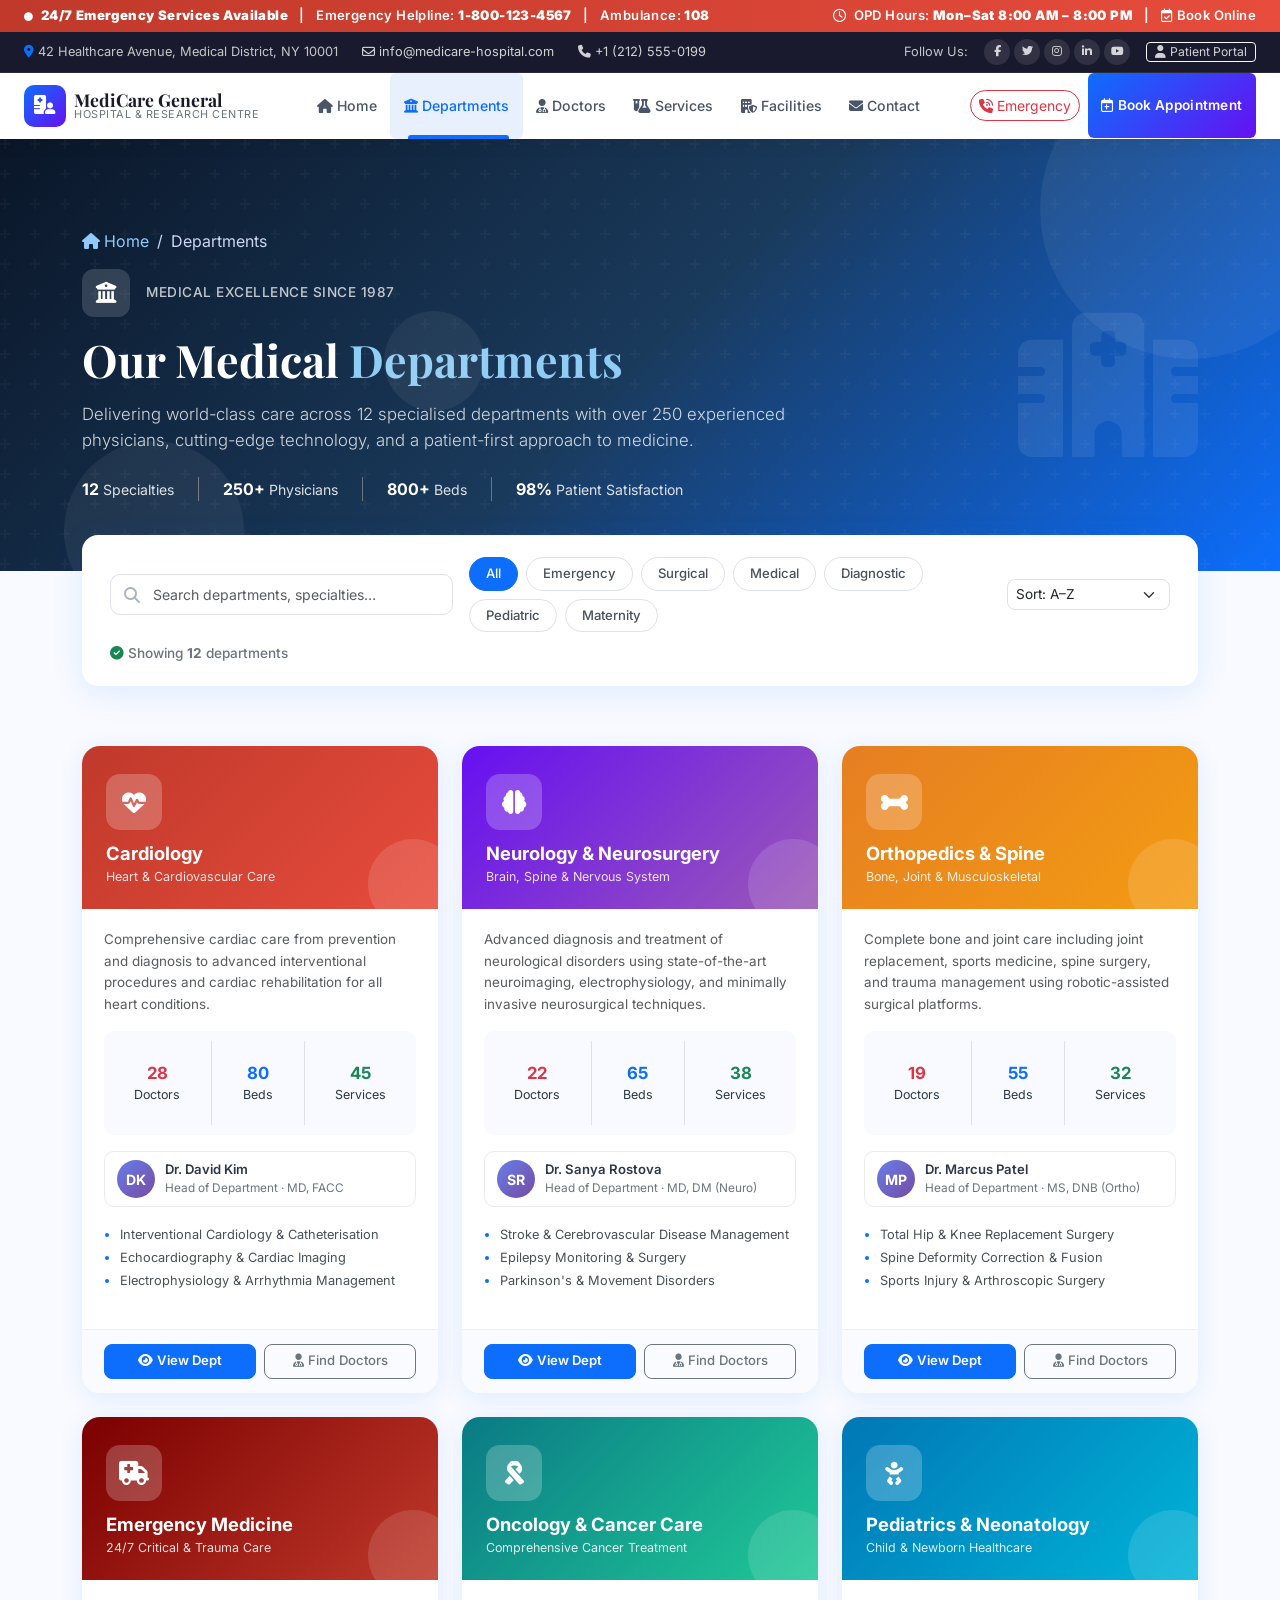
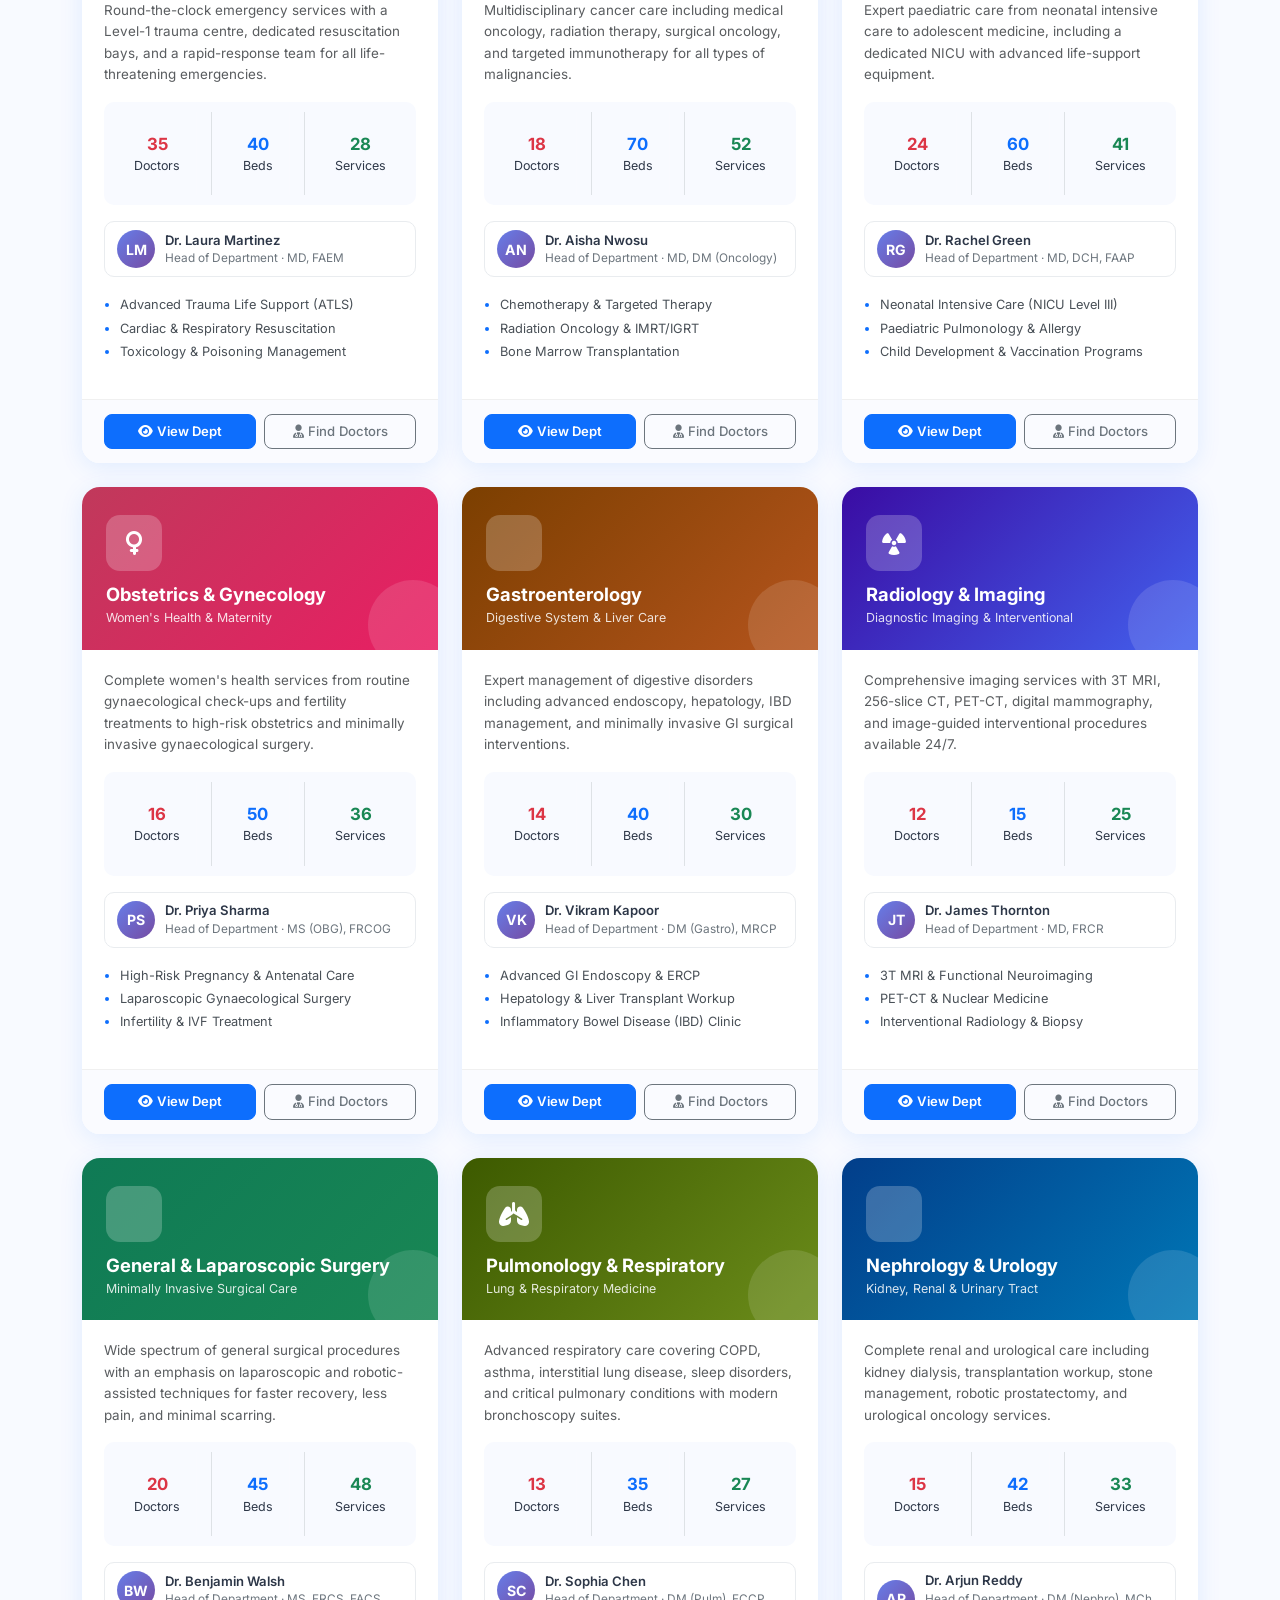
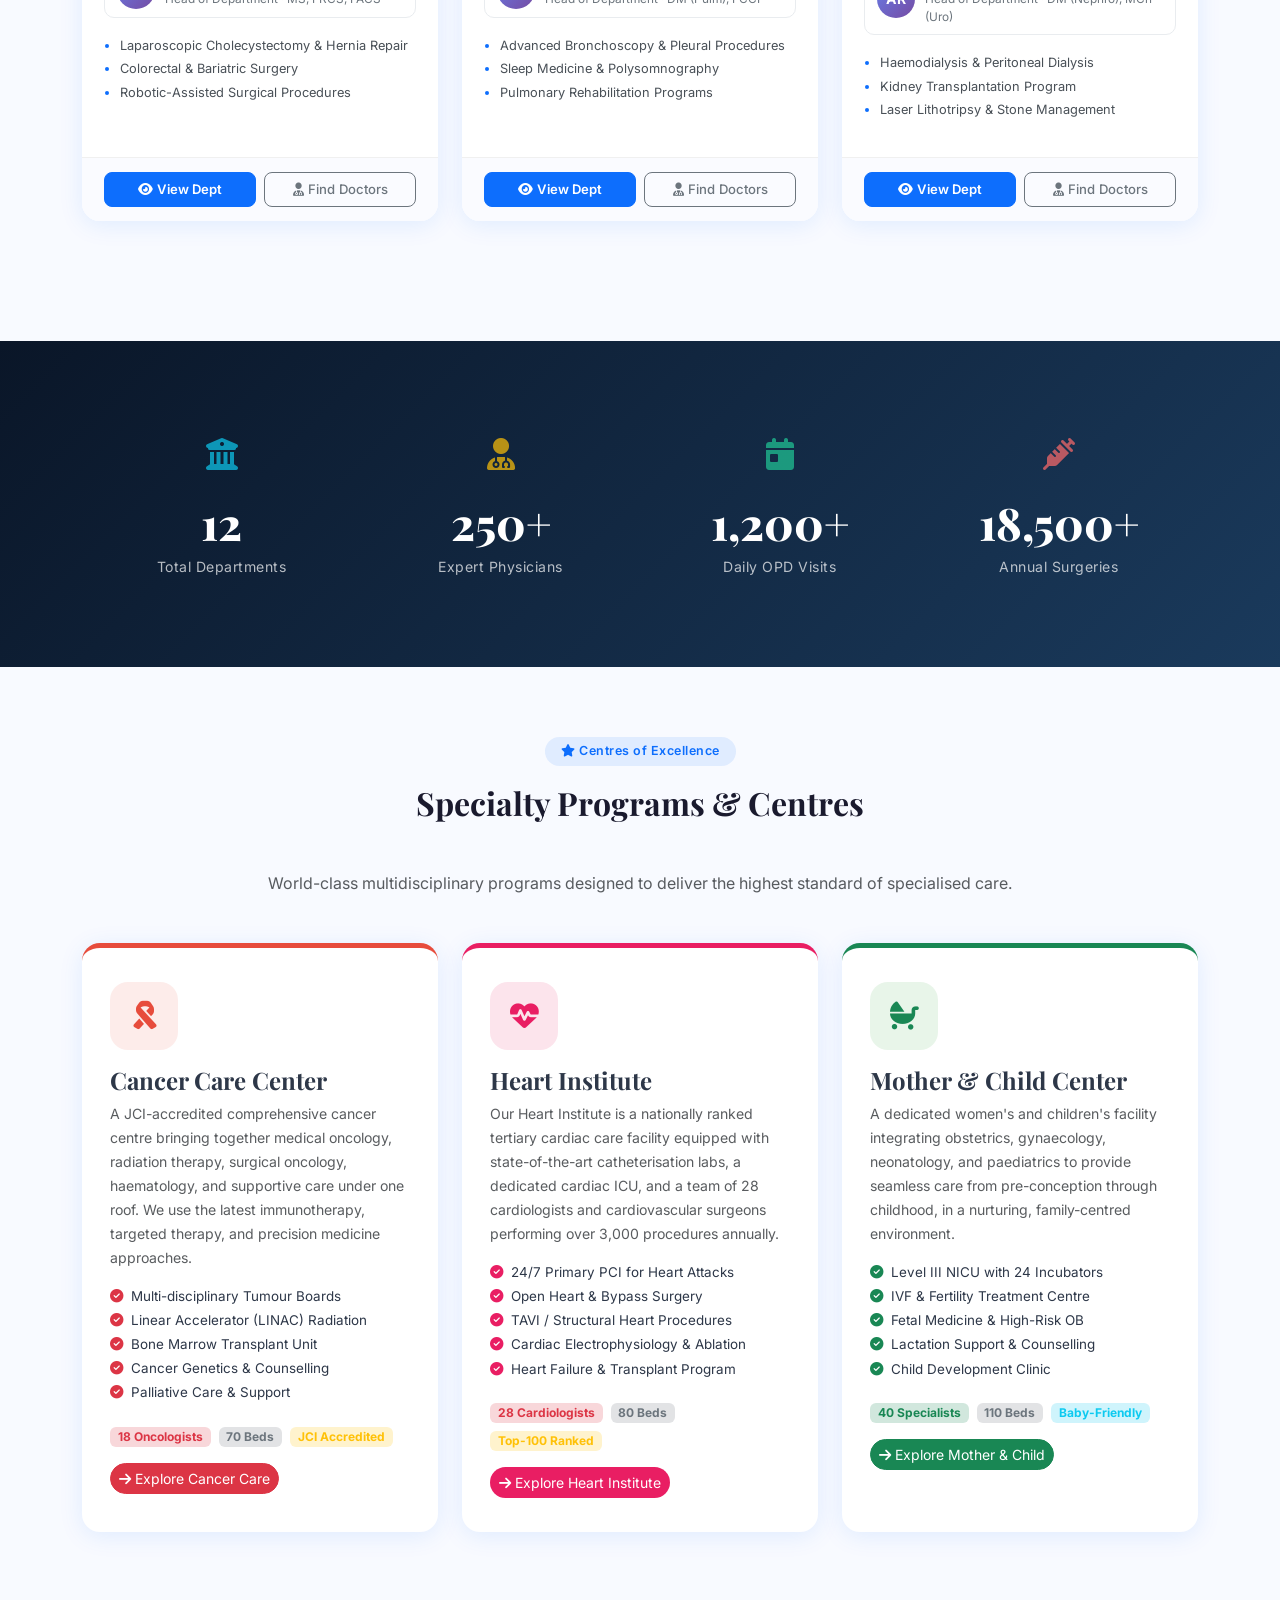
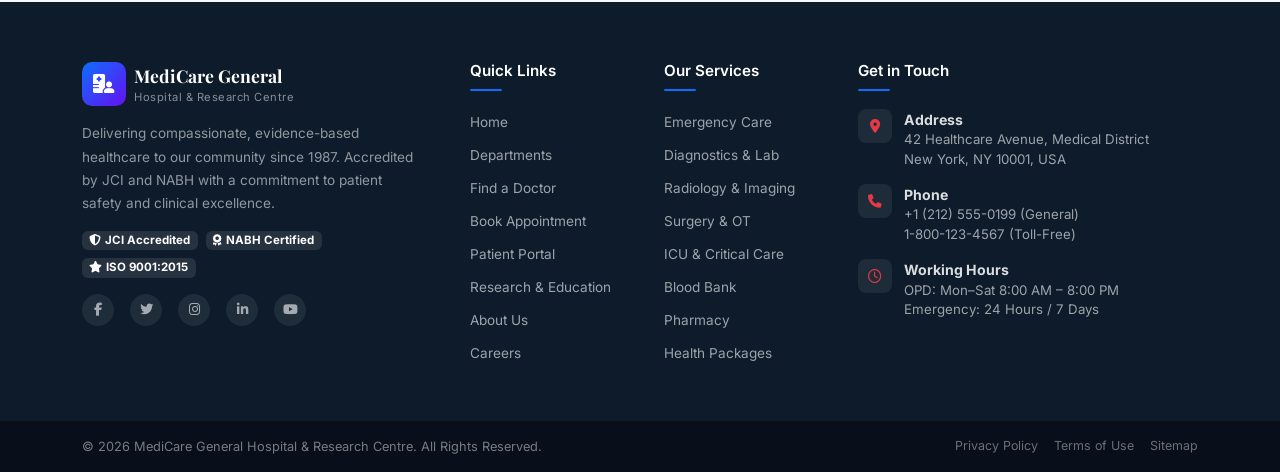
<file: departments.html>
<!DOCTYPE html>
<html lang="en">
<head>
  <meta charset="UTF-8" />
  <meta name="viewport" content="width=device-width, initial-scale=1.0" />
  <title>Our Departments – MediCare General Hospital</title>

  <!-- Bootstrap 5 CSS -->
  <link href="https://cdn.jsdelivr.net/npm/bootstrap@5.3.3/dist/css/bootstrap.min.css" rel="stylesheet" />
  <!-- Font Awesome 6 -->
  <link href="https://cdnjs.cloudflare.com/ajax/libs/font-awesome/6.5.0/css/all.min.css" rel="stylesheet" />
  <!-- Google Fonts -->
  <link href="https://fonts.googleapis.com/css2?family=Inter:wght@300;400;500;600;700;800&family=Playfair+Display:wght@400;600;700&display=swap" rel="stylesheet" />
  <!-- Custom CSS -->
  <link rel="stylesheet" href="css/style.css" />

  <style>
    :root {
      --primary:   #0d6efd;
      --primary-dark: #0a58ca;
      --accent:    #e63946;
      --success:   #198754;
      --info:      #0dcaf0;
      --warning:   #ffc107;
      --dark:      #1a1a2e;
      --light-bg:  #f8faff;
      --card-shadow: 0 4px 24px rgba(13,110,253,.10);
    }
    * { box-sizing: border-box; }
    body { font-family: 'Inter', sans-serif; background: var(--light-bg); color: #2d3748; }

    /* ─── EMERGENCY BANNER ─────────────────────────────── */
    .emergency-banner {
      background: linear-gradient(90deg, #c0392b 0%, #e74c3c 100%);
      color: #fff;
      font-size: .82rem;
      letter-spacing: .4px;
      padding: 6px 0;
    }
    .emergency-banner a { color: #fff; text-decoration: none; font-weight: 600; }
    .emergency-banner a:hover { text-decoration: underline; }
    .blink { animation: blink 1.1s step-start infinite; }
    @keyframes blink { 50% { opacity: 0; } }

    /* ─── TOP BAR ──────────────────────────────────────── */
    .top-bar {
      background: var(--dark);
      color: rgba(255,255,255,.75);
      font-size: .8rem;
      padding: 7px 0;
    }
    .top-bar a { color: rgba(255,255,255,.8); text-decoration: none; }
    .top-bar a:hover { color: #fff; }
    .top-bar .social-icon { width: 26px; height: 26px; display: inline-flex; align-items: center; justify-content: center; border-radius: 50%; background: rgba(255,255,255,.1); transition: background .25s; }
    .top-bar .social-icon:hover { background: var(--primary); }

    /* ─── NAVBAR ───────────────────────────────────────── */
    .main-navbar {
      background: #fff;
      box-shadow: 0 2px 20px rgba(0,0,0,.08);
      padding: 0;
    }
    .navbar-brand .brand-logo {
      width: 42px; height: 42px; background: linear-gradient(135deg, var(--primary), #6610f2);
      border-radius: 10px; display: flex; align-items: center; justify-content: center; color: #fff; font-size: 1.2rem;
    }
    .navbar-brand .brand-text { line-height: 1.1; }
    .navbar-brand .brand-text .hospital-name { font-family: 'Playfair Display', serif; font-weight: 700; font-size: 1.1rem; color: var(--dark); }
    .navbar-brand .brand-text .hospital-tagline { font-size: .68rem; color: #6c757d; letter-spacing: .5px; text-transform: uppercase; }
    .main-navbar .nav-link {
      font-size: .88rem; font-weight: 500; color: #4a5568;
      padding: 1.4rem .85rem !important;
      position: relative; transition: color .2s;
    }
    .main-navbar .nav-link::after {
      content: ''; position: absolute; bottom: 0; left: .85rem; right: .85rem;
      height: 3px; background: var(--primary); border-radius: 3px 3px 0 0;
      transform: scaleX(0); transition: transform .25s;
    }
    .main-navbar .nav-link:hover, .main-navbar .nav-link.active { color: var(--primary); }
    .main-navbar .nav-link:hover::after, .main-navbar .nav-link.active::after { transform: scaleX(1); }
    .btn-book-nav {
      background: linear-gradient(135deg, var(--primary), #6610f2);
      color: #fff !important; border-radius: 25px; padding: .45rem 1.3rem !important;
      font-size: .85rem !important; font-weight: 600 !important; letter-spacing: .3px;
      transition: transform .2s, box-shadow .2s;
    }
    .btn-book-nav:hover { transform: translateY(-1px); box-shadow: 0 4px 14px rgba(13,110,253,.4); }
    .btn-book-nav::after { display: none !important; }

    /* ─── HERO ─────────────────────────────────────────── */
    .page-hero {
      background: linear-gradient(135deg, #0a1628 0%, #1a3a5c 50%, #0d6efd 100%);
      padding: 90px 0 70px;
      position: relative;
      overflow: hidden;
    }
    .page-hero::before {
      content: ''; position: absolute; inset: 0;
      background: url("data:image/svg+xml,%3Csvg width='60' height='60' viewBox='0 0 60 60' xmlns='http://www.w3.org/2000/svg'%3E%3Cg fill='none' fill-rule='evenodd'%3E%3Cg fill='%23ffffff' fill-opacity='0.03'%3E%3Cpath d='M36 34v-4h-2v4h-4v2h4v4h2v-4h4v-2h-4zm0-30V0h-2v4h-4v2h4v4h2V6h4V4h-4zM6 34v-4H4v4H0v2h4v4h2v-4h4v-2H6zM6 4V0H4v4H0v2h4v4h2V6h4V4H6z'/%3E%3C/g%3E%3C/g%3E%3C/svg%3E");
    }
    .page-hero .floating-circle {
      position: absolute; border-radius: 50%; opacity: .06; background: #fff;
    }
    .page-hero .fc1 { width: 300px; height: 300px; top: -80px; right: -60px; }
    .page-hero .fc2 { width: 180px; height: 180px; bottom: -50px; left: 5%; }
    .page-hero .fc3 { width: 100px; height: 100px; top: 40%; left: 30%; }
    .breadcrumb-item + .breadcrumb-item::before { color: rgba(255,255,255,.5); }
    .breadcrumb-item a { color: rgba(255,255,255,.7); text-decoration: none; }
    .breadcrumb-item.active { color: rgba(255,255,255,.95); }
    .page-hero h1 { font-family: 'Playfair Display', serif; font-size: 2.8rem; color: #fff; }
    .page-hero p.lead { color: rgba(255,255,255,.8); font-size: 1.05rem; }
    .hero-stats span { color: rgba(255,255,255,.85); font-size: .88rem; }
    .hero-stats strong { color: #fff; }

    /* ─── FILTER BAR ───────────────────────────────────── */
    .filter-bar {
      background: #fff;
      border-radius: 16px;
      box-shadow: 0 8px 32px rgba(13,110,253,.10);
      padding: 22px 28px;
      margin-top: -36px;
      position: relative;
      z-index: 10;
    }
    .filter-btn {
      border-radius: 20px; font-size: .82rem; font-weight: 500;
      padding: .38rem 1rem; border: 1.5px solid #dee2e6; color: #495057;
      background: #fff; transition: all .2s;
    }
    .filter-btn:hover, .filter-btn.active {
      background: var(--primary); color: #fff; border-color: var(--primary);
    }
    .search-dept-input { border-radius: 10px; border: 1.5px solid #dee2e6; padding: .55rem 1rem .55rem 2.6rem; font-size: .88rem; }
    .search-dept-input:focus { border-color: var(--primary); box-shadow: 0 0 0 3px rgba(13,110,253,.12); }
    .search-dept-wrap { position: relative; }
    .search-dept-wrap .search-icon-dept { position: absolute; left: .9rem; top: 50%; transform: translateY(-50%); color: #adb5bd; }
    #results-count { font-size: .85rem; color: #6c757d; font-weight: 500; }

    /* ─── DEPARTMENT CARDS ─────────────────────────────── */
    .dept-card {
      background: #fff;
      border-radius: 18px;
      box-shadow: var(--card-shadow);
      overflow: hidden;
      transition: transform .3s, box-shadow .3s;
      cursor: pointer;
      height: 100%;
      display: flex;
      flex-direction: column;
    }
    .dept-card:hover { transform: translateY(-6px); box-shadow: 0 16px 48px rgba(13,110,253,.15); }
    .dept-card-header {
      padding: 28px 24px 22px;
      color: #fff;
      position: relative;
      overflow: hidden;
    }
    .dept-card-header::after {
      content: ''; position: absolute; right: -20px; bottom: -20px;
      width: 90px; height: 90px; border-radius: 50%; background: rgba(255,255,255,.12);
    }
    .dept-icon-wrap {
      width: 56px; height: 56px; background: rgba(255,255,255,.22);
      border-radius: 14px; display: flex; align-items: center; justify-content: center;
      font-size: 1.5rem; color: #fff; margin-bottom: 12px;
    }
    .dept-card-body { padding: 20px 22px; flex: 1; display: flex; flex-direction: column; }
    .dept-stats-row { background: #f8faff; border-radius: 10px; padding: 10px 14px; font-size: .78rem; }
    .dept-stats-row .stat-item { text-align: center; }
    .dept-stats-row .stat-num { font-weight: 700; font-size: 1.05rem; display: block; }
    .hod-mini { display: flex; align-items: center; gap: 10px; background: #fff; border: 1px solid #e9ecef; border-radius: 10px; padding: 8px 12px; }
    .hod-avatar { width: 38px; height: 38px; border-radius: 50%; object-fit: cover; background: linear-gradient(135deg, #667eea, #764ba2); display: flex; align-items: center; justify-content: center; color: #fff; font-weight: 700; font-size: .88rem; flex-shrink: 0; }
    .spec-list li { font-size: .8rem; color: #495057; padding: 2px 0; }
    .spec-list li::marker { color: var(--primary); }
    .dept-actions { padding: 14px 22px; border-top: 1px solid #f0f0f0; background: #fafbff; display: flex; gap: 8px; }
    .btn-view-dept { flex: 1; font-size: .82rem; border-radius: 8px; padding: .42rem .6rem; font-weight: 600; }
    .btn-find-docs { flex: 1; font-size: .82rem; border-radius: 8px; padding: .42rem .6rem; font-weight: 500; }

    /* gradient themes */
    .g-blue     { background: linear-gradient(135deg, #1a6fc4, #0d6efd); }
    .g-red      { background: linear-gradient(135deg, #c0392b, #e74c3c); }
    .g-green    { background: linear-gradient(135deg, #0f7a55, #198754); }
    .g-purple   { background: linear-gradient(135deg, #6610f2, #9b59b6); }
    .g-orange   { background: linear-gradient(135deg, #e67e22, #f39c12); }
    .g-teal     { background: linear-gradient(135deg, #0a7a85, #20c997); }
    .g-pink     { background: linear-gradient(135deg, #c0395b, #e91e63); }
    .g-indigo   { background: linear-gradient(135deg, #3a0ca3, #4361ee); }
    .g-cyan     { background: linear-gradient(135deg, #0077b6, #00b4d8); }
    .g-brown    { background: linear-gradient(135deg, #7b3f00, #b5541d); }
    .g-olive    { background: linear-gradient(135deg, #3d5a00, #6b8c1a); }
    .g-navy     { background: linear-gradient(135deg, #023e8a, #0077b6); }

    /* ─── MODAL ────────────────────────────────────────── */
    .modal-dept-header { color: #fff; padding: 28px 32px; position: relative; overflow: hidden; }
    .modal-dept-header::before { content: ''; position: absolute; right: -30px; top: -30px; width: 150px; height: 150px; background: rgba(255,255,255,.1); border-radius: 50%; }
    .modal-icon-lg { width: 68px; height: 68px; background: rgba(255,255,255,.2); border-radius: 16px; display: flex; align-items: center; justify-content: center; font-size: 1.9rem; }
    .opd-table th { font-size: .8rem; background: #f8f9fa; }
    .opd-table td { font-size: .82rem; }
    .equip-badge { background: #e8f4fd; color: #0a58ca; border-radius: 20px; padding: 4px 12px; font-size: .77rem; display: inline-block; margin: 3px 2px; }
    .cond-tag { background: #fff3cd; color: #856404; border-radius: 20px; padding: 3px 10px; font-size: .76rem; display: inline-block; margin: 2px; }

    /* ─── STATS SECTION ────────────────────────────────── */
    .stats-section { background: linear-gradient(135deg, #0a1628, #1a3a5c); padding: 60px 0; margin-top: 60px; }
    .stat-box { text-align: center; padding: 30px 20px; border-right: 1px solid rgba(255,255,255,.1); }
    .stat-box:last-child { border-right: none; }
    .stat-box .stat-number { font-size: 2.8rem; font-weight: 800; color: #fff; font-family: 'Playfair Display', serif; }
    .stat-box .stat-label { color: rgba(255,255,255,.7); font-size: .88rem; letter-spacing: .5px; }
    .stat-box .stat-icon { font-size: 2rem; margin-bottom: 10px; opacity: .7; }

    /* ─── SPECIALTY PROGRAMS ───────────────────────────── */
    .specialty-section { padding: 70px 0; }
    .program-card {
      background: #fff;
      border-radius: 18px;
      box-shadow: var(--card-shadow);
      padding: 34px 28px;
      border-top: 5px solid transparent;
      transition: transform .3s;
      height: 100%;
    }
    .program-card:hover { transform: translateY(-5px); }
    .program-card.cancer { border-top-color: #e74c3c; }
    .program-card.heart  { border-top-color: #e91e63; }
    .program-card.mother { border-top-color: #198754; }
    .program-icon { width: 68px; height: 68px; border-radius: 18px; display: flex; align-items: center; justify-content: center; font-size: 1.8rem; margin-bottom: 16px; }
    .program-icon.cancer { background: #fdecea; color: #e74c3c; }
    .program-icon.heart  { background: #fce4ec; color: #e91e63; }
    .program-icon.mother { background: #e8f5e9; color: #198754; }

    /* ─── FOOTER ───────────────────────────────────────── */
    .main-footer { background: #0d1b2a; color: rgba(255,255,255,.75); padding: 60px 0 0; }
    .footer-brand p { font-size: .85rem; color: rgba(255,255,255,.55); line-height: 1.7; }
    .footer-heading { color: #fff; font-weight: 600; font-size: .95rem; margin-bottom: 18px; position: relative; padding-bottom: 10px; }
    .footer-heading::after { content: ''; position: absolute; left: 0; bottom: 0; width: 32px; height: 2px; background: var(--primary); border-radius: 2px; }
    .footer-links { list-style: none; padding: 0; }
    .footer-links li { margin-bottom: 9px; }
    .footer-links a { color: rgba(255,255,255,.6); text-decoration: none; font-size: .85rem; transition: color .2s; }
    .footer-links a:hover { color: #fff; padding-left: 4px; }
    .footer-contact-item { display: flex; gap: 12px; margin-bottom: 14px; }
    .footer-contact-item .icon { width: 34px; height: 34px; background: rgba(255,255,255,.07); border-radius: 8px; display: flex; align-items: center; justify-content: center; color: var(--primary); flex-shrink: 0; }
    .footer-contact-item p { margin: 0; font-size: .83rem; color: rgba(255,255,255,.6); }
    .footer-contact-item strong { color: rgba(255,255,255,.85); font-size: .88rem; }
    .footer-bottom { background: #080f1a; padding: 16px 0; margin-top: 48px; }
    .footer-bottom p { font-size: .8rem; color: rgba(255,255,255,.45); margin: 0; }
    .footer-social a { width: 32px; height: 32px; background: rgba(255,255,255,.08); border-radius: 50%; display: inline-flex; align-items: center; justify-content: center; color: rgba(255,255,255,.6); transition: all .25s; font-size: .82rem; text-decoration: none; }
    .footer-social a:hover { background: var(--primary); color: #fff; }

    /* ─── MISC ─────────────────────────────────────────── */
    section.departments-section { padding: 60px 0; }
    .section-badge { background: rgba(13,110,253,.1); color: var(--primary); border-radius: 20px; padding: 5px 16px; font-size: .78rem; font-weight: 600; letter-spacing: .5px; display: inline-block; margin-bottom: 10px; }
    .section-title { font-family: 'Playfair Display', serif; font-size: 2rem; color: var(--dark); }

    @media (max-width: 768px) {
      .page-hero h1 { font-size: 1.9rem; }
      .filter-bar { padding: 16px; }
      .stat-box { border-right: none; border-bottom: 1px solid rgba(255,255,255,.1); }
    }
  </style>
</head>
<body>

<!-- ═══════════════════════════════════════════════════════════════
     EMERGENCY BANNER
══════════════════════════════════════════════════════════════════ -->
<div class="emergency-banner">
  <div class="container-fluid px-4">
    <div class="d-flex justify-content-between align-items-center flex-wrap gap-2">
      <div>
        <span class="blink me-1"><i class="fa-solid fa-circle" style="font-size:.55rem;"></i></span>
        <strong>24/7 Emergency Services Available</strong>
        <span class="mx-2">|</span>
        Emergency Helpline: <a href="tel:+18001234567"><strong>1-800-123-4567</strong></a>
        <span class="mx-2">|</span>
        Ambulance: <a href="tel:108"><strong>108</strong></a>
      </div>
      <div>
        <i class="fa-regular fa-clock me-1"></i>
        OPD Hours: <strong>Mon–Sat 8:00 AM – 8:00 PM</strong>
        <span class="mx-2">|</span>
        <a href="doctors.html"><i class="fa-regular fa-calendar-check me-1"></i>Book Online</a>
      </div>
    </div>
  </div>
</div>

<!-- ═══════════════════════════════════════════════════════════════
     TOP BAR
══════════════════════════════════════════════════════════════════ -->
<div class="top-bar d-none d-lg-block">
  <div class="container-fluid px-4">
    <div class="d-flex justify-content-between align-items-center">
      <div class="d-flex gap-4">
        <span><i class="fa-solid fa-location-dot me-1" style="color:#0d6efd;"></i>42 Healthcare Avenue, Medical District, NY 10001</span>
        <a href="mailto:info@medicare-hospital.com"><i class="fa-regular fa-envelope me-1"></i>info@medicare-hospital.com</a>
        <a href="tel:+12125550199"><i class="fa-solid fa-phone me-1"></i>+1 (212) 555-0199</a>
      </div>
      <div class="d-flex align-items-center gap-3">
        <span>Follow Us:</span>
        <div class="d-flex gap-1">
          <a href="#" class="social-icon"><i class="fab fa-facebook-f" style="font-size:.7rem;"></i></a>
          <a href="#" class="social-icon"><i class="fab fa-twitter" style="font-size:.7rem;"></i></a>
          <a href="#" class="social-icon"><i class="fab fa-instagram" style="font-size:.7rem;"></i></a>
          <a href="#" class="social-icon"><i class="fab fa-linkedin-in" style="font-size:.7rem;"></i></a>
          <a href="#" class="social-icon"><i class="fab fa-youtube" style="font-size:.7rem;"></i></a>
        </div>
        <a href="patient-portal.html" class="btn btn-sm btn-outline-light py-0 px-2" style="font-size:.76rem;border-radius:4px;">
          <i class="fa-solid fa-user me-1"></i>Patient Portal
        </a>
      </div>
    </div>
  </div>
</div>

<!-- ═══════════════════════════════════════════════════════════════
     NAVBAR
══════════════════════════════════════════════════════════════════ -->
<nav class="navbar navbar-expand-xl main-navbar sticky-top">
  <div class="container-fluid px-4">
    <!-- Brand -->
    <a class="navbar-brand d-flex align-items-center gap-2" href="index.html">
      <div class="brand-logo"><i class="fa-solid fa-hospital-user"></i></div>
      <div class="brand-text">
        <div class="hospital-name">MediCare General</div>
        <div class="hospital-tagline">Hospital &amp; Research Centre</div>
      </div>
    </a>
    <button class="navbar-toggler border-0" type="button" data-bs-toggle="collapse" data-bs-target="#mainNav">
      <span class="navbar-toggler-icon"></span>
    </button>
    <div class="collapse navbar-collapse" id="mainNav">
      <ul class="navbar-nav mx-auto">
        <li class="nav-item"><a class="nav-link" href="index.html"><i class="fa-solid fa-house me-1"></i>Home</a></li>
        <li class="nav-item dropdown">
          <a class="nav-link dropdown-toggle active" href="departments.html" id="deptDrop" role="button" data-bs-toggle="dropdown">
            <i class="fa-solid fa-building-columns me-1"></i>Departments
          </a>
          <ul class="dropdown-menu shadow border-0 rounded-3 py-2" style="min-width:220px;">
            <li><a class="dropdown-item" href="departments.html"><i class="fa-solid fa-th me-2 text-primary"></i>All Departments</a></li>
            <li><hr class="dropdown-divider my-1"></li>
            <li><a class="dropdown-item" href="#"><i class="fa-solid fa-heart-pulse me-2 text-danger"></i>Cardiology</a></li>
            <li><a class="dropdown-item" href="#"><i class="fa-solid fa-brain me-2 text-purple"></i>Neurology</a></li>
            <li><a class="dropdown-item" href="#"><i class="fa-solid fa-bone me-2 text-warning"></i>Orthopedics</a></li>
            <li><a class="dropdown-item" href="#"><i class="fa-solid fa-baby me-2 text-pink"></i>Pediatrics</a></li>
            <li><a class="dropdown-item" href="#"><i class="fa-solid fa-venus me-2 text-success"></i>Obstetrics &amp; Gynecology</a></li>
            <li><hr class="dropdown-divider my-1"></li>
            <li><a class="dropdown-item text-primary fw-600" href="departments.html">View All Departments →</a></li>
          </ul>
        </li>
        <li class="nav-item"><a class="nav-link" href="doctors.html"><i class="fa-solid fa-user-doctor me-1"></i>Doctors</a></li>
        <li class="nav-item"><a class="nav-link" href="services.html"><i class="fa-solid fa-flask-vial me-1"></i>Services</a></li>
        <li class="nav-item"><a class="nav-link" href="facilities.html"><i class="fa-solid fa-building-shield me-1"></i>Facilities</a></li>
        <li class="nav-item"><a class="nav-link" href="contact.html"><i class="fa-solid fa-envelope me-1"></i>Contact</a></li>
      </ul>
      <div class="d-flex align-items-center gap-2 ms-2">
        <a href="tel:+18001234567" class="btn btn-outline-danger btn-sm d-none d-xl-inline-flex align-items-center gap-1 rounded-pill">
          <i class="fa-solid fa-phone-volume fa-shake"></i> Emergency
        </a>
        <a href="doctors.html" class="nav-link btn-book-nav">
          <i class="fa-regular fa-calendar-plus me-1"></i>Book Appointment
        </a>
      </div>
    </div>
  </div>
</nav>

<!-- ═══════════════════════════════════════════════════════════════
     PAGE HERO
══════════════════════════════════════════════════════════════════ -->
<section class="page-hero">
  <div class="floating-circle fc1"></div>
  <div class="floating-circle fc2"></div>
  <div class="floating-circle fc3"></div>
  <div class="container">
    <nav aria-label="breadcrumb" class="mb-3">
      <ol class="breadcrumb mb-0" style="background:transparent;">
        <li class="breadcrumb-item"><a href="index.html"><i class="fa-solid fa-house me-1"></i>Home</a></li>
        <li class="breadcrumb-item active">Departments</li>
      </ol>
    </nav>
    <div class="row align-items-center">
      <div class="col-lg-8">
        <div class="d-flex align-items-center gap-3 mb-3">
          <div style="width:48px;height:48px;background:rgba(255,255,255,.15);border-radius:12px;display:flex;align-items:center;justify-content:center;font-size:1.3rem;color:#fff;">
            <i class="fa-solid fa-building-columns"></i>
          </div>
          <span style="color:rgba(255,255,255,.75);font-size:.85rem;letter-spacing:.5px;text-transform:uppercase;font-weight:500;">Medical Excellence Since 1987</span>
        </div>
        <h1 class="mb-3 fw-bold">Our Medical <span style="color:#90cdf4;">Departments</span></h1>
        <p class="lead mb-4">Delivering world-class care across 12 specialised departments with over 250 experienced physicians, cutting-edge technology, and a patient-first approach to medicine.</p>
        <div class="hero-stats d-flex flex-wrap gap-4">
          <div><strong>12</strong> <span>Specialties</span></div>
          <div class="border-start border-secondary ps-4"><strong>250+</strong> <span>Physicians</span></div>
          <div class="border-start border-secondary ps-4"><strong>800+</strong> <span>Beds</span></div>
          <div class="border-start border-secondary ps-4"><strong>98%</strong> <span>Patient Satisfaction</span></div>
        </div>
      </div>
      <div class="col-lg-4 text-end d-none d-lg-block">
        <i class="fa-solid fa-hospital" style="font-size:9rem;color:rgba(255,255,255,.08);"></i>
      </div>
    </div>
  </div>
</section>

<!-- ═══════════════════════════════════════════════════════════════
     FILTER BAR
══════════════════════════════════════════════════════════════════ -->
<div class="container">
  <div class="filter-bar">
    <div class="row g-3 align-items-center">
      <div class="col-lg-4">
        <div class="search-dept-wrap">
          <i class="fa-solid fa-magnifying-glass search-icon-dept"></i>
          <input type="text" id="deptSearch" class="form-control search-dept-input" placeholder="Search departments, specialties…" />
        </div>
      </div>
      <div class="col-lg-6">
        <div class="d-flex flex-wrap gap-2">
          <button class="filter-btn active" data-filter="all">All</button>
          <button class="filter-btn" data-filter="emergency">Emergency</button>
          <button class="filter-btn" data-filter="surgical">Surgical</button>
          <button class="filter-btn" data-filter="medical">Medical</button>
          <button class="filter-btn" data-filter="diagnostic">Diagnostic</button>
          <button class="filter-btn" data-filter="pediatric">Pediatric</button>
          <button class="filter-btn" data-filter="maternity">Maternity</button>
        </div>
      </div>
      <div class="col-lg-2">
        <select class="form-select form-select-sm" id="sortDept" style="border-radius:8px;font-size:.85rem;">
          <option value="az">Sort: A–Z</option>
          <option value="za">Sort: Z–A</option>
          <option value="doctors">Most Doctors</option>
        </select>
      </div>
    </div>
    <div class="mt-2">
      <span id="results-count"><i class="fa-solid fa-circle-check text-success me-1"></i>Showing <strong>12</strong> departments</span>
    </div>
  </div>
</div>

<!-- ═══════════════════════════════════════════════════════════════
     DEPARTMENTS GRID
══════════════════════════════════════════════════════════════════ -->
<section class="departments-section">
  <div class="container">
    <div class="row g-4" id="departments-grid">

      <!-- 1. Cardiology -->
      <div class="col-xl-4 col-lg-6 dept-item" data-name="Cardiology" data-cat="medical" data-docs="28">
        <div class="dept-card" onclick="openDeptModal('cardiology')">
          <div class="dept-card-header g-red">
            <div class="dept-icon-wrap"><i class="fa-solid fa-heart-pulse"></i></div>
            <h4 class="mb-1 fw-700" style="font-size:1.15rem;">Cardiology</h4>
            <div style="font-size:.78rem;opacity:.85;">Heart &amp; Cardiovascular Care</div>
          </div>
          <div class="dept-card-body">
            <p class="text-muted" style="font-size:.84rem;line-height:1.6;">Comprehensive cardiac care from prevention and diagnosis to advanced interventional procedures and cardiac rehabilitation for all heart conditions.</p>
            <div class="dept-stats-row d-flex justify-content-between mb-3">
              <div class="stat-item"><span class="stat-num text-danger">28</span>Doctors</div>
              <div class="border-start"></div>
              <div class="stat-item"><span class="stat-num text-primary">80</span>Beds</div>
              <div class="border-start"></div>
              <div class="stat-item"><span class="stat-num text-success">45</span>Services</div>
            </div>
            <div class="hod-mini mb-3">
              <div class="hod-avatar">DK</div>
              <div>
                <div style="font-size:.82rem;font-weight:600;color:#2d3748;">Dr. David Kim</div>
                <div style="font-size:.74rem;color:#6c757d;">Head of Department · MD, FACC</div>
              </div>
            </div>
            <ul class="spec-list ps-3">
              <li>Interventional Cardiology &amp; Catheterisation</li>
              <li>Echocardiography &amp; Cardiac Imaging</li>
              <li>Electrophysiology &amp; Arrhythmia Management</li>
            </ul>
          </div>
          <div class="dept-actions">
            <button class="btn btn-primary btn-view-dept" onclick="event.stopPropagation();openDeptModal('cardiology')"><i class="fa-solid fa-eye me-1"></i>View Dept</button>
            <a href="doctors.html?dept=cardiology" class="btn btn-outline-secondary btn-find-docs" onclick="event.stopPropagation();"><i class="fa-solid fa-user-doctor me-1"></i>Find Doctors</a>
          </div>
        </div>
      </div>

      <!-- 2. Neurology -->
      <div class="col-xl-4 col-lg-6 dept-item" data-name="Neurology" data-cat="medical" data-docs="22">
        <div class="dept-card" onclick="openDeptModal('neurology')">
          <div class="dept-card-header g-purple">
            <div class="dept-icon-wrap"><i class="fa-solid fa-brain"></i></div>
            <h4 class="mb-1 fw-700" style="font-size:1.15rem;">Neurology &amp; Neurosurgery</h4>
            <div style="font-size:.78rem;opacity:.85;">Brain, Spine &amp; Nervous System</div>
          </div>
          <div class="dept-card-body">
            <p class="text-muted" style="font-size:.84rem;line-height:1.6;">Advanced diagnosis and treatment of neurological disorders using state-of-the-art neuroimaging, electrophysiology, and minimally invasive neurosurgical techniques.</p>
            <div class="dept-stats-row d-flex justify-content-between mb-3">
              <div class="stat-item"><span class="stat-num text-danger">22</span>Doctors</div>
              <div class="border-start"></div>
              <div class="stat-item"><span class="stat-num text-primary">65</span>Beds</div>
              <div class="border-start"></div>
              <div class="stat-item"><span class="stat-num text-success">38</span>Services</div>
            </div>
            <div class="hod-mini mb-3">
              <div class="hod-avatar">SR</div>
              <div>
                <div style="font-size:.82rem;font-weight:600;color:#2d3748;">Dr. Sanya Rostova</div>
                <div style="font-size:.74rem;color:#6c757d;">Head of Department · MD, DM (Neuro)</div>
              </div>
            </div>
            <ul class="spec-list ps-3">
              <li>Stroke &amp; Cerebrovascular Disease Management</li>
              <li>Epilepsy Monitoring &amp; Surgery</li>
              <li>Parkinson's &amp; Movement Disorders</li>
            </ul>
          </div>
          <div class="dept-actions">
            <button class="btn btn-primary btn-view-dept" onclick="event.stopPropagation();openDeptModal('neurology')"><i class="fa-solid fa-eye me-1"></i>View Dept</button>
            <a href="doctors.html?dept=neurology" class="btn btn-outline-secondary btn-find-docs" onclick="event.stopPropagation();"><i class="fa-solid fa-user-doctor me-1"></i>Find Doctors</a>
          </div>
        </div>
      </div>

      <!-- 3. Orthopedics -->
      <div class="col-xl-4 col-lg-6 dept-item" data-name="Orthopedics" data-cat="surgical" data-docs="19">
        <div class="dept-card" onclick="openDeptModal('orthopedics')">
          <div class="dept-card-header g-orange">
            <div class="dept-icon-wrap"><i class="fa-solid fa-bone"></i></div>
            <h4 class="mb-1 fw-700" style="font-size:1.15rem;">Orthopedics &amp; Spine</h4>
            <div style="font-size:.78rem;opacity:.85;">Bone, Joint &amp; Musculoskeletal</div>
          </div>
          <div class="dept-card-body">
            <p class="text-muted" style="font-size:.84rem;line-height:1.6;">Complete bone and joint care including joint replacement, sports medicine, spine surgery, and trauma management using robotic-assisted surgical platforms.</p>
            <div class="dept-stats-row d-flex justify-content-between mb-3">
              <div class="stat-item"><span class="stat-num text-danger">19</span>Doctors</div>
              <div class="border-start"></div>
              <div class="stat-item"><span class="stat-num text-primary">55</span>Beds</div>
              <div class="border-start"></div>
              <div class="stat-item"><span class="stat-num text-success">32</span>Services</div>
            </div>
            <div class="hod-mini mb-3">
              <div class="hod-avatar">MP</div>
              <div>
                <div style="font-size:.82rem;font-weight:600;color:#2d3748;">Dr. Marcus Patel</div>
                <div style="font-size:.74rem;color:#6c757d;">Head of Department · MS, DNB (Ortho)</div>
              </div>
            </div>
            <ul class="spec-list ps-3">
              <li>Total Hip &amp; Knee Replacement Surgery</li>
              <li>Spine Deformity Correction &amp; Fusion</li>
              <li>Sports Injury &amp; Arthroscopic Surgery</li>
            </ul>
          </div>
          <div class="dept-actions">
            <button class="btn btn-primary btn-view-dept" onclick="event.stopPropagation();openDeptModal('orthopedics')"><i class="fa-solid fa-eye me-1"></i>View Dept</button>
            <a href="doctors.html?dept=orthopedics" class="btn btn-outline-secondary btn-find-docs" onclick="event.stopPropagation();"><i class="fa-solid fa-user-doctor me-1"></i>Find Doctors</a>
          </div>
        </div>
      </div>

      <!-- 4. Emergency Medicine -->
      <div class="col-xl-4 col-lg-6 dept-item" data-name="Emergency Medicine" data-cat="emergency" data-docs="35">
        <div class="dept-card" onclick="openDeptModal('emergency')">
          <div class="dept-card-header g-red" style="background:linear-gradient(135deg,#7b0000,#c0392b);">
            <div class="dept-icon-wrap"><i class="fa-solid fa-truck-medical"></i></div>
            <h4 class="mb-1 fw-700" style="font-size:1.15rem;">Emergency Medicine</h4>
            <div style="font-size:.78rem;opacity:.85;">24/7 Critical &amp; Trauma Care</div>
          </div>
          <div class="dept-card-body">
            <p class="text-muted" style="font-size:.84rem;line-height:1.6;">Round-the-clock emergency services with a Level-1 trauma centre, dedicated resuscitation bays, and a rapid-response team for all life-threatening emergencies.</p>
            <div class="dept-stats-row d-flex justify-content-between mb-3">
              <div class="stat-item"><span class="stat-num text-danger">35</span>Doctors</div>
              <div class="border-start"></div>
              <div class="stat-item"><span class="stat-num text-primary">40</span>Beds</div>
              <div class="border-start"></div>
              <div class="stat-item"><span class="stat-num text-success">28</span>Services</div>
            </div>
            <div class="hod-mini mb-3">
              <div class="hod-avatar">LM</div>
              <div>
                <div style="font-size:.82rem;font-weight:600;color:#2d3748;">Dr. Laura Martinez</div>
                <div style="font-size:.74rem;color:#6c757d;">Head of Department · MD, FAEM</div>
              </div>
            </div>
            <ul class="spec-list ps-3">
              <li>Advanced Trauma Life Support (ATLS)</li>
              <li>Cardiac &amp; Respiratory Resuscitation</li>
              <li>Toxicology &amp; Poisoning Management</li>
            </ul>
          </div>
          <div class="dept-actions">
            <button class="btn btn-primary btn-view-dept" onclick="event.stopPropagation();openDeptModal('emergency')"><i class="fa-solid fa-eye me-1"></i>View Dept</button>
            <a href="doctors.html?dept=emergency" class="btn btn-outline-secondary btn-find-docs" onclick="event.stopPropagation();"><i class="fa-solid fa-user-doctor me-1"></i>Find Doctors</a>
          </div>
        </div>
      </div>

      <!-- 5. Oncology -->
      <div class="col-xl-4 col-lg-6 dept-item" data-name="Oncology" data-cat="medical" data-docs="18">
        <div class="dept-card" onclick="openDeptModal('oncology')">
          <div class="dept-card-header g-teal">
            <div class="dept-icon-wrap"><i class="fa-solid fa-ribbon"></i></div>
            <h4 class="mb-1 fw-700" style="font-size:1.15rem;">Oncology &amp; Cancer Care</h4>
            <div style="font-size:.78rem;opacity:.85;">Comprehensive Cancer Treatment</div>
          </div>
          <div class="dept-card-body">
            <p class="text-muted" style="font-size:.84rem;line-height:1.6;">Multidisciplinary cancer care including medical oncology, radiation therapy, surgical oncology, and targeted immunotherapy for all types of malignancies.</p>
            <div class="dept-stats-row d-flex justify-content-between mb-3">
              <div class="stat-item"><span class="stat-num text-danger">18</span>Doctors</div>
              <div class="border-start"></div>
              <div class="stat-item"><span class="stat-num text-primary">70</span>Beds</div>
              <div class="border-start"></div>
              <div class="stat-item"><span class="stat-num text-success">52</span>Services</div>
            </div>
            <div class="hod-mini mb-3">
              <div class="hod-avatar">AN</div>
              <div>
                <div style="font-size:.82rem;font-weight:600;color:#2d3748;">Dr. Aisha Nwosu</div>
                <div style="font-size:.74rem;color:#6c757d;">Head of Department · MD, DM (Oncology)</div>
              </div>
            </div>
            <ul class="spec-list ps-3">
              <li>Chemotherapy &amp; Targeted Therapy</li>
              <li>Radiation Oncology &amp; IMRT/IGRT</li>
              <li>Bone Marrow Transplantation</li>
            </ul>
          </div>
          <div class="dept-actions">
            <button class="btn btn-primary btn-view-dept" onclick="event.stopPropagation();openDeptModal('oncology')"><i class="fa-solid fa-eye me-1"></i>View Dept</button>
            <a href="doctors.html?dept=oncology" class="btn btn-outline-secondary btn-find-docs" onclick="event.stopPropagation();"><i class="fa-solid fa-user-doctor me-1"></i>Find Doctors</a>
          </div>
        </div>
      </div>

      <!-- 6. Pediatrics -->
      <div class="col-xl-4 col-lg-6 dept-item" data-name="Pediatrics" data-cat="pediatric" data-docs="24">
        <div class="dept-card" onclick="openDeptModal('pediatrics')">
          <div class="dept-card-header g-cyan">
            <div class="dept-icon-wrap"><i class="fa-solid fa-baby"></i></div>
            <h4 class="mb-1 fw-700" style="font-size:1.15rem;">Pediatrics &amp; Neonatology</h4>
            <div style="font-size:.78rem;opacity:.85;">Child &amp; Newborn Healthcare</div>
          </div>
          <div class="dept-card-body">
            <p class="text-muted" style="font-size:.84rem;line-height:1.6;">Expert paediatric care from neonatal intensive care to adolescent medicine, including a dedicated NICU with advanced life-support equipment.</p>
            <div class="dept-stats-row d-flex justify-content-between mb-3">
              <div class="stat-item"><span class="stat-num text-danger">24</span>Doctors</div>
              <div class="border-start"></div>
              <div class="stat-item"><span class="stat-num text-primary">60</span>Beds</div>
              <div class="border-start"></div>
              <div class="stat-item"><span class="stat-num text-success">41</span>Services</div>
            </div>
            <div class="hod-mini mb-3">
              <div class="hod-avatar">RG</div>
              <div>
                <div style="font-size:.82rem;font-weight:600;color:#2d3748;">Dr. Rachel Green</div>
                <div style="font-size:.74rem;color:#6c757d;">Head of Department · MD, DCH, FAAP</div>
              </div>
            </div>
            <ul class="spec-list ps-3">
              <li>Neonatal Intensive Care (NICU Level III)</li>
              <li>Paediatric Pulmonology &amp; Allergy</li>
              <li>Child Development &amp; Vaccination Programs</li>
            </ul>
          </div>
          <div class="dept-actions">
            <button class="btn btn-primary btn-view-dept" onclick="event.stopPropagation();openDeptModal('pediatrics')"><i class="fa-solid fa-eye me-1"></i>View Dept</button>
            <a href="doctors.html?dept=pediatrics" class="btn btn-outline-secondary btn-find-docs" onclick="event.stopPropagation();"><i class="fa-solid fa-user-doctor me-1"></i>Find Doctors</a>
          </div>
        </div>
      </div>

      <!-- 7. Obstetrics & Gynecology -->
      <div class="col-xl-4 col-lg-6 dept-item" data-name="Obstetrics Gynecology" data-cat="maternity" data-docs="16">
        <div class="dept-card" onclick="openDeptModal('obgyn')">
          <div class="dept-card-header g-pink">
            <div class="dept-icon-wrap"><i class="fa-solid fa-venus"></i></div>
            <h4 class="mb-1 fw-700" style="font-size:1.15rem;">Obstetrics &amp; Gynecology</h4>
            <div style="font-size:.78rem;opacity:.85;">Women's Health &amp; Maternity</div>
          </div>
          <div class="dept-card-body">
            <p class="text-muted" style="font-size:.84rem;line-height:1.6;">Complete women's health services from routine gynaecological check-ups and fertility treatments to high-risk obstetrics and minimally invasive gynaecological surgery.</p>
            <div class="dept-stats-row d-flex justify-content-between mb-3">
              <div class="stat-item"><span class="stat-num text-danger">16</span>Doctors</div>
              <div class="border-start"></div>
              <div class="stat-item"><span class="stat-num text-primary">50</span>Beds</div>
              <div class="border-start"></div>
              <div class="stat-item"><span class="stat-num text-success">36</span>Services</div>
            </div>
            <div class="hod-mini mb-3">
              <div class="hod-avatar">PS</div>
              <div>
                <div style="font-size:.82rem;font-weight:600;color:#2d3748;">Dr. Priya Sharma</div>
                <div style="font-size:.74rem;color:#6c757d;">Head of Department · MS (OBG), FRCOG</div>
              </div>
            </div>
            <ul class="spec-list ps-3">
              <li>High-Risk Pregnancy &amp; Antenatal Care</li>
              <li>Laparoscopic Gynaecological Surgery</li>
              <li>Infertility &amp; IVF Treatment</li>
            </ul>
          </div>
          <div class="dept-actions">
            <button class="btn btn-primary btn-view-dept" onclick="event.stopPropagation();openDeptModal('obgyn')"><i class="fa-solid fa-eye me-1"></i>View Dept</button>
            <a href="doctors.html?dept=obgyn" class="btn btn-outline-secondary btn-find-docs" onclick="event.stopPropagation();"><i class="fa-solid fa-user-doctor me-1"></i>Find Doctors</a>
          </div>
        </div>
      </div>

      <!-- 8. Gastroenterology -->
      <div class="col-xl-4 col-lg-6 dept-item" data-name="Gastroenterology" data-cat="medical" data-docs="14">
        <div class="dept-card" onclick="openDeptModal('gastro')">
          <div class="dept-card-header g-brown">
            <div class="dept-icon-wrap"><i class="fa-solid fa-stomach"></i></div>
            <h4 class="mb-1 fw-700" style="font-size:1.15rem;">Gastroenterology</h4>
            <div style="font-size:.78rem;opacity:.85;">Digestive System &amp; Liver Care</div>
          </div>
          <div class="dept-card-body">
            <p class="text-muted" style="font-size:.84rem;line-height:1.6;">Expert management of digestive disorders including advanced endoscopy, hepatology, IBD management, and minimally invasive GI surgical interventions.</p>
            <div class="dept-stats-row d-flex justify-content-between mb-3">
              <div class="stat-item"><span class="stat-num text-danger">14</span>Doctors</div>
              <div class="border-start"></div>
              <div class="stat-item"><span class="stat-num text-primary">40</span>Beds</div>
              <div class="border-start"></div>
              <div class="stat-item"><span class="stat-num text-success">30</span>Services</div>
            </div>
            <div class="hod-mini mb-3">
              <div class="hod-avatar">VK</div>
              <div>
                <div style="font-size:.82rem;font-weight:600;color:#2d3748;">Dr. Vikram Kapoor</div>
                <div style="font-size:.74rem;color:#6c757d;">Head of Department · DM (Gastro), MRCP</div>
              </div>
            </div>
            <ul class="spec-list ps-3">
              <li>Advanced GI Endoscopy &amp; ERCP</li>
              <li>Hepatology &amp; Liver Transplant Workup</li>
              <li>Inflammatory Bowel Disease (IBD) Clinic</li>
            </ul>
          </div>
          <div class="dept-actions">
            <button class="btn btn-primary btn-view-dept" onclick="event.stopPropagation();openDeptModal('gastro')"><i class="fa-solid fa-eye me-1"></i>View Dept</button>
            <a href="doctors.html?dept=gastro" class="btn btn-outline-secondary btn-find-docs" onclick="event.stopPropagation();"><i class="fa-solid fa-user-doctor me-1"></i>Find Doctors</a>
          </div>
        </div>
      </div>

      <!-- 9. Radiology & Imaging -->
      <div class="col-xl-4 col-lg-6 dept-item" data-name="Radiology Imaging" data-cat="diagnostic" data-docs="12">
        <div class="dept-card" onclick="openDeptModal('radiology')">
          <div class="dept-card-header g-indigo">
            <div class="dept-icon-wrap"><i class="fa-solid fa-radiation"></i></div>
            <h4 class="mb-1 fw-700" style="font-size:1.15rem;">Radiology &amp; Imaging</h4>
            <div style="font-size:.78rem;opacity:.85;">Diagnostic Imaging &amp; Interventional</div>
          </div>
          <div class="dept-card-body">
            <p class="text-muted" style="font-size:.84rem;line-height:1.6;">Comprehensive imaging services with 3T MRI, 256-slice CT, PET-CT, digital mammography, and image-guided interventional procedures available 24/7.</p>
            <div class="dept-stats-row d-flex justify-content-between mb-3">
              <div class="stat-item"><span class="stat-num text-danger">12</span>Doctors</div>
              <div class="border-start"></div>
              <div class="stat-item"><span class="stat-num text-primary">15</span>Beds</div>
              <div class="border-start"></div>
              <div class="stat-item"><span class="stat-num text-success">25</span>Services</div>
            </div>
            <div class="hod-mini mb-3">
              <div class="hod-avatar">JT</div>
              <div>
                <div style="font-size:.82rem;font-weight:600;color:#2d3748;">Dr. James Thornton</div>
                <div style="font-size:.74rem;color:#6c757d;">Head of Department · MD, FRCR</div>
              </div>
            </div>
            <ul class="spec-list ps-3">
              <li>3T MRI &amp; Functional Neuroimaging</li>
              <li>PET-CT &amp; Nuclear Medicine</li>
              <li>Interventional Radiology &amp; Biopsy</li>
            </ul>
          </div>
          <div class="dept-actions">
            <button class="btn btn-primary btn-view-dept" onclick="event.stopPropagation();openDeptModal('radiology')"><i class="fa-solid fa-eye me-1"></i>View Dept</button>
            <a href="doctors.html?dept=radiology" class="btn btn-outline-secondary btn-find-docs" onclick="event.stopPropagation();"><i class="fa-solid fa-user-doctor me-1"></i>Find Doctors</a>
          </div>
        </div>
      </div>

      <!-- 10. General Surgery -->
      <div class="col-xl-4 col-lg-6 dept-item" data-name="General Surgery" data-cat="surgical" data-docs="20">
        <div class="dept-card" onclick="openDeptModal('surgery')">
          <div class="dept-card-header g-green">
            <div class="dept-icon-wrap"><i class="fa-solid fa-scalpel"></i></div>
            <h4 class="mb-1 fw-700" style="font-size:1.15rem;">General &amp; Laparoscopic Surgery</h4>
            <div style="font-size:.78rem;opacity:.85;">Minimally Invasive Surgical Care</div>
          </div>
          <div class="dept-card-body">
            <p class="text-muted" style="font-size:.84rem;line-height:1.6;">Wide spectrum of general surgical procedures with an emphasis on laparoscopic and robotic-assisted techniques for faster recovery, less pain, and minimal scarring.</p>
            <div class="dept-stats-row d-flex justify-content-between mb-3">
              <div class="stat-item"><span class="stat-num text-danger">20</span>Doctors</div>
              <div class="border-start"></div>
              <div class="stat-item"><span class="stat-num text-primary">45</span>Beds</div>
              <div class="border-start"></div>
              <div class="stat-item"><span class="stat-num text-success">48</span>Services</div>
            </div>
            <div class="hod-mini mb-3">
              <div class="hod-avatar">BW</div>
              <div>
                <div style="font-size:.82rem;font-weight:600;color:#2d3748;">Dr. Benjamin Walsh</div>
                <div style="font-size:.74rem;color:#6c757d;">Head of Department · MS, FRCS, FACS</div>
              </div>
            </div>
            <ul class="spec-list ps-3">
              <li>Laparoscopic Cholecystectomy &amp; Hernia Repair</li>
              <li>Colorectal &amp; Bariatric Surgery</li>
              <li>Robotic-Assisted Surgical Procedures</li>
            </ul>
          </div>
          <div class="dept-actions">
            <button class="btn btn-primary btn-view-dept" onclick="event.stopPropagation();openDeptModal('surgery')"><i class="fa-solid fa-eye me-1"></i>View Dept</button>
            <a href="doctors.html?dept=surgery" class="btn btn-outline-secondary btn-find-docs" onclick="event.stopPropagation();"><i class="fa-solid fa-user-doctor me-1"></i>Find Doctors</a>
          </div>
        </div>
      </div>

      <!-- 11. Pulmonology -->
      <div class="col-xl-4 col-lg-6 dept-item" data-name="Pulmonology" data-cat="medical" data-docs="13">
        <div class="dept-card" onclick="openDeptModal('pulmonology')">
          <div class="dept-card-header g-olive">
            <div class="dept-icon-wrap"><i class="fa-solid fa-lungs"></i></div>
            <h4 class="mb-1 fw-700" style="font-size:1.15rem;">Pulmonology &amp; Respiratory</h4>
            <div style="font-size:.78rem;opacity:.85;">Lung &amp; Respiratory Medicine</div>
          </div>
          <div class="dept-card-body">
            <p class="text-muted" style="font-size:.84rem;line-height:1.6;">Advanced respiratory care covering COPD, asthma, interstitial lung disease, sleep disorders, and critical pulmonary conditions with modern bronchoscopy suites.</p>
            <div class="dept-stats-row d-flex justify-content-between mb-3">
              <div class="stat-item"><span class="stat-num text-danger">13</span>Doctors</div>
              <div class="border-start"></div>
              <div class="stat-item"><span class="stat-num text-primary">35</span>Beds</div>
              <div class="border-start"></div>
              <div class="stat-item"><span class="stat-num text-success">27</span>Services</div>
            </div>
            <div class="hod-mini mb-3">
              <div class="hod-avatar">SC</div>
              <div>
                <div style="font-size:.82rem;font-weight:600;color:#2d3748;">Dr. Sophia Chen</div>
                <div style="font-size:.74rem;color:#6c757d;">Head of Department · DM (Pulm), FCCP</div>
              </div>
            </div>
            <ul class="spec-list ps-3">
              <li>Advanced Bronchoscopy &amp; Pleural Procedures</li>
              <li>Sleep Medicine &amp; Polysomnography</li>
              <li>Pulmonary Rehabilitation Programs</li>
            </ul>
          </div>
          <div class="dept-actions">
            <button class="btn btn-primary btn-view-dept" onclick="event.stopPropagation();openDeptModal('pulmonology')"><i class="fa-solid fa-eye me-1"></i>View Dept</button>
            <a href="doctors.html?dept=pulmonology" class="btn btn-outline-secondary btn-find-docs" onclick="event.stopPropagation();"><i class="fa-solid fa-user-doctor me-1"></i>Find Doctors</a>
          </div>
        </div>
      </div>

      <!-- 12. Nephrology & Urology -->
      <div class="col-xl-4 col-lg-6 dept-item" data-name="Nephrology Urology" data-cat="surgical" data-docs="15">
        <div class="dept-card" onclick="openDeptModal('nephro')">
          <div class="dept-card-header g-navy">
            <div class="dept-icon-wrap"><i class="fa-solid fa-kidneys"></i></div>
            <h4 class="mb-1 fw-700" style="font-size:1.15rem;">Nephrology &amp; Urology</h4>
            <div style="font-size:.78rem;opacity:.85;">Kidney, Renal &amp; Urinary Tract</div>
          </div>
          <div class="dept-card-body">
            <p class="text-muted" style="font-size:.84rem;line-height:1.6;">Complete renal and urological care including kidney dialysis, transplantation workup, stone management, robotic prostatectomy, and urological oncology services.</p>
            <div class="dept-stats-row d-flex justify-content-between mb-3">
              <div class="stat-item"><span class="stat-num text-danger">15</span>Doctors</div>
              <div class="border-start"></div>
              <div class="stat-item"><span class="stat-num text-primary">42</span>Beds</div>
              <div class="border-start"></div>
              <div class="stat-item"><span class="stat-num text-success">33</span>Services</div>
            </div>
            <div class="hod-mini mb-3">
              <div class="hod-avatar">AR</div>
              <div>
                <div style="font-size:.82rem;font-weight:600;color:#2d3748;">Dr. Arjun Reddy</div>
                <div style="font-size:.74rem;color:#6c757d;">Head of Department · DM (Nephro), MCh (Uro)</div>
              </div>
            </div>
            <ul class="spec-list ps-3">
              <li>Haemodialysis &amp; Peritoneal Dialysis</li>
              <li>Kidney Transplantation Program</li>
              <li>Laser Lithotripsy &amp; Stone Management</li>
            </ul>
          </div>
          <div class="dept-actions">
            <button class="btn btn-primary btn-view-dept" onclick="event.stopPropagation();openDeptModal('nephro')"><i class="fa-solid fa-eye me-1"></i>View Dept</button>
            <a href="doctors.html?dept=nephro" class="btn btn-outline-secondary btn-find-docs" onclick="event.stopPropagation();"><i class="fa-solid fa-user-doctor me-1"></i>Find Doctors</a>
          </div>
        </div>
      </div>

    </div><!-- /#departments-grid -->
  </div>
</section>

<!-- ═══════════════════════════════════════════════════════════════
     DEPARTMENT DETAIL MODAL
══════════════════════════════════════════════════════════════════ -->
<div class="modal fade" id="deptModal" tabindex="-1" aria-hidden="true">
  <div class="modal-dialog modal-xl modal-dialog-centered modal-dialog-scrollable">
    <div class="modal-content border-0 overflow-hidden">

      <!-- Dynamic header injected by JS -->
      <div id="modal-dept-header" class="modal-dept-header g-red">
        <button type="button" class="btn-close btn-close-white position-absolute top-0 end-0 m-3" data-bs-dismiss="modal"></button>
        <div class="d-flex align-items-center gap-3">
          <div class="modal-icon-lg" id="modal-icon"><i class="fa-solid fa-heart-pulse fa-2x"></i></div>
          <div>
            <h3 class="mb-1 fw-bold" id="modal-title">Cardiology</h3>
            <div style="opacity:.85;" id="modal-subtitle">Heart &amp; Cardiovascular Care</div>
            <div class="d-flex gap-3 mt-2" style="font-size:.82rem;">
              <span><i class="fa-solid fa-user-doctor me-1"></i><strong id="modal-docs">28</strong> Doctors</span>
              <span><i class="fa-solid fa-bed me-1"></i><strong id="modal-beds">80</strong> Beds</span>
              <span><i class="fa-solid fa-star me-1" style="color:#ffc107;"></i><strong>4.8</strong> Rating</span>
              <span><i class="fa-regular fa-clock me-1"></i>Est. 1995</span>
            </div>
          </div>
        </div>
      </div>

      <div class="modal-body p-0">
        <div class="row g-0">
          <!-- Left column -->
          <div class="col-lg-8 p-4">
            <h5 class="fw-600 mb-3"><i class="fa-solid fa-circle-info text-primary me-2"></i>About the Department</h5>
            <p id="modal-desc" class="text-muted" style="line-height:1.8;font-size:.9rem;">
              The Department of Cardiology at MediCare General Hospital is a nationally accredited centre of excellence for heart disease management. Our team of board-certified cardiologists and cardiac surgeons work collaboratively to provide the full continuum of cardiac care — from preventive screening and non-invasive diagnostics to complex interventional procedures and cardiac rehabilitation.
            </p>

            <div class="row g-3 mb-4">
              <div class="col-md-6">
                <h6 class="fw-600 mb-2"><i class="fa-solid fa-list-check text-success me-2"></i>Specializations</h6>
                <ul class="list-group list-group-flush" style="font-size:.84rem;">
                  <li class="list-group-item px-0"><i class="fa-solid fa-check-circle text-success me-2"></i>Interventional Cardiology</li>
                  <li class="list-group-item px-0"><i class="fa-solid fa-check-circle text-success me-2"></i>Electrophysiology</li>
                  <li class="list-group-item px-0"><i class="fa-solid fa-check-circle text-success me-2"></i>Heart Failure Management</li>
                  <li class="list-group-item px-0"><i class="fa-solid fa-check-circle text-success me-2"></i>Cardiac Imaging &amp; Echo</li>
                  <li class="list-group-item px-0"><i class="fa-solid fa-check-circle text-success me-2"></i>Preventive Cardiology</li>
                  <li class="list-group-item px-0"><i class="fa-solid fa-check-circle text-success me-2"></i>Cardiac Rehabilitation</li>
                </ul>
              </div>
              <div class="col-md-6">
                <h6 class="fw-600 mb-2"><i class="fa-solid fa-stethoscope text-primary me-2"></i>Conditions Treated</h6>
                <div>
                  <span class="cond-tag">Coronary Artery Disease</span>
                  <span class="cond-tag">Heart Failure</span>
                  <span class="cond-tag">Atrial Fibrillation</span>
                  <span class="cond-tag">Hypertension</span>
                  <span class="cond-tag">Valvular Heart Disease</span>
                  <span class="cond-tag">Cardiomyopathy</span>
                  <span class="cond-tag">Aortic Aneurysm</span>
                  <span class="cond-tag">Pericardial Disease</span>
                  <span class="cond-tag">Congenital Heart Defects</span>
                </div>
              </div>
            </div>

            <h6 class="fw-600 mb-2"><i class="fa-solid fa-microchip text-warning me-2"></i>Equipment &amp; Technology</h6>
            <div class="mb-4">
              <span class="equip-badge">3T Cardiac MRI</span>
              <span class="equip-badge">256-slice CT Angiography</span>
              <span class="equip-badge">Biplane Cath Lab</span>
              <span class="equip-badge">IVUS System</span>
              <span class="equip-badge">3D Echocardiography</span>
              <span class="equip-badge">EP Mapping System</span>
              <span class="equip-badge">IABP &amp; LVAD</span>
              <span class="equip-badge">Holter Monitor</span>
              <span class="equip-badge">Stress Echocardiography</span>
            </div>

            <h6 class="fw-600 mb-2"><i class="fa-solid fa-clock text-info me-2"></i>OPD Schedule</h6>
            <table class="table table-bordered table-sm opd-table mb-0">
              <thead>
                <tr>
                  <th>Day</th>
                  <th>Morning OPD</th>
                  <th>Evening OPD</th>
                  <th>Emergency</th>
                </tr>
              </thead>
              <tbody>
                <tr><td>Monday</td><td>8:00 AM – 1:00 PM</td><td>4:00 PM – 7:00 PM</td><td class="text-success">Open</td></tr>
                <tr><td>Tuesday</td><td>8:00 AM – 1:00 PM</td><td>4:00 PM – 7:00 PM</td><td class="text-success">Open</td></tr>
                <tr><td>Wednesday</td><td>8:00 AM – 1:00 PM</td><td>—</td><td class="text-success">Open</td></tr>
                <tr><td>Thursday</td><td>8:00 AM – 1:00 PM</td><td>4:00 PM – 7:00 PM</td><td class="text-success">Open</td></tr>
                <tr><td>Friday</td><td>8:00 AM – 1:00 PM</td><td>4:00 PM – 7:00 PM</td><td class="text-success">Open</td></tr>
                <tr><td>Saturday</td><td>9:00 AM – 12:00 PM</td><td>—</td><td class="text-success">Open</td></tr>
                <tr><td>Sunday</td><td class="text-muted">Emergency Only</td><td>—</td><td class="text-success">Open</td></tr>
              </tbody>
            </table>
          </div>

          <!-- Right column -->
          <div class="col-lg-4 border-start" style="background:#f8faff;">
            <div class="p-4">
              <!-- Overview Stats -->
              <div class="card border-0 shadow-sm rounded-3 mb-3">
                <div class="card-body">
                  <h6 class="fw-600 mb-3"><i class="fa-solid fa-chart-bar text-primary me-2"></i>Department Overview</h6>
                  <div class="row g-2 text-center">
                    <div class="col-6">
                      <div style="background:#e8f4fd;border-radius:10px;padding:12px 8px;">
                        <div style="font-size:1.6rem;font-weight:800;color:#0d6efd;">28</div>
                        <div style="font-size:.72rem;color:#6c757d;">Doctors</div>
                      </div>
                    </div>
                    <div class="col-6">
                      <div style="background:#fdecea;border-radius:10px;padding:12px 8px;">
                        <div style="font-size:1.6rem;font-weight:800;color:#e74c3c;">80</div>
                        <div style="font-size:.72rem;color:#6c757d;">Beds</div>
                      </div>
                    </div>
                    <div class="col-6">
                      <div style="background:#e9f7ef;border-radius:10px;padding:12px 8px;">
                        <div style="font-size:1.6rem;font-weight:800;color:#198754;">45</div>
                        <div style="font-size:.72rem;color:#6c757d;">Services</div>
                      </div>
                    </div>
                    <div class="col-6">
                      <div style="background:#fff3cd;border-radius:10px;padding:12px 8px;">
                        <div style="font-size:1.6rem;font-weight:800;color:#856404;">4.8★</div>
                        <div style="font-size:.72rem;color:#6c757d;">Rating</div>
                      </div>
                    </div>
                  </div>
                </div>
              </div>

              <!-- Head of Department -->
              <div class="card border-0 shadow-sm rounded-3 mb-3">
                <div class="card-body">
                  <h6 class="fw-600 mb-3"><i class="fa-solid fa-user-tie text-purple me-2"></i>Head of Department</h6>
                  <div class="d-flex gap-3 align-items-center mb-3">
                    <div style="width:60px;height:60px;border-radius:50%;background:linear-gradient(135deg,#e74c3c,#c0392b);display:flex;align-items:center;justify-content:center;color:#fff;font-size:1.3rem;font-weight:700;flex-shrink:0;">DK</div>
                    <div>
                      <div class="fw-600" style="font-size:.92rem;">Dr. David Kim</div>
                      <div style="font-size:.78rem;color:#6c757d;">Senior Cardiologist</div>
                      <div style="font-size:.76rem;color:#6c757d;">MD, FACC, PhD</div>
                    </div>
                  </div>
                  <div style="font-size:.8rem;color:#6c757d;" class="mb-3">
                    <i class="fa-solid fa-graduation-cap me-1"></i>Johns Hopkins University · 24 Years Exp.
                  </div>
                  <div class="d-flex gap-2">
                    <span class="badge bg-success-subtle text-success"><i class="fa-solid fa-circle me-1" style="font-size:.5rem;"></i>Available Today</span>
                  </div>
                  <a href="doctors.html?doctor=david-kim" class="btn btn-primary btn-sm w-100 mt-3 rounded-pill">
                    <i class="fa-regular fa-calendar-plus me-1"></i>Book with Dr. Kim
                  </a>
                </div>
              </div>

              <!-- Quick Contact -->
              <div class="card border-0 shadow-sm rounded-3">
                <div class="card-body">
                  <h6 class="fw-600 mb-3"><i class="fa-solid fa-phone text-success me-2"></i>Contact Department</h6>
                  <div style="font-size:.83rem;" class="d-flex flex-column gap-2">
                    <div><i class="fa-solid fa-phone text-primary me-2"></i><a href="tel:+12125550210" style="color:inherit;">+1 (212) 555-0210</a></div>
                    <div><i class="fa-regular fa-envelope text-primary me-2"></i><a href="mailto:cardiology@medicare.com" style="color:inherit;">cardiology@medicare.com</a></div>
                    <div><i class="fa-solid fa-location-dot text-primary me-2"></i>Block A, 3rd Floor, Wing B</div>
                  </div>
                </div>
              </div>
            </div>
          </div>
        </div>
      </div>

      <div class="modal-footer border-top">
        <button type="button" class="btn btn-outline-secondary rounded-pill" data-bs-dismiss="modal"><i class="fa-solid fa-xmark me-1"></i>Close</button>
        <a href="doctors.html?dept=cardiology" class="btn btn-outline-primary rounded-pill"><i class="fa-solid fa-user-doctor me-1"></i>Find All Doctors</a>
        <a href="doctors.html" class="btn btn-primary rounded-pill"><i class="fa-regular fa-calendar-plus me-1"></i>Book Appointment</a>
      </div>
    </div>
  </div>
</div>

<!-- ═══════════════════════════════════════════════════════════════
     STATISTICS SECTION
══════════════════════════════════════════════════════════════════ -->
<div class="stats-section">
  <div class="container">
    <div class="row g-0">
      <div class="col-md-3">
        <div class="stat-box">
          <div class="stat-icon text-info"><i class="fa-solid fa-building-columns"></i></div>
          <div class="stat-number" id="count-depts">12</div>
          <div class="stat-label">Total Departments</div>
        </div>
      </div>
      <div class="col-md-3">
        <div class="stat-box">
          <div class="stat-icon text-warning"><i class="fa-solid fa-user-doctor"></i></div>
          <div class="stat-number" id="count-docs">250+</div>
          <div class="stat-label">Expert Physicians</div>
        </div>
      </div>
      <div class="col-md-3">
        <div class="stat-box">
          <div class="stat-icon" style="color:#20c997;"><i class="fa-solid fa-calendar-day"></i></div>
          <div class="stat-number">1,200+</div>
          <div class="stat-label">Daily OPD Visits</div>
        </div>
      </div>
      <div class="col-md-3">
        <div class="stat-box">
          <div class="stat-icon" style="color:#ff6b6b;"><i class="fa-solid fa-syringe"></i></div>
          <div class="stat-number">18,500+</div>
          <div class="stat-label">Annual Surgeries</div>
        </div>
      </div>
    </div>
  </div>
</div>

<!-- ═══════════════════════════════════════════════════════════════
     SPECIALTY PROGRAMS SECTION
══════════════════════════════════════════════════════════════════ -->
<section class="specialty-section">
  <div class="container">
    <div class="text-center mb-5">
      <span class="section-badge"><i class="fa-solid fa-star me-1"></i>Centres of Excellence</span>
      <h2 class="section-title mt-2">Specialty Programs &amp; Centres</h2>
      <p class="text-muted">World-class multidisciplinary programs designed to deliver the highest standard of specialised care.</p>
    </div>
    <div class="row g-4">

      <!-- Cancer Care Centre -->
      <div class="col-lg-4">
        <div class="program-card cancer h-100">
          <div class="program-icon cancer"><i class="fa-solid fa-ribbon"></i></div>
          <h4 class="fw-700 mb-2" style="font-family:'Playfair Display',serif;">Cancer Care Center</h4>
          <p class="text-muted mb-3" style="font-size:.88rem;line-height:1.7;">
            A JCI-accredited comprehensive cancer centre bringing together medical oncology, radiation therapy, surgical oncology, haematology, and supportive care under one roof. We use the latest immunotherapy, targeted therapy, and precision medicine approaches.
          </p>
          <ul class="list-unstyled mb-4" style="font-size:.84rem;">
            <li class="mb-1"><i class="fa-solid fa-check-circle text-danger me-2"></i>Multi-disciplinary Tumour Boards</li>
            <li class="mb-1"><i class="fa-solid fa-check-circle text-danger me-2"></i>Linear Accelerator (LINAC) Radiation</li>
            <li class="mb-1"><i class="fa-solid fa-check-circle text-danger me-2"></i>Bone Marrow Transplant Unit</li>
            <li class="mb-1"><i class="fa-solid fa-check-circle text-danger me-2"></i>Cancer Genetics &amp; Counselling</li>
            <li class="mb-1"><i class="fa-solid fa-check-circle text-danger me-2"></i>Palliative Care &amp; Support</li>
          </ul>
          <div class="d-flex gap-2 flex-wrap mb-3">
            <span class="badge bg-danger-subtle text-danger">18 Oncologists</span>
            <span class="badge bg-secondary-subtle text-secondary">70 Beds</span>
            <span class="badge bg-warning-subtle text-warning">JCI Accredited</span>
          </div>
          <a href="departments.html#oncology" class="btn btn-danger rounded-pill btn-sm"><i class="fa-solid fa-arrow-right me-1"></i>Explore Cancer Care</a>
        </div>
      </div>

      <!-- Heart Institute -->
      <div class="col-lg-4">
        <div class="program-card heart h-100">
          <div class="program-icon heart"><i class="fa-solid fa-heart-pulse"></i></div>
          <h4 class="fw-700 mb-2" style="font-family:'Playfair Display',serif;">Heart Institute</h4>
          <p class="text-muted mb-3" style="font-size:.88rem;line-height:1.7;">
            Our Heart Institute is a nationally ranked tertiary cardiac care facility equipped with state-of-the-art catheterisation labs, a dedicated cardiac ICU, and a team of 28 cardiologists and cardiovascular surgeons performing over 3,000 procedures annually.
          </p>
          <ul class="list-unstyled mb-4" style="font-size:.84rem;">
            <li class="mb-1"><i class="fa-solid fa-check-circle text-pink me-2" style="color:#e91e63;"></i>24/7 Primary PCI for Heart Attacks</li>
            <li class="mb-1"><i class="fa-solid fa-check-circle me-2" style="color:#e91e63;"></i>Open Heart &amp; Bypass Surgery</li>
            <li class="mb-1"><i class="fa-solid fa-check-circle me-2" style="color:#e91e63;"></i>TAVI / Structural Heart Procedures</li>
            <li class="mb-1"><i class="fa-solid fa-check-circle me-2" style="color:#e91e63;"></i>Cardiac Electrophysiology &amp; Ablation</li>
            <li class="mb-1"><i class="fa-solid fa-check-circle me-2" style="color:#e91e63;"></i>Heart Failure &amp; Transplant Program</li>
          </ul>
          <div class="d-flex gap-2 flex-wrap mb-3">
            <span class="badge bg-danger-subtle text-danger">28 Cardiologists</span>
            <span class="badge bg-secondary-subtle text-secondary">80 Beds</span>
            <span class="badge bg-warning-subtle text-warning">Top-100 Ranked</span>
          </div>
          <a href="departments.html#cardiology" class="btn rounded-pill btn-sm" style="background:#e91e63;color:#fff;"><i class="fa-solid fa-arrow-right me-1"></i>Explore Heart Institute</a>
        </div>
      </div>

      <!-- Mother & Child Center -->
      <div class="col-lg-4">
        <div class="program-card mother h-100">
          <div class="program-icon mother"><i class="fa-solid fa-baby-carriage"></i></div>
          <h4 class="fw-700 mb-2" style="font-family:'Playfair Display',serif;">Mother &amp; Child Center</h4>
          <p class="text-muted mb-3" style="font-size:.88rem;line-height:1.7;">
            A dedicated women's and children's facility integrating obstetrics, gynaecology, neonatology, and paediatrics to provide seamless care from pre-conception through childhood, in a nurturing, family-centred environment.
          </p>
          <ul class="list-unstyled mb-4" style="font-size:.84rem;">
            <li class="mb-1"><i class="fa-solid fa-check-circle text-success me-2"></i>Level III NICU with 24 Incubators</li>
            <li class="mb-1"><i class="fa-solid fa-check-circle text-success me-2"></i>IVF &amp; Fertility Treatment Centre</li>
            <li class="mb-1"><i class="fa-solid fa-check-circle text-success me-2"></i>Fetal Medicine &amp; High-Risk OB</li>
            <li class="mb-1"><i class="fa-solid fa-check-circle text-success me-2"></i>Lactation Support &amp; Counselling</li>
            <li class="mb-1"><i class="fa-solid fa-check-circle text-success me-2"></i>Child Development Clinic</li>
          </ul>
          <div class="d-flex gap-2 flex-wrap mb-3">
            <span class="badge bg-success-subtle text-success">40 Specialists</span>
            <span class="badge bg-secondary-subtle text-secondary">110 Beds</span>
            <span class="badge bg-info-subtle text-info">Baby-Friendly</span>
          </div>
          <a href="departments.html#obgyn" class="btn btn-success rounded-pill btn-sm"><i class="fa-solid fa-arrow-right me-1"></i>Explore Mother &amp; Child</a>
        </div>
      </div>

    </div>
  </div>
</section>

<!-- ═══════════════════════════════════════════════════════════════
     FOOTER
══════════════════════════════════════════════════════════════════ -->
<footer class="main-footer">
  <div class="container">
    <div class="row g-5">

      <!-- Brand Column -->
      <div class="col-lg-4">
        <div class="footer-brand">
          <a href="index.html" class="d-flex align-items-center gap-2 text-decoration-none mb-3">
            <div style="width:44px;height:44px;background:linear-gradient(135deg,#0d6efd,#6610f2);border-radius:10px;display:flex;align-items:center;justify-content:center;font-size:1.2rem;color:#fff;">
              <i class="fa-solid fa-hospital-user"></i>
            </div>
            <div>
              <div style="font-family:'Playfair Display',serif;font-size:1.1rem;color:#fff;font-weight:700;">MediCare General</div>
              <div style="font-size:.7rem;color:rgba(255,255,255,.5);letter-spacing:.5px;">Hospital &amp; Research Centre</div>
            </div>
          </a>
          <p>Delivering compassionate, evidence-based healthcare to our community since 1987. Accredited by JCI and NABH with a commitment to patient safety and clinical excellence.</p>
          <div class="d-flex gap-2 flex-wrap mt-3">
            <span class="badge" style="background:rgba(255,255,255,.1);font-size:.72rem;"><i class="fa-solid fa-shield-halved me-1"></i>JCI Accredited</span>
            <span class="badge" style="background:rgba(255,255,255,.1);font-size:.72rem;"><i class="fa-solid fa-award me-1"></i>NABH Certified</span>
            <span class="badge" style="background:rgba(255,255,255,.1);font-size:.72rem;"><i class="fa-solid fa-star me-1"></i>ISO 9001:2015</span>
          </div>
          <div class="footer-social d-flex gap-2 mt-3">
            <a href="#"><i class="fab fa-facebook-f"></i></a>
            <a href="#"><i class="fab fa-twitter"></i></a>
            <a href="#"><i class="fab fa-instagram"></i></a>
            <a href="#"><i class="fab fa-linkedin-in"></i></a>
            <a href="#"><i class="fab fa-youtube"></i></a>
          </div>
        </div>
      </div>

      <!-- Quick Links -->
      <div class="col-lg-2 col-md-4">
        <h6 class="footer-heading">Quick Links</h6>
        <ul class="footer-links">
          <li><a href="index.html">Home</a></li>
          <li><a href="departments.html">Departments</a></li>
          <li><a href="doctors.html">Find a Doctor</a></li>
          <li><a href="doctors.html">Book Appointment</a></li>
          <li><a href="patients.html">Patient Portal</a></li>
          <li><a href="research.html">Research &amp; Education</a></li>
          <li><a href="about.html">About Us</a></li>
          <li><a href="careers.html">Careers</a></li>
        </ul>
      </div>

      <!-- Services -->
      <div class="col-lg-2 col-md-4">
        <h6 class="footer-heading">Our Services</h6>
        <ul class="footer-links">
          <li><a href="#">Emergency Care</a></li>
          <li><a href="#">Diagnostics &amp; Lab</a></li>
          <li><a href="#">Radiology &amp; Imaging</a></li>
          <li><a href="#">Surgery &amp; OT</a></li>
          <li><a href="#">ICU &amp; Critical Care</a></li>
          <li><a href="#">Blood Bank</a></li>
          <li><a href="#">Pharmacy</a></li>
          <li><a href="#">Health Packages</a></li>
        </ul>
      </div>

      <!-- Contact -->
      <div class="col-lg-4 col-md-4">
        <h6 class="footer-heading">Get in Touch</h6>
        <div class="footer-contact-item">
          <div class="icon"><i class="fa-solid fa-location-dot"></i></div>
          <div>
            <strong>Address</strong>
            <p>42 Healthcare Avenue, Medical District<br>New York, NY 10001, USA</p>
          </div>
        </div>
        <div class="footer-contact-item">
          <div class="icon"><i class="fa-solid fa-phone"></i></div>
          <div>
            <strong>Phone</strong>
            <p><a href="tel:+12125550199" style="color:inherit;">+1 (212) 555-0199</a> (General)<br>
               <a href="tel:+18001234567" style="color:inherit;">1-800-123-4567</a> (Toll-Free)</p>
          </div>
        </div>
        <div class="footer-contact-item">
          <div class="icon"><i class="fa-regular fa-clock"></i></div>
          <div>
            <strong>Working Hours</strong>
            <p>OPD: Mon–Sat 8:00 AM – 8:00 PM<br>Emergency: 24 Hours / 7 Days</p>
          </div>
        </div>
      </div>

    </div>
  </div>

  <div class="footer-bottom">
    <div class="container">
      <div class="d-flex justify-content-between align-items-center flex-wrap gap-2">
        <p>© 2026 MediCare General Hospital &amp; Research Centre. All Rights Reserved.</p>
        <div class="d-flex gap-3">
          <a href="#" style="color:rgba(255,255,255,.4);font-size:.78rem;text-decoration:none;">Privacy Policy</a>
          <a href="#" style="color:rgba(255,255,255,.4);font-size:.78rem;text-decoration:none;">Terms of Use</a>
          <a href="#" style="color:rgba(255,255,255,.4);font-size:.78rem;text-decoration:none;">Sitemap</a>
        </div>
      </div>
    </div>
  </div>
</footer>

<!-- ═══════════════════════════════════════════════════════════════
     SCRIPTS
══════════════════════════════════════════════════════════════════ -->
<script src="https://cdn.jsdelivr.net/npm/bootstrap@5.3.3/dist/js/bootstrap.bundle.min.js"></script>
<script src="js/data.js"></script>
<script src="js/main.js"></script>
<script src="js/filter.js"></script>

<script>
  /* ── Department Data ── */
  const departments = {
    cardiology:   { title:'Cardiology', sub:'Heart & Cardiovascular Care', icon:'fa-heart-pulse', grad:'g-red', docs:28, beds:80 },
    neurology:    { title:'Neurology & Neurosurgery', sub:'Brain, Spine & Nervous System', icon:'fa-brain', grad:'g-purple', docs:22, beds:65 },
    orthopedics:  { title:'Orthopedics & Spine', sub:'Bone, Joint & Musculoskeletal', icon:'fa-bone', grad:'g-orange', docs:19, beds:55 },
    emergency:    { title:'Emergency Medicine', sub:'24/7 Critical & Trauma Care', icon:'fa-truck-medical', grad:'g-red', docs:35, beds:40 },
    oncology:     { title:'Oncology & Cancer Care', sub:'Comprehensive Cancer Treatment', icon:'fa-ribbon', grad:'g-teal', docs:18, beds:70 },
    pediatrics:   { title:'Pediatrics & Neonatology', sub:'Child & Newborn Healthcare', icon:'fa-baby', grad:'g-cyan', docs:24, beds:60 },
    obgyn:        { title:'Obstetrics & Gynecology', sub:"Women's Health & Maternity", icon:'fa-venus', grad:'g-pink', docs:16, beds:50 },
    gastro:       { title:'Gastroenterology', sub:'Digestive System & Liver Care', icon:'fa-stomach', grad:'g-brown', docs:14, beds:40 },
    radiology:    { title:'Radiology & Imaging', sub:'Diagnostic Imaging & Interventional', icon:'fa-radiation', grad:'g-indigo', docs:12, beds:15 },
    surgery:      { title:'General & Laparoscopic Surgery', sub:'Minimally Invasive Surgical Care', icon:'fa-scalpel', grad:'g-green', docs:20, beds:45 },
    pulmonology:  { title:'Pulmonology & Respiratory', sub:'Lung & Respiratory Medicine', icon:'fa-lungs', grad:'g-olive', docs:13, beds:35 },
    nephro:       { title:'Nephrology & Urology', sub:'Kidney, Renal & Urinary Tract', icon:'fa-kidneys', grad:'g-navy', docs:15, beds:42 }
  };

  function openDeptModal(key) {
    const d = departments[key];
    if (!d) return;
    const hdr = document.getElementById('modal-dept-header');
    hdr.className = 'modal-dept-header ' + d.grad;
    document.getElementById('modal-icon').innerHTML = `<i class="fa-solid ${d.icon} fa-2x"></i>`;
    document.getElementById('modal-title').textContent = d.title;
    document.getElementById('modal-subtitle').textContent = d.sub;
    document.getElementById('modal-docs').textContent = d.docs;
    document.getElementById('modal-beds').textContent = d.beds;
    const modal = new bootstrap.Modal(document.getElementById('deptModal'));
    modal.show();
  }

  /* ── Filter/Search Logic ── */
  const filterBtns = document.querySelectorAll('.filter-btn');
  const deptItems  = document.querySelectorAll('.dept-item');
  const searchInput = document.getElementById('deptSearch');
  const sortSelect  = document.getElementById('sortDept');
  const resultsCount = document.getElementById('results-count');

  let activeFilter = 'all';

  function applyFilters() {
    const query = searchInput.value.toLowerCase();
    let visible = 0;
    deptItems.forEach(item => {
      const name = item.dataset.name.toLowerCase();
      const cat  = item.dataset.cat;
      const matchFilter = activeFilter === 'all' || cat === activeFilter;
      const matchSearch = name.includes(query);
      if (matchFilter && matchSearch) {
        item.style.display = '';
        visible++;
      } else {
        item.style.display = 'none';
      }
    });
    resultsCount.innerHTML = `<i class="fa-solid fa-circle-check text-success me-1"></i>Showing <strong>${visible}</strong> department${visible !== 1 ? 's' : ''}`;
  }

  filterBtns.forEach(btn => {
    btn.addEventListener('click', () => {
      filterBtns.forEach(b => b.classList.remove('active'));
      btn.classList.add('active');
      activeFilter = btn.dataset.filter;
      applyFilters();
    });
  });

  searchInput.addEventListener('input', applyFilters);

  sortSelect.addEventListener('change', () => {
    const grid = document.getElementById('departments-grid');
    const items = [...grid.querySelectorAll('.dept-item')];
    items.sort((a, b) => {
      if (sortSelect.value === 'az') return a.dataset.name.localeCompare(b.dataset.name);
      if (sortSelect.value === 'za') return b.dataset.name.localeCompare(a.dataset.name);
      if (sortSelect.value === 'doctors') return parseInt(b.dataset.docs) - parseInt(a.dataset.docs);
    });
    items.forEach(i => grid.appendChild(i));
  });

  /* ── Counter animation ── */
  function animateCount(el, target, suffix='') {
    let start = 0;
    const step = Math.ceil(target / 60);
    const timer = setInterval(() => {
      start += step;
      if (start >= target) { el.textContent = target + suffix; clearInterval(timer); }
      else el.textContent = start + suffix;
    }, 25);
  }
  const observer = new IntersectionObserver(entries => {
    entries.forEach(e => {
      if (e.isIntersecting) {
        animateCount(document.getElementById('count-depts'), 12);
        observer.disconnect();
      }
    });
  }, { threshold: .3 });
  const statSection = document.querySelector('.stats-section');
  if (statSection) observer.observe(statSection);
</script>
</body>
</html>
</file>
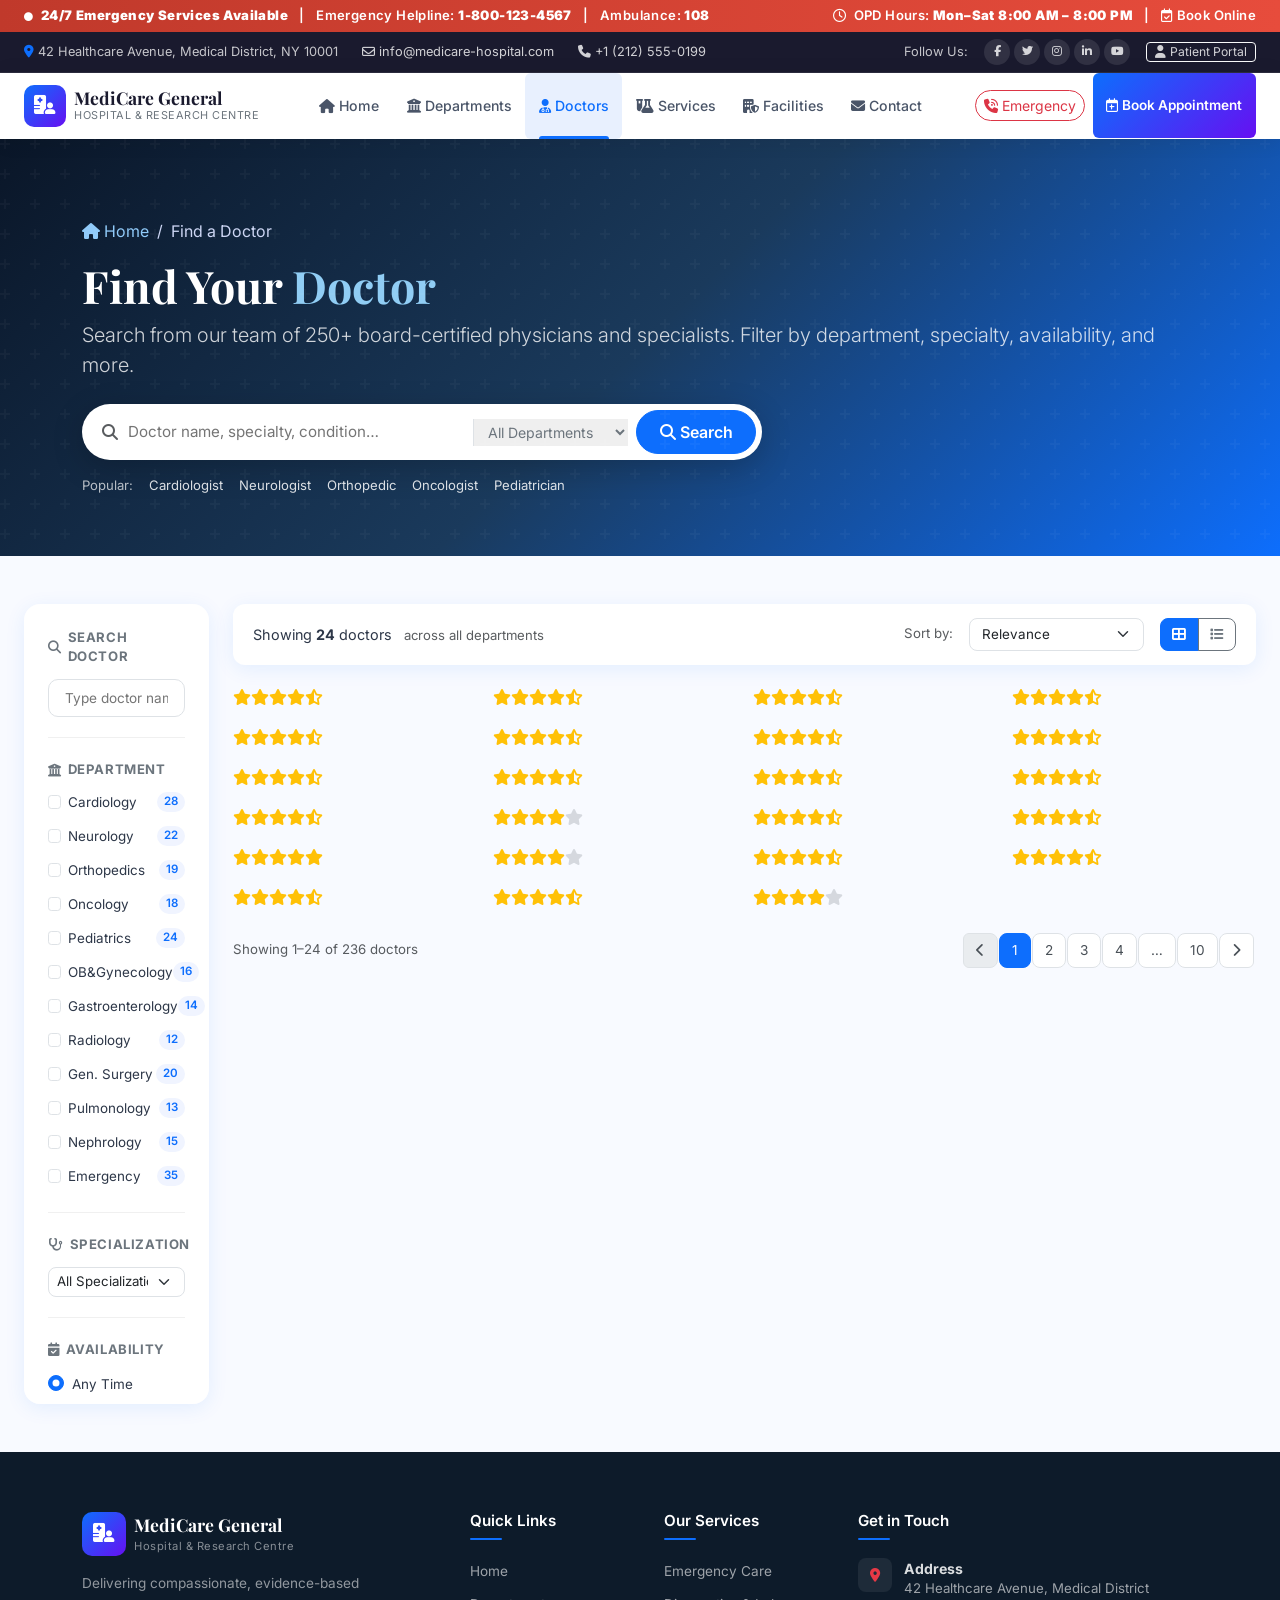
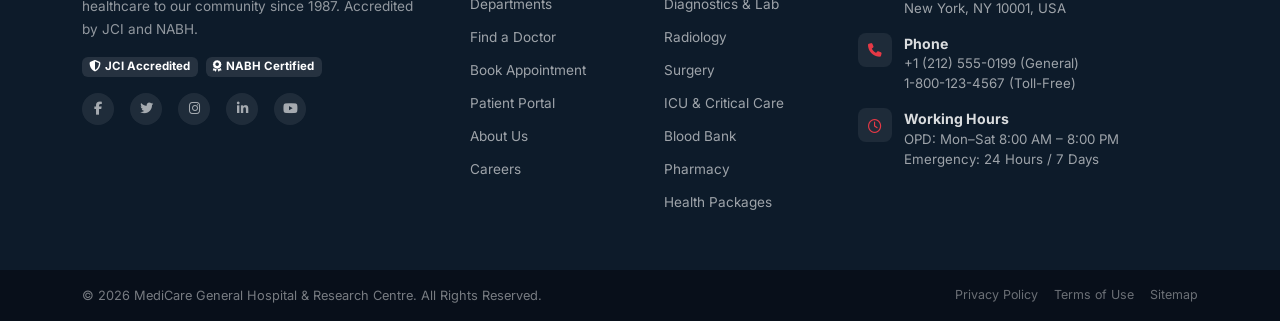
<file: doctors.html>
<!DOCTYPE html>
<html lang="en">
<head>
  <meta charset="UTF-8" />
  <meta name="viewport" content="width=device-width, initial-scale=1.0" />
  <title>Find a Doctor – MediCare General Hospital</title>

  <link href="https://cdn.jsdelivr.net/npm/bootstrap@5.3.3/dist/css/bootstrap.min.css" rel="stylesheet" />
  <link href="https://cdnjs.cloudflare.com/ajax/libs/font-awesome/6.5.0/css/all.min.css" rel="stylesheet" />
  <link href="https://fonts.googleapis.com/css2?family=Inter:wght@300;400;500;600;700;800&family=Playfair+Display:wght@400;600;700&display=swap" rel="stylesheet" />
  <link rel="stylesheet" href="css/style.css" />

  <style>
    :root {
      --primary: #0d6efd;
      --primary-dark: #0a58ca;
      --accent: #e63946;
      --dark: #1a1a2e;
      --light-bg: #f8faff;
      --card-shadow: 0 4px 20px rgba(13,110,253,.09);
    }
    * { box-sizing: border-box; }
    body { font-family: 'Inter', sans-serif; background: var(--light-bg); color: #2d3748; }

    /* ─── EMERGENCY BANNER ─── */
    .emergency-banner { background: linear-gradient(90deg,#c0392b,#e74c3c); color:#fff; font-size:.82rem; letter-spacing:.4px; padding:6px 0; }
    .emergency-banner a { color:#fff; text-decoration:none; font-weight:600; }
    .emergency-banner a:hover { text-decoration:underline; }
    .blink { animation: blink 1.1s step-start infinite; }
    @keyframes blink { 50%{opacity:0;} }

    /* ─── TOP BAR ─── */
    .top-bar { background:#1a1a2e; color:rgba(255,255,255,.75); font-size:.8rem; padding:7px 0; }
    .top-bar a { color:rgba(255,255,255,.8); text-decoration:none; }
    .top-bar a:hover { color:#fff; }
    .top-bar .social-icon { width:26px; height:26px; display:inline-flex; align-items:center; justify-content:center; border-radius:50%; background:rgba(255,255,255,.1); transition:background .25s; }
    .top-bar .social-icon:hover { background:var(--primary); }

    /* ─── NAVBAR ─── */
    .main-navbar { background:#fff; box-shadow:0 2px 20px rgba(0,0,0,.08); padding:0; }
    .navbar-brand .brand-logo { width:42px; height:42px; background:linear-gradient(135deg,var(--primary),#6610f2); border-radius:10px; display:flex; align-items:center; justify-content:center; color:#fff; font-size:1.2rem; }
    .navbar-brand .hospital-name { font-family:'Playfair Display',serif; font-weight:700; font-size:1.1rem; color:var(--dark); line-height:1.1; }
    .navbar-brand .hospital-tagline { font-size:.68rem; color:#6c757d; letter-spacing:.5px; text-transform:uppercase; }
    .main-navbar .nav-link { font-size:.88rem; font-weight:500; color:#4a5568; padding:1.4rem .85rem!important; position:relative; transition:color .2s; }
    .main-navbar .nav-link::after { content:''; position:absolute; bottom:0; left:.85rem; right:.85rem; height:3px; background:var(--primary); border-radius:3px 3px 0 0; transform:scaleX(0); transition:transform .25s; }
    .main-navbar .nav-link:hover, .main-navbar .nav-link.active { color:var(--primary); }
    .main-navbar .nav-link:hover::after, .main-navbar .nav-link.active::after { transform:scaleX(1); }
    .btn-book-nav { background:linear-gradient(135deg,var(--primary),#6610f2); color:#fff!important; border-radius:25px; padding:.45rem 1.3rem!important; font-size:.85rem!important; font-weight:600!important; }
    .btn-book-nav:hover { transform:translateY(-1px); box-shadow:0 4px 14px rgba(13,110,253,.4); }
    .btn-book-nav::after { display:none!important; }

    /* ─── HERO ─── */
    .page-hero { background:linear-gradient(135deg,#0a1628 0%,#1a3a5c 50%,#0d6efd 100%); padding:80px 0 60px; position:relative; overflow:hidden; }
    .page-hero::before { content:''; position:absolute; inset:0; background:url("data:image/svg+xml,%3Csvg width='60' height='60' viewBox='0 0 60 60' xmlns='http://www.w3.org/2000/svg'%3E%3Cg fill='none' fill-rule='evenodd'%3E%3Cg fill='%23ffffff' fill-opacity='0.03'%3E%3Cpath d='M36 34v-4h-2v4h-4v2h4v4h2v-4h4v-2h-4zm0-30V0h-2v4h-4v2h4v4h2V6h4V4h-4zM6 34v-4H4v4H0v2h4v4h2v-4h4v-2H6zM6 4V0H4v4H0v2h4v4h2V6h4V4H6z'/%3E%3C/g%3E%3C/g%3E%3C/svg%3E"); }
    .page-hero h1 { font-family:'Playfair Display',serif; font-size:2.8rem; color:#fff; }
    .page-hero p.lead { color:rgba(255,255,255,.8); }
    .breadcrumb-item + .breadcrumb-item::before { color:rgba(255,255,255,.5); }
    .breadcrumb-item a { color:rgba(255,255,255,.7); text-decoration:none; }
    .breadcrumb-item.active { color:rgba(255,255,255,.95); }
    .hero-search-bar { background:#fff; border-radius:50px; padding:6px 6px 6px 20px; display:flex; align-items:center; gap:8px; box-shadow:0 8px 32px rgba(0,0,0,.2); max-width:680px; }
    .hero-search-bar input { border:none; outline:none; flex:1; font-size:.95rem; }
    .hero-search-bar select { border:none; border-left:1px solid #dee2e6; outline:none; font-size:.88rem; padding:4px 10px; color:#6c757d; }
    .hero-search-bar .btn { border-radius:50px; padding:.55rem 1.4rem; font-weight:600; }

    /* ─── SIDEBAR ─── */
    .filter-sidebar { background:#fff; border-radius:16px; box-shadow:var(--card-shadow); padding:24px; position:sticky; top:80px; max-height:calc(100vh - 100px); overflow-y:auto; }
    .filter-sidebar::-webkit-scrollbar { width:4px; }
    .filter-sidebar::-webkit-scrollbar-thumb { background:#dee2e6; border-radius:4px; }
    .sidebar-section { margin-bottom:22px; padding-bottom:20px; border-bottom:1px solid #f0f0f0; }
    .sidebar-section:last-child { border-bottom:none; margin-bottom:0; }
    .sidebar-heading { font-size:.82rem; font-weight:700; text-transform:uppercase; letter-spacing:.6px; color:#6c757d; margin-bottom:12px; display:flex; align-items:center; gap:6px; }
    .sidebar-search { border:1.5px solid #dee2e6; border-radius:10px; padding:.5rem 1rem; font-size:.85rem; width:100%; }
    .sidebar-search:focus { border-color:var(--primary); outline:none; box-shadow:0 0 0 3px rgba(13,110,253,.1); }
    .filter-check { font-size:.84rem; }
    .filter-check label { cursor:pointer; display:flex; justify-content:space-between; width:100%; }
    .filter-check input { accent-color:var(--primary); }
    .dept-count { background:#f0f4ff; color:var(--primary); border-radius:10px; padding:1px 7px; font-size:.72rem; font-weight:600; }
    .avail-radio label { font-size:.84rem; cursor:pointer; }
    .avail-radio .avail-today { color:#198754; font-weight:600; }
    .range-slider { accent-color:var(--primary); }
    .btn-clear-filters { border-radius:10px; font-size:.82rem; font-weight:500; }
    .btn-location { border-radius:10px; font-size:.82rem; font-weight:500; }
    .star-filter label { cursor:pointer; font-size:.85rem; }
    .star-filter .fa-star { color:#ffc107; font-size:.85rem; }

    /* ─── SORT BAR ─── */
    .sort-bar { background:#fff; border-radius:12px; padding:14px 20px; box-shadow:var(--card-shadow); display:flex; align-items:center; justify-content:space-between; flex-wrap:wrap; gap:10px; margin-bottom:20px; }
    .sort-bar select { border:1.5px solid #dee2e6; border-radius:8px; padding:.35rem .8rem; font-size:.84rem; }
    .view-toggle .btn { padding:.35rem .7rem; border-radius:8px; font-size:.85rem; }

    /* ─── DOCTOR CARDS (GRID) ─── */
    .doctor-card { background:#fff; border-radius:16px; box-shadow:var(--card-shadow); overflow:hidden; transition:transform .3s, box-shadow .3s; height:100%; display:flex; flex-direction:column; }
    .doctor-card:hover { transform:translateY(-5px); box-shadow:0 16px 40px rgba(13,110,253,.13); }
    .doc-card-top { padding:22px 20px 16px; text-align:center; position:relative; background:linear-gradient(180deg,#f0f4ff 0%,#fff 100%); }
    .doc-avatar { width:80px; height:80px; border-radius:50%; margin:0 auto 10px; display:flex; align-items:center; justify-content:center; font-size:1.7rem; font-weight:700; color:#fff; border:3px solid #fff; box-shadow:0 4px 16px rgba(0,0,0,.12); }
    .doc-name { font-size:.97rem; font-weight:700; color:#1a1a2e; margin-bottom:2px; }
    .doc-specialty { font-size:.76rem; color:#6c757d; margin-bottom:6px; }
    .dept-badge { background:#e8f4fd; color:#0a58ca; border-radius:12px; padding:2px 10px; font-size:.73rem; font-weight:600; display:inline-block; }
    .avail-badge { position:absolute; top:12px; right:12px; border-radius:10px; padding:3px 10px; font-size:.72rem; font-weight:600; }
    .avail-today-badge { background:#d1e7dd; color:#0f5132; }
    .avail-tomorrow-badge { background:#fff3cd; color:#664d03; }
    .avail-week-badge { background:#cfe2ff; color:#084298; }
    .doc-card-body { padding:14px 18px; flex:1; display:flex; flex-direction:column; gap:8px; }
    .rating-row { display:flex; align-items:center; gap:8px; font-size:.82rem; }
    .rating-row .stars { color:#ffc107; font-size:.82rem; }
    .exp-badge { background:#fff3cd; color:#856404; border-radius:10px; padding:2px 9px; font-size:.73rem; font-weight:600; }
    .qual-pills { display:flex; flex-wrap:wrap; gap:4px; }
    .qual-pill { background:#f8f9fa; border:1px solid #dee2e6; border-radius:10px; padding:2px 9px; font-size:.72rem; color:#495057; }
    .opd-info { font-size:.78rem; color:#6c757d; }
    .lang-row { font-size:.76rem; color:#6c757d; }
    .doc-actions { padding:12px 16px; border-top:1px solid #f0f0f0; display:flex; gap:8px; }
    .btn-view-profile { flex:1; font-size:.8rem; border-radius:8px; padding:.4rem .5rem; font-weight:600; }
    .btn-book-doc { flex:1; font-size:.8rem; border-radius:8px; padding:.4rem .5rem; font-weight:500; }

    /* ─── LIST VIEW ─── */
    .doctor-list-card { background:#fff; border-radius:14px; box-shadow:var(--card-shadow); padding:18px 22px; display:flex; align-items:center; gap:18px; transition:transform .2s; margin-bottom:14px; }
    .doctor-list-card:hover { transform:translateX(4px); box-shadow:0 8px 28px rgba(13,110,253,.12); }
    .doc-list-avatar { width:70px; height:70px; border-radius:50%; display:flex; align-items:center; justify-content:center; font-size:1.4rem; font-weight:700; color:#fff; flex-shrink:0; }
    .doc-list-info { flex:1; }
    .doc-list-actions { display:flex; flex-direction:column; gap:8px; flex-shrink:0; }

    /* ─── PAGINATION ─── */
    .pagination .page-link { border-radius:8px; margin:0 2px; border:1.5px solid #dee2e6; color:#495057; font-size:.85rem; }
    .pagination .page-link:hover, .pagination .page-item.active .page-link { background:var(--primary); color:#fff; border-color:var(--primary); }

    /* ─── AVATAR COLORS ─── */
    .av-blue   { background:linear-gradient(135deg,#1a6fc4,#0d6efd); }
    .av-red    { background:linear-gradient(135deg,#c0392b,#e74c3c); }
    .av-green  { background:linear-gradient(135deg,#0f7a55,#198754); }
    .av-purple { background:linear-gradient(135deg,#6610f2,#9b59b6); }
    .av-orange { background:linear-gradient(135deg,#e67e22,#f39c12); }
    .av-teal   { background:linear-gradient(135deg,#0a7a85,#20c997); }
    .av-pink   { background:linear-gradient(135deg,#c0395b,#e91e63); }
    .av-indigo { background:linear-gradient(135deg,#3a0ca3,#4361ee); }
    .av-cyan   { background:linear-gradient(135deg,#0077b6,#00b4d8); }
    .av-brown  { background:linear-gradient(135deg,#7b3f00,#b5541d); }
    .av-olive  { background:linear-gradient(135deg,#3d5a00,#6b8c1a); }
    .av-navy   { background:linear-gradient(135deg,#023e8a,#0077b6); }

    /* ─── MODAL TABS ─── */
    .modal-doc-header { padding:28px 32px; position:relative; overflow:hidden; }
    .modal-doc-header::before { content:''; position:absolute; right:-40px; top:-40px; width:180px; height:180px; background:rgba(255,255,255,.08); border-radius:50%; }
    .modal-doc-header::after { content:''; position:absolute; left:-20px; bottom:-30px; width:120px; height:120px; background:rgba(255,255,255,.05); border-radius:50%; }
    .modal-doc-avatar { width:90px; height:90px; border-radius:50%; display:flex; align-items:center; justify-content:center; font-size:2rem; font-weight:700; color:#fff; border:4px solid rgba(255,255,255,.3); flex-shrink:0; }
    .nav-tabs-doc .nav-link { font-size:.85rem; font-weight:500; border:none; color:#6c757d; padding:.6rem 1rem; border-bottom:3px solid transparent; }
    .nav-tabs-doc .nav-link.active { color:var(--primary); border-bottom-color:var(--primary); background:transparent; }
    .review-card { background:#f8f9fa; border-radius:12px; padding:14px 18px; margin-bottom:12px; }
    .review-stars { color:#ffc107; font-size:.85rem; }
    .schedule-table th { font-size:.8rem; background:#f8f9fa; }
    .schedule-table td { font-size:.82rem; }
    .time-slot { background:#e8f4fd; color:#0a58ca; border-radius:8px; padding:4px 10px; font-size:.78rem; cursor:pointer; display:inline-block; margin:2px; transition:background .2s; }
    .time-slot:hover, .time-slot.selected { background:var(--primary); color:#fff; }
    .time-slot.booked { background:#f8d7da; color:#842029; cursor:not-allowed; }

    /* ─── BOOKING MODAL ─── */
    .booking-step { display:none; }
    .booking-step.active { display:block; }
    .step-progress { display:flex; justify-content:space-between; position:relative; margin-bottom:30px; }
    .step-progress::before { content:''; position:absolute; top:18px; left:10%; right:10%; height:2px; background:#dee2e6; z-index:0; }
    .step-dot { width:36px; height:36px; border-radius:50%; display:flex; align-items:center; justify-content:center; font-size:.85rem; font-weight:700; z-index:1; transition:all .3s; background:#dee2e6; color:#6c757d; flex-shrink:0; }
    .step-dot.active { background:var(--primary); color:#fff; box-shadow:0 0 0 4px rgba(13,110,253,.2); }
    .step-dot.done { background:#198754; color:#fff; }
    .step-label { font-size:.72rem; color:#6c757d; text-align:center; margin-top:6px; }
    .step-wrapper { text-align:center; }
    .date-grid { display:grid; grid-template-columns:repeat(7,1fr); gap:6px; }
    .date-cell { border-radius:8px; padding:8px 4px; text-align:center; cursor:pointer; border:1.5px solid #dee2e6; font-size:.8rem; transition:all .2s; }
    .date-cell:hover, .date-cell.selected { background:var(--primary); color:#fff; border-color:var(--primary); }
    .date-cell.today { border-color:var(--primary); color:var(--primary); font-weight:700; }
    .date-cell.disabled { background:#f8f9fa; color:#adb5bd; cursor:not-allowed; }
    .confirmation-box { background:#e9f7ef; border-radius:14px; padding:24px; border:1px solid #a3d9b1; }

    /* ─── FOOTER ─── */
    .main-footer { background:#0d1b2a; color:rgba(255,255,255,.75); padding:60px 0 0; }
    .footer-heading { color:#fff; font-weight:600; font-size:.95rem; margin-bottom:18px; position:relative; padding-bottom:10px; }
    .footer-heading::after { content:''; position:absolute; left:0; bottom:0; width:32px; height:2px; background:var(--primary); border-radius:2px; }
    .footer-links { list-style:none; padding:0; }
    .footer-links li { margin-bottom:9px; }
    .footer-links a { color:rgba(255,255,255,.6); text-decoration:none; font-size:.85rem; transition:color .2s; }
    .footer-links a:hover { color:#fff; }
    .footer-contact-item { display:flex; gap:12px; margin-bottom:14px; }
    .footer-contact-item .icon { width:34px; height:34px; background:rgba(255,255,255,.07); border-radius:8px; display:flex; align-items:center; justify-content:center; color:var(--primary); flex-shrink:0; }
    .footer-contact-item p { margin:0; font-size:.83rem; color:rgba(255,255,255,.6); }
    .footer-contact-item strong { color:rgba(255,255,255,.85); font-size:.88rem; }
    .footer-bottom { background:#080f1a; padding:16px 0; margin-top:48px; }
    .footer-bottom p { font-size:.8rem; color:rgba(255,255,255,.45); margin:0; }
    .footer-social a { width:32px; height:32px; background:rgba(255,255,255,.08); border-radius:50%; display:inline-flex; align-items:center; justify-content:center; color:rgba(255,255,255,.6); transition:all .25s; font-size:.82rem; text-decoration:none; }
    .footer-social a:hover { background:var(--primary); color:#fff; }

    /* ─── MISC ─── */
    .section-badge { background:rgba(13,110,253,.1); color:var(--primary); border-radius:20px; padding:5px 16px; font-size:.78rem; font-weight:600; letter-spacing:.5px; display:inline-block; }

    @media (max-width:991px) {
      .filter-sidebar { position:static; max-height:none; }
    }
    @media (max-width:768px) {
      .page-hero h1 { font-size:1.9rem; }
      .hero-search-bar { flex-direction:column; border-radius:16px; }
      .hero-search-bar select { border-left:none; border-top:1px solid #dee2e6; }
    }
  </style>
</head>
<body>

<!-- ═══════════════════════════════════════════════════════════════
     EMERGENCY BANNER
══════════════════════════════════════════════════════════════════ -->
<div class="emergency-banner">
  <div class="container-fluid px-4">
    <div class="d-flex justify-content-between align-items-center flex-wrap gap-2">
      <div>
        <span class="blink me-1"><i class="fa-solid fa-circle" style="font-size:.55rem;"></i></span>
        <strong>24/7 Emergency Services Available</strong>
        <span class="mx-2">|</span>
        Emergency Helpline: <a href="tel:+18001234567"><strong>1-800-123-4567</strong></a>
        <span class="mx-2">|</span>
        Ambulance: <a href="tel:108"><strong>108</strong></a>
      </div>
      <div>
        <i class="fa-regular fa-clock me-1"></i>
        OPD Hours: <strong>Mon–Sat 8:00 AM – 8:00 PM</strong>
        <span class="mx-2">|</span>
        <a href="appointments.html"><i class="fa-regular fa-calendar-check me-1"></i>Book Online</a>
      </div>
    </div>
  </div>
</div>

<!-- ═══════════════════════════════════════════════════════════════
     TOP BAR
══════════════════════════════════════════════════════════════════ -->
<div class="top-bar d-none d-lg-block">
  <div class="container-fluid px-4">
    <div class="d-flex justify-content-between align-items-center">
      <div class="d-flex gap-4">
        <span><i class="fa-solid fa-location-dot me-1" style="color:#0d6efd;"></i>42 Healthcare Avenue, Medical District, NY 10001</span>
        <a href="mailto:info@medicare-hospital.com"><i class="fa-regular fa-envelope me-1"></i>info@medicare-hospital.com</a>
        <a href="tel:+12125550199"><i class="fa-solid fa-phone me-1"></i>+1 (212) 555-0199</a>
      </div>
      <div class="d-flex align-items-center gap-3">
        <span>Follow Us:</span>
        <div class="d-flex gap-1">
          <a href="#" class="social-icon"><i class="fab fa-facebook-f" style="font-size:.7rem;"></i></a>
          <a href="#" class="social-icon"><i class="fab fa-twitter" style="font-size:.7rem;"></i></a>
          <a href="#" class="social-icon"><i class="fab fa-instagram" style="font-size:.7rem;"></i></a>
          <a href="#" class="social-icon"><i class="fab fa-linkedin-in" style="font-size:.7rem;"></i></a>
          <a href="#" class="social-icon"><i class="fab fa-youtube" style="font-size:.7rem;"></i></a>
        </div>
        <a href="patient-portal.html" class="btn btn-sm btn-outline-light py-0 px-2" style="font-size:.76rem;border-radius:4px;">
          <i class="fa-solid fa-user me-1"></i>Patient Portal
        </a>
      </div>
    </div>
  </div>
</div>

<!-- ═══════════════════════════════════════════════════════════════
     NAVBAR
══════════════════════════════════════════════════════════════════ -->
<nav class="navbar navbar-expand-xl main-navbar sticky-top">
  <div class="container-fluid px-4">
    <a class="navbar-brand d-flex align-items-center gap-2" href="index.html">
      <div class="brand-logo"><i class="fa-solid fa-hospital-user"></i></div>
      <div>
        <div class="hospital-name">MediCare General</div>
        <div class="hospital-tagline">Hospital &amp; Research Centre</div>
      </div>
    </a>
    <button class="navbar-toggler border-0" type="button" data-bs-toggle="collapse" data-bs-target="#mainNav">
      <span class="navbar-toggler-icon"></span>
    </button>
    <div class="collapse navbar-collapse" id="mainNav">
      <ul class="navbar-nav mx-auto">
        <li class="nav-item"><a class="nav-link" href="index.html"><i class="fa-solid fa-house me-1"></i>Home</a></li>
        <li class="nav-item dropdown">
          <a class="nav-link dropdown-toggle" href="departments.html" data-bs-toggle="dropdown"><i class="fa-solid fa-building-columns me-1"></i>Departments</a>
          <ul class="dropdown-menu shadow border-0 rounded-3 py-2" style="min-width:220px;">
            <li><a class="dropdown-item" href="departments.html"><i class="fa-solid fa-th me-2 text-primary"></i>All Departments</a></li>
            <li><hr class="dropdown-divider my-1"></li>
            <li><a class="dropdown-item" href="#"><i class="fa-solid fa-heart-pulse me-2 text-danger"></i>Cardiology</a></li>
            <li><a class="dropdown-item" href="#"><i class="fa-solid fa-brain me-2"></i>Neurology</a></li>
            <li><a class="dropdown-item" href="#"><i class="fa-solid fa-bone me-2 text-warning"></i>Orthopedics</a></li>
            <li><a class="dropdown-item" href="#"><i class="fa-solid fa-baby me-2 text-info"></i>Pediatrics</a></li>
            <li><a class="dropdown-item" href="#"><i class="fa-solid fa-venus me-2 text-success"></i>OBG</a></li>
          </ul>
        </li>
        <li class="nav-item"><a class="nav-link active" href="doctors.html"><i class="fa-solid fa-user-doctor me-1"></i>Doctors</a></li>
        <li class="nav-item"><a class="nav-link" href="services.html"><i class="fa-solid fa-flask-vial me-1"></i>Services</a></li>
        <li class="nav-item"><a class="nav-link" href="facilities.html"><i class="fa-solid fa-building-shield me-1"></i>Facilities</a></li>
        <li class="nav-item"><a class="nav-link" href="contact.html"><i class="fa-solid fa-envelope me-1"></i>Contact</a></li>
      </ul>
      <div class="d-flex align-items-center gap-2 ms-2">
        <a href="tel:+18001234567" class="btn btn-outline-danger btn-sm d-none d-xl-inline-flex align-items-center gap-1 rounded-pill">
          <i class="fa-solid fa-phone-volume fa-shake"></i> Emergency
        </a>
        <button class="nav-link btn-book-nav border-0 bg-transparent" onclick="openBooking('david-kim')">
          <i class="fa-regular fa-calendar-plus me-1"></i>Book Appointment
        </button>
      </div>
    </div>
  </div>
</nav>

<!-- ═══════════════════════════════════════════════════════════════
     PAGE HERO
══════════════════════════════════════════════════════════════════ -->
<section class="page-hero">
  <div class="container">
    <nav aria-label="breadcrumb" class="mb-3">
      <ol class="breadcrumb mb-0" style="background:transparent;">
        <li class="breadcrumb-item"><a href="index.html"><i class="fa-solid fa-house me-1"></i>Home</a></li>
        <li class="breadcrumb-item active">Find a Doctor</li>
      </ol>
    </nav>
    <h1 class="mb-2 fw-bold">Find Your <span style="color:#90cdf4;">Doctor</span></h1>
    <p class="lead mb-4">Search from our team of 250+ board-certified physicians and specialists. Filter by department, specialty, availability, and more.</p>
    <div class="hero-search-bar">
      <i class="fa-solid fa-magnifying-glass text-muted"></i>
      <input type="text" id="heroSearch" placeholder="Doctor name, specialty, condition…" />
      <select id="heroDeptFilter">
        <option value="">All Departments</option>
        <option>Cardiology</option>
        <option>Neurology</option>
        <option>Orthopedics</option>
        <option>Oncology</option>
        <option>Pediatrics</option>
        <option>OBG</option>
        <option>Gastroenterology</option>
        <option>Radiology</option>
        <option>General Surgery</option>
        <option>Pulmonology</option>
        <option>Nephrology</option>
        <option>Emergency</option>
      </select>
      <button class="btn btn-primary"><i class="fa-solid fa-search me-1"></i>Search</button>
    </div>
    <div class="d-flex flex-wrap gap-3 mt-3" style="font-size:.82rem;color:rgba(255,255,255,.7);">
      <span>Popular:</span>
      <a href="#" style="color:rgba(255,255,255,.85);text-decoration:none;" onclick="quickSearch('Cardiologist')">Cardiologist</a>
      <a href="#" style="color:rgba(255,255,255,.85);text-decoration:none;" onclick="quickSearch('Neurologist')">Neurologist</a>
      <a href="#" style="color:rgba(255,255,255,.85);text-decoration:none;" onclick="quickSearch('Orthopedic')">Orthopedic</a>
      <a href="#" style="color:rgba(255,255,255,.85);text-decoration:none;" onclick="quickSearch('Oncologist')">Oncologist</a>
      <a href="#" style="color:rgba(255,255,255,.85);text-decoration:none;" onclick="quickSearch('Pediatrician')">Pediatrician</a>
    </div>
  </div>
</section>

<!-- ═══════════════════════════════════════════════════════════════
     MAIN CONTENT
══════════════════════════════════════════════════════════════════ -->
<section class="py-5">
  <div class="container-fluid px-4">
    <div class="row g-4">

      <!-- ─── SIDEBAR ─── -->
      <div class="col-lg-3 col-xl-2">
        <div class="filter-sidebar">

          <!-- Search by name -->
          <div class="sidebar-section">
            <div class="sidebar-heading"><i class="fa-solid fa-magnifying-glass"></i> Search Doctor</div>
            <input type="text" id="sidebarSearch" class="sidebar-search" placeholder="Type doctor name…" />
          </div>

          <!-- Department -->
          <div class="sidebar-section">
            <div class="sidebar-heading"><i class="fa-solid fa-building-columns"></i> Department</div>
            <div class="d-flex flex-column gap-2">
              <div class="form-check filter-check"><input class="form-check-input" type="checkbox" value="cardiology" id="dc1"><label class="form-check-label" for="dc1">Cardiology <span class="dept-count">28</span></label></div>
              <div class="form-check filter-check"><input class="form-check-input" type="checkbox" value="neurology" id="dc2"><label class="form-check-label" for="dc2">Neurology <span class="dept-count">22</span></label></div>
              <div class="form-check filter-check"><input class="form-check-input" type="checkbox" value="orthopedics" id="dc3"><label class="form-check-label" for="dc3">Orthopedics <span class="dept-count">19</span></label></div>
              <div class="form-check filter-check"><input class="form-check-input" type="checkbox" value="oncology" id="dc4"><label class="form-check-label" for="dc4">Oncology <span class="dept-count">18</span></label></div>
              <div class="form-check filter-check"><input class="form-check-input" type="checkbox" value="pediatrics" id="dc5"><label class="form-check-label" for="dc5">Pediatrics <span class="dept-count">24</span></label></div>
              <div class="form-check filter-check"><input class="form-check-input" type="checkbox" value="obgyn" id="dc6"><label class="form-check-label" for="dc6">OB&amp;Gynecology <span class="dept-count">16</span></label></div>
              <div class="form-check filter-check"><input class="form-check-input" type="checkbox" value="gastro" id="dc7"><label class="form-check-label" for="dc7">Gastroenterology <span class="dept-count">14</span></label></div>
              <div class="form-check filter-check"><input class="form-check-input" type="checkbox" value="radiology" id="dc8"><label class="form-check-label" for="dc8">Radiology <span class="dept-count">12</span></label></div>
              <div class="form-check filter-check"><input class="form-check-input" type="checkbox" value="surgery" id="dc9"><label class="form-check-label" for="dc9">Gen. Surgery <span class="dept-count">20</span></label></div>
              <div class="form-check filter-check"><input class="form-check-input" type="checkbox" value="pulmonology" id="dc10"><label class="form-check-label" for="dc10">Pulmonology <span class="dept-count">13</span></label></div>
              <div class="form-check filter-check"><input class="form-check-input" type="checkbox" value="nephro" id="dc11"><label class="form-check-label" for="dc11">Nephrology <span class="dept-count">15</span></label></div>
              <div class="form-check filter-check"><input class="form-check-input" type="checkbox" value="emergency" id="dc12"><label class="form-check-label" for="dc12">Emergency <span class="dept-count">35</span></label></div>
            </div>
          </div>

          <!-- Specialization -->
          <div class="sidebar-section">
            <div class="sidebar-heading"><i class="fa-solid fa-stethoscope"></i> Specialization</div>
            <select class="form-select form-select-sm" id="filterSpec" style="font-size:.83rem;border-radius:8px;">
              <option value="">All Specializations</option>
              <option>Interventional Cardiology</option>
              <option>Electrophysiology</option>
              <option>Cardiac Surgery</option>
              <option>Stroke Neurology</option>
              <option>Epilepsy</option>
              <option>Spine Surgery</option>
              <option>Joint Replacement</option>
              <option>Sports Medicine</option>
              <option>Medical Oncology</option>
              <option>Radiation Oncology</option>
              <option>Neonatology</option>
              <option>Fetal Medicine</option>
              <option>Hepatology</option>
              <option>Interventional Radiology</option>
              <option>Laparoscopic Surgery</option>
              <option>Bariatric Surgery</option>
              <option>Renal Transplant</option>
              <option>Sleep Medicine</option>
            </select>
          </div>

          <!-- Availability -->
          <div class="sidebar-section">
            <div class="sidebar-heading"><i class="fa-solid fa-calendar-check"></i> Availability</div>
            <div class="avail-radio d-flex flex-column gap-2">
              <div class="form-check"><input class="form-check-input" type="radio" name="avail" id="avAll" value="any" checked><label class="form-check-label" for="avAll">Any Time</label></div>
              <div class="form-check"><input class="form-check-input" type="radio" name="avail" id="avToday" value="today"><label class="form-check-label avail-today" for="avToday"><i class="fa-solid fa-circle-check text-success me-1"></i>Available Today</label></div>
              <div class="form-check"><input class="form-check-input" type="radio" name="avail" id="avWeek" value="week"><label class="form-check-label" for="avWeek">This Week</label></div>
            </div>
          </div>

          <!-- Experience -->
          <div class="sidebar-section">
            <div class="sidebar-heading"><i class="fa-solid fa-trophy"></i> Experience</div>
            <div class="d-flex flex-column gap-2">
              <div class="form-check filter-check"><input class="form-check-input" type="checkbox" id="exp1"><label class="form-check-label" for="exp1">0 – 5 Years</label></div>
              <div class="form-check filter-check"><input class="form-check-input" type="checkbox" id="exp2"><label class="form-check-label" for="exp2">5 – 10 Years</label></div>
              <div class="form-check filter-check"><input class="form-check-input" type="checkbox" id="exp3"><label class="form-check-label" for="exp3">10 – 20 Years</label></div>
              <div class="form-check filter-check"><input class="form-check-input" type="checkbox" id="exp4"><label class="form-check-label" for="exp4">20+ Years</label></div>
            </div>
          </div>

          <!-- Language -->
          <div class="sidebar-section">
            <div class="sidebar-heading"><i class="fa-solid fa-language"></i> Language</div>
            <div class="d-flex flex-column gap-2">
              <div class="form-check filter-check"><input class="form-check-input" type="checkbox" id="lang1"><label class="form-check-label" for="lang1">English</label></div>
              <div class="form-check filter-check"><input class="form-check-input" type="checkbox" id="lang2"><label class="form-check-label" for="lang2">Hindi</label></div>
              <div class="form-check filter-check"><input class="form-check-input" type="checkbox" id="lang3"><label class="form-check-label" for="lang3">Spanish</label></div>
              <div class="form-check filter-check"><input class="form-check-input" type="checkbox" id="lang4"><label class="form-check-label" for="lang4">French</label></div>
              <div class="form-check filter-check"><input class="form-check-input" type="checkbox" id="lang5"><label class="form-check-label" for="lang5">Arabic</label></div>
            </div>
          </div>

          <!-- Gender -->
          <div class="sidebar-section">
            <div class="sidebar-heading"><i class="fa-solid fa-venus-mars"></i> Gender</div>
            <div class="d-flex gap-3">
              <div class="form-check"><input class="form-check-input" type="radio" name="gender" id="gAll" value="any" checked><label class="form-check-label" for="gAll" style="font-size:.84rem;">Any</label></div>
              <div class="form-check"><input class="form-check-input" type="radio" name="gender" id="gMale"><label class="form-check-label" for="gMale" style="font-size:.84rem;">Male</label></div>
              <div class="form-check"><input class="form-check-input" type="radio" name="gender" id="gFemale"><label class="form-check-label" for="gFemale" style="font-size:.84rem;">Female</label></div>
            </div>
          </div>

          <!-- Rating -->
          <div class="sidebar-section">
            <div class="sidebar-heading"><i class="fa-solid fa-star"></i> Minimum Rating</div>
            <div class="star-filter d-flex flex-column gap-2">
              <div class="form-check"><input class="form-check-input" type="radio" name="rating" id="r0" value="0" checked><label class="form-check-label" for="r0" style="font-size:.84rem;">Any Rating</label></div>
              <div class="form-check"><input class="form-check-input" type="radio" name="rating" id="r4" value="4"><label class="form-check-label" for="r4"><i class="fa-solid fa-star"></i><i class="fa-solid fa-star"></i><i class="fa-solid fa-star"></i><i class="fa-solid fa-star"></i> 4.0+</label></div>
              <div class="form-check"><input class="form-check-input" type="radio" name="rating" id="r45" value="4.5"><label class="form-check-label" for="r45"><i class="fa-solid fa-star"></i><i class="fa-solid fa-star"></i><i class="fa-solid fa-star"></i><i class="fa-solid fa-star"></i><i class="fa-solid fa-star-half-stroke"></i> 4.5+</label></div>
            </div>
          </div>

          <!-- Action Buttons -->
          <div class="d-flex flex-column gap-2">
            <button class="btn btn-outline-danger btn-clear-filters" onclick="clearAllFilters()"><i class="fa-solid fa-xmark me-1"></i>Clear All Filters</button>
            <button class="btn btn-outline-primary btn-location"><i class="fa-solid fa-location-crosshairs me-1"></i>Find Nearest Doctor</button>
          </div>

        </div>
      </div>

      <!-- ─── DOCTORS GRID ─── -->
      <div class="col-lg-9 col-xl-10">

        <!-- Sort Bar -->
        <div class="sort-bar">
          <div>
            <span id="doc-results-count" class="fw-600" style="font-size:.9rem;">Showing <strong>24</strong> doctors</span>
            <span class="text-muted ms-2" style="font-size:.82rem;">across all departments</span>
          </div>
          <div class="d-flex align-items-center gap-3">
            <label class="text-muted" style="font-size:.83rem;">Sort by:</label>
            <select class="form-select form-select-sm" id="docSort" style="width:auto;">
              <option>Relevance</option>
              <option>Experience (High–Low)</option>
              <option>Rating (High–Low)</option>
              <option>Availability</option>
              <option>Name (A–Z)</option>
            </select>
            <div class="view-toggle btn-group" role="group">
              <button type="button" class="btn btn-primary" id="gridViewBtn" onclick="setView('grid')"><i class="fa-solid fa-th-large"></i></button>
              <button type="button" class="btn btn-outline-secondary" id="listViewBtn" onclick="setView('list')"><i class="fa-solid fa-list"></i></button>
            </div>
          </div>
        </div>

        <!-- GRID VIEW -->
        <div id="grid-view">
          <div class="row g-3" id="doctors-grid">

            <!-- Doctor 1 -->
            <div class="col-xl-3 col-lg-4 col-md-6 doc-item" data-dept="cardiology" data-avail="today" data-exp="24" data-rating="4.9" data-name="Dr. David Kim">
              <div class="doctor-card">
                <div class="doc-card-top">
                  <span class="avail-badge avail-today-badge"><i class="fa-solid fa-circle me-1" style="font-size:.45rem;"></i>Today</span>
                  <div class="doc-avatar av-red">DK</div>
                  <div class="doc-name">Dr. David Kim</div>
                  <div class="doc-specialty">Senior Cardiologist</div>
                  <span class="dept-badge"><i class="fa-solid fa-heart-pulse me-1"></i>Cardiology</span>
                </div>
                <div class="doc-card-body">
                  <div class="rating-row"><span class="stars">★★★★★</span><strong>4.9</strong><span class="text-muted">(312 reviews)</span><span class="exp-badge ms-auto">24 Yrs</span></div>
                  <div class="qual-pills"><span class="qual-pill">MD</span><span class="qual-pill">FACC</span><span class="qual-pill">PhD</span></div>
                  <div class="opd-info"><i class="fa-regular fa-clock me-1"></i>Mon–Fri: 8AM–1PM, 4–7PM</div>
                  <div class="lang-row"><i class="fa-solid fa-language me-1"></i>English, Korean</div>
                </div>
                <div class="doc-actions">
                  <button class="btn btn-primary btn-view-profile" onclick="openDocModal('david-kim')"><i class="fa-solid fa-eye me-1"></i>Profile</button>
                  <button class="btn btn-outline-success btn-book-doc" onclick="openBooking('david-kim')"><i class="fa-regular fa-calendar-plus me-1"></i>Book</button>
                </div>
              </div>
            </div>

            <!-- Doctor 2 -->
            <div class="col-xl-3 col-lg-4 col-md-6 doc-item" data-dept="neurology" data-avail="today" data-exp="18" data-rating="4.8" data-name="Dr. Sanya Rostova">
              <div class="doctor-card">
                <div class="doc-card-top">
                  <span class="avail-badge avail-today-badge"><i class="fa-solid fa-circle me-1" style="font-size:.45rem;"></i>Today</span>
                  <div class="doc-avatar av-purple">SR</div>
                  <div class="doc-name">Dr. Sanya Rostova</div>
                  <div class="doc-specialty">Senior Neurologist</div>
                  <span class="dept-badge"><i class="fa-solid fa-brain me-1"></i>Neurology</span>
                </div>
                <div class="doc-card-body">
                  <div class="rating-row"><span class="stars">★★★★★</span><strong>4.8</strong><span class="text-muted">(278 reviews)</span><span class="exp-badge ms-auto">18 Yrs</span></div>
                  <div class="qual-pills"><span class="qual-pill">MD</span><span class="qual-pill">DM (Neuro)</span></div>
                  <div class="opd-info"><i class="fa-regular fa-clock me-1"></i>Tue, Thu, Sat: 9AM–2PM</div>
                  <div class="lang-row"><i class="fa-solid fa-language me-1"></i>English, Russian, French</div>
                </div>
                <div class="doc-actions">
                  <button class="btn btn-primary btn-view-profile" onclick="openDocModal('sanya-rostova')"><i class="fa-solid fa-eye me-1"></i>Profile</button>
                  <button class="btn btn-outline-success btn-book-doc" onclick="openBooking('sanya-rostova')"><i class="fa-regular fa-calendar-plus me-1"></i>Book</button>
                </div>
              </div>
            </div>

            <!-- Doctor 3 -->
            <div class="col-xl-3 col-lg-4 col-md-6 doc-item" data-dept="orthopedics" data-avail="today" data-exp="21" data-rating="4.9" data-name="Dr. Marcus Patel">
              <div class="doctor-card">
                <div class="doc-card-top">
                  <span class="avail-badge avail-today-badge"><i class="fa-solid fa-circle me-1" style="font-size:.45rem;"></i>Today</span>
                  <div class="doc-avatar av-orange">MP</div>
                  <div class="doc-name">Dr. Marcus Patel</div>
                  <div class="doc-specialty">Orthopaedic Surgeon</div>
                  <span class="dept-badge"><i class="fa-solid fa-bone me-1"></i>Orthopedics</span>
                </div>
                <div class="doc-card-body">
                  <div class="rating-row"><span class="stars">★★★★★</span><strong>4.9</strong><span class="text-muted">(341 reviews)</span><span class="exp-badge ms-auto">21 Yrs</span></div>
                  <div class="qual-pills"><span class="qual-pill">MS</span><span class="qual-pill">DNB</span><span class="qual-pill">FRCS</span></div>
                  <div class="opd-info"><i class="fa-regular fa-clock me-1"></i>Mon, Wed, Fri: 8AM–12PM</div>
                  <div class="lang-row"><i class="fa-solid fa-language me-1"></i>English, Hindi, Gujarati</div>
                </div>
                <div class="doc-actions">
                  <button class="btn btn-primary btn-view-profile" onclick="openDocModal('marcus-patel')"><i class="fa-solid fa-eye me-1"></i>Profile</button>
                  <button class="btn btn-outline-success btn-book-doc" onclick="openBooking('marcus-patel')"><i class="fa-regular fa-calendar-plus me-1"></i>Book</button>
                </div>
              </div>
            </div>

            <!-- Doctor 4 -->
            <div class="col-xl-3 col-lg-4 col-md-6 doc-item" data-dept="oncology" data-avail="tomorrow" data-exp="15" data-rating="4.7" data-name="Dr. Aisha Nwosu">
              <div class="doctor-card">
                <div class="doc-card-top">
                  <span class="avail-badge avail-tomorrow-badge"><i class="fa-solid fa-clock me-1" style="font-size:.7rem;"></i>Tomorrow</span>
                  <div class="doc-avatar av-teal">AN</div>
                  <div class="doc-name">Dr. Aisha Nwosu</div>
                  <div class="doc-specialty">Medical Oncologist</div>
                  <span class="dept-badge"><i class="fa-solid fa-ribbon me-1"></i>Oncology</span>
                </div>
                <div class="doc-card-body">
                  <div class="rating-row"><span class="stars">★★★★☆</span><strong>4.7</strong><span class="text-muted">(199 reviews)</span><span class="exp-badge ms-auto">15 Yrs</span></div>
                  <div class="qual-pills"><span class="qual-pill">MD</span><span class="qual-pill">DM (Onco)</span></div>
                  <div class="opd-info"><i class="fa-regular fa-clock me-1"></i>Mon, Wed: 10AM–2PM</div>
                  <div class="lang-row"><i class="fa-solid fa-language me-1"></i>English, French, Igbo</div>
                </div>
                <div class="doc-actions">
                  <button class="btn btn-primary btn-view-profile" onclick="openDocModal('aisha-nwosu')"><i class="fa-solid fa-eye me-1"></i>Profile</button>
                  <button class="btn btn-outline-success btn-book-doc" onclick="openBooking('aisha-nwosu')"><i class="fa-regular fa-calendar-plus me-1"></i>Book</button>
                </div>
              </div>
            </div>

            <!-- Doctor 5 -->
            <div class="col-xl-3 col-lg-4 col-md-6 doc-item" data-dept="pediatrics" data-avail="today" data-exp="16" data-rating="4.8" data-name="Dr. Rachel Green">
              <div class="doctor-card">
                <div class="doc-card-top">
                  <span class="avail-badge avail-today-badge"><i class="fa-solid fa-circle me-1" style="font-size:.45rem;"></i>Today</span>
                  <div class="doc-avatar av-cyan">RG</div>
                  <div class="doc-name">Dr. Rachel Green</div>
                  <div class="doc-specialty">Paediatrician & Neonatologist</div>
                  <span class="dept-badge"><i class="fa-solid fa-baby me-1"></i>Pediatrics</span>
                </div>
                <div class="doc-card-body">
                  <div class="rating-row"><span class="stars">★★★★★</span><strong>4.8</strong><span class="text-muted">(267 reviews)</span><span class="exp-badge ms-auto">16 Yrs</span></div>
                  <div class="qual-pills"><span class="qual-pill">MD</span><span class="qual-pill">DCH</span><span class="qual-pill">FAAP</span></div>
                  <div class="opd-info"><i class="fa-regular fa-clock me-1"></i>Daily: 9AM–1PM</div>
                  <div class="lang-row"><i class="fa-solid fa-language me-1"></i>English, Spanish</div>
                </div>
                <div class="doc-actions">
                  <button class="btn btn-primary btn-view-profile" onclick="openDocModal('rachel-green')"><i class="fa-solid fa-eye me-1"></i>Profile</button>
                  <button class="btn btn-outline-success btn-book-doc" onclick="openBooking('rachel-green')"><i class="fa-regular fa-calendar-plus me-1"></i>Book</button>
                </div>
              </div>
            </div>

            <!-- Doctor 6 -->
            <div class="col-xl-3 col-lg-4 col-md-6 doc-item" data-dept="obgyn" data-avail="today" data-exp="20" data-rating="4.9" data-name="Dr. Priya Sharma">
              <div class="doctor-card">
                <div class="doc-card-top">
                  <span class="avail-badge avail-today-badge"><i class="fa-solid fa-circle me-1" style="font-size:.45rem;"></i>Today</span>
                  <div class="doc-avatar av-pink">PS</div>
                  <div class="doc-name">Dr. Priya Sharma</div>
                  <div class="doc-specialty">Obstetrician & Gynaecologist</div>
                  <span class="dept-badge"><i class="fa-solid fa-venus me-1"></i>OBG</span>
                </div>
                <div class="doc-card-body">
                  <div class="rating-row"><span class="stars">★★★★★</span><strong>4.9</strong><span class="text-muted">(408 reviews)</span><span class="exp-badge ms-auto">20 Yrs</span></div>
                  <div class="qual-pills"><span class="qual-pill">MS (OBG)</span><span class="qual-pill">FRCOG</span></div>
                  <div class="opd-info"><i class="fa-regular fa-clock me-1"></i>Mon–Sat: 10AM–2PM</div>
                  <div class="lang-row"><i class="fa-solid fa-language me-1"></i>English, Hindi, Punjabi</div>
                </div>
                <div class="doc-actions">
                  <button class="btn btn-primary btn-view-profile" onclick="openDocModal('priya-sharma')"><i class="fa-solid fa-eye me-1"></i>Profile</button>
                  <button class="btn btn-outline-success btn-book-doc" onclick="openBooking('priya-sharma')"><i class="fa-regular fa-calendar-plus me-1"></i>Book</button>
                </div>
              </div>
            </div>

            <!-- Doctor 7 -->
            <div class="col-xl-3 col-lg-4 col-md-6 doc-item" data-dept="gastro" data-avail="week" data-exp="17" data-rating="4.6" data-name="Dr. Vikram Kapoor">
              <div class="doctor-card">
                <div class="doc-card-top">
                  <span class="avail-badge avail-week-badge"><i class="fa-regular fa-calendar me-1"></i>This Week</span>
                  <div class="doc-avatar av-brown">VK</div>
                  <div class="doc-name">Dr. Vikram Kapoor</div>
                  <div class="doc-specialty">Gastroenterologist</div>
                  <span class="dept-badge"><i class="fa-solid fa-stomach me-1"></i>Gastroenterology</span>
                </div>
                <div class="doc-card-body">
                  <div class="rating-row"><span class="stars">★★★★☆</span><strong>4.6</strong><span class="text-muted">(183 reviews)</span><span class="exp-badge ms-auto">17 Yrs</span></div>
                  <div class="qual-pills"><span class="qual-pill">DM (Gastro)</span><span class="qual-pill">MRCP</span></div>
                  <div class="opd-info"><i class="fa-regular fa-clock me-1"></i>Tue, Thu: 11AM–3PM</div>
                  <div class="lang-row"><i class="fa-solid fa-language me-1"></i>English, Hindi</div>
                </div>
                <div class="doc-actions">
                  <button class="btn btn-primary btn-view-profile" onclick="openDocModal('vikram-kapoor')"><i class="fa-solid fa-eye me-1"></i>Profile</button>
                  <button class="btn btn-outline-success btn-book-doc" onclick="openBooking('vikram-kapoor')"><i class="fa-regular fa-calendar-plus me-1"></i>Book</button>
                </div>
              </div>
            </div>

            <!-- Doctor 8 -->
            <div class="col-xl-3 col-lg-4 col-md-6 doc-item" data-dept="radiology" data-avail="today" data-exp="22" data-rating="4.7" data-name="Dr. James Thornton">
              <div class="doctor-card">
                <div class="doc-card-top">
                  <span class="avail-badge avail-today-badge"><i class="fa-solid fa-circle me-1" style="font-size:.45rem;"></i>Today</span>
                  <div class="doc-avatar av-indigo">JT</div>
                  <div class="doc-name">Dr. James Thornton</div>
                  <div class="doc-specialty">Interventional Radiologist</div>
                  <span class="dept-badge"><i class="fa-solid fa-radiation me-1"></i>Radiology</span>
                </div>
                <div class="doc-card-body">
                  <div class="rating-row"><span class="stars">★★★★☆</span><strong>4.7</strong><span class="text-muted">(214 reviews)</span><span class="exp-badge ms-auto">22 Yrs</span></div>
                  <div class="qual-pills"><span class="qual-pill">MD</span><span class="qual-pill">FRCR</span></div>
                  <div class="opd-info"><i class="fa-regular fa-clock me-1"></i>Mon–Fri: 9AM–5PM</div>
                  <div class="lang-row"><i class="fa-solid fa-language me-1"></i>English</div>
                </div>
                <div class="doc-actions">
                  <button class="btn btn-primary btn-view-profile" onclick="openDocModal('james-thornton')"><i class="fa-solid fa-eye me-1"></i>Profile</button>
                  <button class="btn btn-outline-success btn-book-doc" onclick="openBooking('james-thornton')"><i class="fa-regular fa-calendar-plus me-1"></i>Book</button>
                </div>
              </div>
            </div>

            <!-- Doctor 9 -->
            <div class="col-xl-3 col-lg-4 col-md-6 doc-item" data-dept="surgery" data-avail="today" data-exp="19" data-rating="4.8" data-name="Dr. Benjamin Walsh">
              <div class="doctor-card">
                <div class="doc-card-top">
                  <span class="avail-badge avail-today-badge"><i class="fa-solid fa-circle me-1" style="font-size:.45rem;"></i>Today</span>
                  <div class="doc-avatar av-green">BW</div>
                  <div class="doc-name">Dr. Benjamin Walsh</div>
                  <div class="doc-specialty">Laparoscopic Surgeon</div>
                  <span class="dept-badge"><i class="fa-solid fa-scalpel me-1"></i>Gen. Surgery</span>
                </div>
                <div class="doc-card-body">
                  <div class="rating-row"><span class="stars">★★★★★</span><strong>4.8</strong><span class="text-muted">(295 reviews)</span><span class="exp-badge ms-auto">19 Yrs</span></div>
                  <div class="qual-pills"><span class="qual-pill">MS</span><span class="qual-pill">FRCS</span><span class="qual-pill">FACS</span></div>
                  <div class="opd-info"><i class="fa-regular fa-clock me-1"></i>Mon, Wed, Fri: 9AM–1PM</div>
                  <div class="lang-row"><i class="fa-solid fa-language me-1"></i>English, Irish</div>
                </div>
                <div class="doc-actions">
                  <button class="btn btn-primary btn-view-profile" onclick="openDocModal('benjamin-walsh')"><i class="fa-solid fa-eye me-1"></i>Profile</button>
                  <button class="btn btn-outline-success btn-book-doc" onclick="openBooking('benjamin-walsh')"><i class="fa-regular fa-calendar-plus me-1"></i>Book</button>
                </div>
              </div>
            </div>

            <!-- Doctor 10 -->
            <div class="col-xl-3 col-lg-4 col-md-6 doc-item" data-dept="pulmonology" data-avail="tomorrow" data-exp="14" data-rating="4.7" data-name="Dr. Sophia Chen">
              <div class="doctor-card">
                <div class="doc-card-top">
                  <span class="avail-badge avail-tomorrow-badge"><i class="fa-solid fa-clock me-1" style="font-size:.7rem;"></i>Tomorrow</span>
                  <div class="doc-avatar av-olive">SC</div>
                  <div class="doc-name">Dr. Sophia Chen</div>
                  <div class="doc-specialty">Pulmonologist</div>
                  <span class="dept-badge"><i class="fa-solid fa-lungs me-1"></i>Pulmonology</span>
                </div>
                <div class="doc-card-body">
                  <div class="rating-row"><span class="stars">★★★★☆</span><strong>4.7</strong><span class="text-muted">(156 reviews)</span><span class="exp-badge ms-auto">14 Yrs</span></div>
                  <div class="qual-pills"><span class="qual-pill">DM (Pulm)</span><span class="qual-pill">FCCP</span></div>
                  <div class="opd-info"><i class="fa-regular fa-clock me-1"></i>Tue, Thu, Sat: 9AM–1PM</div>
                  <div class="lang-row"><i class="fa-solid fa-language me-1"></i>English, Mandarin</div>
                </div>
                <div class="doc-actions">
                  <button class="btn btn-primary btn-view-profile" onclick="openDocModal('sophia-chen')"><i class="fa-solid fa-eye me-1"></i>Profile</button>
                  <button class="btn btn-outline-success btn-book-doc" onclick="openBooking('sophia-chen')"><i class="fa-regular fa-calendar-plus me-1"></i>Book</button>
                </div>
              </div>
            </div>

            <!-- Doctor 11 -->
            <div class="col-xl-3 col-lg-4 col-md-6 doc-item" data-dept="nephro" data-avail="today" data-exp="25" data-rating="4.9" data-name="Dr. Arjun Reddy">
              <div class="doctor-card">
                <div class="doc-card-top">
                  <span class="avail-badge avail-today-badge"><i class="fa-solid fa-circle me-1" style="font-size:.45rem;"></i>Today</span>
                  <div class="doc-avatar av-navy">AR</div>
                  <div class="doc-name">Dr. Arjun Reddy</div>
                  <div class="doc-specialty">Nephrologist & Urologist</div>
                  <span class="dept-badge"><i class="fa-solid fa-kidneys me-1"></i>Nephrology</span>
                </div>
                <div class="doc-card-body">
                  <div class="rating-row"><span class="stars">★★★★★</span><strong>4.9</strong><span class="text-muted">(321 reviews)</span><span class="exp-badge ms-auto">25 Yrs</span></div>
                  <div class="qual-pills"><span class="qual-pill">DM (Nephro)</span><span class="qual-pill">MCh (Uro)</span></div>
                  <div class="opd-info"><i class="fa-regular fa-clock me-1"></i>Mon–Fri: 8AM–12PM</div>
                  <div class="lang-row"><i class="fa-solid fa-language me-1"></i>English, Telugu, Hindi</div>
                </div>
                <div class="doc-actions">
                  <button class="btn btn-primary btn-view-profile" onclick="openDocModal('arjun-reddy')"><i class="fa-solid fa-eye me-1"></i>Profile</button>
                  <button class="btn btn-outline-success btn-book-doc" onclick="openBooking('arjun-reddy')"><i class="fa-regular fa-calendar-plus me-1"></i>Book</button>
                </div>
              </div>
            </div>

            <!-- Doctor 12 -->
            <div class="col-xl-3 col-lg-4 col-md-6 doc-item" data-dept="emergency" data-avail="today" data-exp="13" data-rating="4.6" data-name="Dr. Laura Martinez">
              <div class="doctor-card">
                <div class="doc-card-top">
                  <span class="avail-badge avail-today-badge"><i class="fa-solid fa-circle me-1" style="font-size:.45rem;"></i>Today</span>
                  <div class="doc-avatar av-red">LM</div>
                  <div class="doc-name">Dr. Laura Martinez</div>
                  <div class="doc-specialty">Emergency Medicine Physician</div>
                  <span class="dept-badge"><i class="fa-solid fa-truck-medical me-1"></i>Emergency</span>
                </div>
                <div class="doc-card-body">
                  <div class="rating-row"><span class="stars">★★★★☆</span><strong>4.6</strong><span class="text-muted">(189 reviews)</span><span class="exp-badge ms-auto">13 Yrs</span></div>
                  <div class="qual-pills"><span class="qual-pill">MD</span><span class="qual-pill">FAEM</span></div>
                  <div class="opd-info"><i class="fa-regular fa-clock me-1"></i>24/7 Emergency</div>
                  <div class="lang-row"><i class="fa-solid fa-language me-1"></i>English, Spanish</div>
                </div>
                <div class="doc-actions">
                  <button class="btn btn-primary btn-view-profile" onclick="openDocModal('laura-martinez')"><i class="fa-solid fa-eye me-1"></i>Profile</button>
                  <button class="btn btn-outline-success btn-book-doc" onclick="openBooking('laura-martinez')"><i class="fa-regular fa-calendar-plus me-1"></i>Book</button>
                </div>
              </div>
            </div>

            <!-- Doctor 13 -->
            <div class="col-xl-3 col-lg-4 col-md-6 doc-item" data-dept="cardiology" data-avail="today" data-exp="11" data-rating="4.5" data-name="Dr. Elena Vasquez">
              <div class="doctor-card">
                <div class="doc-card-top">
                  <span class="avail-badge avail-today-badge"><i class="fa-solid fa-circle me-1" style="font-size:.45rem;"></i>Today</span>
                  <div class="doc-avatar av-blue">EV</div>
                  <div class="doc-name">Dr. Elena Vasquez</div>
                  <div class="doc-specialty">Cardiologist – Echo Specialist</div>
                  <span class="dept-badge"><i class="fa-solid fa-heart-pulse me-1"></i>Cardiology</span>
                </div>
                <div class="doc-card-body">
                  <div class="rating-row"><span class="stars">★★★★½</span><strong>4.5</strong><span class="text-muted">(142 reviews)</span><span class="exp-badge ms-auto">11 Yrs</span></div>
                  <div class="qual-pills"><span class="qual-pill">MD</span><span class="qual-pill">FACC</span></div>
                  <div class="opd-info"><i class="fa-regular fa-clock me-1"></i>Mon, Tue, Thu: 10AM–3PM</div>
                  <div class="lang-row"><i class="fa-solid fa-language me-1"></i>English, Spanish, Portuguese</div>
                </div>
                <div class="doc-actions">
                  <button class="btn btn-primary btn-view-profile" onclick="openDocModal('elena-vasquez')"><i class="fa-solid fa-eye me-1"></i>Profile</button>
                  <button class="btn btn-outline-success btn-book-doc" onclick="openBooking('elena-vasquez')"><i class="fa-regular fa-calendar-plus me-1"></i>Book</button>
                </div>
              </div>
            </div>

            <!-- Doctor 14 -->
            <div class="col-xl-3 col-lg-4 col-md-6 doc-item" data-dept="neurology" data-avail="week" data-exp="9" data-rating="4.4" data-name="Dr. Omar Hassan">
              <div class="doctor-card">
                <div class="doc-card-top">
                  <span class="avail-badge avail-week-badge"><i class="fa-regular fa-calendar me-1"></i>This Week</span>
                  <div class="doc-avatar av-purple">OH</div>
                  <div class="doc-name">Dr. Omar Hassan</div>
                  <div class="doc-specialty">Neurosurgeon</div>
                  <span class="dept-badge"><i class="fa-solid fa-brain me-1"></i>Neurosurgery</span>
                </div>
                <div class="doc-card-body">
                  <div class="rating-row"><span class="stars">★★★★☆</span><strong>4.4</strong><span class="text-muted">(97 reviews)</span><span class="exp-badge ms-auto">9 Yrs</span></div>
                  <div class="qual-pills"><span class="qual-pill">MCh (Neuro)</span><span class="qual-pill">FRCS</span></div>
                  <div class="opd-info"><i class="fa-regular fa-clock me-1"></i>Wed, Fri: 9AM–1PM</div>
                  <div class="lang-row"><i class="fa-solid fa-language me-1"></i>English, Arabic, French</div>
                </div>
                <div class="doc-actions">
                  <button class="btn btn-primary btn-view-profile" onclick="openDocModal('omar-hassan')"><i class="fa-solid fa-eye me-1"></i>Profile</button>
                  <button class="btn btn-outline-success btn-book-doc" onclick="openBooking('omar-hassan')"><i class="fa-regular fa-calendar-plus me-1"></i>Book</button>
                </div>
              </div>
            </div>

            <!-- Doctor 15 -->
            <div class="col-xl-3 col-lg-4 col-md-6 doc-item" data-dept="pediatrics" data-avail="today" data-exp="8" data-rating="4.5" data-name="Dr. Mei-Ling Park">
              <div class="doctor-card">
                <div class="doc-card-top">
                  <span class="avail-badge avail-today-badge"><i class="fa-solid fa-circle me-1" style="font-size:.45rem;"></i>Today</span>
                  <div class="doc-avatar av-cyan">MP</div>
                  <div class="doc-name">Dr. Mei-Ling Park</div>
                  <div class="doc-specialty">Paediatric Cardiologist</div>
                  <span class="dept-badge"><i class="fa-solid fa-baby me-1"></i>Pediatrics</span>
                </div>
                <div class="doc-card-body">
                  <div class="rating-row"><span class="stars">★★★★½</span><strong>4.5</strong><span class="text-muted">(113 reviews)</span><span class="exp-badge ms-auto">8 Yrs</span></div>
                  <div class="qual-pills"><span class="qual-pill">MD</span><span class="qual-pill">DCH</span><span class="qual-pill">Paed Cardio</span></div>
                  <div class="opd-info"><i class="fa-regular fa-clock me-1"></i>Mon–Fri: 8:30AM–1PM</div>
                  <div class="lang-row"><i class="fa-solid fa-language me-1"></i>English, Korean, Mandarin</div>
                </div>
                <div class="doc-actions">
                  <button class="btn btn-primary btn-view-profile" onclick="openDocModal('mei-ling-park')"><i class="fa-solid fa-eye me-1"></i>Profile</button>
                  <button class="btn btn-outline-success btn-book-doc" onclick="openBooking('mei-ling-park')"><i class="fa-regular fa-calendar-plus me-1"></i>Book</button>
                </div>
              </div>
            </div>

            <!-- Doctor 16 -->
            <div class="col-xl-3 col-lg-4 col-md-6 doc-item" data-dept="obgyn" data-avail="today" data-exp="12" data-rating="4.7" data-name="Dr. Fatima Al-Rashid">
              <div class="doctor-card">
                <div class="doc-card-top">
                  <span class="avail-badge avail-today-badge"><i class="fa-solid fa-circle me-1" style="font-size:.45rem;"></i>Today</span>
                  <div class="doc-avatar av-pink">FA</div>
                  <div class="doc-name">Dr. Fatima Al-Rashid</div>
                  <div class="doc-specialty">Gynaecologic Oncologist</div>
                  <span class="dept-badge"><i class="fa-solid fa-venus me-1"></i>OBG</span>
                </div>
                <div class="doc-card-body">
                  <div class="rating-row"><span class="stars">★★★★☆</span><strong>4.7</strong><span class="text-muted">(168 reviews)</span><span class="exp-badge ms-auto">12 Yrs</span></div>
                  <div class="qual-pills"><span class="qual-pill">MS (OBG)</span><span class="qual-pill">Fellowship (GynOnco)</span></div>
                  <div class="opd-info"><i class="fa-regular fa-clock me-1"></i>Mon, Wed, Sat: 10AM–2PM</div>
                  <div class="lang-row"><i class="fa-solid fa-language me-1"></i>English, Arabic, Urdu</div>
                </div>
                <div class="doc-actions">
                  <button class="btn btn-primary btn-view-profile" onclick="openDocModal('fatima-al-rashid')"><i class="fa-solid fa-eye me-1"></i>Profile</button>
                  <button class="btn btn-outline-success btn-book-doc" onclick="openBooking('fatima-al-rashid')"><i class="fa-regular fa-calendar-plus me-1"></i>Book</button>
                </div>
              </div>
            </div>

            <!-- Doctors 17-24 (condensed) -->
            <div class="col-xl-3 col-lg-4 col-md-6 doc-item" data-dept="cardiology" data-avail="tomorrow" data-exp="30" data-rating="5.0" data-name="Dr. Thomas Nakamura">
              <div class="doctor-card">
                <div class="doc-card-top">
                  <span class="avail-badge avail-tomorrow-badge"><i class="fa-solid fa-clock me-1" style="font-size:.7rem;"></i>Tomorrow</span>
                  <div class="doc-avatar av-red">TN</div>
                  <div class="doc-name">Dr. Thomas Nakamura</div>
                  <div class="doc-specialty">Cardiac Surgeon</div>
                  <span class="dept-badge"><i class="fa-solid fa-heart-pulse me-1"></i>Cardiology</span>
                </div>
                <div class="doc-card-body">
                  <div class="rating-row"><span class="stars">★★★★★</span><strong>5.0</strong><span class="text-muted">(512 reviews)</span><span class="exp-badge ms-auto">30 Yrs</span></div>
                  <div class="qual-pills"><span class="qual-pill">MCh (CVT)</span><span class="qual-pill">FRCS</span></div>
                  <div class="opd-info"><i class="fa-regular fa-clock me-1"></i>Tue, Thu: 9AM–12PM</div>
                  <div class="lang-row"><i class="fa-solid fa-language me-1"></i>English, Japanese</div>
                </div>
                <div class="doc-actions">
                  <button class="btn btn-primary btn-view-profile" onclick="openDocModal('thomas-nakamura')"><i class="fa-solid fa-eye me-1"></i>Profile</button>
                  <button class="btn btn-outline-success btn-book-doc" onclick="openBooking('thomas-nakamura')"><i class="fa-regular fa-calendar-plus me-1"></i>Book</button>
                </div>
              </div>
            </div>

            <div class="col-xl-3 col-lg-4 col-md-6 doc-item" data-dept="surgery" data-avail="today" data-exp="7" data-rating="4.3" data-name="Dr. Ananya Krishnan">
              <div class="doctor-card">
                <div class="doc-card-top">
                  <span class="avail-badge avail-today-badge"><i class="fa-solid fa-circle me-1" style="font-size:.45rem;"></i>Today</span>
                  <div class="doc-avatar av-green">AK</div>
                  <div class="doc-name">Dr. Ananya Krishnan</div>
                  <div class="doc-specialty">Bariatric & Metabolic Surgeon</div>
                  <span class="dept-badge"><i class="fa-solid fa-scalpel me-1"></i>Gen. Surgery</span>
                </div>
                <div class="doc-card-body">
                  <div class="rating-row"><span class="stars">★★★★☆</span><strong>4.3</strong><span class="text-muted">(88 reviews)</span><span class="exp-badge ms-auto">7 Yrs</span></div>
                  <div class="qual-pills"><span class="qual-pill">MS</span><span class="qual-pill">FMBS</span></div>
                  <div class="opd-info"><i class="fa-regular fa-clock me-1"></i>Mon, Wed, Fri: 2PM–6PM</div>
                  <div class="lang-row"><i class="fa-solid fa-language me-1"></i>English, Tamil, Malayalam</div>
                </div>
                <div class="doc-actions">
                  <button class="btn btn-primary btn-view-profile" onclick="openDocModal('ananya-krishnan')"><i class="fa-solid fa-eye me-1"></i>Profile</button>
                  <button class="btn btn-outline-success btn-book-doc" onclick="openBooking('ananya-krishnan')"><i class="fa-regular fa-calendar-plus me-1"></i>Book</button>
                </div>
              </div>
            </div>

            <div class="col-xl-3 col-lg-4 col-md-6 doc-item" data-dept="nephro" data-avail="week" data-exp="16" data-rating="4.6" data-name="Dr. Gabriel Osei">
              <div class="doctor-card">
                <div class="doc-card-top">
                  <span class="avail-badge avail-week-badge"><i class="fa-regular fa-calendar me-1"></i>This Week</span>
                  <div class="doc-avatar av-navy">GO</div>
                  <div class="doc-name">Dr. Gabriel Osei</div>
                  <div class="doc-specialty">Nephrologist</div>
                  <span class="dept-badge"><i class="fa-solid fa-kidneys me-1"></i>Nephrology</span>
                </div>
                <div class="doc-card-body">
                  <div class="rating-row"><span class="stars">★★★★☆</span><strong>4.6</strong><span class="text-muted">(134 reviews)</span><span class="exp-badge ms-auto">16 Yrs</span></div>
                  <div class="qual-pills"><span class="qual-pill">DM (Nephro)</span><span class="qual-pill">MRCP</span></div>
                  <div class="opd-info"><i class="fa-regular fa-clock me-1"></i>Mon, Wed: 8AM–12PM</div>
                  <div class="lang-row"><i class="fa-solid fa-language me-1"></i>English, French, Akan</div>
                </div>
                <div class="doc-actions">
                  <button class="btn btn-primary btn-view-profile" onclick="openDocModal('gabriel-osei')"><i class="fa-solid fa-eye me-1"></i>Profile</button>
                  <button class="btn btn-outline-success btn-book-doc" onclick="openBooking('gabriel-osei')"><i class="fa-regular fa-calendar-plus me-1"></i>Book</button>
                </div>
              </div>
            </div>

            <div class="col-xl-3 col-lg-4 col-md-6 doc-item" data-dept="orthopedics" data-avail="today" data-exp="10" data-rating="4.5" data-name="Dr. Charlotte Dubois">
              <div class="doctor-card">
                <div class="doc-card-top">
                  <span class="avail-badge avail-today-badge"><i class="fa-solid fa-circle me-1" style="font-size:.45rem;"></i>Today</span>
                  <div class="doc-avatar av-orange">CD</div>
                  <div class="doc-name">Dr. Charlotte Dubois</div>
                  <div class="doc-specialty">Sports Medicine & Arthroscopy</div>
                  <span class="dept-badge"><i class="fa-solid fa-bone me-1"></i>Orthopedics</span>
                </div>
                <div class="doc-card-body">
                  <div class="rating-row"><span class="stars">★★★★½</span><strong>4.5</strong><span class="text-muted">(127 reviews)</span><span class="exp-badge ms-auto">10 Yrs</span></div>
                  <div class="qual-pills"><span class="qual-pill">MS</span><span class="qual-pill">DNB</span></div>
                  <div class="opd-info"><i class="fa-regular fa-clock me-1"></i>Tue, Thu, Sat: 9AM–1PM</div>
                  <div class="lang-row"><i class="fa-solid fa-language me-1"></i>English, French</div>
                </div>
                <div class="doc-actions">
                  <button class="btn btn-primary btn-view-profile" onclick="openDocModal('charlotte-dubois')"><i class="fa-solid fa-eye me-1"></i>Profile</button>
                  <button class="btn btn-outline-success btn-book-doc" onclick="openBooking('charlotte-dubois')"><i class="fa-regular fa-calendar-plus me-1"></i>Book</button>
                </div>
              </div>
            </div>

            <div class="col-xl-3 col-lg-4 col-md-6 doc-item" data-dept="oncology" data-avail="today" data-exp="20" data-rating="4.8" data-name="Dr. Samuel Adeyemi">
              <div class="doctor-card">
                <div class="doc-card-top">
                  <span class="avail-badge avail-today-badge"><i class="fa-solid fa-circle me-1" style="font-size:.45rem;"></i>Today</span>
                  <div class="doc-avatar av-teal">SA</div>
                  <div class="doc-name">Dr. Samuel Adeyemi</div>
                  <div class="doc-specialty">Radiation Oncologist</div>
                  <span class="dept-badge"><i class="fa-solid fa-ribbon me-1"></i>Oncology</span>
                </div>
                <div class="doc-card-body">
                  <div class="rating-row"><span class="stars">★★★★★</span><strong>4.8</strong><span class="text-muted">(221 reviews)</span><span class="exp-badge ms-auto">20 Yrs</span></div>
                  <div class="qual-pills"><span class="qual-pill">MD</span><span class="qual-pill">DNB (Rad Onco)</span></div>
                  <div class="opd-info"><i class="fa-regular fa-clock me-1"></i>Mon–Fri: 9AM–2PM</div>
                  <div class="lang-row"><i class="fa-solid fa-language me-1"></i>English, Yoruba, French</div>
                </div>
                <div class="doc-actions">
                  <button class="btn btn-primary btn-view-profile" onclick="openDocModal('samuel-adeyemi')"><i class="fa-solid fa-eye me-1"></i>Profile</button>
                  <button class="btn btn-outline-success btn-book-doc" onclick="openBooking('samuel-adeyemi')"><i class="fa-regular fa-calendar-plus me-1"></i>Book</button>
                </div>
              </div>
            </div>

            <div class="col-xl-3 col-lg-4 col-md-6 doc-item" data-dept="gastro" data-avail="tomorrow" data-exp="12" data-rating="4.5" data-name="Dr. Natalia Ivanova">
              <div class="doctor-card">
                <div class="doc-card-top">
                  <span class="avail-badge avail-tomorrow-badge"><i class="fa-solid fa-clock me-1" style="font-size:.7rem;"></i>Tomorrow</span>
                  <div class="doc-avatar av-brown">NI</div>
                  <div class="doc-name">Dr. Natalia Ivanova</div>
                  <div class="doc-specialty">Hepatologist</div>
                  <span class="dept-badge"><i class="fa-solid fa-stomach me-1"></i>Gastroenterology</span>
                </div>
                <div class="doc-card-body">
                  <div class="rating-row"><span class="stars">★★★★½</span><strong>4.5</strong><span class="text-muted">(101 reviews)</span><span class="exp-badge ms-auto">12 Yrs</span></div>
                  <div class="qual-pills"><span class="qual-pill">DM (Gastro)</span></div>
                  <div class="opd-info"><i class="fa-regular fa-clock me-1"></i>Mon, Thu: 10AM–2PM</div>
                  <div class="lang-row"><i class="fa-solid fa-language me-1"></i>English, Russian</div>
                </div>
                <div class="doc-actions">
                  <button class="btn btn-primary btn-view-profile" onclick="openDocModal('natalia-ivanova')"><i class="fa-solid fa-eye me-1"></i>Profile</button>
                  <button class="btn btn-outline-success btn-book-doc" onclick="openBooking('natalia-ivanova')"><i class="fa-regular fa-calendar-plus me-1"></i>Book</button>
                </div>
              </div>
            </div>

            <div class="col-xl-3 col-lg-4 col-md-6 doc-item" data-dept="pulmonology" data-avail="today" data-exp="6" data-rating="4.2" data-name="Dr. Kofi Mensah">
              <div class="doctor-card">
                <div class="doc-card-top">
                  <span class="avail-badge avail-today-badge"><i class="fa-solid fa-circle me-1" style="font-size:.45rem;"></i>Today</span>
                  <div class="doc-avatar av-olive">KM</div>
                  <div class="doc-name">Dr. Kofi Mensah</div>
                  <div class="doc-specialty">Sleep Medicine Specialist</div>
                  <span class="dept-badge"><i class="fa-solid fa-lungs me-1"></i>Pulmonology</span>
                </div>
                <div class="doc-card-body">
                  <div class="rating-row"><span class="stars">★★★★☆</span><strong>4.2</strong><span class="text-muted">(74 reviews)</span><span class="exp-badge ms-auto">6 Yrs</span></div>
                  <div class="qual-pills"><span class="qual-pill">MD</span><span class="qual-pill">Sleep Med</span></div>
                  <div class="opd-info"><i class="fa-regular fa-clock me-1"></i>Mon, Wed, Fri: 10AM–4PM</div>
                  <div class="lang-row"><i class="fa-solid fa-language me-1"></i>English, Twi, French</div>
                </div>
                <div class="doc-actions">
                  <button class="btn btn-primary btn-view-profile" onclick="openDocModal('kofi-mensah')"><i class="fa-solid fa-eye me-1"></i>Profile</button>
                  <button class="btn btn-outline-success btn-book-doc" onclick="openBooking('kofi-mensah')"><i class="fa-regular fa-calendar-plus me-1"></i>Book</button>
                </div>
              </div>
            </div>

          </div><!-- /#doctors-grid -->
        </div><!-- /#grid-view -->

        <!-- LIST VIEW (hidden by default) -->
        <div id="list-view" style="display:none;">
          <div id="doctors-list">
            <!-- list items injected by JS or shown on toggle -->
            <div class="doctor-list-card">
              <div class="doc-list-avatar av-red">DK</div>
              <div class="doc-list-info">
                <div class="d-flex align-items-center gap-2 flex-wrap">
                  <span class="fw-700">Dr. David Kim</span>
                  <span class="dept-badge">Cardiology</span>
                  <span class="avail-badge avail-today-badge">Today</span>
                </div>
                <div class="text-muted" style="font-size:.83rem;">Senior Cardiologist · MD, FACC, PhD · 24 Yrs Experience</div>
                <div class="d-flex gap-3 mt-1" style="font-size:.8rem;">
                  <span class="stars" style="color:#ffc107;">★★★★★</span><span>4.9 (312)</span>
                  <span><i class="fa-regular fa-clock me-1"></i>Mon–Fri: 8AM–1PM</span>
                  <span><i class="fa-solid fa-language me-1"></i>English, Korean</span>
                </div>
              </div>
              <div class="doc-list-actions">
                <button class="btn btn-primary btn-sm rounded-pill" onclick="openDocModal('david-kim')">View Profile</button>
                <button class="btn btn-outline-success btn-sm rounded-pill" onclick="openBooking('david-kim')">Book</button>
              </div>
            </div>
            <!-- More list items would be here; omitted for brevity – JS clones from grid data -->
            <p class="text-center text-muted py-3" style="font-size:.85rem;"><i class="fa-solid fa-info-circle me-1"></i>Switch to grid view for all 24 doctors.</p>
          </div>
        </div>

        <!-- Pagination -->
        <div class="d-flex justify-content-between align-items-center mt-4 flex-wrap gap-2">
          <span class="text-muted" style="font-size:.83rem;">Showing 1–24 of 236 doctors</span>
          <nav>
            <ul class="pagination mb-0">
              <li class="page-item disabled"><a class="page-link" href="#"><i class="fa-solid fa-chevron-left"></i></a></li>
              <li class="page-item active"><a class="page-link" href="#">1</a></li>
              <li class="page-item"><a class="page-link" href="#">2</a></li>
              <li class="page-item"><a class="page-link" href="#">3</a></li>
              <li class="page-item"><a class="page-link" href="#">4</a></li>
              <li class="page-item"><a class="page-link" href="#"><span>…</span></a></li>
              <li class="page-item"><a class="page-link" href="#">10</a></li>
              <li class="page-item"><a class="page-link" href="#"><i class="fa-solid fa-chevron-right"></i></a></li>
            </ul>
          </nav>
        </div>

      </div><!-- /col main -->
    </div>
  </div>
</section>

<!-- ═══════════════════════════════════════════════════════════════
     DOCTOR PROFILE MODAL
══════════════════════════════════════════════════════════════════ -->
<div class="modal fade" id="docProfileModal" tabindex="-1" aria-hidden="true">
  <div class="modal-dialog modal-xl modal-dialog-centered modal-dialog-scrollable">
    <div class="modal-content border-0 overflow-hidden">

      <!-- Header -->
      <div class="modal-doc-header av-red" id="profileModalHeader" style="color:#fff;">
        <button type="button" class="btn-close btn-close-white position-absolute top-0 end-0 m-3" data-bs-dismiss="modal"></button>
        <div class="d-flex align-items-center gap-3">
          <div class="modal-doc-avatar av-red" id="profileAvatar">DK</div>
          <div>
            <h3 class="mb-1 fw-bold" id="profileName">Dr. David Kim</h3>
            <div style="opacity:.85;" id="profileSpecialty">Senior Cardiologist</div>
            <div class="d-flex flex-wrap gap-3 mt-2" style="font-size:.82rem;">
              <span><i class="fa-solid fa-star me-1" style="color:#ffc107;"></i>4.9 (312 reviews)</span>
              <span><i class="fa-solid fa-briefcase me-1"></i>24 Years Exp.</span>
              <span><i class="fa-solid fa-building-columns me-1"></i>Cardiology</span>
              <span class="badge bg-success">Available Today</span>
            </div>
          </div>
        </div>
      </div>

      <!-- Tabs -->
      <div class="border-bottom px-4 pt-2">
        <ul class="nav nav-tabs-doc nav-tabs border-0 gap-2" id="profileTabs" role="tablist">
          <li class="nav-item"><button class="nav-link active" data-bs-toggle="tab" data-bs-target="#tab-overview">Overview</button></li>
          <li class="nav-item"><button class="nav-link" data-bs-toggle="tab" data-bs-target="#tab-schedule">Schedule</button></li>
          <li class="nav-item"><button class="nav-link" data-bs-toggle="tab" data-bs-target="#tab-reviews">Reviews</button></li>
          <li class="nav-item"><button class="nav-link" data-bs-toggle="tab" data-bs-target="#tab-gallery">Gallery</button></li>
        </ul>
      </div>

      <div class="modal-body p-0">
        <div class="row g-0">
          <!-- Left: tab content -->
          <div class="col-lg-8 p-4">
            <div class="tab-content" id="profileTabContent">

              <!-- OVERVIEW TAB -->
              <div class="tab-pane fade show active" id="tab-overview">
                <h5 class="fw-600 mb-3">About Dr. David Kim</h5>
                <p class="text-muted" style="font-size:.88rem;line-height:1.8;">
                  Dr. David Kim is a senior interventional cardiologist and cardiac surgeon with over 24 years of experience treating complex cardiovascular conditions. He is the Head of the Cardiology Department at MediCare General Hospital and holds the prestigious Fellow of the American College of Cardiology (FACC) designation. He completed his MD from Johns Hopkins School of Medicine and his cardiology fellowship at Mayo Clinic. He has performed over 3,500 interventional cardiac procedures including angioplasty, stenting, TAVI, and electrophysiology studies.
                </p>

                <div class="row g-3 mb-3">
                  <div class="col-md-6">
                    <h6 class="fw-600 mb-2"><i class="fa-solid fa-graduation-cap text-primary me-2"></i>Qualifications</h6>
                    <ul class="list-unstyled" style="font-size:.85rem;">
                      <li><i class="fa-solid fa-check text-success me-2"></i>MD – Johns Hopkins University</li>
                      <li><i class="fa-solid fa-check text-success me-2"></i>Cardiology Fellowship – Mayo Clinic</li>
                      <li><i class="fa-solid fa-check text-success me-2"></i>Interventional Cardiology – Stanford</li>
                      <li><i class="fa-solid fa-check text-success me-2"></i>FACC – American College of Cardiology</li>
                      <li><i class="fa-solid fa-check text-success me-2"></i>PhD (Cardiovascular Research)</li>
                    </ul>
                  </div>
                  <div class="col-md-6">
                    <h6 class="fw-600 mb-2"><i class="fa-solid fa-trophy text-warning me-2"></i>Awards & Recognition</h6>
                    <ul class="list-unstyled" style="font-size:.85rem;">
                      <li><i class="fa-solid fa-medal text-warning me-2"></i>Best Cardiologist Award 2023</li>
                      <li><i class="fa-solid fa-medal text-warning me-2"></i>National Heart Foundation Award</li>
                      <li><i class="fa-solid fa-medal text-warning me-2"></i>50+ Peer-Reviewed Publications</li>
                      <li><i class="fa-solid fa-medal text-warning me-2"></i>Top 1% Cardiologists – US News</li>
                    </ul>
                  </div>
                </div>

                <h6 class="fw-600 mb-2"><i class="fa-solid fa-stethoscope text-info me-2"></i>Conditions Treated</h6>
                <div class="mb-3">
                  <span class="badge bg-light text-dark border me-1 mb-1">Coronary Artery Disease</span>
                  <span class="badge bg-light text-dark border me-1 mb-1">Heart Failure</span>
                  <span class="badge bg-light text-dark border me-1 mb-1">Atrial Fibrillation</span>
                  <span class="badge bg-light text-dark border me-1 mb-1">Valve Disease</span>
                  <span class="badge bg-light text-dark border me-1 mb-1">Aortic Stenosis</span>
                  <span class="badge bg-light text-dark border me-1 mb-1">Hypertension</span>
                  <span class="badge bg-light text-dark border me-1 mb-1">Cardiomyopathy</span>
                  <span class="badge bg-light text-dark border me-1 mb-1">Pericarditis</span>
                  <span class="badge bg-light text-dark border me-1 mb-1">Congenital CHD</span>
                </div>

                <h6 class="fw-600 mb-2"><i class="fa-solid fa-syringe text-danger me-2"></i>Procedures Performed</h6>
                <div>
                  <span class="badge bg-light text-dark border me-1 mb-1">Coronary Angiography</span>
                  <span class="badge bg-light text-dark border me-1 mb-1">PCI / Stenting</span>
                  <span class="badge bg-light text-dark border me-1 mb-1">TAVI</span>
                  <span class="badge bg-light text-dark border me-1 mb-1">Electrophysiology Study</span>
                  <span class="badge bg-light text-dark border me-1 mb-1">Cardiac Ablation</span>
                  <span class="badge bg-light text-dark border me-1 mb-1">Pacemaker Implant</span>
                  <span class="badge bg-light text-dark border me-1 mb-1">CABG Assistance</span>
                </div>
              </div>

              <!-- SCHEDULE TAB -->
              <div class="tab-pane fade" id="tab-schedule">
                <h5 class="fw-600 mb-3">Weekly OPD Schedule</h5>
                <table class="table table-bordered table-hover schedule-table mb-4">
                  <thead>
                    <tr>
                      <th>Day</th><th>Morning</th><th>Evening</th><th>Status</th>
                    </tr>
                  </thead>
                  <tbody>
                    <tr><td><strong>Monday</strong></td><td>8:00 AM – 1:00 PM</td><td>4:00 PM – 7:00 PM</td><td><span class="badge bg-success">Open</span></td></tr>
                    <tr><td><strong>Tuesday</strong></td><td>8:00 AM – 1:00 PM</td><td>4:00 PM – 7:00 PM</td><td><span class="badge bg-success">Open</span></td></tr>
                    <tr><td><strong>Wednesday</strong></td><td colspan="2" class="text-center text-muted">Academic Day (Research)</td><td><span class="badge bg-warning text-dark">Limited</span></td></tr>
                    <tr><td><strong>Thursday</strong></td><td>8:00 AM – 1:00 PM</td><td>4:00 PM – 7:00 PM</td><td><span class="badge bg-success">Open</span></td></tr>
                    <tr><td><strong>Friday</strong></td><td>8:00 AM – 1:00 PM</td><td>4:00 PM – 7:00 PM</td><td><span class="badge bg-success">Open</span></td></tr>
                    <tr><td><strong>Saturday</strong></td><td>9:00 AM – 12:00 PM</td><td>—</td><td><span class="badge bg-success">Open</span></td></tr>
                    <tr><td><strong>Sunday</strong></td><td colspan="2" class="text-center text-muted">Emergency Only</td><td><span class="badge bg-secondary">Emergency</span></td></tr>
                  </tbody>
                </table>
                <h6 class="fw-600 mb-2">Next Available Slots – Today (Wed, Oct 28)</h6>
                <div class="mb-3">
                  <span class="time-slot" onclick="selectSlot(this)">9:00 AM</span>
                  <span class="time-slot booked">9:30 AM</span>
                  <span class="time-slot" onclick="selectSlot(this)">10:00 AM</span>
                  <span class="time-slot booked">10:30 AM</span>
                  <span class="time-slot" onclick="selectSlot(this)">11:00 AM</span>
                  <span class="time-slot" onclick="selectSlot(this)">11:30 AM</span>
                  <span class="time-slot booked">4:00 PM</span>
                  <span class="time-slot" onclick="selectSlot(this)">4:30 PM</span>
                  <span class="time-slot" onclick="selectSlot(this)">5:00 PM</span>
                </div>
                <p style="font-size:.8rem;color:#6c757d;"><span class="time-slot" style="cursor:default;">Available</span> &nbsp; <span class="time-slot booked" style="cursor:default;">Booked</span></p>
                <button class="btn btn-success rounded-pill" onclick="openBooking('david-kim')"><i class="fa-regular fa-calendar-plus me-1"></i>Book Selected Slot</button>
              </div>

              <!-- REVIEWS TAB -->
              <div class="tab-pane fade" id="tab-reviews">
                <div class="d-flex align-items-center gap-3 mb-3">
                  <div style="font-size:3rem;font-weight:800;color:#1a1a2e;">4.9</div>
                  <div>
                    <div style="color:#ffc107;font-size:1.1rem;">★★★★★</div>
                    <div style="font-size:.82rem;color:#6c757d;">Based on 312 patient reviews</div>
                  </div>
                </div>

                <div class="review-card">
                  <div class="d-flex justify-content-between mb-1">
                    <strong style="font-size:.88rem;">Jennifer Adams</strong>
                    <span class="review-stars">★★★★★</span>
                  </div>
                  <div style="font-size:.78rem;color:#6c757d;" class="mb-1">Verified Patient · October 2026</div>
                  <p style="font-size:.84rem;margin:0;color:#4a5568;">"Dr. Kim is absolutely outstanding. He took time to explain my condition in detail, answered all my questions patiently, and the procedure was smooth. I felt completely at ease throughout. Highly recommend him to anyone with cardiac concerns."</p>
                </div>

                <div class="review-card">
                  <div class="d-flex justify-content-between mb-1">
                    <strong style="font-size:.88rem;">Robert Nguyen</strong>
                    <span class="review-stars">★★★★★</span>
                  </div>
                  <div style="font-size:.78rem;color:#6c757d;" class="mb-1">Verified Patient · September 2026</div>
                  <p style="font-size:.84rem;margin:0;color:#4a5568;">"Had my bypass surgery under Dr. Kim's supervision. He is a true master of his craft. The whole team was excellent and the post-op care was impeccable. I'm back to normal life now, thanks to him."</p>
                </div>

                <div class="review-card">
                  <div class="d-flex justify-content-between mb-1">
                    <strong style="font-size:.88rem;">Maria Gonzalez</strong>
                    <span class="review-stars">★★★★★</span>
                  </div>
                  <div style="font-size:.78rem;color:#6c757d;" class="mb-1">Verified Patient · August 2026</div>
                  <p style="font-size:.84rem;margin:0;color:#4a5568;">"I visited for a second opinion on my AF. Dr. Kim's thorough evaluation identified issues my previous doctor had missed. His ablation procedure has given me my life back. Cannot thank him enough."</p>
                </div>

                <div class="review-card">
                  <div class="d-flex justify-content-between mb-1">
                    <strong style="font-size:.88rem;">Daniel Park</strong>
                    <span class="review-stars">★★★★☆</span>
                  </div>
                  <div style="font-size:.78rem;color:#6c757d;" class="mb-1">Verified Patient · July 2026</div>
                  <p style="font-size:.84rem;margin:0;color:#4a5568;">"Excellent doctor, very knowledgeable and professional. Only reason for 4 stars is the wait time was a bit long, but once inside the consultation was worth every minute. Very happy with my treatment outcome."</p>
                </div>

                <div class="review-card">
                  <div class="d-flex justify-content-between mb-1">
                    <strong style="font-size:.88rem;">Susan Mitchell</strong>
                    <span class="review-stars">★★★★★</span>
                  </div>
                  <div style="font-size:.78rem;color:#6c757d;" class="mb-1">Verified Patient · June 2026</div>
                  <p style="font-size:.84rem;margin:0;color:#4a5568;">"Dr. Kim saved my husband's life during a massive heart attack. The speed and precision with which he and his team acted was extraordinary. We are forever grateful."</p>
                </div>

              </div>

              <!-- GALLERY TAB -->
              <div class="tab-pane fade" id="tab-gallery">
                <h5 class="fw-600 mb-3">Photos &amp; Media</h5>
                <div class="row g-3">
                  <div class="col-4"><div style="height:140px;border-radius:12px;background:linear-gradient(135deg,#e8f4fd,#cfe2ff);display:flex;align-items:center;justify-content:center;flex-direction:column;gap:6px;color:#6c757d;"><i class="fa-solid fa-image fa-2x"></i><small>Clinic Photo</small></div></div>
                  <div class="col-4"><div style="height:140px;border-radius:12px;background:linear-gradient(135deg,#d1e7dd,#a3cfbb);display:flex;align-items:center;justify-content:center;flex-direction:column;gap:6px;color:#6c757d;"><i class="fa-solid fa-microscope fa-2x"></i><small>Lab Photo</small></div></div>
                  <div class="col-4"><div style="height:140px;border-radius:12px;background:linear-gradient(135deg,#fff3cd,#ffecb5);display:flex;align-items:center;justify-content:center;flex-direction:column;gap:6px;color:#6c757d;"><i class="fa-solid fa-award fa-2x"></i><small>Awards</small></div></div>
                  <div class="col-4"><div style="height:140px;border-radius:12px;background:linear-gradient(135deg,#f8d7da,#f1aeb5);display:flex;align-items:center;justify-content:center;flex-direction:column;gap:6px;color:#6c757d;"><i class="fa-solid fa-graduation-cap fa-2x"></i><small>Conference</small></div></div>
                  <div class="col-4"><div style="height:140px;border-radius:12px;background:linear-gradient(135deg,#e8f4fd,#9ec5fe);display:flex;align-items:center;justify-content:center;flex-direction:column;gap:6px;color:#6c757d;"><i class="fa-solid fa-heart-pulse fa-2x"></i><small>Procedure</small></div></div>
                  <div class="col-4"><div style="height:140px;border-radius:12px;background:linear-gradient(135deg,#e2d9f3,#c5b3e6);display:flex;align-items:center;justify-content:center;flex-direction:column;gap:6px;color:#6c757d;"><i class="fa-solid fa-users fa-2x"></i><small>Team</small></div></div>
                </div>
              </div>

            </div>
          </div>

          <!-- Right: booking sidebar -->
          <div class="col-lg-4 border-start" style="background:#f8faff;">
            <div class="p-4 position-sticky" style="top:0;">
              <div class="card border-0 shadow-sm rounded-3 mb-3">
                <div class="card-body">
                  <h6 class="fw-600 mb-3"><i class="fa-regular fa-calendar-plus text-primary me-2"></i>Book Appointment</h6>
                  <div class="mb-2">
                    <label class="form-label" style="font-size:.8rem;font-weight:600;">Select Date</label>
                    <input type="date" class="form-control form-control-sm" style="border-radius:8px;" />
                  </div>
                  <div class="mb-2">
                    <label class="form-label" style="font-size:.8rem;font-weight:600;">Time Slot</label>
                    <select class="form-select form-select-sm" style="border-radius:8px;">
                      <option>9:00 AM</option>
                      <option>10:00 AM</option>
                      <option>11:00 AM</option>
                      <option>11:30 AM</option>
                      <option>4:30 PM</option>
                      <option>5:00 PM</option>
                    </select>
                  </div>
                  <div class="mb-3">
                    <label class="form-label" style="font-size:.8rem;font-weight:600;">Your Name</label>
                    <input type="text" class="form-control form-control-sm" placeholder="Full name" style="border-radius:8px;" />
                  </div>
                  <div class="mb-3">
                    <label class="form-label" style="font-size:.8rem;font-weight:600;">Phone</label>
                    <input type="tel" class="form-control form-control-sm" placeholder="+1 (555) 000-0000" style="border-radius:8px;" />
                  </div>
                  <button class="btn btn-primary w-100 rounded-pill fw-600" onclick="openBooking('david-kim')"><i class="fa-regular fa-calendar-check me-1"></i>Confirm Booking</button>
                </div>
              </div>
              <div class="card border-0 shadow-sm rounded-3">
                <div class="card-body" style="font-size:.82rem;">
                  <h6 class="fw-600 mb-2"><i class="fa-solid fa-phone text-success me-2"></i>Quick Contact</h6>
                  <div class="mb-1"><i class="fa-solid fa-phone text-muted me-2"></i><a href="tel:+12125550210">+1 (212) 555-0210</a></div>
                  <div class="mb-1"><i class="fa-regular fa-envelope text-muted me-2"></i><a href="mailto:dr.kim@medicare.com">dr.kim@medicare.com</a></div>
                  <div><i class="fa-solid fa-location-dot text-muted me-2"></i>Block A, 3rd Floor, Room 312</div>
                </div>
              </div>
            </div>
          </div>
        </div>
      </div>

      <div class="modal-footer">
        <button class="btn btn-outline-secondary rounded-pill" data-bs-dismiss="modal"><i class="fa-solid fa-xmark me-1"></i>Close</button>
        <button class="btn btn-primary rounded-pill" onclick="openBooking('david-kim')"><i class="fa-regular fa-calendar-plus me-1"></i>Book Appointment</button>
      </div>
    </div>
  </div>
</div>

<!-- ═══════════════════════════════════════════════════════════════
     APPOINTMENT BOOKING MODAL
══════════════════════════════════════════════════════════════════ -->
<div class="modal fade" id="bookingModal" tabindex="-1" aria-hidden="true">
  <div class="modal-dialog modal-lg modal-dialog-centered modal-dialog-scrollable">
    <div class="modal-content border-0">
      <div class="modal-header border-0 pb-0">
        <h5 class="modal-title fw-700"><i class="fa-regular fa-calendar-plus text-primary me-2"></i>Book an Appointment</h5>
        <button type="button" class="btn-close" data-bs-dismiss="modal"></button>
      </div>
      <div class="modal-body px-4 pt-3">

        <!-- Step Progress -->
        <div class="step-progress mb-4">
          <div class="step-wrapper">
            <div class="step-dot active" id="step-dot-1">1</div>
            <div class="step-label">Doctor</div>
          </div>
          <div class="step-wrapper">
            <div class="step-dot" id="step-dot-2">2</div>
            <div class="step-label">Date & Time</div>
          </div>
          <div class="step-wrapper">
            <div class="step-dot" id="step-dot-3">3</div>
            <div class="step-label">Patient Info</div>
          </div>
          <div class="step-wrapper">
            <div class="step-dot" id="step-dot-4">4</div>
            <div class="step-label">Confirm</div>
          </div>
        </div>

        <!-- STEP 1: Department + Doctor -->
        <div class="booking-step active" id="bstep-1">
          <h6 class="fw-600 mb-3"><i class="fa-solid fa-1 text-primary me-2"></i>Select Department &amp; Doctor</h6>
          <div class="mb-3">
            <label class="form-label fw-500">Department *</label>
            <select class="form-select" id="book-dept">
              <option value="">-- Choose Department --</option>
              <option>Cardiology</option>
              <option>Neurology</option>
              <option>Orthopedics</option>
              <option>Oncology</option>
              <option>Pediatrics</option>
              <option>OB &amp; Gynecology</option>
              <option>Gastroenterology</option>
              <option>Radiology</option>
              <option>General Surgery</option>
              <option>Pulmonology</option>
              <option>Nephrology</option>
              <option>Emergency Medicine</option>
            </select>
          </div>
          <div class="mb-3">
            <label class="form-label fw-500">Doctor *</label>
            <select class="form-select" id="book-doctor">
              <option value="">-- Choose Doctor --</option>
              <option>Dr. David Kim (Cardiology)</option>
              <option>Dr. Sanya Rostova (Neurology)</option>
              <option>Dr. Marcus Patel (Orthopedics)</option>
              <option>Dr. Aisha Nwosu (Oncology)</option>
              <option>Dr. Rachel Green (Pediatrics)</option>
              <option>Dr. Priya Sharma (OBG)</option>
              <option>Dr. Vikram Kapoor (Gastroenterology)</option>
              <option>Dr. James Thornton (Radiology)</option>
              <option>Dr. Benjamin Walsh (General Surgery)</option>
              <option>Dr. Sophia Chen (Pulmonology)</option>
              <option>Dr. Arjun Reddy (Nephrology)</option>
              <option>Dr. Laura Martinez (Emergency)</option>
            </select>
          </div>
          <div class="mb-3">
            <label class="form-label fw-500">Visit Type *</label>
            <div class="d-flex gap-3">
              <div class="form-check"><input class="form-check-input" type="radio" name="visitType" id="vt1" value="opd" checked><label class="form-check-label" for="vt1">OPD Consultation</label></div>
              <div class="form-check"><input class="form-check-input" type="radio" name="visitType" id="vt2" value="tele"><label class="form-check-label" for="vt2">Tele-Consultation</label></div>
              <div class="form-check"><input class="form-check-input" type="radio" name="visitType" id="vt3" value="emergency"><label class="form-check-label" for="vt3">Emergency</label></div>
            </div>
          </div>
        </div>

        <!-- STEP 2: Date + Time Slot -->
        <div class="booking-step" id="bstep-2">
          <h6 class="fw-600 mb-3"><i class="fa-solid fa-2 text-primary me-2"></i>Select Date &amp; Time</h6>
          <div class="mb-3">
            <label class="form-label fw-500">Select Date *</label>
            <div class="d-flex gap-1 flex-wrap mb-2" style="font-size:.8rem;font-weight:600;color:#6c757d;">
              <span style="width:calc(100%/7);text-align:center;">S</span><span style="width:calc(100%/7);text-align:center;">M</span><span style="width:calc(100%/7);text-align:center;">T</span><span style="width:calc(100%/7);text-align:center;">W</span><span style="width:calc(100%/7);text-align:center;">T</span><span style="width:calc(100%/7);text-align:center;">F</span><span style="width:calc(100%/7);text-align:center;">S</span>
            </div>
            <div class="date-grid" id="calendar-grid"></div>
            <div class="mt-2" style="font-size:.78rem;color:#6c757d;"><strong style="color:var(--primary);">November 2026</strong></div>
          </div>
          <div class="mb-3">
            <label class="form-label fw-500">Available Time Slots *</label>
            <div id="booking-time-slots">
              <span class="time-slot" onclick="selectSlot(this)">9:00 AM</span>
              <span class="time-slot booked">9:30 AM</span>
              <span class="time-slot" onclick="selectSlot(this)">10:00 AM</span>
              <span class="time-slot booked">10:30 AM</span>
              <span class="time-slot" onclick="selectSlot(this)">11:00 AM</span>
              <span class="time-slot" onclick="selectSlot(this)">11:30 AM</span>
              <span class="time-slot" onclick="selectSlot(this)">2:00 PM</span>
              <span class="time-slot booked">2:30 PM</span>
              <span class="time-slot" onclick="selectSlot(this)">3:00 PM</span>
              <span class="time-slot" onclick="selectSlot(this)">4:00 PM</span>
              <span class="time-slot" onclick="selectSlot(this)">4:30 PM</span>
              <span class="time-slot" onclick="selectSlot(this)">5:00 PM</span>
            </div>
          </div>
        </div>

        <!-- STEP 3: Patient Details -->
        <div class="booking-step" id="bstep-3">
          <h6 class="fw-600 mb-3"><i class="fa-solid fa-3 text-primary me-2"></i>Patient Information</h6>
          <div class="row g-3">
            <div class="col-md-6">
              <label class="form-label fw-500">Full Name *</label>
              <input type="text" class="form-control" placeholder="Enter full name" required />
            </div>
            <div class="col-md-3">
              <label class="form-label fw-500">Age *</label>
              <input type="number" class="form-control" placeholder="Age" min="0" max="120" required />
            </div>
            <div class="col-md-3">
              <label class="form-label fw-500">Gender *</label>
              <select class="form-select" required>
                <option value="">Select</option>
                <option>Male</option>
                <option>Female</option>
                <option>Other</option>
              </select>
            </div>
            <div class="col-md-6">
              <label class="form-label fw-500">Phone Number *</label>
              <div class="input-group">
                <span class="input-group-text"><i class="fa-solid fa-phone"></i></span>
                <input type="tel" class="form-control" placeholder="+1 (555) 000-0000" required />
              </div>
            </div>
            <div class="col-md-6">
              <label class="form-label fw-500">Email Address</label>
              <div class="input-group">
                <span class="input-group-text"><i class="fa-regular fa-envelope"></i></span>
                <input type="email" class="form-control" placeholder="your@email.com" />
              </div>
            </div>
            <div class="col-12">
              <label class="form-label fw-500">Reason for Visit *</label>
              <textarea class="form-control" rows="3" placeholder="Describe your symptoms or reason for the appointment…" required></textarea>
            </div>
            <div class="col-12">
              <label class="form-label fw-500">Existing Conditions (Optional)</label>
              <input type="text" class="form-control" placeholder="e.g. Diabetes, Hypertension, Asthma…" />
            </div>
            <div class="col-12">
              <label class="form-label fw-500">Upload Reports (Optional)</label>
              <input type="file" class="form-control" accept=".pdf,.jpg,.png" multiple />
              <div class="form-text">PDF, JPG, PNG up to 10MB each</div>
            </div>
            <div class="col-12">
              <div class="form-check">
                <input class="form-check-input" type="checkbox" id="tcCheck" required>
                <label class="form-check-label" for="tcCheck" style="font-size:.85rem;">
                  I agree to the <a href="#">Terms &amp; Conditions</a> and <a href="#">Privacy Policy</a>
                </label>
              </div>
            </div>
          </div>
        </div>

        <!-- STEP 4: Confirmation -->
        <div class="booking-step" id="bstep-4">
          <h6 class="fw-600 mb-3"><i class="fa-solid fa-4 text-primary me-2"></i>Review &amp; Confirm</h6>
          <div class="confirmation-box">
            <div class="text-center mb-3">
              <div style="width:60px;height:60px;background:#d1e7dd;border-radius:50%;display:flex;align-items:center;justify-content:center;margin:0 auto 10px;"><i class="fa-solid fa-calendar-check fa-xl text-success"></i></div>
              <h5 class="fw-700 text-success">Almost Done!</h5>
              <p class="text-muted mb-0" style="font-size:.85rem;">Please review your appointment details before confirming.</p>
            </div>
            <hr>
            <div class="row g-2" style="font-size:.88rem;">
              <div class="col-5 fw-600 text-muted">Department:</div><div class="col-7">Cardiology</div>
              <div class="col-5 fw-600 text-muted">Doctor:</div><div class="col-7">Dr. David Kim</div>
              <div class="col-5 fw-600 text-muted">Visit Type:</div><div class="col-7">OPD Consultation</div>
              <div class="col-5 fw-600 text-muted">Date:</div><div class="col-7">Wednesday, 29 Oct 2026</div>
              <div class="col-5 fw-600 text-muted">Time:</div><div class="col-7">10:00 AM</div>
              <div class="col-5 fw-600 text-muted">Patient:</div><div class="col-7">John Doe</div>
              <div class="col-5 fw-600 text-muted">Phone:</div><div class="col-7">+1 (555) 123-4567</div>
            </div>
            <hr>
            <div class="d-flex align-items-start gap-2" style="font-size:.82rem;color:#6c757d;">
              <i class="fa-solid fa-circle-info text-primary mt-1"></i>
              <span>A confirmation SMS and email will be sent to you. Please arrive 15 minutes before your scheduled time. Carry a valid ID and previous medical reports if any.</span>
            </div>
          </div>
        </div>

      </div><!-- /.modal-body -->

      <div class="modal-footer border-top">
        <button class="btn btn-outline-secondary rounded-pill" id="btn-prev" onclick="stepNav(-1)" style="display:none;"><i class="fa-solid fa-chevron-left me-1"></i>Previous</button>
        <button class="btn btn-outline-secondary rounded-pill" data-bs-dismiss="modal" id="btn-cancel">Cancel</button>
        <button class="btn btn-primary rounded-pill" id="btn-next" onclick="stepNav(1)">Next <i class="fa-solid fa-chevron-right ms-1"></i></button>
        <button class="btn btn-success rounded-pill" id="btn-submit" style="display:none;" onclick="submitBooking()"><i class="fa-solid fa-check me-1"></i>Confirm Appointment</button>
      </div>
    </div>
  </div>
</div>

<!-- ═══════════════════════════════════════════════════════════════
     FOOTER
══════════════════════════════════════════════════════════════════ -->
<footer class="main-footer">
  <div class="container">
    <div class="row g-5">
      <div class="col-lg-4">
        <a href="index.html" class="d-flex align-items-center gap-2 text-decoration-none mb-3">
          <div style="width:44px;height:44px;background:linear-gradient(135deg,#0d6efd,#6610f2);border-radius:10px;display:flex;align-items:center;justify-content:center;font-size:1.2rem;color:#fff;"><i class="fa-solid fa-hospital-user"></i></div>
          <div>
            <div style="font-family:'Playfair Display',serif;font-size:1.1rem;color:#fff;font-weight:700;">MediCare General</div>
            <div style="font-size:.7rem;color:rgba(255,255,255,.5);letter-spacing:.5px;">Hospital &amp; Research Centre</div>
          </div>
        </a>
        <p style="font-size:.85rem;color:rgba(255,255,255,.55);line-height:1.7;">Delivering compassionate, evidence-based healthcare to our community since 1987. Accredited by JCI and NABH.</p>
        <div class="d-flex gap-2 flex-wrap mt-3">
          <span class="badge" style="background:rgba(255,255,255,.1);font-size:.72rem;"><i class="fa-solid fa-shield-halved me-1"></i>JCI Accredited</span>
          <span class="badge" style="background:rgba(255,255,255,.1);font-size:.72rem;"><i class="fa-solid fa-award me-1"></i>NABH Certified</span>
        </div>
        <div class="footer-social d-flex gap-2 mt-3">
          <a href="#"><i class="fab fa-facebook-f"></i></a>
          <a href="#"><i class="fab fa-twitter"></i></a>
          <a href="#"><i class="fab fa-instagram"></i></a>
          <a href="#"><i class="fab fa-linkedin-in"></i></a>
          <a href="#"><i class="fab fa-youtube"></i></a>
        </div>
      </div>
      <div class="col-lg-2 col-md-4">
        <h6 class="footer-heading">Quick Links</h6>
        <ul class="footer-links">
          <li><a href="index.html">Home</a></li>
          <li><a href="departments.html">Departments</a></li>
          <li><a href="doctors.html">Find a Doctor</a></li>
          <li><a href="appointments.html">Book Appointment</a></li>
          <li><a href="patients.html">Patient Portal</a></li>
          <li><a href="about.html">About Us</a></li>
          <li><a href="careers.html">Careers</a></li>
        </ul>
      </div>
      <div class="col-lg-2 col-md-4">
        <h6 class="footer-heading">Our Services</h6>
        <ul class="footer-links">
          <li><a href="#">Emergency Care</a></li>
          <li><a href="#">Diagnostics &amp; Lab</a></li>
          <li><a href="#">Radiology</a></li>
          <li><a href="#">Surgery</a></li>
          <li><a href="#">ICU &amp; Critical Care</a></li>
          <li><a href="#">Blood Bank</a></li>
          <li><a href="#">Pharmacy</a></li>
          <li><a href="#">Health Packages</a></li>
        </ul>
      </div>
      <div class="col-lg-4 col-md-4">
        <h6 class="footer-heading">Get in Touch</h6>
        <div class="footer-contact-item">
          <div class="icon"><i class="fa-solid fa-location-dot"></i></div>
          <div><strong>Address</strong><p>42 Healthcare Avenue, Medical District<br>New York, NY 10001, USA</p></div>
        </div>
        <div class="footer-contact-item">
          <div class="icon"><i class="fa-solid fa-phone"></i></div>
          <div><strong>Phone</strong><p><a href="tel:+12125550199" style="color:inherit;">+1 (212) 555-0199</a> (General)<br><a href="tel:+18001234567" style="color:inherit;">1-800-123-4567</a> (Toll-Free)</p></div>
        </div>
        <div class="footer-contact-item">
          <div class="icon"><i class="fa-regular fa-clock"></i></div>
          <div><strong>Working Hours</strong><p>OPD: Mon–Sat 8:00 AM – 8:00 PM<br>Emergency: 24 Hours / 7 Days</p></div>
        </div>
      </div>
    </div>
  </div>
  <div class="footer-bottom">
    <div class="container">
      <div class="d-flex justify-content-between align-items-center flex-wrap gap-2">
        <p>© 2026 MediCare General Hospital &amp; Research Centre. All Rights Reserved.</p>
        <div class="d-flex gap-3">
          <a href="#" style="color:rgba(255,255,255,.4);font-size:.78rem;text-decoration:none;">Privacy Policy</a>
          <a href="#" style="color:rgba(255,255,255,.4);font-size:.78rem;text-decoration:none;">Terms of Use</a>
          <a href="#" style="color:rgba(255,255,255,.4);font-size:.78rem;text-decoration:none;">Sitemap</a>
        </div>
      </div>
    </div>
  </div>
</footer>

<script src="https://cdn.jsdelivr.net/npm/bootstrap@5.3.3/dist/js/bootstrap.bundle.min.js"></script>
<script src="js/data.js"></script>
<script src="js/main.js"></script>
<script src="js/filter.js"></script>

<script>
  /* ── View Toggle ── */
  function setView(v) {
    if (v === 'grid') {
      document.getElementById('grid-view').style.display = '';
      document.getElementById('list-view').style.display = 'none';
      document.getElementById('gridViewBtn').classList.replace('btn-outline-secondary','btn-primary');
      document.getElementById('listViewBtn').classList.replace('btn-primary','btn-outline-secondary');
    } else {
      document.getElementById('grid-view').style.display = 'none';
      document.getElementById('list-view').style.display = '';
      document.getElementById('listViewBtn').classList.replace('btn-outline-secondary','btn-primary');
      document.getElementById('gridViewBtn').classList.replace('btn-primary','btn-outline-secondary');
    }
  }

  /* ── Open Doctor Profile Modal ── */
  function openDocModal(key) {
    const modal = new bootstrap.Modal(document.getElementById('docProfileModal'));
    modal.show();
  }

  /* ── Open Booking Modal ── */
  function openBooking(key) {
    currentStep = 1;
    updateStepUI();
    const modal = new bootstrap.Modal(document.getElementById('bookingModal'));
    modal.show();
  }

  /* ── Quick Hero Search ── */
  function quickSearch(term) {
    document.getElementById('heroSearch').value = term;
    filterDoctors();
  }

  /* ── Doctor Filter Logic ── */
  const docItems = document.querySelectorAll('.doc-item');
  const sidebarSearch = document.getElementById('sidebarSearch');
  const docResultsCount = document.getElementById('doc-results-count');

  function filterDoctors() {
    const query = (document.getElementById('heroSearch').value || sidebarSearch.value || '').toLowerCase();
    const checkedDepts = [...document.querySelectorAll('.filter-check input[type=checkbox]:checked')].map(c => c.value);
    const avail = document.querySelector('input[name="avail"]:checked')?.value || 'any';
    let visible = 0;
    docItems.forEach(item => {
      const name = item.dataset.name?.toLowerCase() || '';
      const dept = item.dataset.dept || '';
      const itemAvail = item.dataset.avail || '';
      const matchName = name.includes(query);
      const matchDept = checkedDepts.length === 0 || checkedDepts.includes(dept);
      const matchAvail = avail === 'any' || itemAvail === avail;
      if (matchName && matchDept && matchAvail) { item.style.display = ''; visible++; }
      else { item.style.display = 'none'; }
    });
    docResultsCount.innerHTML = `Showing <strong>${visible}</strong> doctors`;
  }

  sidebarSearch.addEventListener('input', filterDoctors);
  document.getElementById('heroSearch').addEventListener('input', filterDoctors);
  document.querySelectorAll('.filter-check input, input[name="avail"]').forEach(el => el.addEventListener('change', filterDoctors));

  function clearAllFilters() {
    document.getElementById('sidebarSearch').value = '';
    document.getElementById('heroSearch').value = '';
    document.querySelectorAll('.filter-check input').forEach(c => c.checked = false);
    document.getElementById('avAll').checked = true;
    document.getElementById('gAll').checked = true;
    document.getElementById('r0').checked = true;
    filterDoctors();
  }

  /* ── Time Slot Selection ── */
  function selectSlot(el) {
    if (el.classList.contains('booked')) return;
    document.querySelectorAll('.time-slot.selected').forEach(s => s.classList.remove('selected'));
    el.classList.add('selected');
  }

  /* ── Booking Step Logic ── */
  let currentStep = 1;
  const totalSteps = 4;

  function updateStepUI() {
    for (let i = 1; i <= totalSteps; i++) {
      const step = document.getElementById(`bstep-${i}`);
      const dot  = document.getElementById(`step-dot-${i}`);
      if (step) step.classList.toggle('active', i === currentStep);
      if (dot) {
        dot.classList.remove('active', 'done');
        if (i < currentStep) dot.classList.add('done');
        else if (i === currentStep) dot.classList.add('active');
      }
    }
    document.getElementById('btn-prev').style.display   = currentStep > 1 ? '' : 'none';
    document.getElementById('btn-cancel').style.display = currentStep === 1 ? '' : 'none';
    document.getElementById('btn-next').style.display   = currentStep < totalSteps ? '' : 'none';
    document.getElementById('btn-submit').style.display = currentStep === totalSteps ? '' : 'none';
  }

  function stepNav(dir) {
    currentStep = Math.max(1, Math.min(totalSteps, currentStep + dir));
    updateStepUI();
  }

  function submitBooking() {
    const modal = bootstrap.Modal.getInstance(document.getElementById('bookingModal'));
    modal.hide();
    setTimeout(() => {
      const toast = document.createElement('div');
      toast.className = 'position-fixed bottom-0 end-0 p-3';
      toast.style.zIndex = '9999';
      toast.innerHTML = `<div class="toast show align-items-center text-white bg-success border-0 shadow-lg" style="border-radius:12px;">
        <div class="d-flex"><div class="toast-body"><i class="fa-solid fa-circle-check me-2"></i><strong>Appointment Confirmed!</strong> A confirmation has been sent to your phone &amp; email.</div>
        <button type="button" class="btn-close btn-close-white me-2 m-auto" onclick="this.closest('.position-fixed').remove()"></button></div></div>`;
      document.body.appendChild(toast);
      setTimeout(() => toast.remove(), 5500);
    }, 400);
  }

  /* ── Calendar Grid ── */
  function buildCalendar() {
    const grid = document.getElementById('calendar-grid');
    if (!grid) return;
    grid.innerHTML = '';
    const today = new Date();
    const firstDay = new Date(today.getFullYear(), today.getMonth(), 1).getDay();
    const daysInMonth = new Date(today.getFullYear(), today.getMonth() + 1, 0).getDate();
    for (let i = 0; i < firstDay; i++) {
      const cell = document.createElement('div');
      cell.className = 'date-cell disabled';
      grid.appendChild(cell);
    }
    for (let d = 1; d <= daysInMonth; d++) {
      const cell = document.createElement('div');
      cell.className = 'date-cell';
      cell.textContent = d;
      if (d === today.getDate()) cell.classList.add('today');
      if (d < today.getDate()) cell.classList.add('disabled');
      else cell.onclick = function() {
        document.querySelectorAll('.date-cell.selected').forEach(c => c.classList.remove('selected'));
        this.classList.add('selected');
      };
      grid.appendChild(cell);
    }
  }
  buildCalendar();
</script>
</body>
</html>
</file>
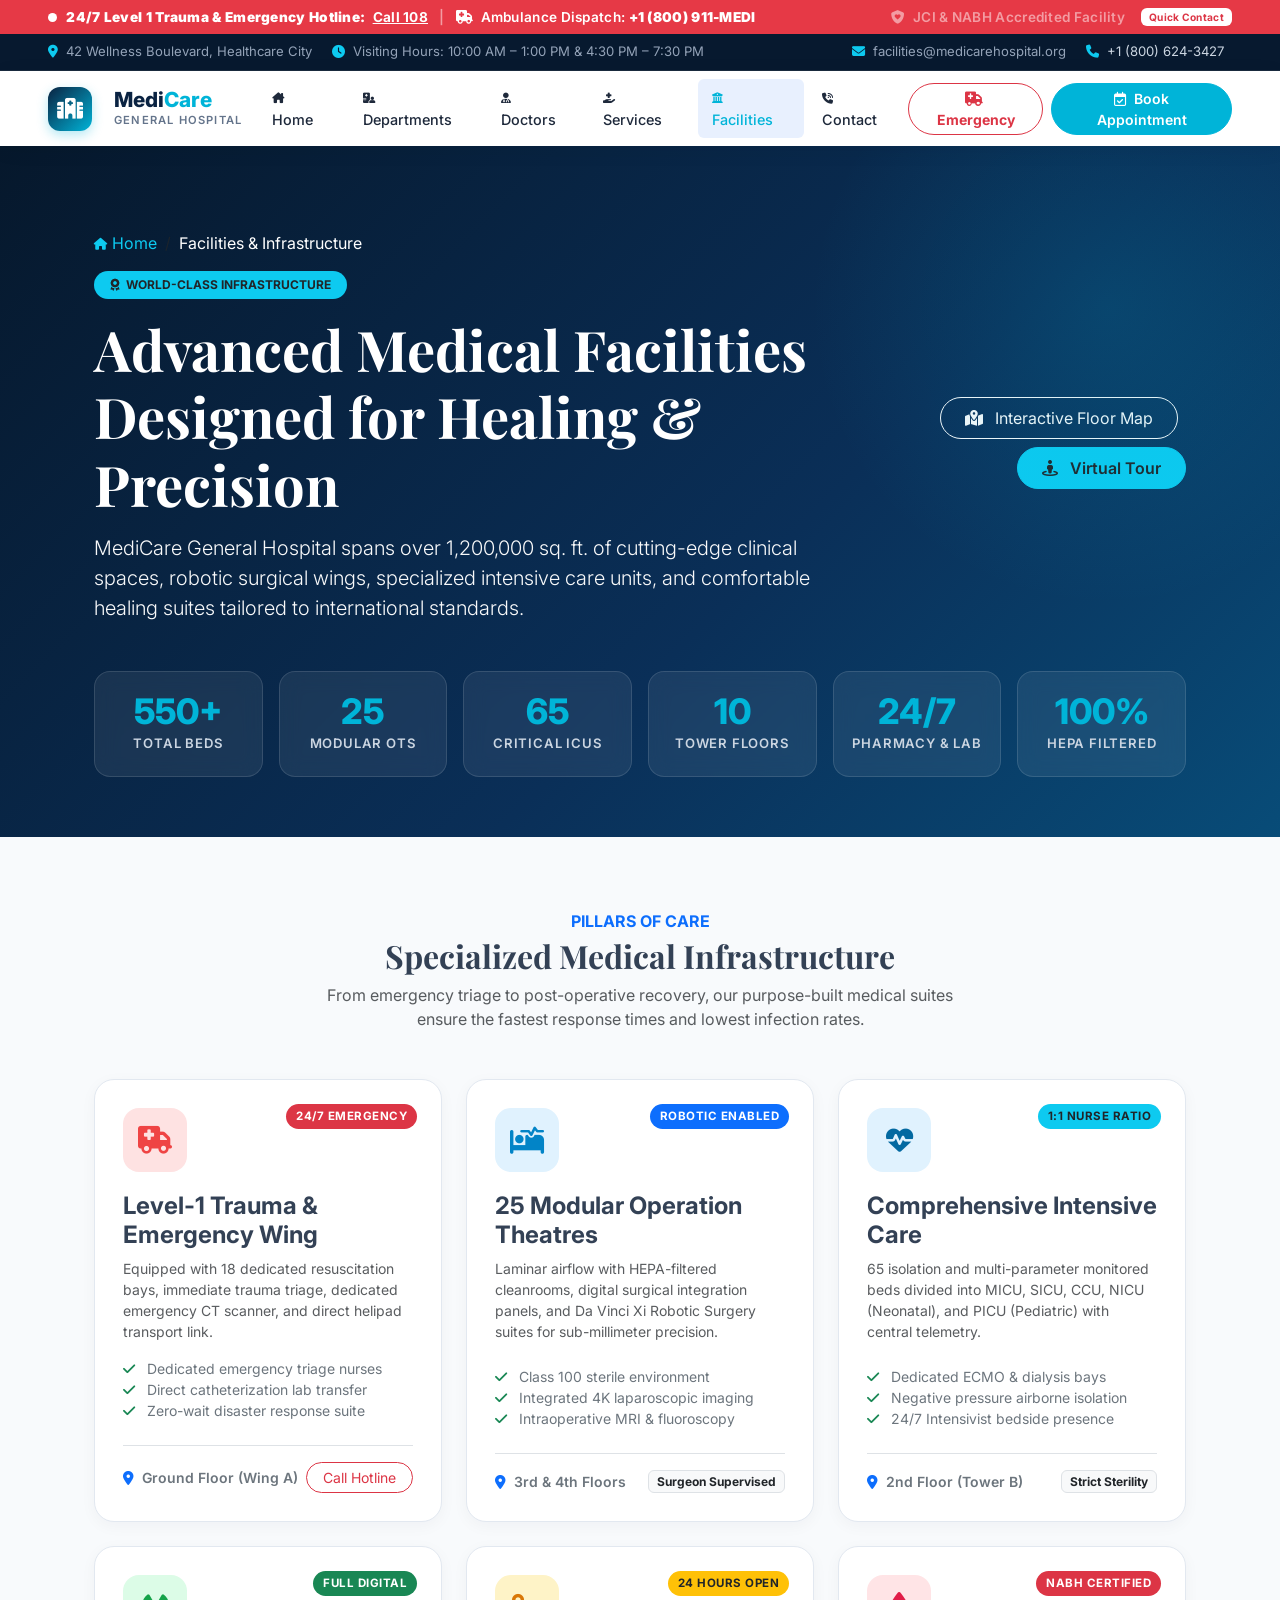
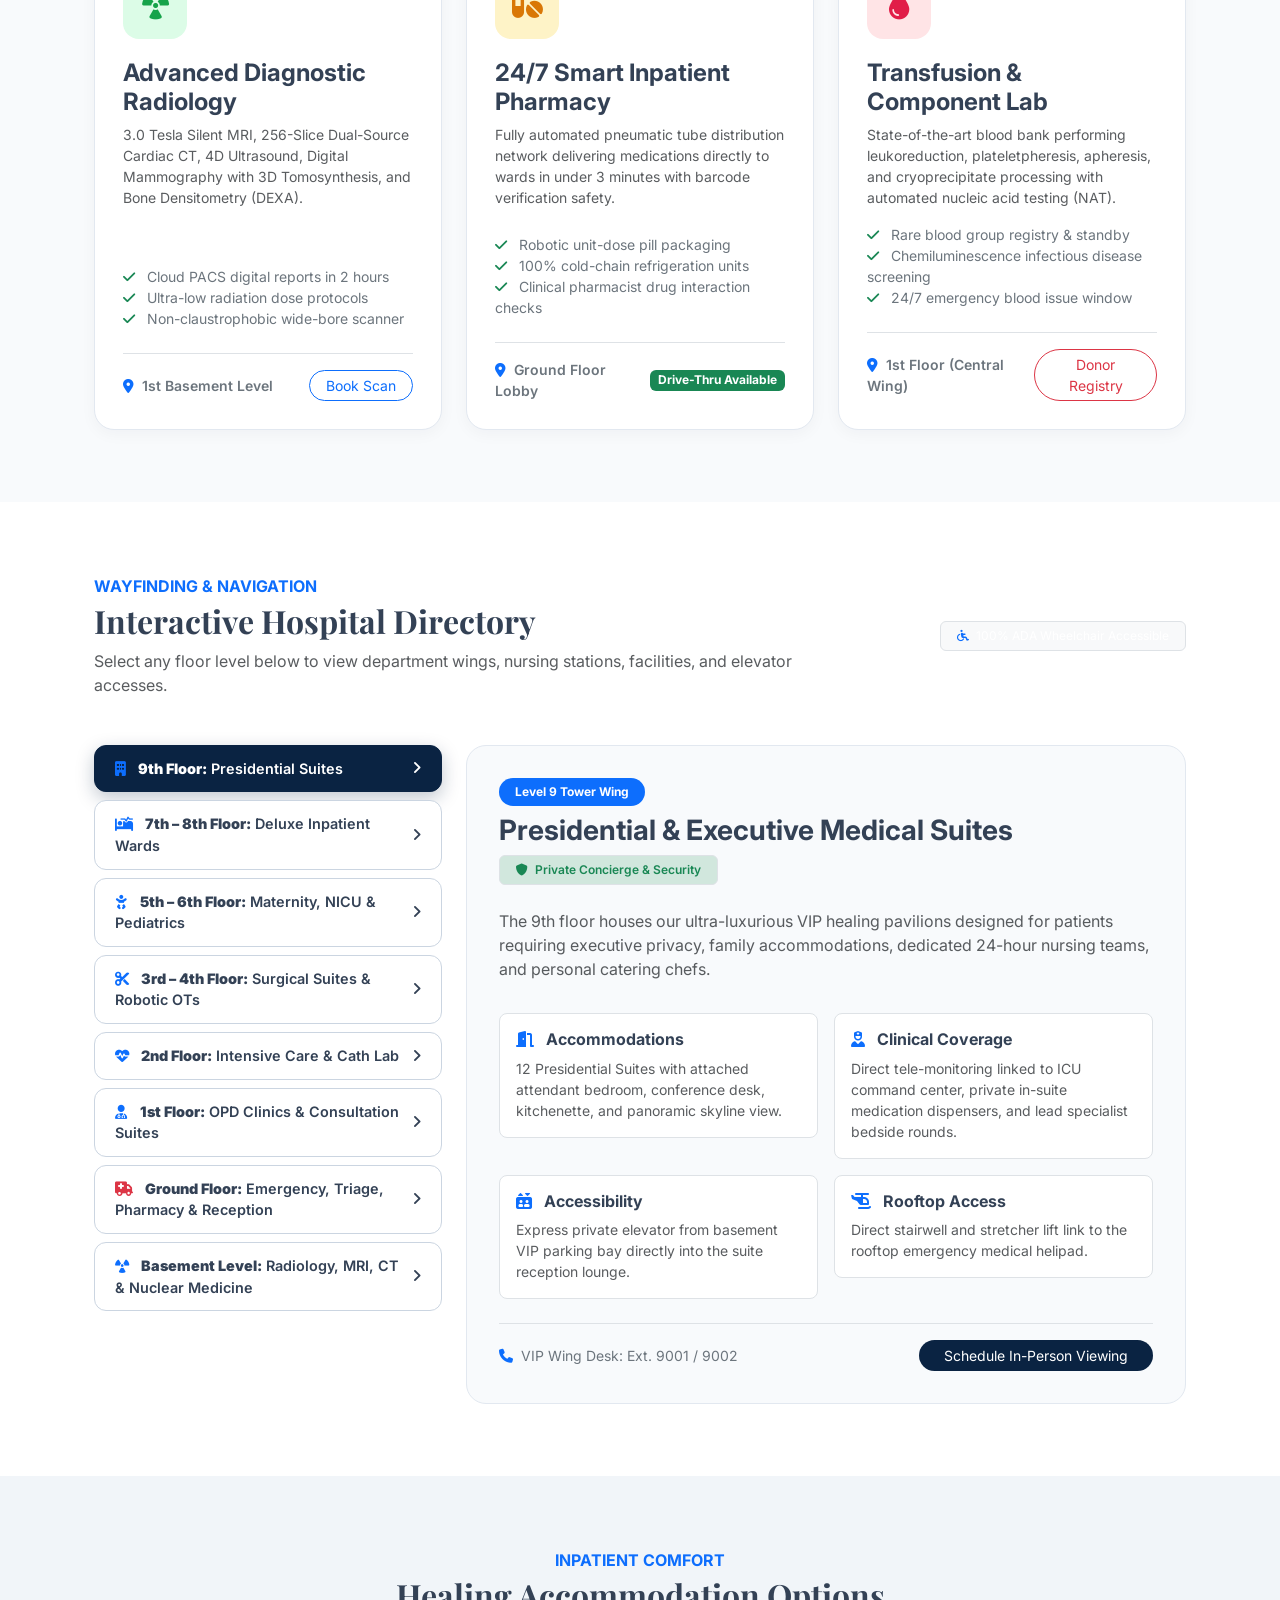
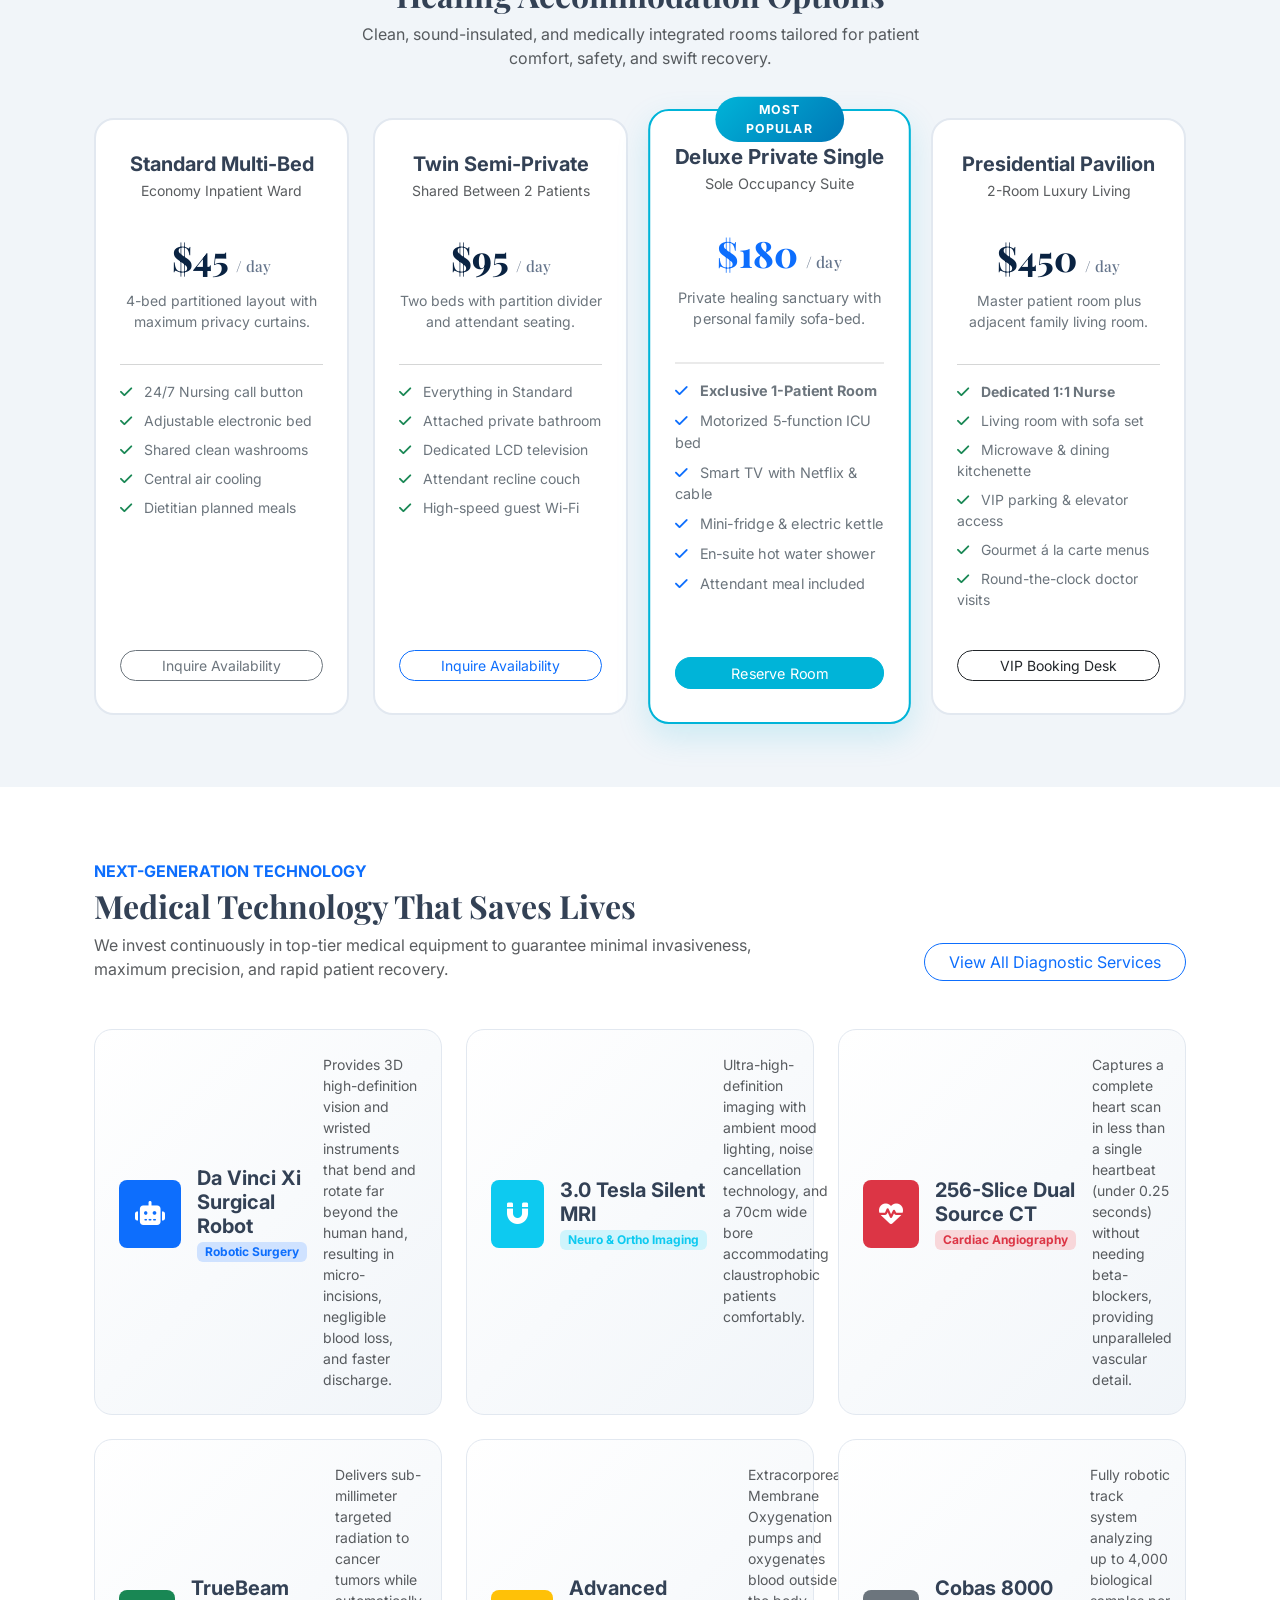
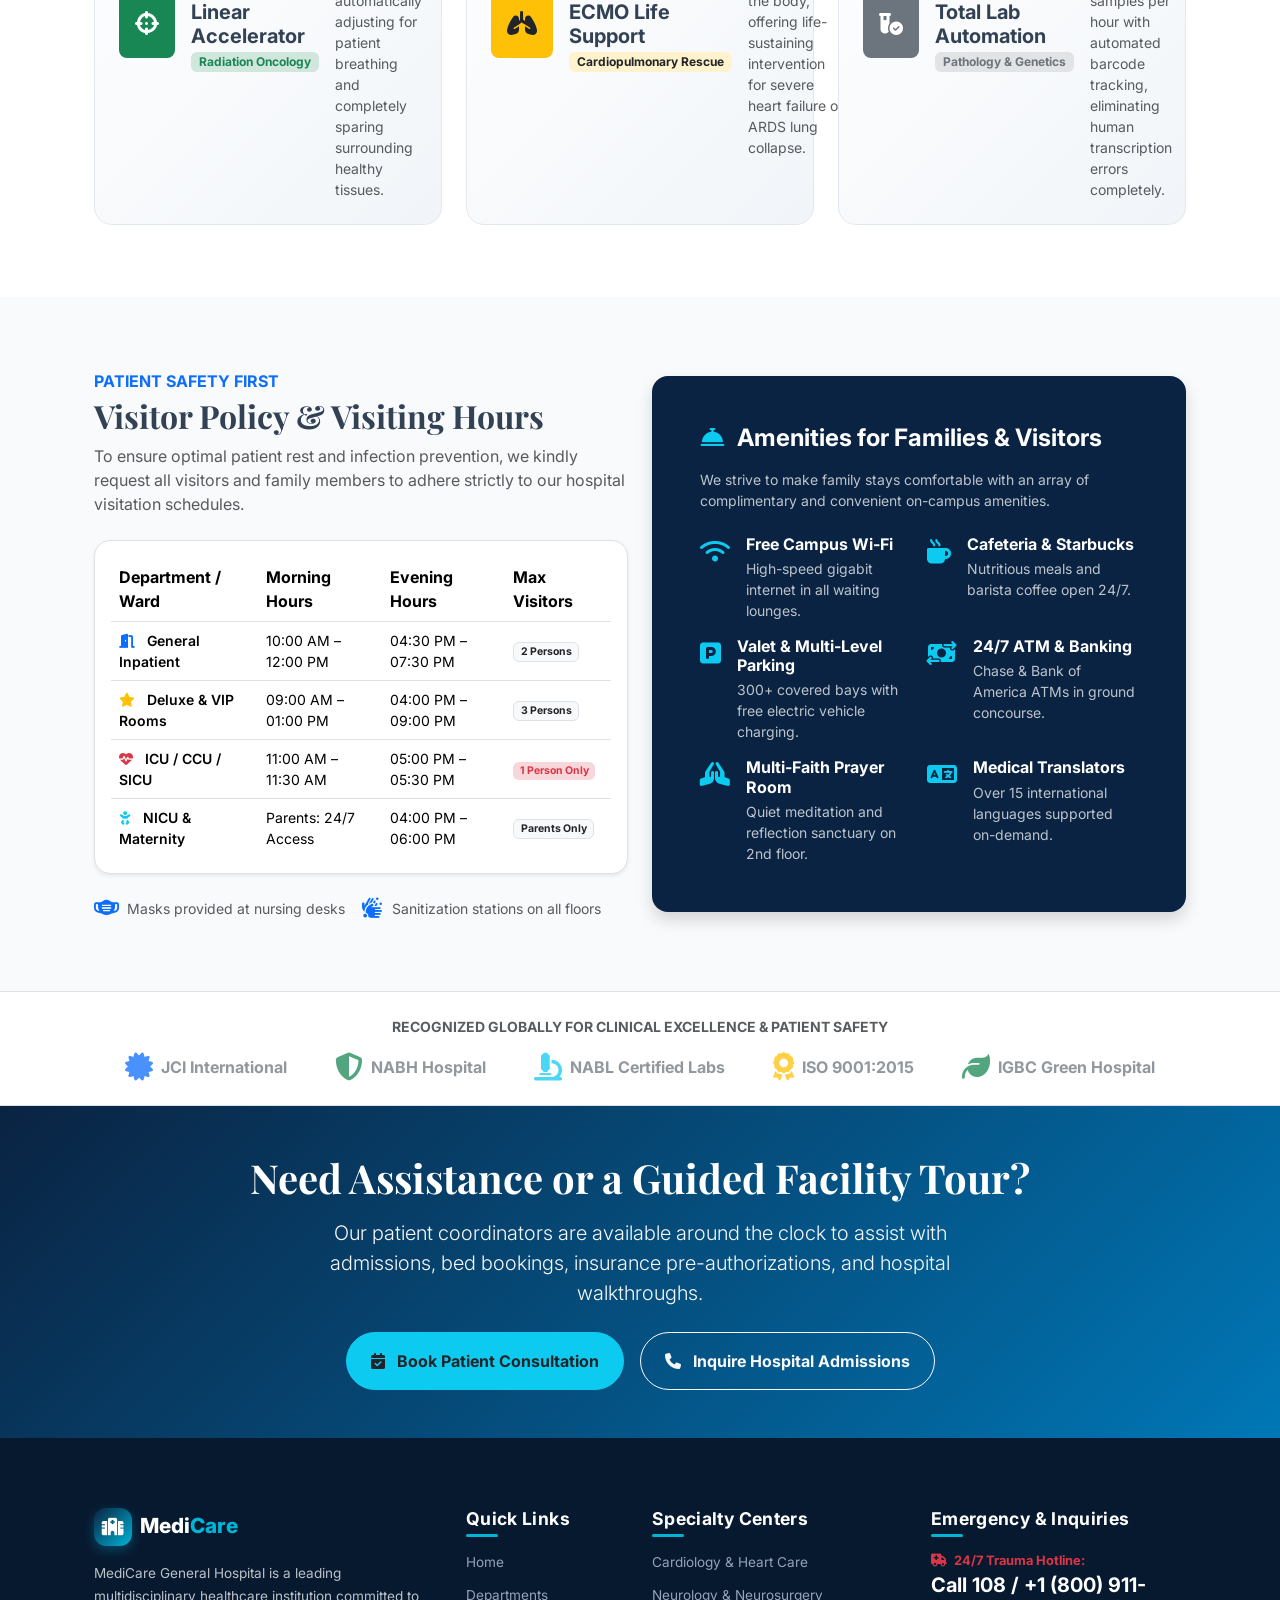
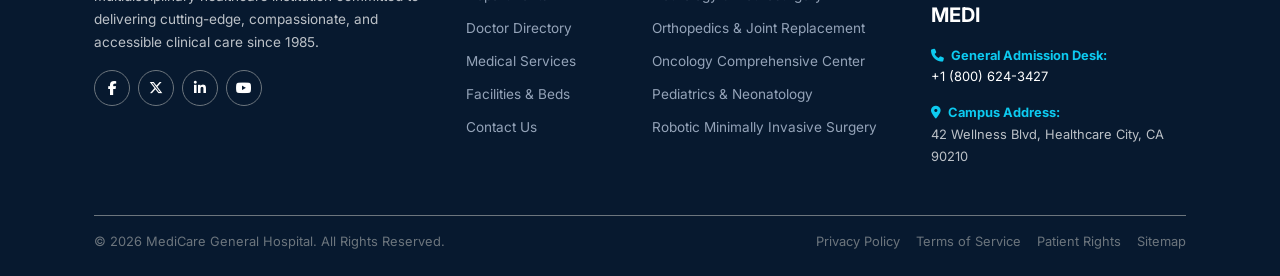
<file: facilities.html>
<!DOCTYPE html>
<html lang="en">
<head>
  <meta charset="UTF-8" />
  <meta name="viewport" content="width=device-width, initial-scale=1.0" />
  <title>World-Class Facilities & Infrastructure | MediCare General Hospital</title>
  <meta name="description" content="Explore state-of-the-art facilities at MediCare General Hospital: 500+ beds, 25 advanced OTs, 60 ICU beds, 3T MRI, robotic surgery suites, 24/7 pharmacy, and luxury patient accommodations." />
  
  <!-- Favicon -->
  <link rel="icon" type="image/svg+xml" href="data:image/svg+xml,<svg xmlns='http://www.w3.org/2000/svg' viewBox='0 0 100 100'><rect width='100' height='100' rx='20' fill='%230a2342'/><path d='M50 20 v60 M20 50 h60' stroke='%2300b4d8' stroke-width='16' stroke-linecap='round'/></svg>" />

  <!-- Bootstrap 5 CSS -->
  <link rel="stylesheet" href="https://cdn.jsdelivr.net/npm/bootstrap@5.3.3/dist/css/bootstrap.min.css" />
  <!-- Font Awesome 6 Icons -->
  <link rel="stylesheet" href="https://cdnjs.cloudflare.com/ajax/libs/font-awesome/6.5.2/css/all.min.css" />
  <!-- Google Fonts: Inter & Playfair Display -->
  <link rel="preconnect" href="https://fonts.googleapis.com" />
  <link rel="preconnect" href="https://fonts.gstatic.com" crossorigin />
  <link href="https://fonts.googleapis.com/css2?family=Inter:wght@300;400;500;600;700;800&family=Playfair+Display:ital,wght@0,600;0,700;1,600&display=swap" rel="stylesheet" />
  <!-- Custom Stylesheet -->
  <link rel="stylesheet" href="css/style.css" />

  <style>
    /* In-page styling enhancements for Facilities Showcase */
    :root {
      --mc-navy: #0a2342;
      --mc-teal: #00b4d8;
      --mc-teal-dark: #0077b6;
      --mc-teal-light: #caf0f8;
      --mc-red: #e63946;
      --mc-bg: #f8fafc;
      --mc-text: #334155;
      --mc-heading: #0f172a;
    }

    body {
      font-family: 'Inter', sans-serif;
      color: var(--mc-text);
      background-color: #fff;
    }

    .font-display {
      font-family: 'Playfair Display', serif;
    }

    /* Emergency Strip */
    .top-emergency-strip {
      background: #e63946;
      color: #fff;
      font-size: 0.85rem;
      font-weight: 600;
      letter-spacing: 0.3px;
      padding: 7px 0;
    }
    .pulse-dot {
      display: inline-block;
      width: 9px;
      height: 9px;
      background: #fff;
      border-radius: 50%;
      margin-right: 6px;
      animation: pulseAnim 1.4s infinite;
    }
    @keyframes pulseAnim {
      0% { transform: scale(0.95); box-shadow: 0 0 0 0 rgba(255, 255, 255, 0.7); }
      70% { transform: scale(1.2); box-shadow: 0 0 0 8px rgba(255, 255, 255, 0); }
      100% { transform: scale(0.95); box-shadow: 0 0 0 0 rgba(255, 255, 255, 0); }
    }

    /* Top Bar */
    .header-topbar {
      background: #07192f;
      color: #94a3b8;
      font-size: 0.82rem;
      padding: 8px 0;
      border-bottom: 1px solid rgba(255,255,255,0.08);
    }
    .header-topbar a {
      color: #cbd5e1;
      text-decoration: none;
      transition: color 0.2s;
    }
    .header-topbar a:hover {
      color: #00b4d8;
    }

    /* Navbar */
    .main-navbar {
      background: rgba(255, 255, 255, 0.98);
      backdrop-filter: blur(12px);
      box-shadow: 0 4px 20px rgba(0, 0, 0, 0.06);
      transition: all 0.3s ease;
    }
    .brand-logo-box {
      width: 44px;
      height: 44px;
      border-radius: 12px;
      background: linear-gradient(135deg, #0a2342 0%, #00b4d8 100%);
      color: #fff;
      display: flex;
      align-items: center;
      justify-content: center;
      font-size: 1.3rem;
      margin-right: 12px;
      box-shadow: 0 4px 12px rgba(0, 180, 216, 0.3);
    }
    .brand-text-main {
      font-weight: 800;
      font-size: 1.3rem;
      color: #0a2342;
      line-height: 1.1;
    }
    .brand-text-main span {
      color: #00b4d8;
    }
    .brand-text-sub {
      font-size: 0.7rem;
      text-transform: uppercase;
      letter-spacing: 1.2px;
      color: #64748b;
      font-weight: 600;
    }
    .nav-link {
      font-weight: 500;
      color: #1e293b !important;
      padding: 0.6rem 0.9rem !important;
      border-radius: 8px;
      transition: all 0.2s;
    }
    .nav-link:hover, .nav-link.active {
      color: #00b4d8 !important;
      background: rgba(0, 180, 216, 0.08);
    }

    /* Hero Banner */
    .facilities-hero {
      background: linear-gradient(135deg, #06182c 0%, #0a2f58 60%, #084c78 100%);
      color: #fff;
      padding: 85px 0 60px;
      position: relative;
      overflow: hidden;
    }
    .facilities-hero::before {
      content: "";
      position: absolute;
      top: -20%;
      right: -10%;
      width: 600px;
      height: 600px;
      border-radius: 50%;
      background: radial-gradient(circle, rgba(0, 180, 216, 0.15) 0%, transparent 70%);
      pointer-events: none;
    }

    /* Stat Box in Hero */
    .hero-stat-card {
      background: rgba(255, 255, 255, 0.07);
      backdrop-filter: blur(10px);
      border: 1px solid rgba(255, 255, 255, 0.12);
      border-radius: 16px;
      padding: 22px 18px;
      text-align: center;
      transition: all 0.3s;
    }
    .hero-stat-card:hover {
      background: rgba(255, 255, 255, 0.14);
      transform: translateY(-4px);
    }
    .hero-stat-number {
      font-size: 2.2rem;
      font-weight: 800;
      color: #00b4d8;
      line-height: 1;
      margin-bottom: 5px;
    }
    .hero-stat-label {
      font-size: 0.82rem;
      color: #cbd5e1;
      text-transform: uppercase;
      letter-spacing: 0.8px;
      font-weight: 600;
    }

    /* Facility Feature Cards */
    .facility-card {
      background: #fff;
      border-radius: 20px;
      border: 1px solid #e2e8f0;
      padding: 28px;
      box-shadow: 0 4px 16px rgba(15, 23, 42, 0.04);
      transition: all 0.35s cubic-bezier(0.165, 0.84, 0.44, 1);
      position: relative;
      height: 100%;
      display: flex;
      flex-direction: column;
    }
    .facility-card:hover {
      transform: translateY(-8px);
      box-shadow: 0 16px 36px rgba(0, 180, 216, 0.15);
      border-color: #00b4d8;
    }
    .facility-icon-wrap {
      width: 64px;
      height: 64px;
      border-radius: 16px;
      display: flex;
      align-items: center;
      justify-content: center;
      font-size: 1.7rem;
      margin-bottom: 20px;
      transition: all 0.3s;
    }
    .facility-card:hover .facility-icon-wrap {
      transform: scale(1.1) rotate(5deg);
    }
    .facility-badge {
      position: absolute;
      top: 24px;
      right: 24px;
      font-size: 0.72rem;
      font-weight: 700;
      padding: 4px 10px;
      border-radius: 30px;
      letter-spacing: 0.5px;
      text-transform: uppercase;
    }

    /* Interactive Floor Plan */
    .floor-pill-btn {
      border: 1px solid #cbd5e1;
      background: #fff;
      color: #334155;
      font-weight: 600;
      font-size: 0.9rem;
      padding: 12px 20px;
      border-radius: 12px;
      text-align: left;
      transition: all 0.25s;
      width: 100%;
      display: flex;
      justify-content: space-between;
      align-items: center;
    }
    .floor-pill-btn:hover, .floor-pill-btn.active {
      background: #0a2342;
      color: #fff;
      border-color: #0a2342;
      box-shadow: 0 6px 18px rgba(10, 35, 66, 0.25);
    }
    .floor-detail-display {
      background: #f8fafc;
      border: 1px solid #e2e8f0;
      border-radius: 20px;
      padding: 32px;
    }

    /* Room Cards */
    .room-tier-card {
      background: #fff;
      border-radius: 20px;
      border: 2px solid #e2e8f0;
      padding: 32px 24px;
      text-align: center;
      transition: all 0.35s;
      position: relative;
      height: 100%;
      display: flex;
      flex-direction: column;
    }
    .room-tier-card.featured {
      border-color: #00b4d8;
      box-shadow: 0 12px 32px rgba(0, 180, 216, 0.16);
      transform: scale(1.03);
    }
    .room-tier-badge {
      position: absolute;
      top: -14px;
      left: 50%;
      transform: translateX(-50%);
      background: linear-gradient(135deg, #00b4d8, #0077b6);
      color: #fff;
      font-size: 0.75rem;
      font-weight: 700;
      text-transform: uppercase;
      letter-spacing: 1px;
      padding: 4px 16px;
      border-radius: 30px;
    }
    .room-price {
      font-size: 2.2rem;
      font-weight: 800;
      color: #0a2342;
      margin: 15px 0 5px;
    }
    .room-price span {
      font-size: 0.95rem;
      color: #64748b;
      font-weight: 500;
    }

    /* Tech Highlighting Cards */
    .tech-card {
      background: linear-gradient(135deg, #ffffff 0%, #f1f5f9 100%);
      border: 1px solid #e2e8f0;
      border-radius: 18px;
      padding: 24px;
      height: 100%;
      transition: all 0.3s;
    }
    .tech-card:hover {
      border-color: #00b4d8;
      box-shadow: 0 10px 25px rgba(0, 0, 0, 0.06);
    }

    /* Footer styling */
    .site-footer {
      background: #07192f;
      color: #94a3b8;
      padding: 70px 0 25px;
      font-size: 0.92rem;
    }
    .site-footer h5 {
      color: #fff;
      font-weight: 700;
      font-size: 1.1rem;
      margin-bottom: 22px;
      position: relative;
    }
    .site-footer h5::after {
      content: "";
      position: absolute;
      bottom: -8px;
      left: 0;
      width: 32px;
      height: 3px;
      background: #00b4d8;
      border-radius: 2px;
    }
    .footer-links {
      list-style: none;
      padding: 0;
      margin: 0;
    }
    .footer-links li {
      margin-bottom: 11px;
    }
    .footer-links a {
      color: #94a3b8;
      text-decoration: none;
      transition: all 0.2s;
    }
    .footer-links a:hover {
      color: #00b4d8;
      padding-left: 5px;
    }
  </style>
</head>
<body>

  <!-- ============================================================
       1. TOP EMERGENCY BANNER
  ============================================================ -->
  <div class="top-emergency-strip">
    <div class="container-fluid px-lg-5">
      <div class="d-flex justify-content-between align-items-center flex-wrap gap-2">
        <div>
          <span class="pulse-dot"></span>
          <strong>24/7 Level 1 Trauma & Emergency Hotline:</strong>
          <a href="tel:108" class="text-white text-decoration-underline ms-1 me-2 fw-bold">Call 108</a>
          <span class="d-none d-md-inline text-white-50">|</span>
          <span class="ms-2 d-none d-sm-inline"><i class="fa-solid fa-truck-medical me-1"></i> Ambulance Dispatch: <strong>+1 (800) 911-MEDI</strong></span>
        </div>
        <div class="d-flex align-items-center gap-3">
          <span class="d-none d-lg-inline text-white-50"><i class="fa-solid fa-shield-heart me-1"></i> JCI & NABH Accredited Facility</span>
          <a href="contact.html" class="badge bg-white text-danger text-decoration-none px-2 py-1">Quick Contact</a>
        </div>
      </div>
    </div>
  </div>

  <!-- ============================================================
       2. TOP CONTACT BAR
  ============================================================ -->
  <div class="header-topbar d-none d-lg-block">
    <div class="container-fluid px-lg-5">
      <div class="row align-items-center">
        <div class="col-lg-7">
          <span class="me-3"><i class="fa-solid fa-location-dot text-info me-1"></i> 42 Wellness Boulevard, Healthcare City</span>
          <span class="me-3"><i class="fa-solid fa-clock text-info me-1"></i> Visiting Hours: 10:00 AM – 1:00 PM & 4:30 PM – 7:30 PM</span>
        </div>
        <div class="col-lg-5 text-end">
          <span class="me-3"><i class="fa-solid fa-envelope text-info me-1"></i> facilities@medicarehospital.org</span>
          <a href="tel:+18006243427" class="me-2"><i class="fa-solid fa-phone text-info me-1"></i> +1 (800) 624-3427</a>
        </div>
      </div>
    </div>
  </div>

  <!-- ============================================================
       3. MAIN STICKY NAVBAR
  ============================================================ -->
  <nav class="navbar navbar-expand-lg main-navbar sticky-top">
    <div class="container-fluid px-lg-5">
      <!-- Hospital Logo -->
      <a class="navbar-brand d-flex align-items-center" href="index.html">
        <div class="brand-logo-box">
          <i class="fa-solid fa-hospital"></i>
        </div>
        <div>
          <div class="brand-text-main">Medi<span>Care</span></div>
          <div class="brand-text-sub">General Hospital</div>
        </div>
      </a>

      <!-- Mobile Menu Toggle Button -->
      <button class="navbar-toggler border-0" type="button" data-bs-toggle="collapse" data-bs-target="#mainNavbarMenu" aria-label="Toggle navigation">
        <i class="fa-solid fa-bars-staggered text-navy fs-4"></i>
      </button>

      <!-- Nav Items -->
      <div class="collapse navbar-collapse" id="mainNavbarMenu">
        <ul class="navbar-nav mx-auto mb-2 mb-lg-0 gap-1">
          <li class="nav-item">
            <a class="nav-link" href="index.html"><i class="fa-solid fa-house-chimney fa-xs me-1"></i> Home</a>
          </li>
          <li class="nav-item">
            <a class="nav-link" href="departments.html"><i class="fa-solid fa-hospital-user fa-xs me-1"></i> Departments</a>
          </li>
          <li class="nav-item">
            <a class="nav-link" href="doctors.html"><i class="fa-solid fa-user-doctor fa-xs me-1"></i> Doctors</a>
          </li>
          <li class="nav-item">
            <a class="nav-link" href="services.html"><i class="fa-solid fa-hand-holding-medical fa-xs me-1"></i> Services</a>
          </li>
          <li class="nav-item">
            <a class="nav-link active" href="facilities.html"><i class="fa-solid fa-building-columns fa-xs me-1"></i> Facilities</a>
          </li>
          <li class="nav-item">
            <a class="nav-link" href="contact.html"><i class="fa-solid fa-phone-volume fa-xs me-1"></i> Contact</a>
          </li>
        </ul>

        <!-- Action CTAs -->
        <div class="d-flex align-items-center gap-2">
          <a href="tel:108" class="btn btn-sm btn-outline-danger rounded-pill px-3 fw-bold">
            <i class="fa-solid fa-truck-medical me-1"></i> Emergency
          </a>
          <a href="contact.html#appointment" class="btn btn-sm btn-primary rounded-pill px-3 fw-semibold" style="background:#00b4d8; border-color:#00b4d8;">
            <i class="fa-regular fa-calendar-check me-1"></i> Book Appointment
          </a>
        </div>
      </div>
    </div>
  </nav>

  <!-- ============================================================
       4. HERO BANNER & STATS STRIP
  ============================================================ -->
  <header class="facilities-hero">
    <div class="container px-lg-4">
      <nav aria-label="breadcrumb">
        <ol class="breadcrumb mb-3">
          <li class="breadcrumb-item"><a href="index.html" class="text-info text-decoration-none"><i class="fa-solid fa-house fa-xs me-1"></i>Home</a></li>
          <li class="breadcrumb-item active text-white" aria-current="page">Facilities & Infrastructure</li>
        </ol>
      </nav>

      <div class="row align-items-center gy-4 mb-5">
        <div class="col-lg-8">
          <span class="badge bg-info text-dark px-3 py-2 rounded-pill fw-bold mb-3 text-uppercase letter-spacing-1">
            <i class="fa-solid fa-award me-1"></i> World-Class Infrastructure
          </span>
          <h1 class="display-4 fw-bold font-display text-white mb-3">
            Advanced Medical Facilities Designed for Healing & Precision
          </h1>
          <p class="lead text-light opacity-90 mb-0" style="max-width: 720px; font-weight: 300;">
            MediCare General Hospital spans over 1,200,000 sq. ft. of cutting-edge clinical spaces, robotic surgical wings, specialized intensive care units, and comfortable healing suites tailored to international standards.
          </p>
        </div>
        <div class="col-lg-4 text-lg-end">
          <a href="#floor-map" class="btn btn-outline-light rounded-pill px-4 py-2 me-2 mb-2">
            <i class="fa-solid fa-map-location-dot me-2"></i> Interactive Floor Map
          </a>
          <a href="#virtual-tour" class="btn btn-info text-dark rounded-pill px-4 py-2 mb-2 fw-semibold">
            <i class="fa-solid fa-street-view me-2"></i> Virtual Tour
          </a>
        </div>
      </div>

      <!-- Quick Metrics Ribbon -->
      <div class="row g-3">
        <div class="col-6 col-md-4 col-lg-2">
          <div class="hero-stat-card">
            <div class="hero-stat-number">550+</div>
            <div class="hero-stat-label">Total Beds</div>
          </div>
        </div>
        <div class="col-6 col-md-4 col-lg-2">
          <div class="hero-stat-card">
            <div class="hero-stat-number">25</div>
            <div class="hero-stat-label">Modular OTs</div>
          </div>
        </div>
        <div class="col-6 col-md-4 col-lg-2">
          <div class="hero-stat-card">
            <div class="hero-stat-number">65</div>
            <div class="hero-stat-label">Critical ICUs</div>
          </div>
        </div>
        <div class="col-6 col-md-4 col-lg-2">
          <div class="hero-stat-card">
            <div class="hero-stat-number">10</div>
            <div class="hero-stat-label">Tower Floors</div>
          </div>
        </div>
        <div class="col-6 col-md-4 col-lg-2">
          <div class="hero-stat-card">
            <div class="hero-stat-number">24/7</div>
            <div class="hero-stat-label">Pharmacy & Lab</div>
          </div>
        </div>
        <div class="col-6 col-md-4 col-lg-2">
          <div class="hero-stat-card">
            <div class="hero-stat-number">100%</div>
            <div class="hero-stat-label">HEPA Filtered</div>
          </div>
        </div>
      </div>
    </div>
  </header>

  <!-- ============================================================
       5. CORE HOSPITAL FACILITIES SHOWCASE
  ============================================================ -->
  <section class="py-5" style="background-color: #f8fafc;">
    <div class="container px-lg-4 py-4">
      <div class="text-center mb-5">
        <span class="text-primary fw-bold text-uppercase letter-spacing-1">Pillars of Care</span>
        <h2 class="font-display fw-bold text-navy mt-1">Specialized Medical Infrastructure</h2>
        <p class="text-muted mx-auto" style="max-width: 650px;">
          From emergency triage to post-operative recovery, our purpose-built medical suites ensure the fastest response times and lowest infection rates.
        </p>
      </div>

      <div class="row g-4">
        <!-- Facility 1: Emergency & Trauma -->
        <div class="col-md-6 col-lg-4">
          <div class="facility-card">
            <span class="facility-badge bg-danger text-white">24/7 Emergency</span>
            <div class="facility-icon-wrap" style="background:#fee2e2; color:#ef4444;">
              <i class="fa-solid fa-truck-medical"></i>
            </div>
            <h4 class="fw-bold text-navy mb-2">Level-1 Trauma & Emergency Wing</h4>
            <p class="text-muted small mb-3">
              Equipped with 18 dedicated resuscitation bays, immediate trauma triage, dedicated emergency CT scanner, and direct helipad transport link.
            </p>
            <ul class="list-unstyled small text-secondary mb-4 mt-auto">
              <li><i class="fa-solid fa-check text-success me-2"></i> Dedicated emergency triage nurses</li>
              <li><i class="fa-solid fa-check text-success me-2"></i> Direct catheterization lab transfer</li>
              <li><i class="fa-solid fa-check text-success me-2"></i> Zero-wait disaster response suite</li>
            </ul>
            <div class="d-flex justify-content-between align-items-center pt-3 border-top">
              <span class="small fw-semibold text-secondary"><i class="fa-solid fa-location-dot me-1 text-primary"></i> Ground Floor (Wing A)</span>
              <a href="tel:108" class="btn btn-sm btn-outline-danger rounded-pill px-3">Call Hotline</a>
            </div>
          </div>
        </div>

        <!-- Facility 2: Modular OTs -->
        <div class="col-md-6 col-lg-4">
          <div class="facility-card">
            <span class="facility-badge bg-primary text-white">Robotic Enabled</span>
            <div class="facility-icon-wrap" style="background:#e0f2fe; color:#0284c7;">
              <i class="fa-solid fa-procedures"></i>
            </div>
            <h4 class="fw-bold text-navy mb-2">25 Modular Operation Theatres</h4>
            <p class="text-muted small mb-3">
              Laminar airflow with HEPA-filtered cleanrooms, digital surgical integration panels, and Da Vinci Xi Robotic Surgery suites for sub-millimeter precision.
            </p>
            <ul class="list-unstyled small text-secondary mb-4 mt-auto">
              <li><i class="fa-solid fa-check text-success me-2"></i> Class 100 sterile environment</li>
              <li><i class="fa-solid fa-check text-success me-2"></i> Integrated 4K laparoscopic imaging</li>
              <li><i class="fa-solid fa-check text-success me-2"></i> Intraoperative MRI & fluoroscopy</li>
            </ul>
            <div class="d-flex justify-content-between align-items-center pt-3 border-top">
              <span class="small fw-semibold text-secondary"><i class="fa-solid fa-location-dot me-1 text-primary"></i> 3rd & 4th Floors</span>
              <span class="badge bg-light text-dark border">Surgeon Supervised</span>
            </div>
          </div>
        </div>

        <!-- Facility 3: Intensive Care Units -->
        <div class="col-md-6 col-lg-4">
          <div class="facility-card">
            <span class="facility-badge bg-info text-dark">1:1 Nurse Ratio</span>
            <div class="facility-icon-wrap" style="background:#e0f2fe; color:#0369a1;">
              <i class="fa-solid fa-heart-pulse"></i>
            </div>
            <h4 class="fw-bold text-navy mb-2">Comprehensive Intensive Care</h4>
            <p class="text-muted small mb-3">
              65 isolation and multi-parameter monitored beds divided into MICU, SICU, CCU, NICU (Neonatal), and PICU (Pediatric) with central telemetry.
            </p>
            <ul class="list-unstyled small text-secondary mb-4 mt-auto">
              <li><i class="fa-solid fa-check text-success me-2"></i> Dedicated ECMO & dialysis bays</li>
              <li><i class="fa-solid fa-check text-success me-2"></i> Negative pressure airborne isolation</li>
              <li><i class="fa-solid fa-check text-success me-2"></i> 24/7 Intensivist bedside presence</li>
            </ul>
            <div class="d-flex justify-content-between align-items-center pt-3 border-top">
              <span class="small fw-semibold text-secondary"><i class="fa-solid fa-location-dot me-1 text-primary"></i> 2nd Floor (Tower B)</span>
              <span class="badge bg-light text-dark border">Strict Sterility</span>
            </div>
          </div>
        </div>

        <!-- Facility 4: Radiology & Imaging -->
        <div class="col-md-6 col-lg-4">
          <div class="facility-card">
            <span class="facility-badge bg-success text-white">Full Digital</span>
            <div class="facility-icon-wrap" style="background:#dcfce7; color:#16a34a;">
              <i class="fa-solid fa-radiation"></i>
            </div>
            <h4 class="fw-bold text-navy mb-2">Advanced Diagnostic Radiology</h4>
            <p class="text-muted small mb-3">
              3.0 Tesla Silent MRI, 256-Slice Dual-Source Cardiac CT, 4D Ultrasound, Digital Mammography with 3D Tomosynthesis, and Bone Densitometry (DEXA).
            </p>
            <ul class="list-unstyled small text-secondary mb-4 mt-auto">
              <li><i class="fa-solid fa-check text-success me-2"></i> Cloud PACS digital reports in 2 hours</li>
              <li><i class="fa-solid fa-check text-success me-2"></i> Ultra-low radiation dose protocols</li>
              <li><i class="fa-solid fa-check text-success me-2"></i> Non-claustrophobic wide-bore scanner</li>
            </ul>
            <div class="d-flex justify-content-between align-items-center pt-3 border-top">
              <span class="small fw-semibold text-secondary"><i class="fa-solid fa-location-dot me-1 text-primary"></i> 1st Basement Level</span>
              <a href="services.html" class="btn btn-sm btn-outline-primary rounded-pill px-3">Book Scan</a>
            </div>
          </div>
        </div>

        <!-- Facility 5: Robotic & Automated Pharmacy -->
        <div class="col-md-6 col-lg-4">
          <div class="facility-card">
            <span class="facility-badge bg-warning text-dark">24 Hours Open</span>
            <div class="facility-icon-wrap" style="background:#fef3c7; color:#d97706;">
              <i class="fa-solid fa-pills"></i>
            </div>
            <h4 class="fw-bold text-navy mb-2">24/7 Smart Inpatient Pharmacy</h4>
            <p class="text-muted small mb-3">
              Fully automated pneumatic tube distribution network delivering medications directly to wards in under 3 minutes with barcode verification safety.
            </p>
            <ul class="list-unstyled small text-secondary mb-4 mt-auto">
              <li><i class="fa-solid fa-check text-success me-2"></i> Robotic unit-dose pill packaging</li>
              <li><i class="fa-solid fa-check text-success me-2"></i> 100% cold-chain refrigeration units</li>
              <li><i class="fa-solid fa-check text-success me-2"></i> Clinical pharmacist drug interaction checks</li>
            </ul>
            <div class="d-flex justify-content-between align-items-center pt-3 border-top">
              <span class="small fw-semibold text-secondary"><i class="fa-solid fa-location-dot me-1 text-primary"></i> Ground Floor Lobby</span>
              <span class="badge bg-success text-white">Drive-Thru Available</span>
            </div>
          </div>
        </div>

        <!-- Facility 6: Blood Bank & Component Lab -->
        <div class="col-md-6 col-lg-4">
          <div class="facility-card">
            <span class="facility-badge bg-danger text-white">NABH Certified</span>
            <div class="facility-icon-wrap" style="background:#ffe4e6; color:#e11d48;">
              <i class="fa-solid fa-droplet"></i>
            </div>
            <h4 class="fw-bold text-navy mb-2">Transfusion & Component Lab</h4>
            <p class="text-muted small mb-3">
              State-of-the-art blood bank performing leukoreduction, plateletpheresis, apheresis, and cryoprecipitate processing with automated nucleic acid testing (NAT).
            </p>
            <ul class="list-unstyled small text-secondary mb-4 mt-auto">
              <li><i class="fa-solid fa-check text-success me-2"></i> Rare blood group registry & standby</li>
              <li><i class="fa-solid fa-check text-success me-2"></i> Chemiluminescence infectious disease screening</li>
              <li><i class="fa-solid fa-check text-success me-2"></i> 24/7 emergency blood issue window</li>
            </ul>
            <div class="d-flex justify-content-between align-items-center pt-3 border-top">
              <span class="small fw-semibold text-secondary"><i class="fa-solid fa-location-dot me-1 text-primary"></i> 1st Floor (Central Wing)</span>
              <a href="contact.html" class="btn btn-sm btn-outline-danger rounded-pill px-3">Donor Registry</a>
            </div>
          </div>
        </div>
      </div>
    </div>
  </section>

  <!-- ============================================================
       6. INTERACTIVE FLOOR-BY-FLOOR DIRECTORY
  ============================================================ -->
  <section id="floor-map" class="py-5 bg-white">
    <div class="container px-lg-4 py-4">
      <div class="row align-items-center mb-5">
        <div class="col-lg-8">
          <span class="text-primary fw-bold text-uppercase letter-spacing-1">Wayfinding & Navigation</span>
          <h2 class="font-display fw-bold text-navy mt-1">Interactive Hospital Directory</h2>
          <p class="text-muted mb-0">Select any floor level below to view department wings, nursing stations, facilities, and elevator accesses.</p>
        </div>
        <div class="col-lg-4 text-lg-end mt-3 mt-lg-0">
          <span class="badge bg-light text-navy border p-2 px-3 fw-normal">
            <i class="fa-solid fa-wheelchair me-1 text-primary"></i> 100% ADA Wheelchair Accessible
          </span>
        </div>
      </div>

      <div class="row g-4">
        <!-- Floor Selector Tabs -->
        <div class="col-lg-4">
          <div class="d-flex flex-column gap-2" id="floorTabList">
            <button class="floor-pill-btn active" onclick="switchFloor('floor9', this)">
              <span><i class="fa-solid fa-building me-2 text-primary"></i> <strong>9th Floor:</strong> Presidential Suites</span>
              <i class="fa-solid fa-angle-right"></i>
            </button>
            <button class="floor-pill-btn" onclick="switchFloor('floor7', this)">
              <span><i class="fa-solid fa-bed-pulse me-2 text-primary"></i> <strong>7th – 8th Floor:</strong> Deluxe Inpatient Wards</span>
              <i class="fa-solid fa-angle-right"></i>
            </button>
            <button class="floor-pill-btn" onclick="switchFloor('floor5', this)">
              <span><i class="fa-solid fa-baby me-2 text-primary"></i> <strong>5th – 6th Floor:</strong> Maternity, NICU & Pediatrics</span>
              <i class="fa-solid fa-angle-right"></i>
            </button>
            <button class="floor-pill-btn" onclick="switchFloor('floor3', this)">
              <span><i class="fa-solid fa-scissors me-2 text-primary"></i> <strong>3rd – 4th Floor:</strong> Surgical Suites & Robotic OTs</span>
              <i class="fa-solid fa-angle-right"></i>
            </button>
            <button class="floor-pill-btn" onclick="switchFloor('floor2', this)">
              <span><i class="fa-solid fa-heart-pulse me-2 text-primary"></i> <strong>2nd Floor:</strong> Intensive Care & Cath Lab</span>
              <i class="fa-solid fa-angle-right"></i>
            </button>
            <button class="floor-pill-btn" onclick="switchFloor('floor1', this)">
              <span><i class="fa-solid fa-user-doctor me-2 text-primary"></i> <strong>1st Floor:</strong> OPD Clinics & Consultation Suites</span>
              <i class="fa-solid fa-angle-right"></i>
            </button>
            <button class="floor-pill-btn" onclick="switchFloor('floorG', this)">
              <span><i class="fa-solid fa-truck-medical me-2 text-danger"></i> <strong>Ground Floor:</strong> Emergency, Triage, Pharmacy & Reception</span>
              <i class="fa-solid fa-angle-right"></i>
            </button>
            <button class="floor-pill-btn" onclick="switchFloor('floorB', this)">
              <span><i class="fa-solid fa-radiation me-2 text-primary"></i> <strong>Basement Level:</strong> Radiology, MRI, CT & Nuclear Medicine</span>
              <i class="fa-solid fa-angle-right"></i>
            </button>
          </div>
        </div>

        <!-- Floor Detail Window -->
        <div class="col-lg-8">
          <div class="floor-detail-display" id="floorDisplayBox">
            <!-- Default Content: 9th Floor -->
            <div class="d-flex justify-content-between align-items-center mb-4 flex-wrap gap-2">
              <div>
                <span class="badge bg-primary px-3 py-2 rounded-pill fw-bold">Level 9 Tower Wing</span>
                <h3 class="fw-bold text-navy mt-2 mb-0">Presidential & Executive Medical Suites</h3>
              </div>
              <div class="text-end">
                <span class="badge bg-success-subtle text-success border px-3 py-2 fw-semibold">
                  <i class="fa-solid fa-shield me-1"></i> Private Concierge & Security
                </span>
              </div>
            </div>

            <p class="text-muted">
              The 9th floor houses our ultra-luxurious VIP healing pavilions designed for patients requiring executive privacy, family accommodations, dedicated 24-hour nursing teams, and personal catering chefs.
            </p>

            <div class="row g-3 my-3">
              <div class="col-md-6">
                <div class="p-3 bg-white rounded-3 border">
                  <h6 class="fw-bold text-navy mb-2"><i class="fa-solid fa-door-open text-primary me-2"></i> Accommodations</h6>
                  <p class="small text-muted mb-0">12 Presidential Suites with attached attendant bedroom, conference desk, kitchenette, and panoramic skyline view.</p>
                </div>
              </div>
              <div class="col-md-6">
                <div class="p-3 bg-white rounded-3 border">
                  <h6 class="fw-bold text-navy mb-2"><i class="fa-solid fa-user-nurse text-primary me-2"></i> Clinical Coverage</h6>
                  <p class="small text-muted mb-0">Direct tele-monitoring linked to ICU command center, private in-suite medication dispensers, and lead specialist bedside rounds.</p>
                </div>
              </div>
              <div class="col-md-6">
                <div class="p-3 bg-white rounded-3 border">
                  <h6 class="fw-bold text-navy mb-2"><i class="fa-solid fa-elevator text-primary me-2"></i> Accessibility</h6>
                  <p class="small text-muted mb-0">Express private elevator from basement VIP parking bay directly into the suite reception lounge.</p>
                </div>
              </div>
              <div class="col-md-6">
                <div class="p-3 bg-white rounded-3 border">
                  <h6 class="fw-bold text-navy mb-2"><i class="fa-solid fa-helicopter text-primary me-2"></i> Rooftop Access</h6>
                  <p class="small text-muted mb-0">Direct stairwell and stretcher lift link to the rooftop emergency medical helipad.</p>
                </div>
              </div>
            </div>

            <div class="d-flex justify-content-between align-items-center flex-wrap gap-2 pt-3 border-top mt-4">
              <span class="text-secondary small"><i class="fa-solid fa-phone me-1 text-primary"></i> VIP Wing Desk: Ext. 9001 / 9002</span>
              <a href="contact.html" class="btn btn-navy text-white btn-sm px-4 rounded-pill" style="background:#0a2342;">Schedule In-Person Viewing</a>
            </div>
          </div>
        </div>
      </div>
    </div>
  </section>

  <!-- ============================================================
       7. PATIENT ROOMS & ACCOMMODATION TIERS
  ============================================================ -->
  <section class="py-5" style="background: #f1f5f9;">
    <div class="container px-lg-4 py-4">
      <div class="text-center mb-5">
        <span class="text-primary fw-bold text-uppercase letter-spacing-1">Inpatient Comfort</span>
        <h2 class="font-display fw-bold text-navy mt-1">Healing Accommodation Options</h2>
        <p class="text-muted mx-auto" style="max-width: 600px;">
          Clean, sound-insulated, and medically integrated rooms tailored for patient comfort, safety, and swift recovery.
        </p>
      </div>

      <div class="row g-4 align-items-stretch">
        <!-- Room 1: General Multi-Bed Ward -->
        <div class="col-md-6 col-lg-3">
          <div class="room-tier-card">
            <h5 class="fw-bold text-navy mb-1">Standard Multi-Bed</h5>
            <p class="text-muted small">Economy Inpatient Ward</p>
            <div class="room-price">$45 <span>/ day</span></div>
            <p class="small text-secondary mb-3">4-bed partitioned layout with maximum privacy curtains.</p>
            <hr class="my-3 text-muted" />
            <ul class="list-unstyled text-start small text-secondary flex-grow-1">
              <li class="mb-2"><i class="fa-solid fa-check text-success me-2"></i> 24/7 Nursing call button</li>
              <li class="mb-2"><i class="fa-solid fa-check text-success me-2"></i> Adjustable electronic bed</li>
              <li class="mb-2"><i class="fa-solid fa-check text-success me-2"></i> Shared clean washrooms</li>
              <li class="mb-2"><i class="fa-solid fa-check text-success me-2"></i> Central air cooling</li>
              <li class="mb-2"><i class="fa-solid fa-check text-success me-2"></i> Dietitian planned meals</li>
            </ul>
            <a href="contact.html" class="btn btn-outline-secondary rounded-pill w-100 mt-3 btn-sm">Inquire Availability</a>
          </div>
        </div>

        <!-- Room 2: Semi-Private Twin Sharing -->
        <div class="col-md-6 col-lg-3">
          <div class="room-tier-card">
            <h5 class="fw-bold text-navy mb-1">Twin Semi-Private</h5>
            <p class="text-muted small">Shared Between 2 Patients</p>
            <div class="room-price">$95 <span>/ day</span></div>
            <p class="small text-secondary mb-3">Two beds with partition divider and attendant seating.</p>
            <hr class="my-3 text-muted" />
            <ul class="list-unstyled text-start small text-secondary flex-grow-1">
              <li class="mb-2"><i class="fa-solid fa-check text-success me-2"></i> Everything in Standard</li>
              <li class="mb-2"><i class="fa-solid fa-check text-success me-2"></i> Attached private bathroom</li>
              <li class="mb-2"><i class="fa-solid fa-check text-success me-2"></i> Dedicated LCD television</li>
              <li class="mb-2"><i class="fa-solid fa-check text-success me-2"></i> Attendant recline couch</li>
              <li class="mb-2"><i class="fa-solid fa-check text-success me-2"></i> High-speed guest Wi-Fi</li>
            </ul>
            <a href="contact.html" class="btn btn-outline-primary rounded-pill w-100 mt-3 btn-sm">Inquire Availability</a>
          </div>
        </div>

        <!-- Room 3: Deluxe Single Private (Featured) -->
        <div class="col-md-6 col-lg-3">
          <div class="room-tier-card featured">
            <div class="room-tier-badge">Most Popular</div>
            <h5 class="fw-bold text-navy mb-1">Deluxe Private Single</h5>
            <p class="text-muted small">Sole Occupancy Suite</p>
            <div class="room-price text-primary">$180 <span>/ day</span></div>
            <p class="small text-secondary mb-3">Private healing sanctuary with personal family sofa-bed.</p>
            <hr class="my-3 text-muted" />
            <ul class="list-unstyled text-start small text-secondary flex-grow-1">
              <li class="mb-2"><i class="fa-solid fa-check text-primary me-2"></i> <strong>Exclusive 1-Patient Room</strong></li>
              <li class="mb-2"><i class="fa-solid fa-check text-primary me-2"></i> Motorized 5-function ICU bed</li>
              <li class="mb-2"><i class="fa-solid fa-check text-primary me-2"></i> Smart TV with Netflix & cable</li>
              <li class="mb-2"><i class="fa-solid fa-check text-primary me-2"></i> Mini-fridge & electric kettle</li>
              <li class="mb-2"><i class="fa-solid fa-check text-primary me-2"></i> En-suite hot water shower</li>
              <li class="mb-2"><i class="fa-solid fa-check text-primary me-2"></i> Attendant meal included</li>
            </ul>
            <a href="contact.html" class="btn btn-primary rounded-pill w-100 mt-3 btn-sm" style="background:#00b4d8; border-color:#00b4d8;">Reserve Room</a>
          </div>
        </div>

        <!-- Room 4: Presidential Suite -->
        <div class="col-md-6 col-lg-3">
          <div class="room-tier-card">
            <h5 class="fw-bold text-navy mb-1">Presidential Pavilion</h5>
            <p class="text-muted small">2-Room Luxury Living</p>
            <div class="room-price">$450 <span>/ day</span></div>
            <p class="small text-secondary mb-3">Master patient room plus adjacent family living room.</p>
            <hr class="my-3 text-muted" />
            <ul class="list-unstyled text-start small text-secondary flex-grow-1">
              <li class="mb-2"><i class="fa-solid fa-check text-success me-2"></i> <strong>Dedicated 1:1 Nurse</strong></li>
              <li class="mb-2"><i class="fa-solid fa-check text-success me-2"></i> Living room with sofa set</li>
              <li class="mb-2"><i class="fa-solid fa-check text-success me-2"></i> Microwave & dining kitchenette</li>
              <li class="mb-2"><i class="fa-solid fa-check text-success me-2"></i> VIP parking & elevator access</li>
              <li class="mb-2"><i class="fa-solid fa-check text-success me-2"></i> Gourmet á la carte menus</li>
              <li class="mb-2"><i class="fa-solid fa-check text-success me-2"></i> Round-the-clock doctor visits</li>
            </ul>
            <a href="contact.html" class="btn btn-outline-dark rounded-pill w-100 mt-3 btn-sm">VIP Booking Desk</a>
          </div>
        </div>
      </div>
    </div>
  </section>

  <!-- ============================================================
       8. HIGH-TECH MEDICAL EQUIPMENT & INNOVATION
  ============================================================ -->
  <section class="py-5 bg-white">
    <div class="container px-lg-4 py-4">
      <div class="row align-items-end mb-5">
        <div class="col-lg-8">
          <span class="text-primary fw-bold text-uppercase letter-spacing-1">Next-Generation Technology</span>
          <h2 class="font-display fw-bold text-navy mt-1">Medical Technology That Saves Lives</h2>
          <p class="text-muted mb-0">We invest continuously in top-tier medical equipment to guarantee minimal invasiveness, maximum precision, and rapid patient recovery.</p>
        </div>
        <div class="col-lg-4 text-lg-end mt-3 mt-lg-0">
          <a href="services.html" class="btn btn-outline-primary rounded-pill px-4">View All Diagnostic Services</a>
        </div>
      </div>

      <div class="row g-4">
        <div class="col-md-6 col-lg-4">
          <div class="tech-card">
            <div class="d-flex align-items-center gap-3 mb-3">
              <div class="bg-primary text-white rounded-3 p-3 fs-4"><i class="fa-solid fa-robot"></i></div>
              <div>
                <h5 class="fw-bold text-navy mb-0">Da Vinci Xi Surgical Robot</h5>
                <span class="badge bg-primary-subtle text-primary">Robotic Surgery</span>
              </div>
            </div>
            <p class="small text-muted mb-0">
              Provides 3D high-definition vision and wristed instruments that bend and rotate far beyond the human hand, resulting in micro-incisions, negligible blood loss, and faster discharge.
            </p>
          </div>
        </div>

        <div class="col-md-6 col-lg-4">
          <div class="tech-card">
            <div class="d-flex align-items-center gap-3 mb-3">
              <div class="bg-info text-white rounded-3 p-3 fs-4"><i class="fa-solid fa-magnet"></i></div>
              <div>
                <h5 class="fw-bold text-navy mb-0">3.0 Tesla Silent MRI</h5>
                <span class="badge bg-info-subtle text-info">Neuro & Ortho Imaging</span>
              </div>
            </div>
            <p class="small text-muted mb-0">
              Ultra-high-definition imaging with ambient mood lighting, noise cancellation technology, and a 70cm wide bore accommodating claustrophobic patients comfortably.
            </p>
          </div>
        </div>

        <div class="col-md-6 col-lg-4">
          <div class="tech-card">
            <div class="d-flex align-items-center gap-3 mb-3">
              <div class="bg-danger text-white rounded-3 p-3 fs-4"><i class="fa-solid fa-heart-pulse"></i></div>
              <div>
                <h5 class="fw-bold text-navy mb-0">256-Slice Dual Source CT</h5>
                <span class="badge bg-danger-subtle text-danger">Cardiac Angiography</span>
              </div>
            </div>
            <p class="small text-muted mb-0">
              Captures a complete heart scan in less than a single heartbeat (under 0.25 seconds) without needing beta-blockers, providing unparalleled vascular detail.
            </p>
          </div>
        </div>

        <div class="col-md-6 col-lg-4">
          <div class="tech-card">
            <div class="d-flex align-items-center gap-3 mb-3">
              <div class="bg-success text-white rounded-3 p-3 fs-4"><i class="fa-solid fa-crosshairs"></i></div>
              <div>
                <h5 class="fw-bold text-navy mb-0">TrueBeam Linear Accelerator</h5>
                <span class="badge bg-success-subtle text-success">Radiation Oncology</span>
              </div>
            </div>
            <p class="small text-muted mb-0">
              Delivers sub-millimeter targeted radiation to cancer tumors while automatically adjusting for patient breathing and completely sparing surrounding healthy tissues.
            </p>
          </div>
        </div>

        <div class="col-md-6 col-lg-4">
          <div class="tech-card">
            <div class="d-flex align-items-center gap-3 mb-3">
              <div class="bg-warning text-dark rounded-3 p-3 fs-4"><i class="fa-solid fa-lungs"></i></div>
              <div>
                <h5 class="fw-bold text-navy mb-0">Advanced ECMO Life Support</h5>
                <span class="badge bg-warning-subtle text-dark">Cardiopulmonary Rescue</span>
              </div>
            </div>
            <p class="small text-muted mb-0">
              Extracorporeal Membrane Oxygenation pumps and oxygenates blood outside the body, offering life-sustaining intervention for severe heart failure or ARDS lung collapse.
            </p>
          </div>
        </div>

        <div class="col-md-6 col-lg-4">
          <div class="tech-card">
            <div class="d-flex align-items-center gap-3 mb-3">
              <div class="bg-secondary text-white rounded-3 p-3 fs-4"><i class="fa-solid fa-vial-circle-check"></i></div>
              <div>
                <h5 class="fw-bold text-navy mb-0">Cobas 8000 Total Lab Automation</h5>
                <span class="badge bg-secondary-subtle text-secondary">Pathology & Genetics</span>
              </div>
            </div>
            <p class="small text-muted mb-0">
              Fully robotic track system analyzing up to 4,000 biological samples per hour with automated barcode tracking, eliminating human transcription errors completely.
            </p>
          </div>
        </div>
      </div>
    </div>
  </section>

  <!-- ============================================================
       9. VISITOR GUIDELINES & VISITING HOURS
  ============================================================ -->
  <section class="py-5" style="background:#f8fafc;">
    <div class="container px-lg-4 py-4">
      <div class="row g-4 align-items-center">
        <div class="col-lg-6">
          <span class="text-primary fw-bold text-uppercase letter-spacing-1">Patient Safety First</span>
          <h2 class="font-display fw-bold text-navy mt-1">Visitor Policy & Visiting Hours</h2>
          <p class="text-muted mb-4">
            To ensure optimal patient rest and infection prevention, we kindly request all visitors and family members to adhere strictly to our hospital visitation schedules.
          </p>

          <div class="table-responsive bg-white rounded-4 shadow-sm border p-3 mb-4">
            <table class="table table-borderless align-middle mb-0">
              <thead class="border-bottom text-navy">
                <tr>
                  <th scope="col" class="fw-bold">Department / Ward</th>
                  <th scope="col" class="fw-bold">Morning Hours</th>
                  <th scope="col" class="fw-bold">Evening Hours</th>
                  <th scope="col" class="fw-bold">Max Visitors</th>
                </tr>
              </thead>
              <tbody class="small text-secondary">
                <tr class="border-bottom">
                  <td class="fw-semibold text-navy"><i class="fa-solid fa-door-open me-2 text-primary"></i> General Inpatient</td>
                  <td>10:00 AM – 12:00 PM</td>
                  <td>04:30 PM – 07:30 PM</td>
                  <td><span class="badge bg-light text-dark border">2 Persons</span></td>
                </tr>
                <tr class="border-bottom">
                  <td class="fw-semibold text-navy"><i class="fa-solid fa-star me-2 text-warning"></i> Deluxe & VIP Rooms</td>
                  <td>09:00 AM – 01:00 PM</td>
                  <td>04:00 PM – 09:00 PM</td>
                  <td><span class="badge bg-light text-dark border">3 Persons</span></td>
                </tr>
                <tr class="border-bottom">
                  <td class="fw-semibold text-navy"><i class="fa-solid fa-heart-pulse me-2 text-danger"></i> ICU / CCU / SICU</td>
                  <td>11:00 AM – 11:30 AM</td>
                  <td>05:00 PM – 05:30 PM</td>
                  <td><span class="badge bg-danger-subtle text-danger">1 Person Only</span></td>
                </tr>
                <tr>
                  <td class="fw-semibold text-navy"><i class="fa-solid fa-baby me-2 text-info"></i> NICU & Maternity</td>
                  <td>Parents: 24/7 Access</td>
                  <td>04:00 PM – 06:00 PM</td>
                  <td><span class="badge bg-light text-dark border">Parents Only</span></td>
                </tr>
              </tbody>
            </table>
          </div>

          <div class="d-flex gap-3">
            <div class="d-flex align-items-center gap-2">
              <i class="fa-solid fa-mask-face text-primary fs-5"></i>
              <span class="small text-muted">Masks provided at nursing desks</span>
            </div>
            <div class="d-flex align-items-center gap-2">
              <i class="fa-solid fa-hands-bubbles text-primary fs-5"></i>
              <span class="small text-muted">Sanitization stations on all floors</span>
            </div>
          </div>
        </div>

        <div class="col-lg-6">
          <div class="p-4 p-md-5 bg-navy text-white rounded-4 shadow" style="background:#0a2342;">
            <h4 class="fw-bold mb-3"><i class="fa-solid fa-bell-concierge text-info me-2"></i> Amenities for Families & Visitors</h4>
            <p class="text-light opacity-75 small mb-4">
              We strive to make family stays comfortable with an array of complimentary and convenient on-campus amenities.
            </p>

            <div class="row g-3">
              <div class="col-sm-6">
                <div class="d-flex align-items-start gap-3">
                  <i class="fa-solid fa-wifi text-info fs-4 mt-1"></i>
                  <div>
                    <h6 class="fw-bold mb-1">Free Campus Wi-Fi</h6>
                    <p class="small text-light opacity-75 mb-0">High-speed gigabit internet in all waiting lounges.</p>
                  </div>
                </div>
              </div>
              <div class="col-sm-6">
                <div class="d-flex align-items-start gap-3">
                  <i class="fa-solid fa-mug-hot text-info fs-4 mt-1"></i>
                  <div>
                    <h6 class="fw-bold mb-1">Cafeteria & Starbucks</h6>
                    <p class="small text-light opacity-75 mb-0">Nutritious meals and barista coffee open 24/7.</p>
                  </div>
                </div>
              </div>
              <div class="col-sm-6">
                <div class="d-flex align-items-start gap-3">
                  <i class="fa-solid fa-square-parking text-info fs-4 mt-1"></i>
                  <div>
                    <h6 class="fw-bold mb-1">Valet & Multi-Level Parking</h6>
                    <p class="small text-light opacity-75 mb-0">300+ covered bays with free electric vehicle charging.</p>
                  </div>
                </div>
              </div>
              <div class="col-sm-6">
                <div class="d-flex align-items-start gap-3">
                  <i class="fa-solid fa-money-bill-transfer text-info fs-4 mt-1"></i>
                  <div>
                    <h6 class="fw-bold mb-1">24/7 ATM & Banking</h6>
                    <p class="small text-light opacity-75 mb-0">Chase & Bank of America ATMs in ground concourse.</p>
                  </div>
                </div>
              </div>
              <div class="col-sm-6">
                <div class="d-flex align-items-start gap-3">
                  <i class="fa-solid fa-hands-praying text-info fs-4 mt-1"></i>
                  <div>
                    <h6 class="fw-bold mb-1">Multi-Faith Prayer Room</h6>
                    <p class="small text-light opacity-75 mb-0">Quiet meditation and reflection sanctuary on 2nd floor.</p>
                  </div>
                </div>
              </div>
              <div class="col-sm-6">
                <div class="d-flex align-items-start gap-3">
                  <i class="fa-solid fa-language text-info fs-4 mt-1"></i>
                  <div>
                    <h6 class="fw-bold mb-1">Medical Translators</h6>
                    <p class="small text-light opacity-75 mb-0">Over 15 international languages supported on-demand.</p>
                  </div>
                </div>
              </div>
            </div>
          </div>
        </div>
      </div>
    </div>
  </section>

  <!-- ============================================================
       10. ACCREDITATIONS STRIP
  ============================================================ -->
  <div class="py-4 bg-white border-top border-bottom">
    <div class="container text-center">
      <span class="text-uppercase small fw-bold text-muted letter-spacing-1 d-block mb-3">Recognized Globally for Clinical Excellence & Patient Safety</span>
      <div class="d-flex justify-content-center align-items-center flex-wrap gap-4 gap-md-5 text-secondary opacity-75">
        <div class="d-flex align-items-center gap-2"><i class="fa-solid fa-certificate text-primary fs-3"></i><span class="fw-bold">JCI International</span></div>
        <div class="d-flex align-items-center gap-2"><i class="fa-solid fa-shield-halved text-success fs-3"></i><span class="fw-bold">NABH Hospital</span></div>
        <div class="d-flex align-items-center gap-2"><i class="fa-solid fa-microscope text-info fs-3"></i><span class="fw-bold">NABL Certified Labs</span></div>
        <div class="d-flex align-items-center gap-2"><i class="fa-solid fa-award text-warning fs-3"></i><span class="fw-bold">ISO 9001:2015</span></div>
        <div class="d-flex align-items-center gap-2"><i class="fa-solid fa-leaf text-success fs-3"></i><span class="fw-bold">IGBC Green Hospital</span></div>
      </div>
    </div>
  </div>

  <!-- ============================================================
       11. CALL TO ACTION STRIP
  ============================================================ -->
  <section class="py-5 text-white text-center" style="background: linear-gradient(135deg, #0a2342 0%, #0077b6 100%);">
    <div class="container px-4">
      <h2 class="display-6 fw-bold font-display mb-3">Need Assistance or a Guided Facility Tour?</h2>
      <p class="lead text-light opacity-90 mx-auto mb-4" style="max-width: 650px;">
        Our patient coordinators are available around the clock to assist with admissions, bed bookings, insurance pre-authorizations, and hospital walkthroughs.
      </p>
      <div class="d-flex justify-content-center flex-wrap gap-3">
        <a href="contact.html#appointment" class="btn btn-info text-dark rounded-pill px-4 py-3 fw-bold">
          <i class="fa-solid fa-calendar-check me-2"></i> Book Patient Consultation
        </a>
        <a href="tel:+18006243427" class="btn btn-outline-light rounded-pill px-4 py-3 fw-bold">
          <i class="fa-solid fa-phone me-2"></i> Inquire Hospital Admissions
        </a>
      </div>
    </div>
  </section>

  <!-- ============================================================
       12. FOOTER
  ============================================================ -->
  <footer class="site-footer">
    <div class="container px-lg-4">
      <div class="row g-4 mb-5">
        <!-- Col 1: About & Info -->
        <div class="col-lg-4 col-md-6">
          <div class="d-flex align-items-center mb-3">
            <div class="brand-logo-box me-2" style="width:38px; height:38px; font-size:1.1rem;">
              <i class="fa-solid fa-hospital"></i>
            </div>
            <div class="brand-text-main text-white">Medi<span style="color:#00b4d8;">Care</span></div>
          </div>
          <p class="text-light opacity-75 small mb-3">
            MediCare General Hospital is a leading multidisciplinary healthcare institution committed to delivering cutting-edge, compassionate, and accessible clinical care since 1985.
          </p>
          <div class="d-flex gap-2 text-white">
            <a href="#" class="btn btn-sm btn-outline-secondary rounded-circle text-white" style="width:36px; height:36px; display:inline-flex; align-items:center; justify-content:center;"><i class="fa-brands fa-facebook-f"></i></a>
            <a href="#" class="btn btn-sm btn-outline-secondary rounded-circle text-white" style="width:36px; height:36px; display:inline-flex; align-items:center; justify-content:center;"><i class="fa-brands fa-x-twitter"></i></a>
            <a href="#" class="btn btn-sm btn-outline-secondary rounded-circle text-white" style="width:36px; height:36px; display:inline-flex; align-items:center; justify-content:center;"><i class="fa-brands fa-linkedin-in"></i></a>
            <a href="#" class="btn btn-sm btn-outline-secondary rounded-circle text-white" style="width:36px; height:36px; display:inline-flex; align-items:center; justify-content:center;"><i class="fa-brands fa-youtube"></i></a>
          </div>
        </div>

        <!-- Col 2: Navigation Links -->
        <div class="col-lg-2 col-md-6">
          <h5>Quick Links</h5>
          <ul class="footer-links">
            <li><a href="index.html">Home</a></li>
            <li><a href="departments.html">Departments</a></li>
            <li><a href="doctors.html">Doctor Directory</a></li>
            <li><a href="services.html">Medical Services</a></li>
            <li><a href="facilities.html">Facilities & Beds</a></li>
            <li><a href="contact.html">Contact Us</a></li>
          </ul>
        </div>

        <!-- Col 3: Key Departments -->
        <div class="col-lg-3 col-md-6">
          <h5>Specialty Centers</h5>
          <ul class="footer-links">
            <li><a href="departments.html">Cardiology & Heart Care</a></li>
            <li><a href="departments.html">Neurology & Neurosurgery</a></li>
            <li><a href="departments.html">Orthopedics & Joint Replacement</a></li>
            <li><a href="departments.html">Oncology Comprehensive Center</a></li>
            <li><a href="departments.html">Pediatrics & Neonatology</a></li>
            <li><a href="departments.html">Robotic Minimally Invasive Surgery</a></li>
          </ul>
        </div>

        <!-- Col 4: Contact & Emergency -->
        <div class="col-lg-3 col-md-6">
          <h5>Emergency & Inquiries</h5>
          <div class="mb-3">
            <span class="small text-danger fw-bold d-block"><i class="fa-solid fa-truck-medical me-1"></i> 24/7 Trauma Hotline:</span>
            <a href="tel:108" class="text-white fs-5 fw-bold text-decoration-none">Call 108 / +1 (800) 911-MEDI</a>
          </div>
          <div class="mb-3">
            <span class="small text-info fw-bold d-block"><i class="fa-solid fa-phone me-1"></i> General Admission Desk:</span>
            <span class="text-white small">+1 (800) 624-3427</span>
          </div>
          <div>
            <span class="small text-info fw-bold d-block"><i class="fa-solid fa-location-dot me-1"></i> Campus Address:</span>
            <span class="text-light opacity-75 small">42 Wellness Blvd, Healthcare City, CA 90210</span>
          </div>
        </div>
      </div>

      <div class="border-top border-secondary pt-3 d-flex justify-content-between align-items-center flex-wrap gap-2 text-secondary small">
        <div>&copy; 2026 MediCare General Hospital. All Rights Reserved.</div>
        <div class="d-flex gap-3">
          <a href="#" class="text-secondary text-decoration-none">Privacy Policy</a>
          <a href="#" class="text-secondary text-decoration-none">Terms of Service</a>
          <a href="#" class="text-secondary text-decoration-none">Patient Rights</a>
          <a href="#" class="text-secondary text-decoration-none">Sitemap</a>
        </div>
      </div>
    </div>
  </footer>

  <!-- Bootstrap 5 JavaScript Bundle -->
  <script src="https://cdn.jsdelivr.net/npm/bootstrap@5.3.3/dist/js/bootstrap.bundle.min.js"></script>
  <!-- Data & Logic Scripts -->
  <script src="js/data.js"></script>
  <script src="js/main.js"></script>

  <!-- Interactive Floor Map Switcher JS -->
  <script>
    const floorData = {
      floor9: {
        badge: "Level 9 Tower Wing",
        title: "Presidential & Executive Medical Suites",
        subtitle: "Private Concierge & Security",
        desc: "The 9th floor houses our ultra-luxurious VIP healing pavilions designed for patients requiring executive privacy, family accommodations, dedicated 24-hour nursing teams, and personal catering chefs.",
        boxes: [
          { icon: "fa-door-open", title: "Accommodations", desc: "12 Presidential Suites with attached attendant bedroom, conference desk, kitchenette, and panoramic skyline view." },
          { icon: "fa-user-nurse", title: "Clinical Coverage", desc: "Direct tele-monitoring linked to ICU command center, private in-suite medication dispensers, and lead specialist bedside rounds." },
          { icon: "fa-elevator", title: "Accessibility", desc: "Express private elevator from basement VIP parking bay directly into the suite reception lounge." },
          { icon: "fa-helicopter", title: "Rooftop Access", desc: "Direct stairwell and stretcher lift link to the rooftop emergency medical helipad." }
        ],
        ext: "Ext. 9001 / 9002"
      },
      floor7: {
        badge: "Level 7 – 8 Inpatient Towers",
        title: "Deluxe Single & Twin Inpatient Wards",
        subtitle: "Post-Surgical Healing Floor",
        desc: "Designed specifically for post-operative recovery and general inpatient medical management. Features natural daylight illumination, noise attenuation partitions, and central telemetry monitoring.",
        boxes: [
          { icon: "fa-bed", title: "Bed Capacity", desc: "120 individual rooms including 60 Deluxe Private singles and 30 twin semi-private suites." },
          { icon: "fa-user-nurse", title: "Nursing Stations", desc: "4 central nursing pods providing immediate response times within 15 seconds of call button activation." },
          { icon: "fa-mug-saucer", title: "Family Lounges", desc: "Complimentary coffee bar, library corner, and consultation rooms for doctor briefings on both wings." },
          { icon: "fa-shield-halved", title: "Infection Control", desc: "HEPA-filtered positive pressure air handling with automated UV-C surface sterilization." }
        ],
        ext: "Ext. 7001 / 8001"
      },
      floor5: {
        badge: "Level 5 – 6 Mother & Child Wing",
        title: "Maternity Suites, NICU & Pediatric Care",
        subtitle: "Advanced Neonatal Life Support",
        desc: "A specialized, warmly decorated environment dedicated entirely to mothers, infants, and pediatric patients. Equipped with Level-III NICU isolation pods and LDRP (Labor, Delivery, Recovery, Postpartum) birthing suites.",
        boxes: [
          { icon: "fa-baby", title: "Birthing Suites", desc: "16 luxurious LDRP suites equipped with birthing tubs, telemetry fetal monitors, and family seating." },
          { icon: "fa-heart-pulse", title: "Level-III NICU", desc: "24 specialized incubators for pre-term infants requiring advanced respiratory and nutritional support." },
          { icon: "fa-child", title: "Pediatric Play Wing", desc: "Interactive playroom, sensory stimulation zones, and child life specialists to ease young patient anxiety." },
          { icon: "fa-shield-heart", title: "Infant Security", desc: "Electronic RFID infant tracking and tamper-proof security sensors throughout the wing." }
        ],
        ext: "Ext. 5100 / 6200"
      },
      floor3: {
        badge: "Level 3 – 4 Surgical Complex",
        title: "Modular Operation Theatres & Robotic Suites",
        subtitle: "Class 100 Sterile Environment",
        desc: "The hospital's surgical nerve center, featuring 25 state-of-the-art modular operating rooms, Da Vinci Xi robotic surgery stations, and sterile central supply department.",
        boxes: [
          { icon: "fa-robot", title: "Robotic OTs", desc: "4 dedicated Da Vinci Xi robotic surgery suites performing urology, oncology, and gynecology procedures." },
          { icon: "fa-wind", title: "Laminar Airflow", desc: "Class 100 sterile cleanrooms with HEPA filtration changing room air 25 times per hour." },
          { icon: "fa-tv", title: "4K Video Integration", desc: "Real-time telemedicine broadcast links allowing worldwide surgical peer consultations." },
          { icon: "fa-procedures", title: "Recovery PACU", desc: "32-bed Post-Anesthesia Care Unit with continuous hemodynamic and neurological monitoring." }
        ],
        ext: "Ext. 3500 / 4500"
      },
      floor2: {
        badge: "Level 2 Critical Care",
        title: "Intensive Care Units & Cardiac Cath Lab",
        subtitle: "1:1 Nursing Critical Ratio",
        desc: "Dedicated to the most critical patients requiring acute life support. Houses our biplane Cardiac Catheterization Lab, MICU, SICU, and Neuro-Intensive Care units.",
        boxes: [
          { icon: "fa-heart-pulse", title: "Biplane Cath Lab", desc: "Primary angioplasty center with door-to-balloon times averaging under 42 minutes." },
          { icon: "fa-lungs", title: "ECMO & Dialysis", desc: "Bedside continuous renal replacement therapy (CRRT) and veno-arterial ECMO consoles." },
          { icon: "fa-laptop-medical", title: "Central Telemetry", desc: "AI-assisted early warning system alerting physicians to subtle vital sign deteriorations." },
          { icon: "fa-person-booth", title: "Isolation Suites", desc: "12 negative pressure airborne isolation chambers for highly infectious or vulnerable patients." }
        ],
        ext: "Ext. 2100 / 2200"
      },
      floor1: {
        badge: "Level 1 Ambulatory Pavilion",
        title: "Outpatient Clinics (OPD) & Specialists",
        subtitle: "45 Specialist Consultation Suites",
        desc: "Our primary outpatient consulting wing where 150+ senior doctors examine outpatients across all medical and surgical specializations in a calm, organized setting.",
        boxes: [
          { icon: "fa-stethoscope", title: "45 Consultation Rooms", desc: "Modern examination suites equipped with ultrasound, ENT scopes, and computerized patient records." },
          { icon: "fa-ticket", title: "Smart Token Queue", desc: "Digital queue management via smartphone SMS so patients never have to wait in crowded hallways." },
          { icon: "fa-flask-vial", title: "OPD Sample Collection", desc: "10 phlebotomy collection stations for blood tests without needing to enter inpatient wards." },
          { icon: "fa-credit-card", title: "Insurance Desk", desc: "On-site cashless mediclaim coordinators assisting with instant approvals from over 30 insurers." }
        ],
        ext: "Ext. 1100 / 1200"
      },
      floorG: {
        badge: "Ground Level Concourse",
        title: "Emergency, Trauma, Main Atrium & Pharmacy",
        subtitle: "24/7 Immediate Triage & Resuscitation",
        desc: "The vibrant gateway of MediCare Hospital featuring our 24/7 Level-1 Trauma Center, main admissions atrium, customer relations concierge, and drive-thru pharmacy.",
        boxes: [
          { icon: "fa-truck-medical", title: "Emergency Wing", desc: "18 resuscitation bays, dedicated pediatric trauma bay, and immediate CT scanner access." },
          { icon: "fa-pills", title: "24/7 Pharmacy", desc: "Robotic prescription dispensing with over 5,000 certified pharmaceuticals and home delivery service." },
          { icon: "fa-bell-concierge", title: "Admissions Concierge", desc: "Express check-in, wheelchair porter service, and international patient greeting counter." },
          { icon: "fa-mug-hot", title: "Food Concourse", desc: "Starbucks, healthy salad bar, and visitor resting lounges with free device charging ports." }
        ],
        ext: "Emergency 108 / Main: Ext. 100"
      },
      floorB: {
        badge: "Basement Level 1 Diagnostic Center",
        title: "Radiology, Nuclear Medicine & Laboratory",
        subtitle: "Comprehensive Diagnostic Imaging",
        desc: "Heavy diagnostic shielding facility featuring our 3.0 Tesla MRI, 256-Slice CT scanner, PET-CT scanner, automated pathology core laboratory, and blood transfusion bank.",
        boxes: [
          { icon: "fa-radiation", title: "Advanced MRI & CT", desc: "Vibration-dampened and magnetically shielded chambers ensuring absolute imaging clarity." },
          { icon: "fa-vial", title: "Pathology Core Lab", desc: "Automated robotic track running hematology, biochemistry, immunology, and genetic sequencing." },
          { icon: "fa-droplet", title: "Blood Bank", desc: "Apheresis collection units and rare component storage under constant temperature logging." },
          { icon: "fa-car", title: "Covered Parking", desc: "300 underground visitor spaces with direct elevator access to all hospital floors." }
        ],
        ext: "Ext. 0101 / 0102"
      }
    };

    function switchFloor(floorId, btnElement) {
      // Update active button state
      const buttons = document.querySelectorAll('#floorTabList .floor-pill-btn');
      buttons.forEach(b => b.classList.remove('active'));
      if(btnElement) btnElement.classList.add('active');

      const data = floorData[floorId];
      if(!data) return;

      const display = document.getElementById('floorDisplayBox');
      
      let boxesHtml = '';
      data.boxes.forEach(box => {
        boxesHtml += `
          <div class="col-md-6">
            <div class="p-3 bg-white rounded-3 border">
              <h6 class="fw-bold text-navy mb-2"><i class="fa-solid ${box.icon} text-primary me-2"></i> ${box.title}</h6>
              <p class="small text-muted mb-0">${box.desc}</p>
            </div>
          </div>
        `;
      });

      display.innerHTML = `
        <div class="d-flex justify-content-between align-items-center mb-4 flex-wrap gap-2">
          <div>
            <span class="badge bg-primary px-3 py-2 rounded-pill fw-bold">${data.badge}</span>
            <h3 class="fw-bold text-navy mt-2 mb-0">${data.title}</h3>
          </div>
          <div class="text-end">
            <span class="badge bg-success-subtle text-success border px-3 py-2 fw-semibold">
              <i class="fa-solid fa-shield me-1"></i> ${data.subtitle}
            </span>
          </div>
        </div>

        <p class="text-muted">${data.desc}</p>

        <div class="row g-3 my-3">
          ${boxesHtml}
        </div>

        <div class="d-flex justify-content-between align-items-center flex-wrap gap-2 pt-3 border-top mt-4">
          <span class="text-secondary small"><i class="fa-solid fa-phone me-1 text-primary"></i> Wing Desk: ${data.ext}</span>
          <a href="contact.html" class="btn btn-navy text-white btn-sm px-4 rounded-pill" style="background:#0a2342;">Inquire About This Floor</a>
        </div>
      `;
    }
  </script>
</body>
</html>
</file>
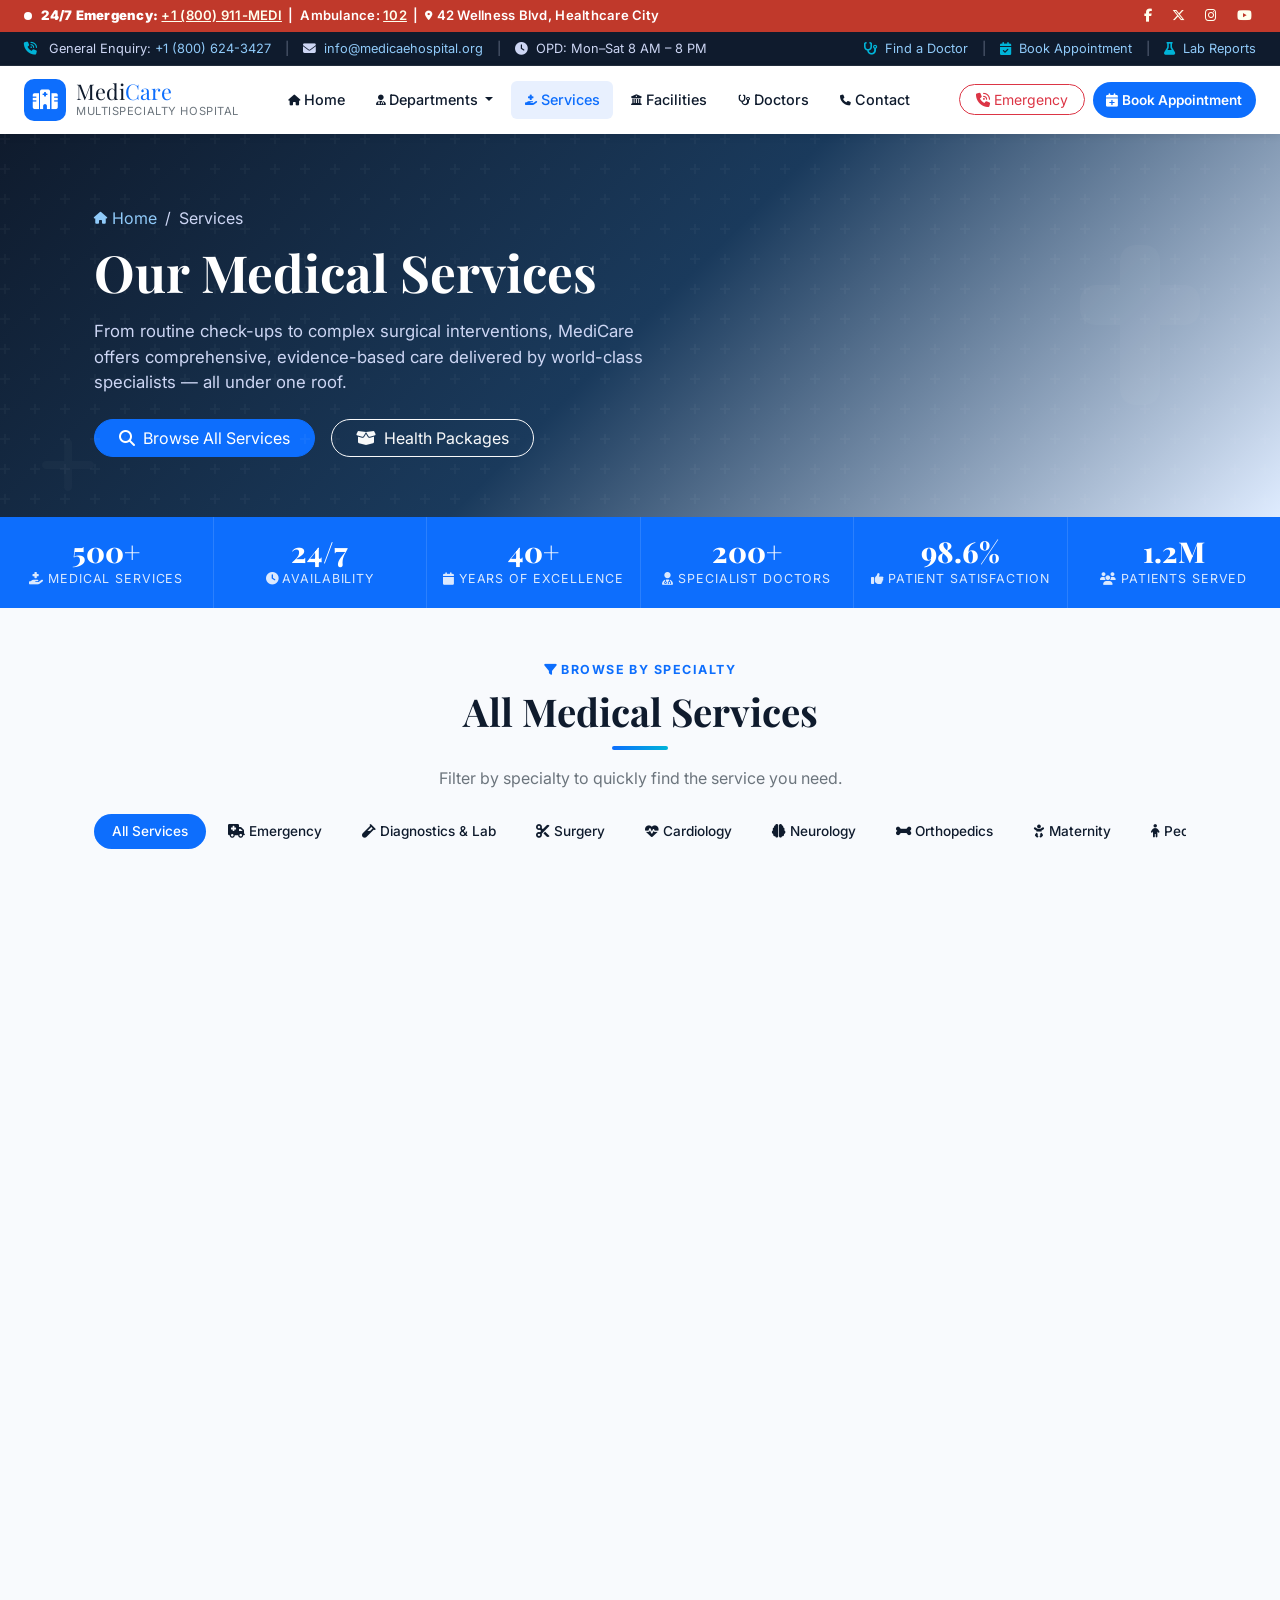
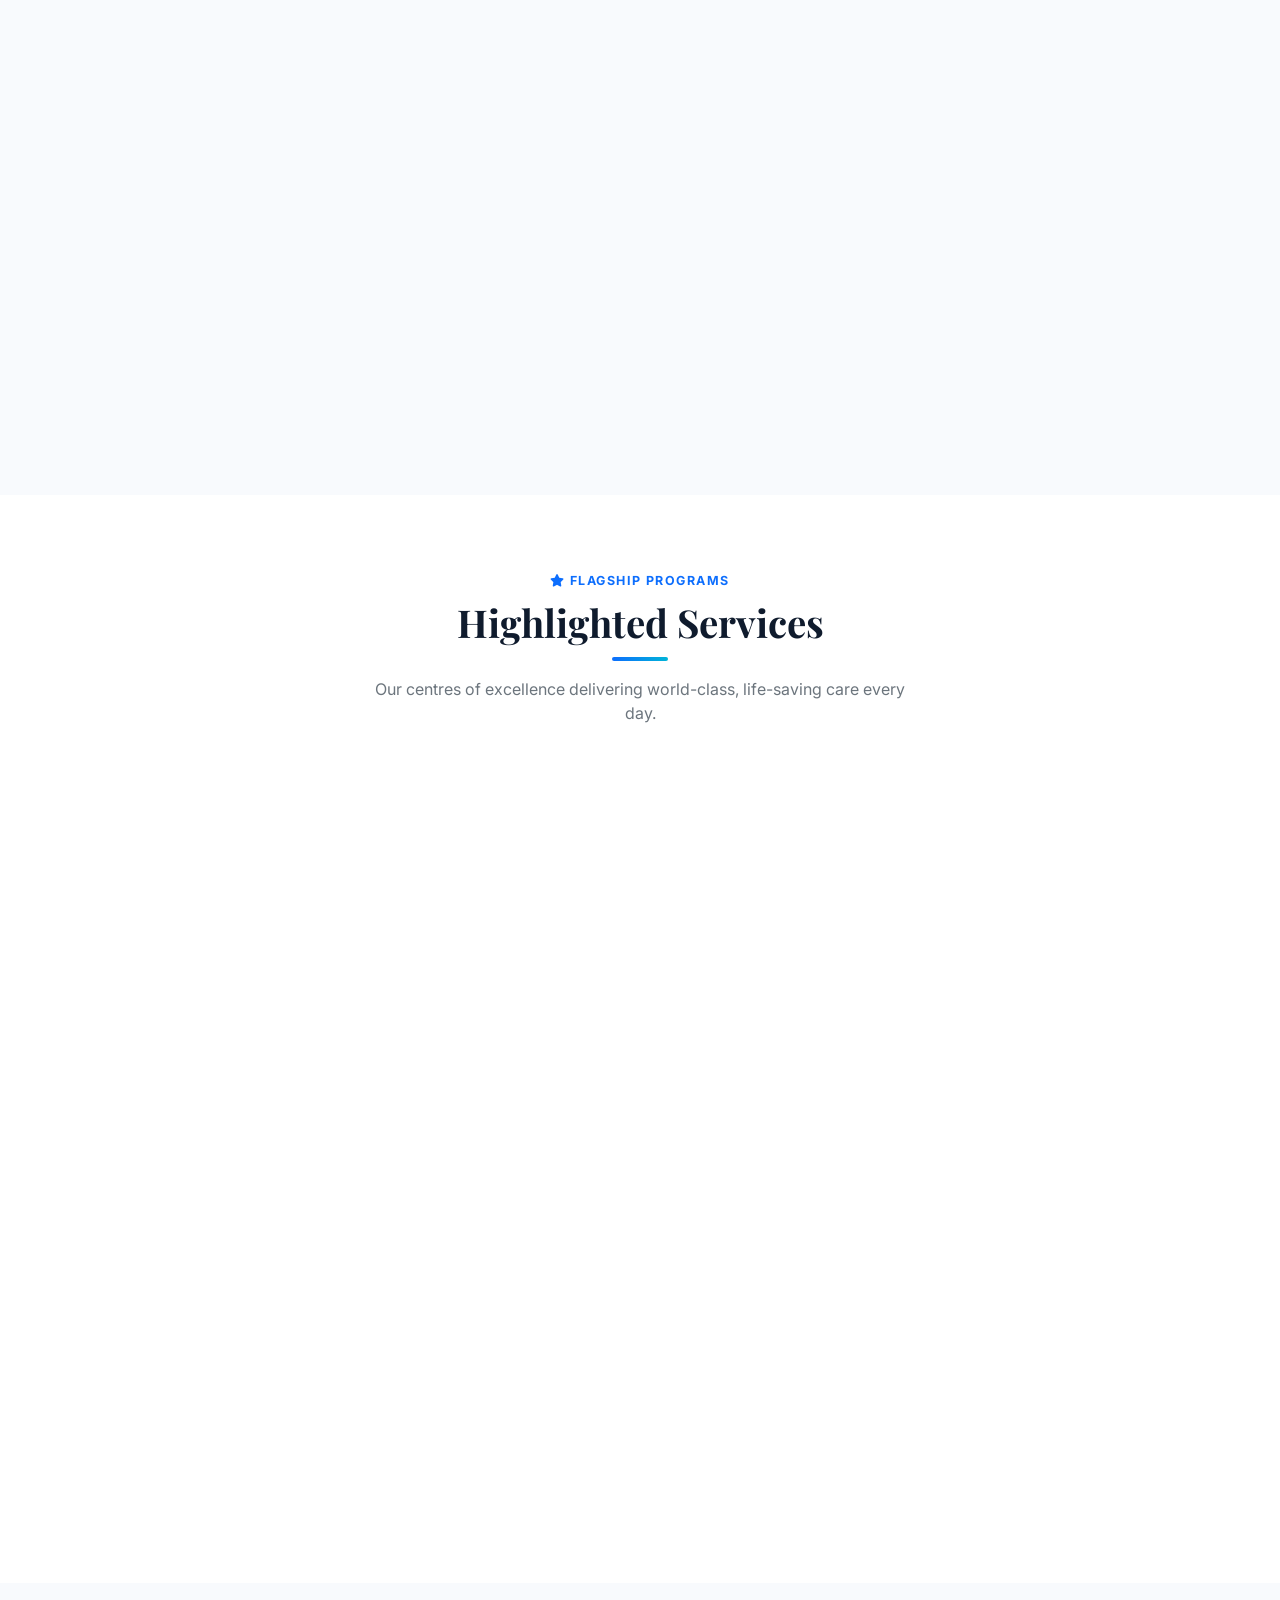
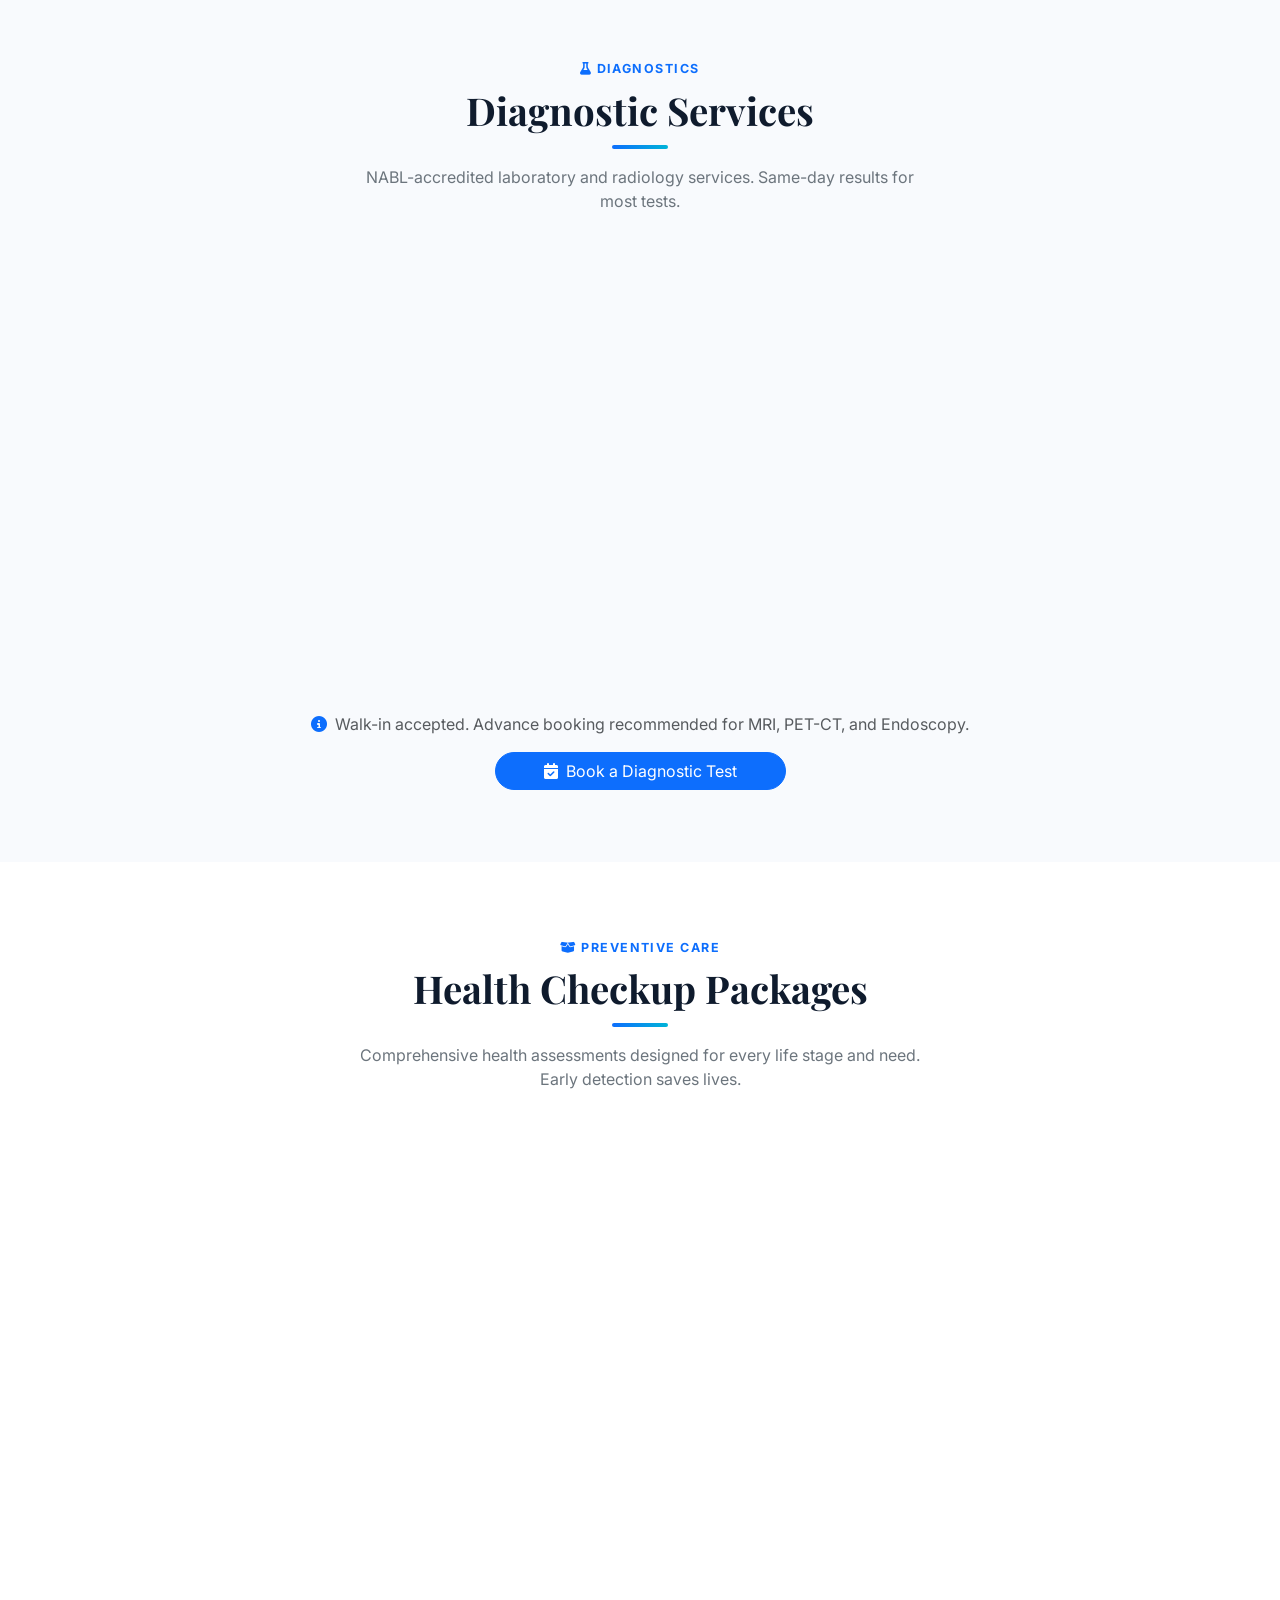
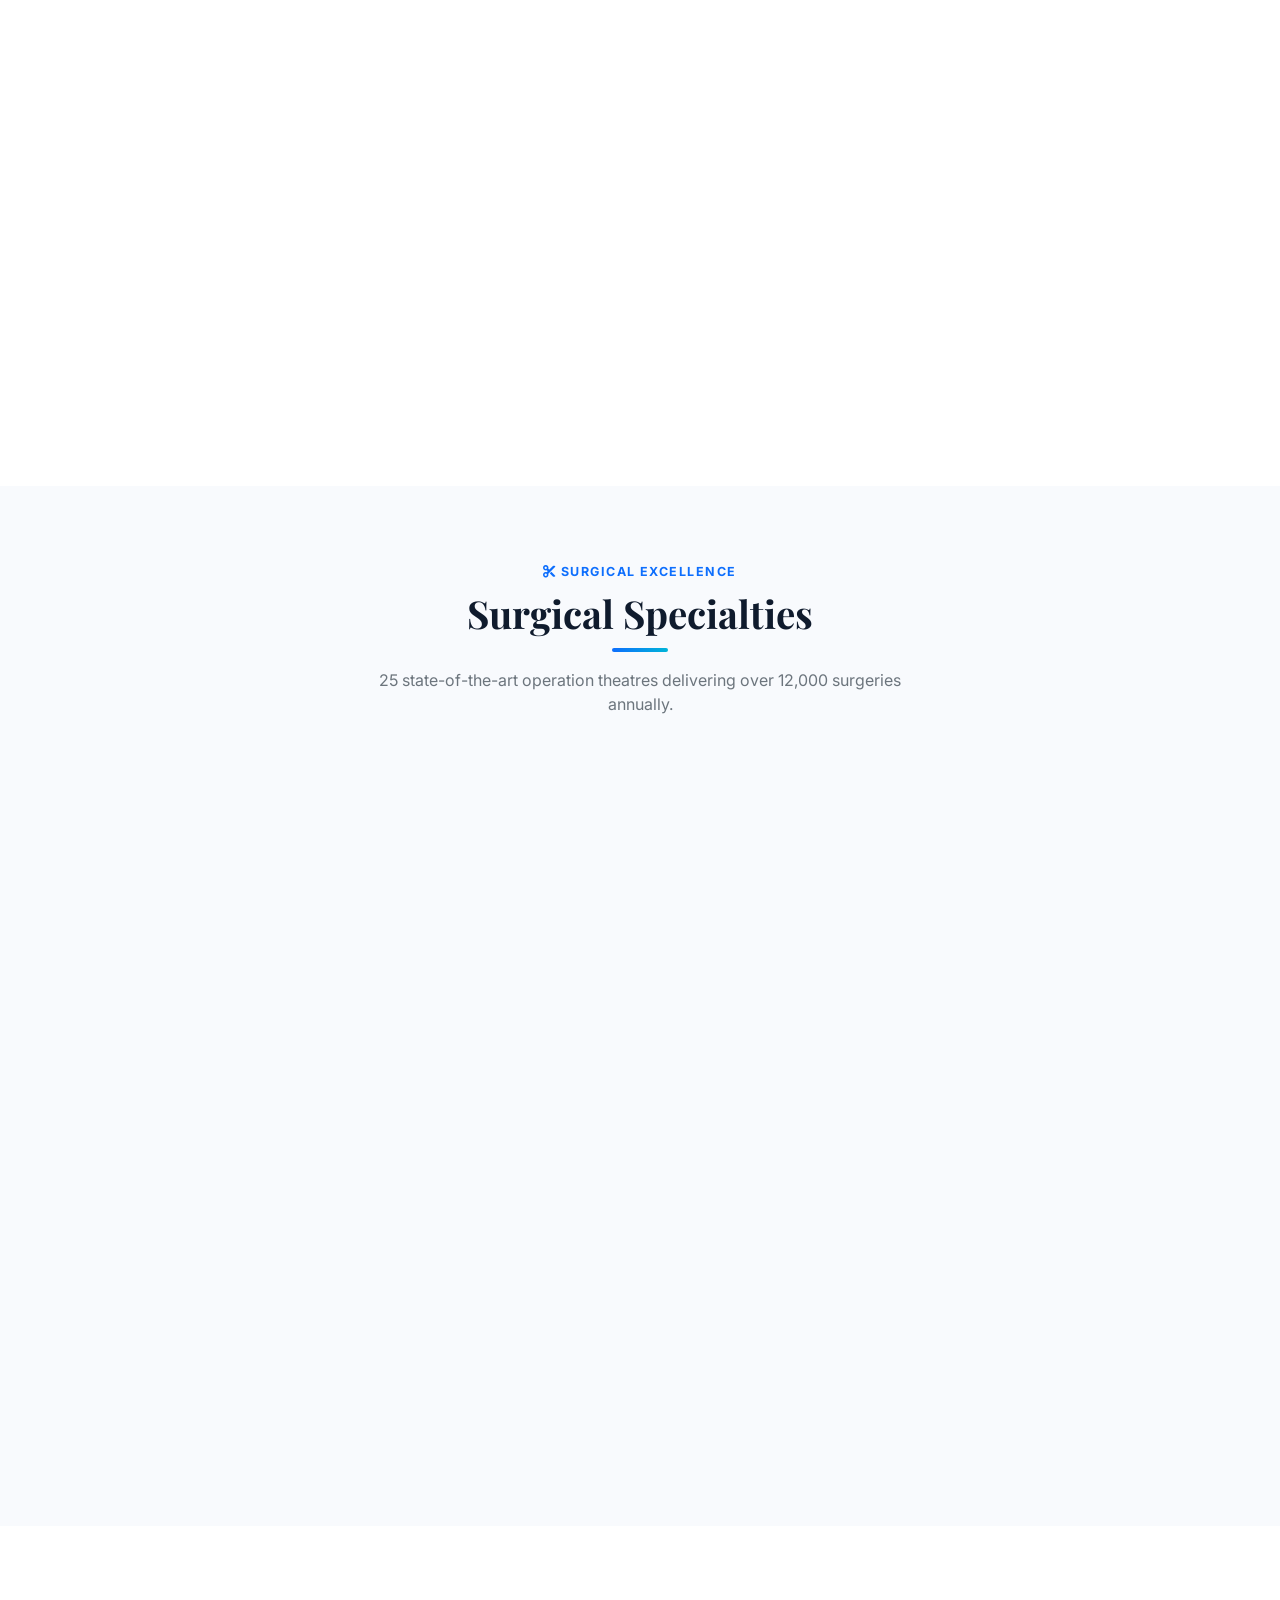
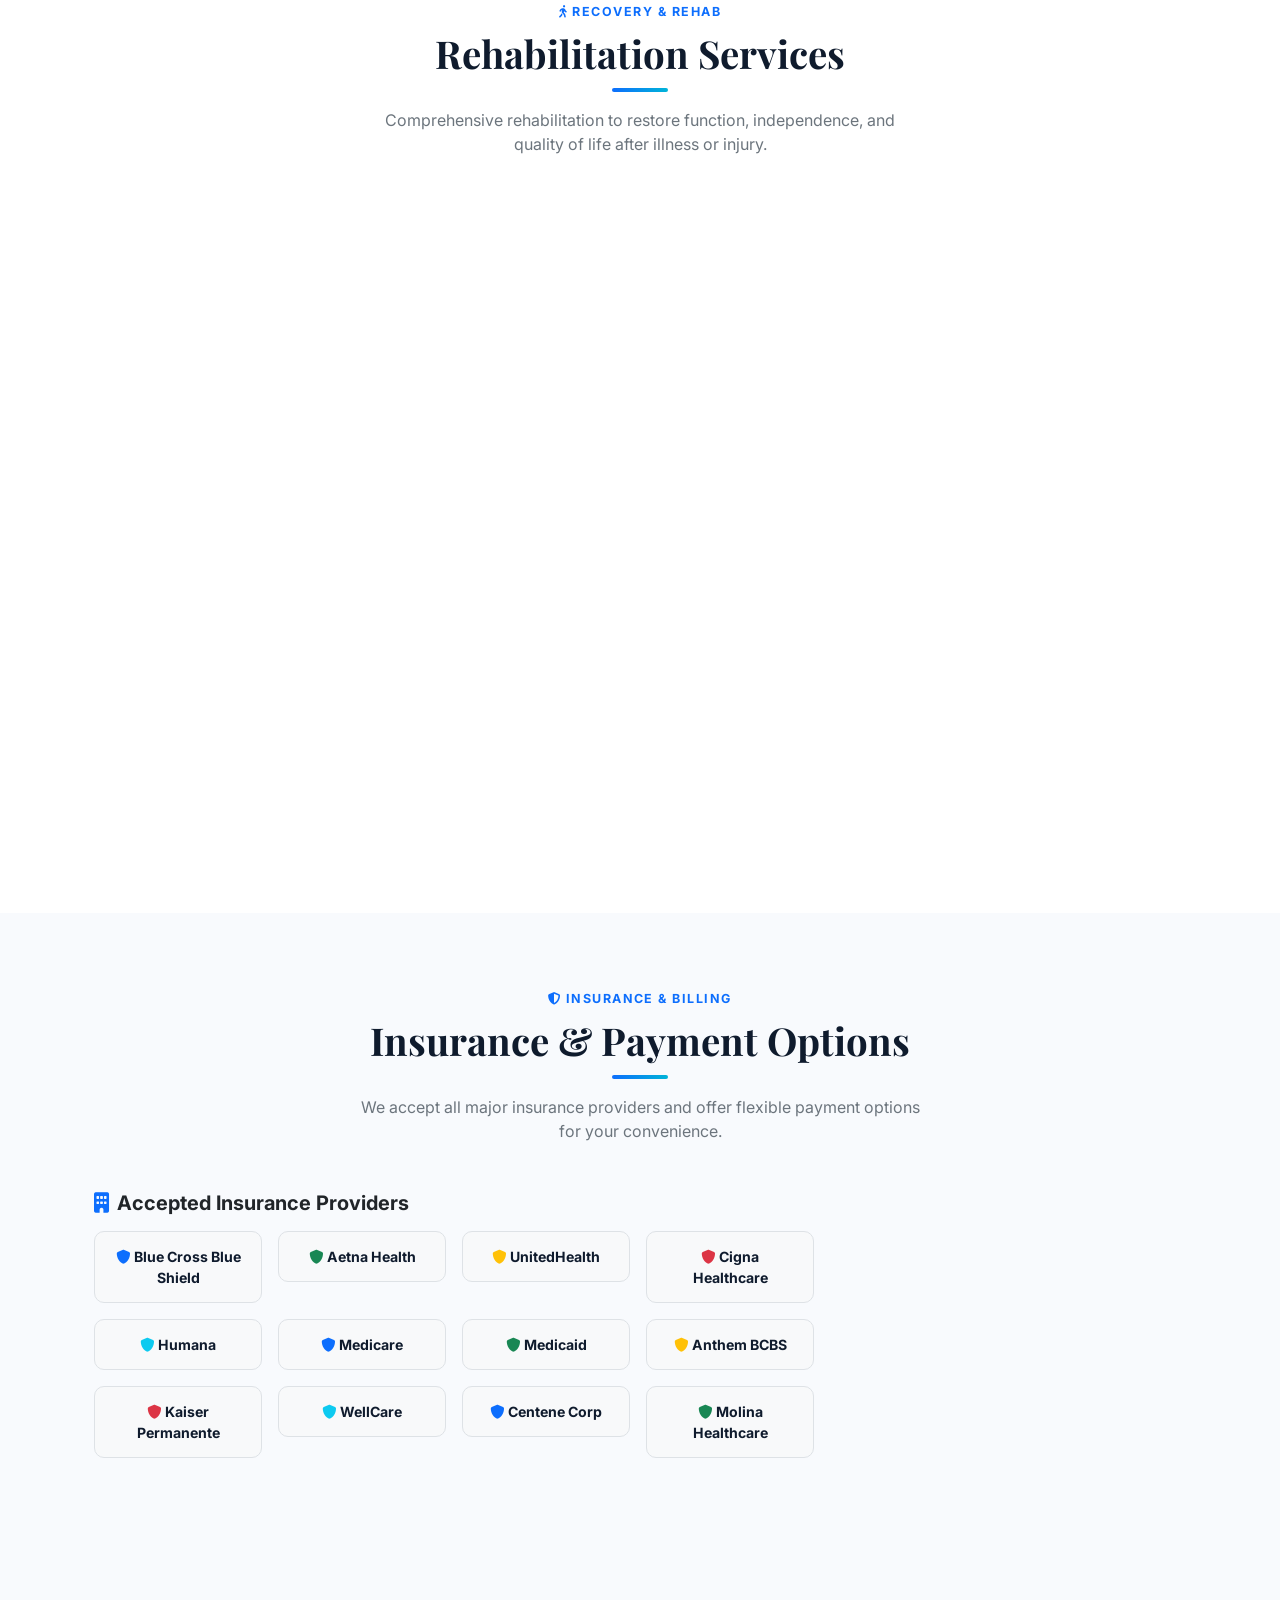
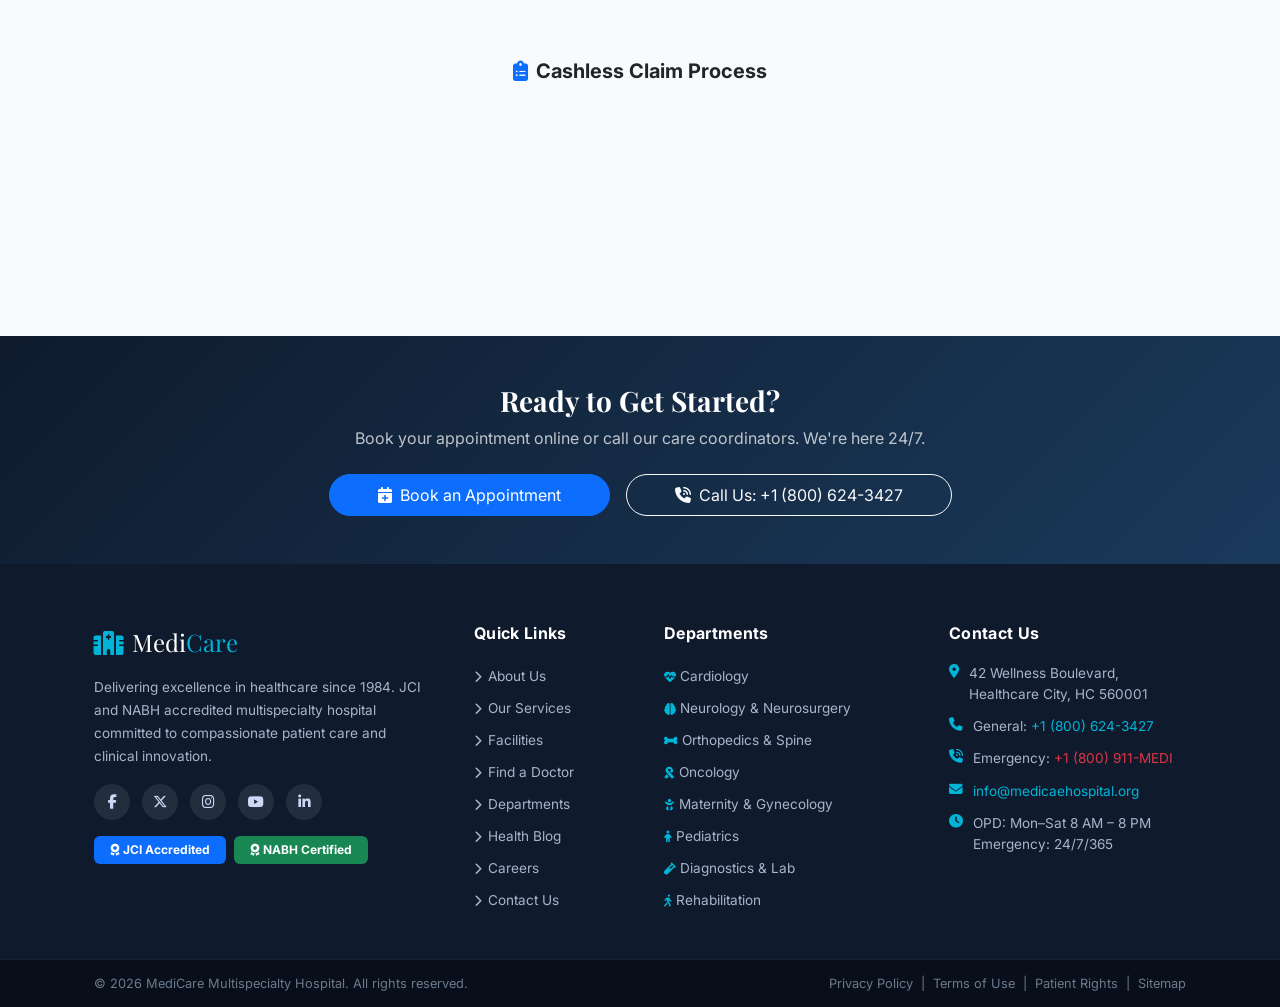
<file: services.html>
<!DOCTYPE html>
<html lang="en">
<head>
  <meta charset="UTF-8" />
  <meta name="viewport" content="width=device-width, initial-scale=1.0" />
  <title>Our Medical Services | MediCare Multispecialty Hospital</title>
  <meta name="description" content="Explore 500+ medical services at MediCare Hospital – Emergency, Cardiology, Neurology, Oncology, Surgery, Diagnostics, Maternity, and more." />

  <!-- Bootstrap 5 -->
  <link rel="stylesheet" href="https://cdn.jsdelivr.net/npm/bootstrap@5.3.3/dist/css/bootstrap.min.css" />
  <!-- Font Awesome 6 -->
  <link rel="stylesheet" href="https://cdnjs.cloudflare.com/ajax/libs/font-awesome/6.5.1/css/all.min.css" />
  <!-- Google Fonts -->
  <link rel="preconnect" href="https://fonts.googleapis.com" />
  <link rel="preconnect" href="https://fonts.gstatic.com" crossorigin />
  <link rel="stylesheet" href="https://fonts.googleapis.com/css2?family=Inter:wght@300;400;500;600;700;800&family=Playfair+Display:ital,wght@0,600;0,700;1,600&display=swap" />
  <!-- Custom CSS -->
  <link rel="stylesheet" href="css/style.css" />
</head>
<body>

<!-- ============================================================
     EMERGENCY BANNER
     ============================================================ -->
<div class="emergency-banner">
  <div class="container-fluid px-4">
    <div class="d-flex justify-content-between align-items-center flex-wrap gap-2">
      <div>
        <span class="pulse-dot"></span>
        <strong>24/7 Emergency:</strong>
        <a href="tel:+18009116334">+1 (800) 911-MEDI</a>
        &nbsp;|&nbsp; Ambulance: <a href="tel:102">102</a>
        &nbsp;|&nbsp; <i class="fa-solid fa-location-dot fa-xs me-1"></i>42 Wellness Blvd, Healthcare City
      </div>
      <div class="d-flex gap-3">
        <a href="#"><i class="fa-brands fa-facebook-f me-1"></i></a>
        <a href="#"><i class="fa-brands fa-x-twitter me-1"></i></a>
        <a href="#"><i class="fa-brands fa-instagram me-1"></i></a>
        <a href="#"><i class="fa-brands fa-youtube me-1"></i></a>
      </div>
    </div>
  </div>
</div>

<!-- ============================================================
     TOP BAR
     ============================================================ -->
<div class="top-bar d-none d-lg-block">
  <div class="container-fluid px-4">
    <div class="row align-items-center">
      <div class="col-md-7">
        <i class="fa-solid fa-phone-volume me-2 text-accent"></i>
        General Enquiry: <a href="tel:+18006243427">+1 (800) 624-3427</a>
        <span class="separator">|</span>
        <i class="fa-solid fa-envelope me-1"></i>
        <a href="mailto:info@medicaehospital.org">info@medicaehospital.org</a>
        <span class="separator">|</span>
        <i class="fa-solid fa-clock me-1"></i>
        OPD: Mon–Sat 8 AM – 8 PM
      </div>
      <div class="col-md-5 text-end">
        <i class="fa-solid fa-stethoscope me-1 text-accent"></i>
        <a href="#">Find a Doctor</a>
        <span class="separator">|</span>
        <i class="fa-solid fa-calendar-check me-1 text-accent"></i>
        <a href="#">Book Appointment</a>
        <span class="separator">|</span>
        <i class="fa-solid fa-flask me-1 text-accent"></i>
        <a href="#">Lab Reports</a>
      </div>
    </div>
  </div>
</div>

<!-- ============================================================
     STICKY NAVBAR
     ============================================================ -->
<nav class="navbar navbar-expand-lg main-navbar sticky-top">
  <div class="container-fluid px-4">
    <a class="navbar-brand" href="index.html">
      <div class="brand-logo"><i class="fa-solid fa-hospital"></i></div>
      <div>
        <div class="brand-name">Medi<span>Care</span></div>
        <div class="brand-tagline">Multispecialty Hospital</div>
      </div>
    </a>
    <button class="navbar-toggler border-0" type="button" data-bs-toggle="collapse" data-bs-target="#mainNav">
      <span class="navbar-toggler-icon"></span>
    </button>
    <div class="collapse navbar-collapse" id="mainNav">
      <ul class="navbar-nav mx-auto gap-1">
        <li class="nav-item"><a class="nav-link" href="index.html"><i class="fa-solid fa-house fa-xs me-1"></i>Home</a></li>
        <li class="nav-item dropdown">
          <a class="nav-link dropdown-toggle" href="departments.html" data-bs-toggle="dropdown">
            <i class="fa-solid fa-user-doctor fa-xs me-1"></i>Departments
          </a>
          <ul class="dropdown-menu">
            <li><a class="dropdown-item fw-bold text-teal border-bottom mb-1" href="departments.html"><i class="fa-solid fa-list me-2"></i>All 12 Departments</a></li>
            <li><a class="dropdown-item" href="departments.html#cardiology"><i class="fa-solid fa-heart-pulse me-2 text-danger"></i>Cardiology</a></li>
            <li><a class="dropdown-item" href="departments.html#neurology"><i class="fa-solid fa-brain me-2 text-purple"></i>Neurology</a></li>
            <li><a class="dropdown-item" href="departments.html#orthopedics"><i class="fa-solid fa-bone me-2 text-warning"></i>Orthopedics</a></li>
            <li><a class="dropdown-item" href="departments.html#oncology"><i class="fa-solid fa-ribbon me-2 text-primary"></i>Oncology</a></li>
            <li><a class="dropdown-item" href="departments.html#maternity"><i class="fa-solid fa-baby me-2 text-pink"></i>Maternity</a></li>
            <li><a class="dropdown-item" href="departments.html#pediatrics"><i class="fa-solid fa-child me-2 text-success"></i>Pediatrics</a></li>
          </ul>
        </li>
        <li class="nav-item"><a class="nav-link active" href="services.html"><i class="fa-solid fa-hand-holding-medical fa-xs me-1"></i>Services</a></li>
        <li class="nav-item"><a class="nav-link" href="facilities.html"><i class="fa-solid fa-building-columns fa-xs me-1"></i>Facilities</a></li>
        <li class="nav-item"><a class="nav-link" href="doctors.html"><i class="fa-solid fa-stethoscope fa-xs me-1"></i>Doctors</a></li>
        <li class="nav-item"><a class="nav-link" href="contact.html"><i class="fa-solid fa-phone fa-xs me-1"></i>Contact</a></li>
      </ul>
      <div class="d-flex gap-2 ms-3 align-items-center">
        <a href="tel:+18009116334" class="btn btn-sm btn-outline-danger rounded-pill px-3">
          <i class="fa-solid fa-phone-volume me-1"></i>Emergency
        </a>
        <a href="doctors.html" class="nav-link btn-appointment">
          <i class="fa-solid fa-calendar-plus me-1"></i>Book Appointment
        </a>
      </div>
    </div>
  </div>
</nav>

<!-- ============================================================
     PAGE HERO
     ============================================================ -->
<section class="page-hero">
  <i class="fa-solid fa-cross hero-cross"></i>
  <i class="fa-solid fa-plus hero-cross-small"></i>
  <div class="container px-4">
    <nav aria-label="breadcrumb">
      <ol class="breadcrumb">
        <li class="breadcrumb-item"><a href="index.html"><i class="fa-solid fa-house fa-xs me-1"></i>Home</a></li>
        <li class="breadcrumb-item active">Services</li>
      </ol>
    </nav>
    <h1 class="mb-3">Our Medical Services</h1>
    <p class="hero-subtitle">
      From routine check-ups to complex surgical interventions, MediCare offers comprehensive,
      evidence-based care delivered by world-class specialists — all under one roof.
    </p>
    <div class="mt-4 d-flex flex-wrap gap-3">
      <a href="#services-grid" class="btn btn-primary rounded-pill px-4">
        <i class="fa-solid fa-search me-2"></i>Browse All Services
      </a>
      <a href="#health-packages" class="btn btn-outline-light rounded-pill px-4">
        <i class="fa-solid fa-box-open me-2"></i>Health Packages
      </a>
    </div>
  </div>
</section>

<!-- ============================================================
     STAT STRIP
     ============================================================ -->
<div class="stat-strip">
  <div class="container-fluid px-0">
    <div class="row g-0">
      <div class="col-6 col-md-3 col-lg stat-item">
        <div class="stat-number"><span data-target="500" data-suffix="+">500+</span></div>
        <div class="stat-label"><i class="fa-solid fa-hand-holding-medical me-1"></i>Medical Services</div>
      </div>
      <div class="col-6 col-md-3 col-lg stat-item">
        <div class="stat-number"><span data-target="24">24</span>/<span data-target="7">7</span></div>
        <div class="stat-label"><i class="fa-solid fa-clock me-1"></i>Availability</div>
      </div>
      <div class="col-6 col-md-3 col-lg stat-item">
        <div class="stat-number"><span data-target="40" data-suffix="+">40+</span></div>
        <div class="stat-label"><i class="fa-solid fa-calendar me-1"></i>Years of Excellence</div>
      </div>
      <div class="col-6 col-md-3 col-lg stat-item">
        <div class="stat-number"><span data-target="200" data-suffix="+">200+</span></div>
        <div class="stat-label"><i class="fa-solid fa-user-doctor me-1"></i>Specialist Doctors</div>
      </div>
      <div class="col-6 col-md-3 col-lg stat-item">
        <div class="stat-number"><span data-target="98.6" data-suffix="%">98.6%</span></div>
        <div class="stat-label"><i class="fa-solid fa-thumbs-up me-1"></i>Patient Satisfaction</div>
      </div>
      <div class="col-6 col-md-3 col-lg stat-item">
        <div class="stat-number"><span data-target="1.2" data-suffix="M">1.2M</span></div>
        <div class="stat-label"><i class="fa-solid fa-users me-1"></i>Patients Served</div>
      </div>
    </div>
  </div>
</div>

<!-- ============================================================
     SERVICE CATEGORIES FILTER TABS
     ============================================================ -->
<section class="section-padding-sm bg-section-alt" id="services-section">
  <div class="container px-4">

    <div class="section-title mb-4">
      <span class="overline"><i class="fa-solid fa-filter me-1"></i>Browse by Specialty</span>
      <h2>All Medical Services</h2>
      <div class="divider"></div>
      <p>Filter by specialty to quickly find the service you need.</p>
    </div>

    <!-- Filter Tabs -->
    <div class="category-tabs mb-4">
      <nav>
        <ul class="nav nav-pills flex-nowrap gap-1" id="serviceFilterNav">
          <li class="nav-item"><button class="nav-link active" data-filter="all">All Services</button></li>
          <li class="nav-item"><button class="nav-link" data-filter="emergency"><i class="fa-solid fa-truck-medical me-1"></i>Emergency</button></li>
          <li class="nav-item"><button class="nav-link" data-filter="diagnostics"><i class="fa-solid fa-vial me-1"></i>Diagnostics & Lab</button></li>
          <li class="nav-item"><button class="nav-link" data-filter="surgery"><i class="fa-solid fa-scissors me-1"></i>Surgery</button></li>
          <li class="nav-item"><button class="nav-link" data-filter="cardiology"><i class="fa-solid fa-heart-pulse me-1"></i>Cardiology</button></li>
          <li class="nav-item"><button class="nav-link" data-filter="neurology"><i class="fa-solid fa-brain me-1"></i>Neurology</button></li>
          <li class="nav-item"><button class="nav-link" data-filter="orthopedics"><i class="fa-solid fa-bone me-1"></i>Orthopedics</button></li>
          <li class="nav-item"><button class="nav-link" data-filter="maternity"><i class="fa-solid fa-baby me-1"></i>Maternity</button></li>
          <li class="nav-item"><button class="nav-link" data-filter="pediatrics"><i class="fa-solid fa-child me-1"></i>Pediatrics</button></li>
          <li class="nav-item"><button class="nav-link" data-filter="oncology"><i class="fa-solid fa-ribbon me-1"></i>Oncology</button></li>
          <li class="nav-item"><button class="nav-link" data-filter="rehabilitation"><i class="fa-solid fa-person-walking me-1"></i>Rehabilitation</button></li>
        </ul>
      </nav>
    </div>

    <!-- Services Grid -->
    <div class="row g-4" id="services-grid">

      <!-- Card 1: Emergency & Trauma -->
      <div class="col-sm-6 col-lg-4 service-card-wrap fade-in-up" data-category="emergency">
        <div class="service-card">
          <div class="d-flex align-items-start gap-3">
            <div class="service-icon-wrap bg-danger-soft" style="color:#dc3545">
              <i class="fa-solid fa-truck-medical"></i>
            </div>
            <div class="flex-grow-1">
              <span class="badge badge-emergency mb-1">Emergency</span>
              <h5>Emergency & Trauma Care</h5>
            </div>
          </div>
          <p class="service-desc">Round-the-clock emergency care with a fully equipped 50-bed trauma center. Rapid triage and stabilization by board-certified emergency physicians.</p>
          <div class="service-meta">
            <span><i class="fa-solid fa-clock"></i> Immediate</span>
            <span><i class="fa-solid fa-tag"></i> Varies</span>
          </div>
          <button class="service-expand"><span>Learn More</span><i class="fa-solid fa-chevron-down fa-xs"></i></button>
          <div class="service-expand-content" style="display:none">
            Our ER handles over 80,000 cases annually with an average door-to-physician time of under 8 minutes. Equipped with trauma bays, crash carts, resuscitation rooms, and dedicated pediatric emergency bays.
          </div>
          <div class="mt-3"><button class="btn-enquire">Enquire Now</button></div>
        </div>
      </div>

      <!-- Card 2: Cardiac Cath Lab -->
      <div class="col-sm-6 col-lg-4 service-card-wrap fade-in-up stagger-1" data-category="cardiology">
        <div class="service-card">
          <div class="d-flex align-items-start gap-3">
            <div class="service-icon-wrap bg-danger-soft" style="color:#e74c3c">
              <i class="fa-solid fa-heart-pulse"></i>
            </div>
            <div class="flex-grow-1">
              <span class="badge badge-cardiology mb-1">Cardiology</span>
              <h5>Cardiac Catheterization Lab</h5>
            </div>
          </div>
          <p class="service-desc">State-of-the-art cath lab performing coronary angiography, angioplasty, and stenting. 24/7 primary PCI for acute MI.</p>
          <div class="service-meta">
            <span><i class="fa-solid fa-clock"></i> 3–5 hours</span>
            <span><i class="fa-solid fa-tag"></i> $2,500–$8,000</span>
          </div>
          <button class="service-expand"><span>Learn More</span><i class="fa-solid fa-chevron-down fa-xs"></i></button>
          <div class="service-expand-content" style="display:none">
            Two fully equipped cath labs with flat-panel imaging and hemodynamic monitoring. Our interventional cardiology team performs over 1,200 procedures annually with a 98.7% success rate.
          </div>
          <div class="mt-3"><button class="btn-enquire">Enquire Now</button></div>
        </div>
      </div>

      <!-- Card 3: Neurological Evaluation -->
      <div class="col-sm-6 col-lg-4 service-card-wrap fade-in-up stagger-2" data-category="neurology">
        <div class="service-card">
          <div class="d-flex align-items-start gap-3">
            <div class="service-icon-wrap bg-purple-soft" style="color:#6f42c1">
              <i class="fa-solid fa-brain"></i>
            </div>
            <div class="flex-grow-1">
              <span class="badge badge-neurology mb-1">Neurology</span>
              <h5>Neurological Evaluation</h5>
            </div>
          </div>
          <p class="service-desc">Comprehensive neurological assessment including EEG, EMG, and advanced brain imaging. Expert evaluation of stroke, epilepsy, and movement disorders.</p>
          <div class="service-meta">
            <span><i class="fa-solid fa-clock"></i> 2–3 hours</span>
            <span><i class="fa-solid fa-tag"></i> $300–$800</span>
          </div>
          <button class="service-expand"><span>Learn More</span><i class="fa-solid fa-chevron-down fa-xs"></i></button>
          <div class="service-expand-content" style="display:none">
            Our Neurology department features a dedicated Stroke Unit with 24/7 thrombolysis capability. Subspecialty expertise in epilepsy, multiple sclerosis, Parkinson's disease, and neuro-oncology.
          </div>
          <div class="mt-3"><button class="btn-enquire">Enquire Now</button></div>
        </div>
      </div>

      <!-- Card 4: Laparoscopic Surgery -->
      <div class="col-sm-6 col-lg-4 service-card-wrap fade-in-up" data-category="surgery">
        <div class="service-card">
          <div class="d-flex align-items-start gap-3">
            <div class="service-icon-wrap bg-warning-soft" style="color:#e67e22">
              <i class="fa-solid fa-scissors"></i>
            </div>
            <div class="flex-grow-1">
              <span class="badge badge-surgery mb-1">Surgery</span>
              <h5>Laparoscopic Surgery</h5>
            </div>
          </div>
          <p class="service-desc">Minimally invasive laparoscopic procedures for abdominal, gynecologic, and urologic conditions. Faster recovery and smaller incisions.</p>
          <div class="service-meta">
            <span><i class="fa-solid fa-clock"></i> 1–4 hours</span>
            <span><i class="fa-solid fa-tag"></i> $3,000–$12,000</span>
          </div>
          <button class="service-expand"><span>Learn More</span><i class="fa-solid fa-chevron-down fa-xs"></i></button>
          <div class="service-expand-content" style="display:none">
            Equipped with 4K laparoscopy towers and high-definition camera systems. Procedures include cholecystectomy, appendectomy, hernia repair, hysterectomy, and sleeve gastrectomy.
          </div>
          <div class="mt-3"><button class="btn-enquire">Enquire Now</button></div>
        </div>
      </div>

      <!-- Card 5: MRI -->
      <div class="col-sm-6 col-lg-4 service-card-wrap fade-in-up stagger-1" data-category="diagnostics">
        <div class="service-card">
          <div class="d-flex align-items-start gap-3">
            <div class="service-icon-wrap bg-accent-soft" style="color:#0096b7">
              <i class="fa-solid fa-magnet"></i>
            </div>
            <div class="flex-grow-1">
              <span class="badge badge-diagnostic mb-1">Diagnostics</span>
              <h5>MRI Scan (3T)</h5>
            </div>
          </div>
          <p class="service-desc">Ultra-high-field 3 Tesla MRI providing superior image resolution for brain, spine, musculoskeletal, and body imaging.</p>
          <div class="service-meta">
            <span><i class="fa-solid fa-clock"></i> 45–90 min</span>
            <span><i class="fa-solid fa-tag"></i> $800–$2,200</span>
          </div>
          <button class="service-expand"><span>Learn More</span><i class="fa-solid fa-chevron-down fa-xs"></i></button>
          <div class="service-expand-content" style="display:none">
            Our Siemens MAGNETOM Prisma 3T MRI features simultaneous multi-slice imaging and AI-enhanced reconstruction. Capable of fMRI, MR Spectroscopy, and Diffusion Tensor Imaging.
          </div>
          <div class="mt-3"><button class="btn-enquire">Enquire Now</button></div>
        </div>
      </div>

      <!-- Card 6: CT Scan -->
      <div class="col-sm-6 col-lg-4 service-card-wrap fade-in-up stagger-2" data-category="diagnostics">
        <div class="service-card">
          <div class="d-flex align-items-start gap-3">
            <div class="service-icon-wrap bg-accent-soft" style="color:#0096b7">
              <i class="fa-solid fa-circle-dot"></i>
            </div>
            <div class="flex-grow-1">
              <span class="badge badge-diagnostic mb-1">Diagnostics</span>
              <h5>256-Slice CT Scan</h5>
            </div>
          </div>
          <p class="service-desc">Advanced CT scanning with ultra-low radiation dose and sub-millimeter resolution for cardiac, vascular, and oncologic imaging.</p>
          <div class="service-meta">
            <span><i class="fa-solid fa-clock"></i> 15–30 min</span>
            <span><i class="fa-solid fa-tag"></i> $400–$1,500</span>
          </div>
          <button class="service-expand"><span>Learn More</span><i class="fa-solid fa-chevron-down fa-xs"></i></button>
          <div class="service-expand-content" style="display:none">
            Our GE Revolution CT 256-slice scanner offers 0.23mm isotropic resolution. Features AI-powered reconstruction reducing image noise by up to 80% with 90% less radiation.
          </div>
          <div class="mt-3"><button class="btn-enquire">Enquire Now</button></div>
        </div>
      </div>

      <!-- Card 7: Joint Replacement -->
      <div class="col-sm-6 col-lg-4 service-card-wrap fade-in-up" data-category="orthopedics">
        <div class="service-card">
          <div class="d-flex align-items-start gap-3">
            <div class="service-icon-wrap bg-warning-soft" style="color:#e67e22">
              <i class="fa-solid fa-bone"></i>
            </div>
            <div class="flex-grow-1">
              <span class="badge badge-orthopedic mb-1">Orthopedics</span>
              <h5>Joint Replacement Surgery</h5>
            </div>
          </div>
          <p class="service-desc">Total and partial hip, knee, and shoulder replacement using robotic-assisted technology. Rapid recovery protocols and comprehensive rehabilitation.</p>
          <div class="service-meta">
            <span><i class="fa-solid fa-clock"></i> 2–4 hours</span>
            <span><i class="fa-solid fa-tag"></i> $15,000–$35,000</span>
          </div>
          <button class="service-expand"><span>Learn More</span><i class="fa-solid fa-chevron-down fa-xs"></i></button>
          <div class="service-expand-content" style="display:none">
            Mako robotic-arm assisted technology for precise implant placement. Over 3,500 joint replacements performed with a 97% prosthesis survival rate at 10 years.
          </div>
          <div class="mt-3"><button class="btn-enquire">Enquire Now</button></div>
        </div>
      </div>

      <!-- Card 8: Maternity -->
      <div class="col-sm-6 col-lg-4 service-card-wrap fade-in-up stagger-1" data-category="maternity">
        <div class="service-card">
          <div class="d-flex align-items-start gap-3">
            <div class="service-icon-wrap bg-danger-soft" style="color:#e91e63">
              <i class="fa-solid fa-baby"></i>
            </div>
            <div class="flex-grow-1">
              <span class="badge badge-maternity mb-1">Maternity</span>
              <h5>Maternity & Obstetric Care</h5>
            </div>
          </div>
          <p class="service-desc">Comprehensive care from preconception through postpartum. Natural and assisted deliveries, high-risk pregnancy management, and Level III NICU.</p>
          <div class="service-meta">
            <span><i class="fa-solid fa-clock"></i> Varies</span>
            <span><i class="fa-solid fa-tag"></i> $5,000–$15,000</span>
          </div>
          <button class="service-expand"><span>Learn More</span><i class="fa-solid fa-chevron-down fa-xs"></i></button>
          <div class="service-expand-content" style="display:none">
            20 LDR suites, a dedicated OT for C-sections, and a 30-bed Level III NICU caring for premature infants as young as 24 weeks gestation.
          </div>
          <div class="mt-3"><button class="btn-enquire">Enquire Now</button></div>
        </div>
      </div>

      <!-- Card 9: Pediatrics -->
      <div class="col-sm-6 col-lg-4 service-card-wrap fade-in-up stagger-2" data-category="pediatrics">
        <div class="service-card">
          <div class="d-flex align-items-start gap-3">
            <div class="service-icon-wrap bg-success-soft" style="color:#2e7d32">
              <i class="fa-solid fa-child"></i>
            </div>
            <div class="flex-grow-1">
              <span class="badge badge-pediatrics mb-1">Pediatrics</span>
              <h5>Pediatric Consultation</h5>
            </div>
          </div>
          <p class="service-desc">Expert pediatric care from birth through adolescence. Subspecialties include pediatric cardiology, neurology, gastroenterology, and oncology.</p>
          <div class="service-meta">
            <span><i class="fa-solid fa-clock"></i> 30–60 min</span>
            <span><i class="fa-solid fa-tag"></i> $120–$300</span>
          </div>
          <button class="service-expand"><span>Learn More</span><i class="fa-solid fa-chevron-down fa-xs"></i></button>
          <div class="service-expand-content" style="display:none">
            45 pediatric specialists caring for over 35,000 children annually. Child-friendly facilities, play therapy, and dedicated pediatric ICU with family-centered care.
          </div>
          <div class="mt-3"><button class="btn-enquire">Enquire Now</button></div>
        </div>
      </div>

      <!-- Card 10: Medical Oncology -->
      <div class="col-sm-6 col-lg-4 service-card-wrap fade-in-up" data-category="oncology">
        <div class="service-card">
          <div class="d-flex align-items-start gap-3">
            <div class="service-icon-wrap bg-primary-soft" style="color:#3949ab">
              <i class="fa-solid fa-ribbon"></i>
            </div>
            <div class="flex-grow-1">
              <span class="badge badge-oncology mb-1">Oncology</span>
              <h5>Medical Oncology</h5>
            </div>
          </div>
          <p class="service-desc">Evidence-based chemotherapy and targeted therapy protocols. Tumor board reviews ensure multidisciplinary treatment planning for all cancer types.</p>
          <div class="service-meta">
            <span><i class="fa-solid fa-clock"></i> 1–6 hours</span>
            <span><i class="fa-solid fa-tag"></i> $500–$5,000</span>
          </div>
          <button class="service-expand"><span>Learn More</span><i class="fa-solid fa-chevron-down fa-xs"></i></button>
          <div class="service-expand-content" style="display:none">
            28 oncology specialists, weekly tumor board, access to 40+ clinical trials, and personalized genomic medicine with next-generation sequencing.
          </div>
          <div class="mt-3"><button class="btn-enquire">Enquire Now</button></div>
        </div>
      </div>

      <!-- Card 11: Spine Surgery -->
      <div class="col-sm-6 col-lg-4 service-card-wrap fade-in-up stagger-1" data-category="orthopedics">
        <div class="service-card">
          <div class="d-flex align-items-start gap-3">
            <div class="service-icon-wrap bg-warning-soft" style="color:#e67e22">
              <i class="fa-solid fa-person-rays"></i>
            </div>
            <div class="flex-grow-1">
              <span class="badge badge-orthopedic mb-1">Orthopedics</span>
              <h5>Spine Surgery</h5>
            </div>
          </div>
          <p class="service-desc">Comprehensive spinal care including discectomy, laminectomy, fusion, and minimally invasive spine surgery. Expert management of deformities and tumors.</p>
          <div class="service-meta">
            <span><i class="fa-solid fa-clock"></i> 2–6 hours</span>
            <span><i class="fa-solid fa-tag"></i> $20,000–$50,000</span>
          </div>
          <button class="service-expand"><span>Learn More</span><i class="fa-solid fa-chevron-down fa-xs"></i></button>
          <div class="service-expand-content" style="display:none">
            800+ spine surgeries annually. Navigation-assisted and robotic spine surgery for complex revision and deformity correction with minimal radiation exposure.
          </div>
          <div class="mt-3"><button class="btn-enquire">Enquire Now</button></div>
        </div>
      </div>

      <!-- Card 12: Echocardiography -->
      <div class="col-sm-6 col-lg-4 service-card-wrap fade-in-up stagger-2" data-category="cardiology">
        <div class="service-card">
          <div class="d-flex align-items-start gap-3">
            <div class="service-icon-wrap bg-danger-soft" style="color:#e74c3c">
              <i class="fa-solid fa-wave-square"></i>
            </div>
            <div class="flex-grow-1">
              <span class="badge badge-cardiology mb-1">Cardiology</span>
              <h5>Echocardiography (3D/4D)</h5>
            </div>
          </div>
          <p class="service-desc">2D, 3D, Doppler, and stress echocardiography to evaluate heart structure and function. TEE available for detailed valve assessment.</p>
          <div class="service-meta">
            <span><i class="fa-solid fa-clock"></i> 30–60 min</span>
            <span><i class="fa-solid fa-tag"></i> $250–$600</span>
          </div>
          <button class="service-expand"><span>Learn More</span><i class="fa-solid fa-chevron-down fa-xs"></i></button>
          <div class="service-expand-content" style="display:none">
            3D echo with speckle-tracking strain analysis. Certified by the National Board of Echocardiography. Same-day reporting available for urgent referrals.
          </div>
          <div class="mt-3"><button class="btn-enquire">Enquire Now</button></div>
        </div>
      </div>

      <!-- Card 13: Physiotherapy -->
      <div class="col-sm-6 col-lg-4 service-card-wrap fade-in-up" data-category="rehabilitation">
        <div class="service-card">
          <div class="d-flex align-items-start gap-3">
            <div class="service-icon-wrap bg-success-soft" style="color:#388e3c">
              <i class="fa-solid fa-person-walking"></i>
            </div>
            <div class="flex-grow-1">
              <span class="badge badge-rehab mb-1">Rehabilitation</span>
              <h5>Physiotherapy</h5>
            </div>
          </div>
          <p class="service-desc">Evidence-based physiotherapy for musculoskeletal, neurological, and cardiopulmonary conditions. Sports injury rehabilitation and post-surgical recovery.</p>
          <div class="service-meta">
            <span><i class="fa-solid fa-clock"></i> 45–60 min</span>
            <span><i class="fa-solid fa-tag"></i> $80–$200</span>
          </div>
          <button class="service-expand"><span>Learn More</span><i class="fa-solid fa-chevron-down fa-xs"></i></button>
          <div class="service-expand-content" style="display:none">
            50+ specialized physiotherapists using TENS, ultrasound therapy, dry needling, hydrotherapy, and Kinesio taping. State-of-the-art rehabilitation gymnasium.
          </div>
          <div class="mt-3"><button class="btn-enquire">Enquire Now</button></div>
        </div>
      </div>

      <!-- Card 14: Critical Care -->
      <div class="col-sm-6 col-lg-4 service-card-wrap fade-in-up stagger-1" data-category="emergency">
        <div class="service-card">
          <div class="d-flex align-items-start gap-3">
            <div class="service-icon-wrap bg-danger-soft" style="color:#dc3545">
              <i class="fa-solid fa-monitor-waveform"></i>
            </div>
            <div class="flex-grow-1">
              <span class="badge badge-emergency mb-1">Emergency</span>
              <h5>Critical Care / ICU</h5>
            </div>
          </div>
          <p class="service-desc">50-bed multi-specialty ICU with advanced hemodynamic monitoring, ventilators, and continuous physician coverage. Dedicated MICU, CICU, SICU, NICU, and PICU.</p>
          <div class="service-meta">
            <span><i class="fa-solid fa-clock"></i> Ongoing</span>
            <span><i class="fa-solid fa-tag"></i> $1,500/day+</span>
          </div>
          <button class="service-expand"><span>Learn More</span><i class="fa-solid fa-chevron-down fa-xs"></i></button>
          <div class="service-expand-content" style="display:none">
            ECMO, CRRT, high-frequency oscillatory ventilators, and intra-aortic balloon pumps. 1:2 nurse-to-patient ratio and 24/7 intensivist coverage.
          </div>
          <div class="mt-3"><button class="btn-enquire">Enquire Now</button></div>
        </div>
      </div>

      <!-- Card 15: PET-CT -->
      <div class="col-sm-6 col-lg-4 service-card-wrap fade-in-up stagger-2" data-category="diagnostics">
        <div class="service-card">
          <div class="d-flex align-items-start gap-3">
            <div class="service-icon-wrap bg-accent-soft" style="color:#0096b7">
              <i class="fa-solid fa-radiation"></i>
            </div>
            <div class="flex-grow-1">
              <span class="badge badge-diagnostic mb-1">Diagnostics</span>
              <h5>PET-CT Scan</h5>
            </div>
          </div>
          <p class="service-desc">Combined PET and CT imaging for oncologic staging, treatment response, and detection of recurrence. Whole-body and dedicated organ protocols.</p>
          <div class="service-meta">
            <span><i class="fa-solid fa-clock"></i> 2–3 hours</span>
            <span><i class="fa-solid fa-tag"></i> $1,800–$3,500</span>
          </div>
          <button class="service-expand"><span>Learn More</span><i class="fa-solid fa-chevron-down fa-xs"></i></button>
          <div class="service-expand-content" style="display:none">
            Philips Vereos digital PET-CT with 37× improvement in timing resolution. Ultra-low dose scanning with quantitative metabolic activity assessment.
          </div>
          <div class="mt-3"><button class="btn-enquire">Enquire Now</button></div>
        </div>
      </div>

      <!-- Card 16: High-Risk Obstetrics -->
      <div class="col-sm-6 col-lg-4 service-card-wrap fade-in-up" data-category="maternity">
        <div class="service-card">
          <div class="d-flex align-items-start gap-3">
            <div class="service-icon-wrap bg-danger-soft" style="color:#e91e63">
              <i class="fa-solid fa-heart-circle-plus"></i>
            </div>
            <div class="flex-grow-1">
              <span class="badge badge-maternity mb-1">Maternity</span>
              <h5>High-Risk Obstetrics</h5>
            </div>
          </div>
          <p class="service-desc">Specialized management of complicated pregnancies including preeclampsia, gestational diabetes, multiple gestations, and fetal anomalies.</p>
          <div class="service-meta">
            <span><i class="fa-solid fa-clock"></i> Varies</span>
            <span><i class="fa-solid fa-tag"></i> $300–$600/visit</span>
          </div>
          <button class="service-expand"><span>Learn More</span><i class="fa-solid fa-chevron-down fa-xs"></i></button>
          <div class="service-expand-content" style="display:none">
            Maternal-fetal medicine team offering fetal surveillance, amniocentesis, chorionic villus sampling, fetal therapy, and genetic counseling. Dedicated weekly high-risk clinics.
          </div>
          <div class="mt-3"><button class="btn-enquire">Enquire Now</button></div>
        </div>
      </div>

      <!-- Card 17: Bariatric Surgery -->
      <div class="col-sm-6 col-lg-4 service-card-wrap fade-in-up stagger-1" data-category="surgery">
        <div class="service-card">
          <div class="d-flex align-items-start gap-3">
            <div class="service-icon-wrap bg-warning-soft" style="color:#e67e22">
              <i class="fa-solid fa-weight-scale"></i>
            </div>
            <div class="flex-grow-1">
              <span class="badge badge-surgery mb-1">Surgery</span>
              <h5>Bariatric Surgery</h5>
            </div>
          </div>
          <p class="service-desc">Surgical weight loss solutions including sleeve gastrectomy, gastric bypass, and adjustable gastric banding. Comprehensive pre- and post-operative support.</p>
          <div class="service-meta">
            <span><i class="fa-solid fa-clock"></i> 2–4 hours</span>
            <span><i class="fa-solid fa-tag"></i> $18,000–$28,000</span>
          </div>
          <button class="service-expand"><span>Learn More</span><i class="fa-solid fa-chevron-down fa-xs"></i></button>
          <div class="service-expand-content" style="display:none">
            2,000+ weight-loss surgeries performed with average 75% excess weight loss at 2 years. Multidisciplinary team including bariatric surgeons, dietitians, psychologists, and endocrinologists.
          </div>
          <div class="mt-3"><button class="btn-enquire">Enquire Now</button></div>
        </div>
      </div>

      <!-- Card 18: Pediatric Surgery -->
      <div class="col-sm-6 col-lg-4 service-card-wrap fade-in-up stagger-2" data-category="pediatrics">
        <div class="service-card">
          <div class="d-flex align-items-start gap-3">
            <div class="service-icon-wrap bg-success-soft" style="color:#2e7d32">
              <i class="fa-solid fa-child-reaching"></i>
            </div>
            <div class="flex-grow-1">
              <span class="badge badge-pediatrics mb-1">Pediatrics</span>
              <h5>Pediatric Surgery</h5>
            </div>
          </div>
          <p class="service-desc">Specialized surgical care for newborns, infants, and children. Minimally invasive techniques for congenital anomalies, tumors, and GI disorders.</p>
          <div class="service-meta">
            <span><i class="fa-solid fa-clock"></i> 1–5 hours</span>
            <span><i class="fa-solid fa-tag"></i> $5,000–$25,000</span>
          </div>
          <button class="service-expand"><span>Learn More</span><i class="fa-solid fa-chevron-down fa-xs"></i></button>
          <div class="service-expand-content" style="display:none">
            1,200+ pediatric procedures annually including neonatal surgery for esophageal atresia, Hirschsprung disease, and congenital diaphragmatic hernia.
          </div>
          <div class="mt-3"><button class="btn-enquire">Enquire Now</button></div>
        </div>
      </div>

      <!-- Card 19: Radiation Therapy -->
      <div class="col-sm-6 col-lg-4 service-card-wrap fade-in-up" data-category="oncology">
        <div class="service-card">
          <div class="d-flex align-items-start gap-3">
            <div class="service-icon-wrap bg-primary-soft" style="color:#3949ab">
              <i class="fa-solid fa-atom"></i>
            </div>
            <div class="flex-grow-1">
              <span class="badge badge-oncology mb-1">Oncology</span>
              <h5>Radiation Therapy (LINAC)</h5>
            </div>
          </div>
          <p class="service-desc">Precision radiation therapy including IMRT, SBRT, SRS, and IGRT. Elekta Versa HD linear accelerator with sub-millimeter accuracy.</p>
          <div class="service-meta">
            <span><i class="fa-solid fa-clock"></i> 15–30 min/session</span>
            <span><i class="fa-solid fa-tag"></i> $500–$2,000/session</span>
          </div>
          <button class="service-expand"><span>Learn More</span><i class="fa-solid fa-chevron-down fa-xs"></i></button>
          <div class="service-expand-content" style="display:none">
            Elekta Versa HD with 2.5mm MLC apertures. Stereotactic radiosurgery for brain lesions with 0.2mm accuracy. 4D respiratory gating for thoracic tumors.
          </div>
          <div class="mt-3"><button class="btn-enquire">Enquire Now</button></div>
        </div>
      </div>

      <!-- Card 20: Cardiac Rehab -->
      <div class="col-sm-6 col-lg-4 service-card-wrap fade-in-up stagger-1" data-category="rehabilitation">
        <div class="service-card">
          <div class="d-flex align-items-start gap-3">
            <div class="service-icon-wrap bg-success-soft" style="color:#388e3c">
              <i class="fa-solid fa-heart-circle-check"></i>
            </div>
            <div class="flex-grow-1">
              <span class="badge badge-rehab mb-1">Rehabilitation</span>
              <h5>Cardiac Rehabilitation</h5>
            </div>
          </div>
          <p class="service-desc">Structured 12-week cardiac rehabilitation program for post-MI, post-CABG, and heart failure patients. Exercise training, education, and psychosocial support.</p>
          <div class="service-meta">
            <span><i class="fa-solid fa-clock"></i> 60–90 min</span>
            <span><i class="fa-solid fa-tag"></i> $100–$250/session</span>
          </div>
          <button class="service-expand"><span>Learn More</span><i class="fa-solid fa-chevron-down fa-xs"></i></button>
          <div class="service-expand-content" style="display:none">
            Phase I–III cardiac rehab with telemetry-monitored exercise sessions, nutritional counseling, smoking cessation, and stress management. Proven to reduce cardiac mortality by 26%.
          </div>
          <div class="mt-3"><button class="btn-enquire">Enquire Now</button></div>
        </div>
      </div>

      <!-- Card 21: Pathology -->
      <div class="col-sm-6 col-lg-4 service-card-wrap fade-in-up stagger-2" data-category="diagnostics">
        <div class="service-card">
          <div class="d-flex align-items-start gap-3">
            <div class="service-icon-wrap bg-accent-soft" style="color:#0096b7">
              <i class="fa-solid fa-vial"></i>
            </div>
            <div class="flex-grow-1">
              <span class="badge badge-diagnostic mb-1">Diagnostics</span>
              <h5>Pathology & Blood Tests</h5>
            </div>
          </div>
          <p class="service-desc">Comprehensive laboratory services including hematology, biochemistry, microbiology, histopathology, and molecular diagnostics. NABL-accredited lab.</p>
          <div class="service-meta">
            <span><i class="fa-solid fa-clock"></i> 30 min–24 hrs</span>
            <span><i class="fa-solid fa-tag"></i> $20–$500</span>
          </div>
          <button class="service-expand"><span>Learn More</span><i class="fa-solid fa-chevron-down fa-xs"></i></button>
          <div class="service-expand-content" style="display:none">
            1,500+ samples processed daily with Roche and Abbott automated analysers. Stat results in 60 minutes. Advanced tests include next-gen sequencing and liquid biopsy.
          </div>
          <div class="mt-3"><button class="btn-enquire">Enquire Now</button></div>
        </div>
      </div>

      <!-- Card 22: Robotic Surgery -->
      <div class="col-sm-6 col-lg-4 service-card-wrap fade-in-up" data-category="surgery">
        <div class="service-card">
          <div class="d-flex align-items-start gap-3">
            <div class="service-icon-wrap bg-warning-soft" style="color:#e67e22">
              <i class="fa-solid fa-robot"></i>
            </div>
            <div class="flex-grow-1">
              <span class="badge badge-surgery mb-1">Surgery</span>
              <h5>Robotic Surgery (Da Vinci Xi)</h5>
            </div>
          </div>
          <p class="service-desc">Minimally invasive robotic-assisted surgery using the Da Vinci Xi system. Enhanced dexterity and 3D visualization for prostatectomy, hysterectomy, and colorectal surgery.</p>
          <div class="service-meta">
            <span><i class="fa-solid fa-clock"></i> 2–6 hours</span>
            <span><i class="fa-solid fa-tag"></i> $15,000–$40,000</span>
          </div>
          <button class="service-expand"><span>Learn More</span><i class="fa-solid fa-chevron-down fa-xs"></i></button>
          <div class="service-expand-content" style="display:none">
            Da Vinci Xi offers 10× magnified 3D-HD view with Endowrist® instruments providing 7 degrees of freedom. 500+ robotic procedures completed with outcomes superior to open surgery.
          </div>
          <div class="mt-3"><button class="btn-enquire">Enquire Now</button></div>
        </div>
      </div>

    </div><!-- /#services-grid -->
  </div>
</section>

<!-- ============================================================
     HIGHLIGHTED SERVICES
     ============================================================ -->
<section class="section-padding">
  <div class="container px-4">
    <div class="section-title">
      <span class="overline"><i class="fa-solid fa-star me-1"></i>Flagship Programs</span>
      <h2>Highlighted Services</h2>
      <div class="divider"></div>
      <p>Our centres of excellence delivering world-class, life-saving care every day.</p>
    </div>
    <div class="row g-4">

      <!-- Emergency Card -->
      <div class="col-lg-4 fade-in-up">
        <div class="highlight-card">
          <div class="hc-header" style="background:linear-gradient(135deg,#c0392b,#e74c3c)">
            <i class="fa-solid fa-truck-medical hc-icon"></i>
            <div class="mb-2"><span class="badge bg-white text-danger fw-700">24/7 Available</span></div>
            <h4 class="mb-1">Emergency &amp; Trauma Center</h4>
            <p class="mb-0 opacity-85" style="font-size:.88rem">Level 1 Trauma Designation</p>
          </div>
          <div class="hc-body">
            <p style="font-size:.85rem;color:#555;margin-bottom:16px">
              Our Emergency Department is equipped to handle all types of medical emergencies with a door-to-physician time of under 8 minutes — one of the fastest in the region.
            </p>
            <ul>
              <li><i class="fa-solid fa-check-circle"></i> 50-bed Emergency Room with dedicated trauma bays</li>
              <li><i class="fa-solid fa-check-circle"></i> 5 fully equipped resuscitation rooms</li>
              <li><i class="fa-solid fa-check-circle"></i> Dedicated Pediatric Emergency bay (8 beds)</li>
              <li><i class="fa-solid fa-check-circle"></i> On-site CT, MRI, and Cath Lab (24/7)</li>
              <li><i class="fa-solid fa-check-circle"></i> Rapid response stroke team &lt;60 min thrombolysis</li>
              <li><i class="fa-solid fa-check-circle"></i> Air ambulance landing pad on roof</li>
              <li><i class="fa-solid fa-check-circle"></i> Toxicology and Poisoning Management Unit</li>
              <li><i class="fa-solid fa-check-circle"></i> 80,000+ emergency cases handled annually</li>
            </ul>
            <a href="#" class="btn btn-danger rounded-pill mt-3 px-4 w-100">
              <i class="fa-solid fa-phone-volume me-2"></i>Emergency: +1 800 911-MEDI
            </a>
          </div>
        </div>
      </div>

      <!-- Cardiac Care -->
      <div class="col-lg-4 fade-in-up stagger-2">
        <div class="highlight-card">
          <div class="hc-header" style="background:linear-gradient(135deg,#1a237e,#283593)">
            <i class="fa-solid fa-heart-pulse hc-icon"></i>
            <div class="mb-2"><span class="badge" style="background:#fff;color:#283593;font-weight:700">Cath Lab 24/7</span></div>
            <h4 class="mb-1">Advanced Cardiac Care</h4>
            <p class="mb-0 opacity-85" style="font-size:.88rem">Comprehensive Heart Programme</p>
          </div>
          <div class="hc-body">
            <p style="font-size:.85rem;color:#555;margin-bottom:16px">
              A complete ecosystem for heart health — from preventive cardiology and advanced diagnostics to complex interventions and open-heart surgery — all under one roof.
            </p>
            <ul>
              <li><i class="fa-solid fa-check-circle"></i> 2 state-of-the-art Cardiac Catheterization Labs</li>
              <li><i class="fa-solid fa-check-circle"></i> Open-Heart Surgery (CABG, Valve Repair/Replacement)</li>
              <li><i class="fa-solid fa-check-circle"></i> Electrophysiology Lab (EP Lab) for arrhythmia ablation</li>
              <li><i class="fa-solid fa-check-circle"></i> TAVR (Transcatheter Aortic Valve Replacement)</li>
              <li><i class="fa-solid fa-check-circle"></i> Cardiac ICU (CICU) – 12 monitored beds</li>
              <li><i class="fa-solid fa-check-circle"></i> Heart Failure Clinic &amp; Transplant Programme</li>
              <li><i class="fa-solid fa-check-circle"></i> 3D Echocardiography &amp; Cardiac MRI</li>
              <li><i class="fa-solid fa-check-circle"></i> 1,200+ interventional procedures/year, 98.7% success</li>
            </ul>
            <a href="#" class="btn btn-primary rounded-pill mt-3 px-4 w-100">
              <i class="fa-solid fa-calendar-plus me-2"></i>Schedule Cardiac Consultation
            </a>
          </div>
        </div>
      </div>

      <!-- Cancer Care -->
      <div class="col-lg-4 fade-in-up stagger-4">
        <div class="highlight-card">
          <div class="hc-header" style="background:linear-gradient(135deg,#1b5e20,#2e7d32)">
            <i class="fa-solid fa-ribbon hc-icon"></i>
            <div class="mb-2"><span class="badge bg-white text-success fw-700">Accredited Cancer Centre</span></div>
            <h4 class="mb-1">Comprehensive Cancer Care</h4>
            <p class="mb-0 opacity-85" style="font-size:.88rem">Multidisciplinary Oncology Programme</p>
          </div>
          <div class="hc-body">
            <p style="font-size:.85rem;color:#555;margin-bottom:16px">
              Fighting cancer with precision, compassion, and the most advanced therapies available — from early detection to survivorship care.
            </p>
            <ul>
              <li><i class="fa-solid fa-check-circle"></i> Medical Oncology: Chemo, Immunotherapy, Targeted Therapy</li>
              <li><i class="fa-solid fa-check-circle"></i> Radiation Oncology: IMRT, SBRT, SRS (Elekta Versa HD)</li>
              <li><i class="fa-solid fa-check-circle"></i> Surgical Oncology: Robotic &amp; laparoscopic cancer surgery</li>
              <li><i class="fa-solid fa-check-circle"></i> Bone Marrow Transplant (BMT) Unit</li>
              <li><i class="fa-solid fa-check-circle"></i> Molecular Tumour Board with genomic profiling</li>
              <li><i class="fa-solid fa-check-circle"></i> 40+ active clinical trials available</li>
              <li><i class="fa-solid fa-check-circle"></i> Palliative &amp; Supportive Care programme</li>
              <li><i class="fa-solid fa-check-circle"></i> Cancer survivorship and rehabilitation clinic</li>
            </ul>
            <a href="#" class="btn btn-success rounded-pill mt-3 px-4 w-100">
              <i class="fa-solid fa-calendar-plus me-2"></i>Book Oncology Consultation
            </a>
          </div>
        </div>
      </div>
    </div>
  </div>
</section>

<!-- ============================================================
     DIAGNOSTIC SERVICES SECTION
     ============================================================ -->
<section class="section-padding bg-section-alt" id="diagnostics-section">
  <div class="container px-4">
    <div class="section-title">
      <span class="overline"><i class="fa-solid fa-flask me-1"></i>Diagnostics</span>
      <h2>Diagnostic Services</h2>
      <div class="divider"></div>
      <p>NABL-accredited laboratory and radiology services. Same-day results for most tests.</p>
    </div>
    <div class="row g-3">

      <div class="col-6 col-md-4 col-lg-2 fade-in-up">
        <div class="diag-card">
          <div class="diag-icon text-primary"><i class="fa-solid fa-magnet"></i></div>
          <h6>MRI Scan</h6>
          <p>3T &amp; 1.5T systems, 45–90 min</p>
          <a href="#">Schedule Test <i class="fa-solid fa-arrow-right fa-xs"></i></a>
        </div>
      </div>

      <div class="col-6 col-md-4 col-lg-2 fade-in-up stagger-1">
        <div class="diag-card">
          <div class="diag-icon text-info"><i class="fa-solid fa-circle-dot"></i></div>
          <h6>CT Scan</h6>
          <p>256-slice, ultra-low dose</p>
          <a href="#">Schedule Test <i class="fa-solid fa-arrow-right fa-xs"></i></a>
        </div>
      </div>

      <div class="col-6 col-md-4 col-lg-2 fade-in-up stagger-2">
        <div class="diag-card">
          <div class="diag-icon text-warning"><i class="fa-solid fa-radiation"></i></div>
          <h6>PET Scan</h6>
          <p>Digital Philips Vereos system</p>
          <a href="#">Schedule Test <i class="fa-solid fa-arrow-right fa-xs"></i></a>
        </div>
      </div>

      <div class="col-6 col-md-4 col-lg-2 fade-in-up stagger-3">
        <div class="diag-card">
          <div class="diag-icon text-success"><i class="fa-solid fa-wave-square"></i></div>
          <h6>Ultrasound</h6>
          <p>8 bays, 4D obstetric US</p>
          <a href="#">Schedule Test <i class="fa-solid fa-arrow-right fa-xs"></i></a>
        </div>
      </div>

      <div class="col-6 col-md-4 col-lg-2 fade-in-up stagger-4">
        <div class="diag-card">
          <div class="diag-icon" style="color:#9c27b0"><i class="fa-solid fa-x-ray"></i></div>
          <h6>X-Ray</h6>
          <p>Digital DR, CR systems</p>
          <a href="#">Schedule Test <i class="fa-solid fa-arrow-right fa-xs"></i></a>
        </div>
      </div>

      <div class="col-6 col-md-4 col-lg-2 fade-in-up">
        <div class="diag-card">
          <div class="diag-icon text-danger"><i class="fa-solid fa-heart-pulse"></i></div>
          <h6>ECG</h6>
          <p>12-lead resting &amp; Holter</p>
          <a href="#">Schedule Test <i class="fa-solid fa-arrow-right fa-xs"></i></a>
        </div>
      </div>

      <div class="col-6 col-md-4 col-lg-2 fade-in-up stagger-1">
        <div class="diag-card">
          <div class="diag-icon text-danger"><i class="fa-solid fa-heart"></i></div>
          <h6>Echocardiography</h6>
          <p>2D, 3D, stress echo, TEE</p>
          <a href="#">Schedule Test <i class="fa-solid fa-arrow-right fa-xs"></i></a>
        </div>
      </div>

      <div class="col-6 col-md-4 col-lg-2 fade-in-up stagger-2">
        <div class="diag-card">
          <div class="diag-icon text-primary"><i class="fa-solid fa-vial"></i></div>
          <h6>Pathology Lab</h6>
          <p>1,500+ tests, NABL certified</p>
          <a href="#">Schedule Test <i class="fa-solid fa-arrow-right fa-xs"></i></a>
        </div>
      </div>

      <div class="col-6 col-md-4 col-lg-2 fade-in-up stagger-3">
        <div class="diag-card">
          <div class="diag-icon text-warning"><i class="fa-solid fa-bacterium"></i></div>
          <h6>Microbiology</h6>
          <p>Culture, sensitivity, PCR</p>
          <a href="#">Schedule Test <i class="fa-solid fa-arrow-right fa-xs"></i></a>
        </div>
      </div>

      <div class="col-6 col-md-4 col-lg-2 fade-in-up stagger-4">
        <div class="diag-card">
          <div class="diag-icon" style="color:#e91e63"><i class="fa-solid fa-female"></i></div>
          <h6>Mammography</h6>
          <p>3D Tomosynthesis (women 40+)</p>
          <a href="#">Schedule Test <i class="fa-solid fa-arrow-right fa-xs"></i></a>
        </div>
      </div>

      <div class="col-6 col-md-4 col-lg-2 fade-in-up">
        <div class="diag-card">
          <div class="diag-icon text-success"><i class="fa-solid fa-eye"></i></div>
          <h6>Endoscopy</h6>
          <p>HD gastroscopy, ERCP, EUS</p>
          <a href="#">Schedule Test <i class="fa-solid fa-arrow-right fa-xs"></i></a>
        </div>
      </div>

      <div class="col-6 col-md-4 col-lg-2 fade-in-up stagger-1">
        <div class="diag-card">
          <div class="diag-icon text-info"><i class="fa-solid fa-colon"></i></div>
          <h6>Colonoscopy</h6>
          <p>HD colonoscopy with NBI</p>
          <a href="#">Schedule Test <i class="fa-solid fa-arrow-right fa-xs"></i></a>
        </div>
      </div>

    </div>
    <div class="text-center mt-4">
      <p class="text-muted mb-3"><i class="fa-solid fa-info-circle me-1 text-primary"></i> Walk-in accepted. Advance booking recommended for MRI, PET-CT, and Endoscopy.</p>
      <a href="#" class="btn btn-primary rounded-pill px-5">
        <i class="fa-solid fa-calendar-check me-2"></i>Book a Diagnostic Test
      </a>
    </div>
  </div>
</section>

<!-- ============================================================
     HEALTH PACKAGES
     ============================================================ -->
<section class="section-padding" id="health-packages">
  <div class="container px-4">
    <div class="section-title">
      <span class="overline"><i class="fa-solid fa-box-open me-1"></i>Preventive Care</span>
      <h2>Health Checkup Packages</h2>
      <div class="divider"></div>
      <p>Comprehensive health assessments designed for every life stage and need. Early detection saves lives.</p>
    </div>
    <div class="row g-4 justify-content-center">

      <!-- Basic -->
      <div class="col-md-6 col-lg-4 fade-in-up">
        <div class="pricing-card">
          <div class="pc-header" style="background:#e8f0fe">
            <div class="text-primary mb-1"><i class="fa-solid fa-seedling fa-2x"></i></div>
            <h5 class="text-dark mb-1">Basic Health Checkup</h5>
            <div class="pc-price text-primary">$99</div>
            <div class="pc-tests text-muted">10 Tests Included</div>
          </div>
          <div class="pc-body">
            <ul>
              <li><i class="fa-solid fa-check-circle"></i>Complete Blood Count (CBC)</li>
              <li><i class="fa-solid fa-check-circle"></i>Blood Glucose (Fasting)</li>
              <li><i class="fa-solid fa-check-circle"></i>Lipid Profile (Cholesterol)</li>
              <li><i class="fa-solid fa-check-circle"></i>Liver Function Tests (LFT)</li>
              <li><i class="fa-solid fa-check-circle"></i>Kidney Function Tests (KFT)</li>
              <li><i class="fa-solid fa-check-circle"></i>Urine Routine &amp; Microscopy</li>
              <li><i class="fa-solid fa-check-circle"></i>Thyroid Profile (TSH)</li>
              <li><i class="fa-solid fa-check-circle"></i>Chest X-Ray (PA View)</li>
              <li><i class="fa-solid fa-check-circle"></i>ECG (Resting 12-lead)</li>
              <li><i class="fa-solid fa-check-circle"></i>BMI &amp; Vitals Assessment</li>
            </ul>
            <div class="text-center mt-4">
              <a href="#" class="btn btn-outline-primary rounded-pill px-5 w-100">
                <i class="fa-solid fa-calendar-plus me-2"></i>Book Now
              </a>
            </div>
          </div>
        </div>
      </div>

      <!-- Comprehensive (featured) -->
      <div class="col-md-6 col-lg-4 fade-in-up stagger-2">
        <div class="pricing-card featured">
          <div class="pc-header text-white" style="background:linear-gradient(135deg,#0d6efd,#00b4d8)">
            <div class="mb-1"><span class="badge bg-white text-primary fw-700"><i class="fa-solid fa-star me-1"></i>Most Popular</span></div>
            <div class="text-white mb-1"><i class="fa-solid fa-shield-heart fa-2x"></i></div>
            <h5 class="mb-1">Comprehensive Package</h5>
            <div class="pc-price">$299</div>
            <div class="pc-tests" style="opacity:.85">25 Tests + Scans + Consultation</div>
          </div>
          <div class="pc-body">
            <ul>
              <li><i class="fa-solid fa-check-circle"></i>All 10 Basic Tests included</li>
              <li><i class="fa-solid fa-check-circle"></i>HbA1c (3-month blood sugar avg.)</li>
              <li><i class="fa-solid fa-check-circle"></i>Vitamin D3 &amp; Vitamin B12</li>
              <li><i class="fa-solid fa-check-circle"></i>Iron Studies (Serum Iron, Ferritin)</li>
              <li><i class="fa-solid fa-check-circle"></i>PSA (Men) / CA-125 (Women)</li>
              <li><i class="fa-solid fa-check-circle"></i>Ultrasound Abdomen &amp; Pelvis</li>
              <li><i class="fa-solid fa-check-circle"></i>2D Echocardiography</li>
              <li><i class="fa-solid fa-check-circle"></i>Pulmonary Function Test (PFT)</li>
              <li><i class="fa-solid fa-check-circle"></i>Eye Pressure &amp; Visual Acuity</li>
              <li><i class="fa-solid fa-check-circle"></i>Audiometry (Hearing Test)</li>
              <li><i class="fa-solid fa-check-circle"></i>Bone Density Scan (DEXA)</li>
              <li><i class="fa-solid fa-check-circle"></i>Pap Smear (Women)</li>
              <li><i class="fa-solid fa-check-circle"></i>Mammography (Women 40+)</li>
              <li><i class="fa-solid fa-check-circle"></i>Stool Routine &amp; Culture</li>
              <li><i class="fa-solid fa-check-circle"></i>Physician Consultation (1 hour)</li>
            </ul>
            <div class="text-center mt-4">
              <a href="#" class="btn btn-primary rounded-pill px-5 w-100">
                <i class="fa-solid fa-calendar-plus me-2"></i>Book Now
              </a>
            </div>
          </div>
        </div>
      </div>

      <!-- Executive -->
      <div class="col-md-6 col-lg-4 fade-in-up stagger-4">
        <div class="pricing-card">
          <div class="pc-header text-white" style="background:linear-gradient(135deg,#1a1a2e,#16213e)">
            <div class="mb-1"><span class="badge" style="background:#f59e0b;color:#000;font-weight:700"><i class="fa-solid fa-crown me-1"></i>Executive</span></div>
            <div class="mb-1"><i class="fa-solid fa-gem fa-2x" style="color:#f59e0b"></i></div>
            <h5 class="mb-1">Executive Package</h5>
            <div class="pc-price" style="color:#f59e0b">$599</div>
            <div class="pc-tests" style="opacity:.85">40 Tests + Full Body + Consultations</div>
          </div>
          <div class="pc-body">
            <ul>
              <li><i class="fa-solid fa-check-circle"></i>All 25 Comprehensive Tests included</li>
              <li><i class="fa-solid fa-check-circle"></i>Cardiac CT Calcium Score</li>
              <li><i class="fa-solid fa-check-circle"></i>Carotid Intima-Media Thickness (CIMT)</li>
              <li><i class="fa-solid fa-check-circle"></i>Tumour Markers Panel (CEA, AFP, CA19-9)</li>
              <li><i class="fa-solid fa-check-circle"></i>Homocysteine &amp; hs-CRP</li>
              <li><i class="fa-solid fa-check-circle"></i>Cortisol &amp; DHEA-S (Stress hormones)</li>
              <li><i class="fa-solid fa-check-circle"></i>Heavy Metals Panel (Lead, Mercury)</li>
              <li><i class="fa-solid fa-check-circle"></i>Sleep Study (Polysomnography)</li>
              <li><i class="fa-solid fa-check-circle"></i>Neuropsychological Screening</li>
              <li><i class="fa-solid fa-check-circle"></i>Gastroenterology Consultation</li>
              <li><i class="fa-solid fa-check-circle"></i>Cardiologist Consultation</li>
              <li><i class="fa-solid fa-check-circle"></i>Dietitian &amp; Nutrition Assessment</li>
              <li><i class="fa-solid fa-check-circle"></i>Personalised Health Report (30 pages)</li>
              <li><i class="fa-solid fa-check-circle"></i>Stress Treadmill Test (TMT)</li>
              <li><i class="fa-solid fa-check-circle"></i>Digital Retinal Imaging</li>
              <li><i class="fa-solid fa-check-circle"></i>3-month Follow-up Visit</li>
            </ul>
            <div class="text-center mt-4">
              <a href="#" class="btn rounded-pill px-5 w-100 text-white fw-600" style="background:linear-gradient(90deg,#f59e0b,#f97316)">
                <i class="fa-solid fa-calendar-plus me-2"></i>Book Now
              </a>
            </div>
          </div>
        </div>
      </div>
    </div>
  </div>
</section>

<!-- ============================================================
     SURGICAL SPECIALTIES ACCORDION
     ============================================================ -->
<section class="section-padding bg-section-alt">
  <div class="container px-4">
    <div class="section-title">
      <span class="overline"><i class="fa-solid fa-scissors me-1"></i>Surgical Excellence</span>
      <h2>Surgical Specialties</h2>
      <div class="divider"></div>
      <p>25 state-of-the-art operation theatres delivering over 12,000 surgeries annually.</p>
    </div>
    <div class="row g-4 align-items-start">
      <div class="col-lg-5 fade-in-up">
        <div class="p-4 rounded-3" style="background:linear-gradient(135deg,#0d6efd15,#00b4d815)">
          <h5 class="fw-700 mb-3"><i class="fa-solid fa-chart-bar me-2 text-primary"></i>Surgical Stats at a Glance</h5>
          <div class="row g-3 text-center">
            <div class="col-6">
              <div class="bg-white rounded-3 p-3 shadow-sm">
                <div class="fs-2 fw-800 text-primary">25</div>
                <div class="small text-muted">Operation Theatres</div>
              </div>
            </div>
            <div class="col-6">
              <div class="bg-white rounded-3 p-3 shadow-sm">
                <div class="fs-2 fw-800 text-success">12K+</div>
                <div class="small text-muted">Surgeries/Year</div>
              </div>
            </div>
            <div class="col-6">
              <div class="bg-white rounded-3 p-3 shadow-sm">
                <div class="fs-2 fw-800 text-warning">99.1%</div>
                <div class="small text-muted">Success Rate</div>
              </div>
            </div>
            <div class="col-6">
              <div class="bg-white rounded-3 p-3 shadow-sm">
                <div class="fs-2 fw-800 text-info">500+</div>
                <div class="small text-muted">Robotic Procedures</div>
              </div>
            </div>
          </div>
          <div class="mt-4">
            <h6 class="fw-700 mb-2">Technologies Available:</h6>
            <div class="d-flex flex-wrap gap-2">
              <span class="badge bg-primary-soft text-primary border">Da Vinci Xi Robot</span>
              <span class="badge bg-primary-soft text-primary border">4K Laparoscopy</span>
              <span class="badge bg-primary-soft text-primary border">Mako Robotic Arm</span>
              <span class="badge bg-primary-soft text-primary border">Harmonic Scalpel</span>
              <span class="badge bg-primary-soft text-primary border">Endoscopic Spine</span>
              <span class="badge bg-primary-soft text-primary border">Navigation Surgery</span>
              <span class="badge bg-primary-soft text-primary border">NOTES</span>
              <span class="badge bg-primary-soft text-primary border">SILS</span>
            </div>
          </div>
        </div>
      </div>
      <div class="col-lg-7 fade-in-up stagger-2">
        <div class="accordion" id="surgicalAccordion">

          <div class="accordion-item">
            <h2 class="accordion-header">
              <button class="accordion-button" data-bs-toggle="collapse" data-bs-target="#surg1">
                <i class="fa-solid fa-heart me-3 text-danger"></i> Cardiothoracic &amp; Vascular Surgery
              </button>
            </h2>
            <div id="surg1" class="accordion-collapse collapse show" data-bs-parent="#surgicalAccordion">
              <div class="accordion-body" style="font-size:.87rem">
                <strong>Team:</strong> 6 senior cardiothoracic surgeons, 4 cardiac anaesthesiologists<br>
                <strong>Success Rate:</strong> 98.9% | <strong>Cases/Year:</strong> 1,800+<br><br>
                <strong>Procedures:</strong> CABG (on &amp; off-pump), Valve repair/replacement (TAVI/TAVR), Aortic aneurysm repair, Thoracoscopic lung resection, Pericardectomy, Atrial septal defect repair, Ventricular septal defect repair, Heart transplantation (listed), Pulmonary embolectomy, Peripheral vascular bypass.
              </div>
            </div>
          </div>

          <div class="accordion-item">
            <h2 class="accordion-header">
              <button class="accordion-button collapsed" data-bs-toggle="collapse" data-bs-target="#surg2">
                <i class="fa-solid fa-brain me-3 text-purple"></i> Neurosurgery
              </button>
            </h2>
            <div id="surg2" class="accordion-collapse collapse" data-bs-parent="#surgicalAccordion">
              <div class="accordion-body" style="font-size:.87rem">
                <strong>Team:</strong> 8 neurosurgeons (3 skull base, 2 vascular, 3 spine specialists)<br>
                <strong>Success Rate:</strong> 97.4% | <strong>Cases/Year:</strong> 2,400+<br><br>
                <strong>Procedures:</strong> Craniotomy for brain tumors, Endoscopic skull base surgery, Cerebrovascular surgery (aneurysm clipping, AVM excision), Deep brain stimulation (DBS), Spinal cord tumor removal, Endoscopic spine surgery, Microdiscectomy, Laminectomy, Epilepsy surgery, Awake brain surgery (eloquent area tumors).
              </div>
            </div>
          </div>

          <div class="accordion-item">
            <h2 class="accordion-header">
              <button class="accordion-button collapsed" data-bs-toggle="collapse" data-bs-target="#surg3">
                <i class="fa-solid fa-bone me-3 text-warning"></i> Orthopedic &amp; Spine Surgery
              </button>
            </h2>
            <div id="surg3" class="accordion-collapse collapse" data-bs-parent="#surgicalAccordion">
              <div class="accordion-body" style="font-size:.87rem">
                <strong>Team:</strong> 12 orthopedic surgeons, 4 spine specialists, 2 sports medicine surgeons<br>
                <strong>Success Rate:</strong> 99.1% | <strong>Cases/Year:</strong> 3,200+<br><br>
                <strong>Procedures:</strong> Total knee &amp; hip replacement (Mako robotic), Shoulder replacement, Arthroscopy (knee, shoulder, ankle), ACL/PCL reconstruction, Scoliosis correction, Lumbar/cervical fusion, PLIF/TLIF, Kyphoplasty, Ilizarov frame fixation, Limb deformity correction, Clubfoot correction, Pelvic osteotomy.
              </div>
            </div>
          </div>

          <div class="accordion-item">
            <h2 class="accordion-header">
              <button class="accordion-button collapsed" data-bs-toggle="collapse" data-bs-target="#surg4">
                <i class="fa-solid fa-scissors me-3 text-success"></i> General &amp; GI Surgery
              </button>
            </h2>
            <div id="surg4" class="accordion-collapse collapse" data-bs-parent="#surgicalAccordion">
              <div class="accordion-body" style="font-size:.87rem">
                <strong>Team:</strong> 10 general surgeons, 4 colorectal specialists, 2 hepatobiliary surgeons<br>
                <strong>Success Rate:</strong> 99.4% | <strong>Cases/Year:</strong> 4,100+<br><br>
                <strong>Procedures:</strong> Laparoscopic cholecystectomy, Appendectomy, Hernia repair (laparoscopic &amp; open), Hepatectomy (liver resection), Whipple procedure (pancreaticoduodenectomy), Colorectal resection, Low anterior resection, Abdominoperineal resection, Anterior resection for rectal cancer, Stoma creation &amp; reversal, Bariatric surgery (sleeve gastrectomy, RYGB), ERCP &amp; therapeutic endoscopy.
              </div>
            </div>
          </div>

          <div class="accordion-item">
            <h2 class="accordion-header">
              <button class="accordion-button collapsed" data-bs-toggle="collapse" data-bs-target="#surg5">
                <i class="fa-solid fa-female me-3 text-pink"></i> Gynaecological Surgery
              </button>
            </h2>
            <div id="surg5" class="accordion-collapse collapse" data-bs-parent="#surgicalAccordion">
              <div class="accordion-body" style="font-size:.87rem">
                <strong>Team:</strong> 8 gynaecologists &amp; obstetricians, 2 gynaecologic oncologists, 2 uro-gynaecologists<br>
                <strong>Success Rate:</strong> 99.5% | <strong>Cases/Year:</strong> 2,800+<br><br>
                <strong>Procedures:</strong> Robotic hysterectomy (Da Vinci), Laparoscopic myomectomy, Ovarian cystectomy, Endometriosis excision, LAVH, Total laparoscopic hysterectomy, Pelvic floor repair, Radical hysterectomy (Wertheim's), Salpingo-oophorectomy, Cervical cerclage, Hysteroscopic myomectomy, LEEP cone biopsy.
              </div>
            </div>
          </div>

          <div class="accordion-item">
            <h2 class="accordion-header">
              <button class="accordion-button collapsed" data-bs-toggle="collapse" data-bs-target="#surg6">
                <i class="fa-solid fa-ribbon me-3 text-primary"></i> Oncological Surgery
              </button>
            </h2>
            <div id="surg6" class="accordion-collapse collapse" data-bs-parent="#surgicalAccordion">
              <div class="accordion-body" style="font-size:.87rem">
                <strong>Team:</strong> 6 surgical oncologists, 2 head &amp; neck oncologists, 2 breast oncologists<br>
                <strong>Success Rate:</strong> 97.8% | <strong>Cases/Year:</strong> 1,600+<br><br>
                <strong>Procedures:</strong> Mastectomy &amp; breast reconstruction, Radical neck dissection, Total thyroidectomy, Gastrectomy (gastric cancer), Radical cystectomy, Radical prostatectomy (robotic), Nephrectomy (robotic/laparoscopic), Debulking surgery, CRS + HIPEC (peritoneal carcinoma), Limb salvage surgery, Cytoreductive surgery, Lymph node dissection.
              </div>
            </div>
          </div>

          <div class="accordion-item">
            <h2 class="accordion-header">
              <button class="accordion-button collapsed" data-bs-toggle="collapse" data-bs-target="#surg7">
                <i class="fa-solid fa-baby me-3 text-pink"></i> Obstetric Surgery
              </button>
            </h2>
            <div id="surg7" class="accordion-collapse collapse" data-bs-parent="#surgicalAccordion">
              <div class="accordion-body" style="font-size:.87rem">
                <strong>Team:</strong> 12 obstetricians &amp; MFM specialists, 4 neonatologists<br>
                <strong>Success Rate:</strong> 99.8% | <strong>Cases/Year:</strong> 2,200+<br><br>
                <strong>Procedures:</strong> Normal vaginal delivery (NVD), Instrumental delivery (forceps/vacuum), Classical &amp; lower segment caesarean section, Emergency C-section, Caesarean hysterectomy, Uterine artery ligation, Obstetric anal sphincter repair, Uterine rupture repair, Ectopic pregnancy surgery, Cervical cerclage, Fetal reduction (selective), Ex-utero intrapartum treatment (EXIT procedure).
              </div>
            </div>
          </div>

          <div class="accordion-item">
            <h2 class="accordion-header">
              <button class="accordion-button collapsed" data-bs-toggle="collapse" data-bs-target="#surg8">
                <i class="fa-solid fa-child me-3 text-success"></i> Paediatric Surgery
              </button>
            </h2>
            <div id="surg8" class="accordion-collapse collapse" data-bs-parent="#surgicalAccordion">
              <div class="accordion-body" style="font-size:.87rem">
                <strong>Team:</strong> 6 paediatric surgeons, 3 paediatric anaesthesiologists, 2 neonatal surgeons<br>
                <strong>Success Rate:</strong> 98.5% | <strong>Cases/Year:</strong> 1,200+<br><br>
                <strong>Procedures:</strong> Oesophageal atresia repair, Tracheo-oesophageal fistula, Hirschsprung's disease pull-through, Anorectal malformation repair, Congenital diaphragmatic hernia repair, Duodenal atresia repair, Neonatal bowel obstruction, Nephroblastoma (Wilms tumor) excision, Sacrococcygeal teratoma, Bladder exstrophy repair, Posterior urethral valve ablation, Orchidopexy, Splenectomy, Thoracoscopic lung resection in children.
              </div>
            </div>
          </div>

        </div><!-- /#surgicalAccordion -->
      </div>
    </div>
  </div>
</section>

<!-- ============================================================
     REHABILITATION SERVICES
     ============================================================ -->
<section class="section-padding">
  <div class="container px-4">
    <div class="section-title">
      <span class="overline"><i class="fa-solid fa-person-walking me-1"></i>Recovery &amp; Rehab</span>
      <h2>Rehabilitation Services</h2>
      <div class="divider"></div>
      <p>Comprehensive rehabilitation to restore function, independence, and quality of life after illness or injury.</p>
    </div>
    <div class="row g-4">
      <div class="col-lg-6 fade-in-up">

        <div class="rehab-card">
          <div class="rehab-icon" style="background:#e8f5e9;color:#388e3c"><i class="fa-solid fa-person-walking"></i></div>
          <div>
            <h6 class="fw-700 mb-1">Physiotherapy</h6>
            <p class="small text-muted mb-2">Evidence-based physical therapy for musculoskeletal, neurological, and cardiopulmonary conditions. Sports injury rehabilitation and post-surgical recovery.</p>
            <div class="d-flex flex-wrap gap-2">
              <span class="badge bg-success-soft text-success border" style="font-size:.73rem">TENS/EMS</span>
              <span class="badge bg-success-soft text-success border" style="font-size:.73rem">Dry Needling</span>
              <span class="badge bg-success-soft text-success border" style="font-size:.73rem">Hydrotherapy</span>
              <span class="badge bg-success-soft text-success border" style="font-size:.73rem">Kinesio Taping</span>
              <span class="badge bg-success-soft text-success border" style="font-size:.73rem">Manual Therapy</span>
            </div>
          </div>
        </div>

        <div class="rehab-card">
          <div class="rehab-icon" style="background:#e8f0fe;color:#0d6efd"><i class="fa-solid fa-hands-holding-circle"></i></div>
          <div>
            <h6 class="fw-700 mb-1">Occupational Therapy</h6>
            <p class="small text-muted mb-2">Helps patients regain the skills needed for daily living and work following illness, injury, or disability. Adaptive equipment training and home modification assessment.</p>
            <div class="d-flex flex-wrap gap-2">
              <span class="badge bg-primary-soft text-primary border" style="font-size:.73rem">ADL Training</span>
              <span class="badge bg-primary-soft text-primary border" style="font-size:.73rem">Splinting</span>
              <span class="badge bg-primary-soft text-primary border" style="font-size:.73rem">Cognitive Rehab</span>
              <span class="badge bg-primary-soft text-primary border" style="font-size:.73rem">Paediatric OT</span>
            </div>
          </div>
        </div>

        <div class="rehab-card">
          <div class="rehab-icon" style="background:#fff3e0;color:#e67e22"><i class="fa-solid fa-comment-medical"></i></div>
          <div>
            <h6 class="fw-700 mb-1">Speech &amp; Language Therapy</h6>
            <p class="small text-muted mb-2">Assessment and treatment of communication disorders, swallowing difficulties (dysphagia), and voice disorders. Paediatric speech development programs.</p>
            <div class="d-flex flex-wrap gap-2">
              <span class="badge bg-warning-soft text-warning border" style="font-size:.73rem">Dysphagia</span>
              <span class="badge bg-warning-soft text-warning border" style="font-size:.73rem">Aphasia</span>
              <span class="badge bg-warning-soft text-warning border" style="font-size:.73rem">Voice Disorders</span>
              <span class="badge bg-warning-soft text-warning border" style="font-size:.73rem">Stammering</span>
            </div>
          </div>
        </div>

      </div>
      <div class="col-lg-6 fade-in-up stagger-2">

        <div class="rehab-card">
          <div class="rehab-icon" style="background:#fdecea;color:#dc3545"><i class="fa-solid fa-heart-circle-check"></i></div>
          <div>
            <h6 class="fw-700 mb-1">Cardiac Rehabilitation</h6>
            <p class="small text-muted mb-2">Structured 12-week programme for post-MI, post-CABG, and heart failure patients. Telemetry-monitored exercise, education, nutritional counseling, and psychosocial support.</p>
            <div class="d-flex flex-wrap gap-2">
              <span class="badge bg-danger-soft text-danger border" style="font-size:.73rem">Phase I–III</span>
              <span class="badge bg-danger-soft text-danger border" style="font-size:.73rem">Telemetry Exercise</span>
              <span class="badge bg-danger-soft text-danger border" style="font-size:.73rem">Smoking Cessation</span>
              <span class="badge bg-danger-soft text-danger border" style="font-size:.73rem">26% Mortality Reduction</span>
            </div>
          </div>
        </div>

        <div class="rehab-card">
          <div class="rehab-icon" style="background:#f3f0ff;color:#6f42c1"><i class="fa-solid fa-brain"></i></div>
          <div>
            <h6 class="fw-700 mb-1">Neuro Rehabilitation</h6>
            <p class="small text-muted mb-2">Comprehensive rehabilitation for stroke, traumatic brain injury, Parkinson's disease, and spinal cord injury. Multidisciplinary team approach with goal-oriented treatment plans.</p>
            <div class="d-flex flex-wrap gap-2">
              <span class="badge bg-purple-soft text-purple border" style="font-size:.73rem">Stroke Recovery</span>
              <span class="badge bg-purple-soft text-purple border" style="font-size:.73rem">Gait Training</span>
              <span class="badge bg-purple-soft text-purple border" style="font-size:.73rem">Robotics Therapy</span>
              <span class="badge bg-purple-soft text-purple border" style="font-size:.73rem">FES</span>
            </div>
          </div>
        </div>

        <div class="p-4 rounded-3 bg-section-alt border mt-0">
          <h6 class="fw-700 mb-3"><i class="fa-solid fa-info-circle me-2 text-primary"></i>Rehab Centre Highlights</h6>
          <ul class="list-unstyled mb-0" style="font-size:.84rem">
            <li class="py-1 border-bottom"><i class="fa-solid fa-check text-success me-2"></i>50+ dedicated rehabilitation specialists</li>
            <li class="py-1 border-bottom"><i class="fa-solid fa-check text-success me-2"></i>2,500 sq.ft. rehabilitation gymnasium</li>
            <li class="py-1 border-bottom"><i class="fa-solid fa-check text-success me-2"></i>Hydrotherapy pool with warm water therapy</li>
            <li class="py-1 border-bottom"><i class="fa-solid fa-check text-success me-2"></i>Gait analysis lab with 3D motion capture</li>
            <li class="py-1 border-bottom"><i class="fa-solid fa-check text-success me-2"></i>Robotic exoskeleton therapy (Lokomat)</li>
            <li class="py-1"><i class="fa-solid fa-check text-success me-2"></i>Home visit physiotherapy programme</li>
          </ul>
        </div>

      </div>
    </div>
  </div>
</section>

<!-- ============================================================
     INSURANCE & BILLING
     ============================================================ -->
<section class="section-padding bg-section-alt" id="insurance">
  <div class="container px-4">
    <div class="section-title">
      <span class="overline"><i class="fa-solid fa-shield-halved me-1"></i>Insurance &amp; Billing</span>
      <h2>Insurance &amp; Payment Options</h2>
      <div class="divider"></div>
      <p>We accept all major insurance providers and offer flexible payment options for your convenience.</p>
    </div>

    <div class="row g-4 mb-5">
      <div class="col-lg-8">
        <h5 class="fw-700 mb-3"><i class="fa-solid fa-building me-2 text-primary"></i>Accepted Insurance Providers</h5>
        <div class="row g-3">
          <div class="col-6 col-md-4 col-lg-3"><div class="insurance-logo"><i class="fa-solid fa-shield me-1 text-primary"></i>Blue Cross Blue Shield</div></div>
          <div class="col-6 col-md-4 col-lg-3"><div class="insurance-logo"><i class="fa-solid fa-shield me-1 text-success"></i>Aetna Health</div></div>
          <div class="col-6 col-md-4 col-lg-3"><div class="insurance-logo"><i class="fa-solid fa-shield me-1 text-warning"></i>UnitedHealth</div></div>
          <div class="col-6 col-md-4 col-lg-3"><div class="insurance-logo"><i class="fa-solid fa-shield me-1 text-danger"></i>Cigna Healthcare</div></div>
          <div class="col-6 col-md-4 col-lg-3"><div class="insurance-logo"><i class="fa-solid fa-shield me-1 text-info"></i>Humana</div></div>
          <div class="col-6 col-md-4 col-lg-3"><div class="insurance-logo"><i class="fa-solid fa-shield me-1 text-primary"></i>Medicare</div></div>
          <div class="col-6 col-md-4 col-lg-3"><div class="insurance-logo"><i class="fa-solid fa-shield me-1 text-success"></i>Medicaid</div></div>
          <div class="col-6 col-md-4 col-lg-3"><div class="insurance-logo"><i class="fa-solid fa-shield me-1 text-warning"></i>Anthem BCBS</div></div>
          <div class="col-6 col-md-4 col-lg-3"><div class="insurance-logo"><i class="fa-solid fa-shield me-1 text-danger"></i>Kaiser Permanente</div></div>
          <div class="col-6 col-md-4 col-lg-3"><div class="insurance-logo"><i class="fa-solid fa-shield me-1 text-info"></i>WellCare</div></div>
          <div class="col-6 col-md-4 col-lg-3"><div class="insurance-logo"><i class="fa-solid fa-shield me-1 text-primary"></i>Centene Corp</div></div>
          <div class="col-6 col-md-4 col-lg-3"><div class="insurance-logo"><i class="fa-solid fa-shield me-1 text-success"></i>Molina Healthcare</div></div>
        </div>
      </div>
      <div class="col-lg-4 fade-in-up stagger-2">
        <div class="p-4 bg-white border rounded-3 shadow-sm h-100">
          <h6 class="fw-700 mb-3"><i class="fa-solid fa-credit-card me-2 text-primary"></i>Payment Options</h6>
          <ul class="list-unstyled" style="font-size:.85rem">
            <li class="py-2 border-bottom"><i class="fa-solid fa-money-bill text-success me-2"></i>Cash (USD, accepted at all counters)</li>
            <li class="py-2 border-bottom"><i class="fa-brands fa-cc-visa text-primary me-2"></i>Visa / MasterCard / AMEX</li>
            <li class="py-2 border-bottom"><i class="fa-solid fa-mobile-screen text-info me-2"></i>UPI / Mobile Payment (Apple Pay, Google Pay)</li>
            <li class="py-2 border-bottom"><i class="fa-solid fa-building-columns text-warning me-2"></i>Online Bank Transfer / Wire Transfer</li>
            <li class="py-2 border-bottom"><i class="fa-solid fa-file-invoice me-2 text-purple"></i>EMI (0% interest up to 24 months)</li>
            <li class="py-2"><i class="fa-solid fa-handshake text-danger me-2"></i>Cashless Insurance Claim</li>
          </ul>
          <div class="alert alert-primary py-2 px-3 mt-3 mb-0" style="font-size:.8rem">
            <i class="fa-solid fa-circle-info me-1"></i> Financial counselors available 8 AM – 6 PM to assist with billing queries and insurance pre-authorization.
          </div>
        </div>
      </div>
    </div>

    <!-- Cashless Claim Process -->
    <div class="mt-2">
      <h5 class="fw-700 text-center mb-4"><i class="fa-solid fa-clipboard-list me-2 text-primary"></i>Cashless Claim Process</h5>
      <div class="row g-3 text-center">
        <div class="col-6 col-md-4 col-lg-2 process-step fade-in-up">
          <div class="step-num">1</div>
          <h6 class="fw-700 mb-1" style="font-size:.85rem">Check Eligibility</h6>
          <p class="small text-muted">Verify your policy and network coverage at insurance desk</p>
        </div>
        <div class="col-6 col-md-4 col-lg-2 process-step fade-in-up stagger-1">
          <div class="step-num">2</div>
          <h6 class="fw-700 mb-1" style="font-size:.85rem">Submit Pre-Auth</h6>
          <p class="small text-muted">TPA team sends pre-authorization request to insurer</p>
        </div>
        <div class="col-6 col-md-4 col-lg-2 process-step fade-in-up stagger-2">
          <div class="step-num">3</div>
          <h6 class="fw-700 mb-1" style="font-size:.85rem">Get Approved</h6>
          <p class="small text-muted">Approval typically within 2–4 hours (emergency: immediate)</p>
        </div>
        <div class="col-6 col-md-4 col-lg-2 process-step fade-in-up stagger-3">
          <div class="step-num">4</div>
          <h6 class="fw-700 mb-1" style="font-size:.85rem">Receive Treatment</h6>
          <p class="small text-muted">Proceed with cashless treatment without upfront payment</p>
        </div>
        <div class="col-6 col-md-4 col-lg-2 process-step fade-in-up stagger-4">
          <div class="step-num">5</div>
          <h6 class="fw-700 mb-1" style="font-size:.85rem">Final Bill</h6>
          <p class="small text-muted">Hospital submits claim; insurer pays directly to hospital</p>
        </div>
        <div class="col-6 col-md-4 col-lg-2 process-step fade-in-up">
          <div class="step-num">6</div>
          <h6 class="fw-700 mb-1" style="font-size:.85rem">Co-pay (if any)</h6>
          <p class="small text-muted">Pay only the co-pay or deductible at discharge</p>
        </div>
      </div>
    </div>
  </div>
</section>

<!-- ============================================================
     CTA BANNER
     ============================================================ -->
<section class="py-5" style="background:linear-gradient(135deg,#0f1b2d,#1a3a5c)">
  <div class="container px-4 text-center text-white">
    <h3 class="fw-700 mb-2" style="font-family:var(--font-display)">Ready to Get Started?</h3>
    <p class="text-light opacity-75 mb-4">Book your appointment online or call our care coordinators. We're here 24/7.</p>
    <div class="d-flex gap-3 justify-content-center flex-wrap">
      <a href="#" class="btn btn-primary rounded-pill px-5 py-2 fw-600">
        <i class="fa-solid fa-calendar-plus me-2"></i>Book an Appointment
      </a>
      <a href="tel:+18006243427" class="btn btn-outline-light rounded-pill px-5 py-2 fw-600">
        <i class="fa-solid fa-phone-volume me-2"></i>Call Us: +1 (800) 624-3427
      </a>
    </div>
  </div>
</section>

<!-- ============================================================
     FOOTER
     ============================================================ -->
<footer class="site-footer">
  <div class="container px-4">
    <div class="row g-5">
      <!-- Brand Col -->
      <div class="col-lg-4 col-md-6">
        <div class="footer-logo mb-3"><i class="fa-solid fa-hospital me-2 text-accent"></i>Medi<span>Care</span></div>
        <p>Delivering excellence in healthcare since 1984. JCI and NABH accredited multispecialty hospital committed to compassionate patient care and clinical innovation.</p>
        <div class="footer-social mt-3">
          <a href="#" title="Facebook"><i class="fa-brands fa-facebook-f"></i></a>
          <a href="#" title="X/Twitter"><i class="fa-brands fa-x-twitter"></i></a>
          <a href="#" title="Instagram"><i class="fa-brands fa-instagram"></i></a>
          <a href="#" title="YouTube"><i class="fa-brands fa-youtube"></i></a>
          <a href="#" title="LinkedIn"><i class="fa-brands fa-linkedin-in"></i></a>
        </div>
        <div class="mt-3">
          <span class="badge bg-primary me-1 py-2 px-3"><i class="fa-solid fa-award me-1"></i>JCI Accredited</span>
          <span class="badge bg-success py-2 px-3"><i class="fa-solid fa-award me-1"></i>NABH Certified</span>
        </div>
      </div>

      <!-- Quick Links -->
      <div class="col-lg-2 col-md-6">
        <h5>Quick Links</h5>
        <ul class="footer-links">
          <li><a href="#"><i class="fa-solid fa-chevron-right"></i>About Us</a></li>
          <li><a href="services.html"><i class="fa-solid fa-chevron-right"></i>Our Services</a></li>
          <li><a href="facilities.html"><i class="fa-solid fa-chevron-right"></i>Facilities</a></li>
          <li><a href="#"><i class="fa-solid fa-chevron-right"></i>Find a Doctor</a></li>
          <li><a href="#"><i class="fa-solid fa-chevron-right"></i>Departments</a></li>
          <li><a href="#"><i class="fa-solid fa-chevron-right"></i>Health Blog</a></li>
          <li><a href="#"><i class="fa-solid fa-chevron-right"></i>Careers</a></li>
          <li><a href="#"><i class="fa-solid fa-chevron-right"></i>Contact Us</a></li>
        </ul>
      </div>

      <!-- Departments -->
      <div class="col-lg-3 col-md-6">
        <h5>Departments</h5>
        <ul class="footer-links">
          <li><a href="#"><i class="fa-solid fa-heart-pulse me-1 text-accent"></i>Cardiology</a></li>
          <li><a href="#"><i class="fa-solid fa-brain me-1 text-accent"></i>Neurology &amp; Neurosurgery</a></li>
          <li><a href="#"><i class="fa-solid fa-bone me-1 text-accent"></i>Orthopedics &amp; Spine</a></li>
          <li><a href="#"><i class="fa-solid fa-ribbon me-1 text-accent"></i>Oncology</a></li>
          <li><a href="#"><i class="fa-solid fa-baby me-1 text-accent"></i>Maternity &amp; Gynecology</a></li>
          <li><a href="#"><i class="fa-solid fa-child me-1 text-accent"></i>Pediatrics</a></li>
          <li><a href="#"><i class="fa-solid fa-vial me-1 text-accent"></i>Diagnostics &amp; Lab</a></li>
          <li><a href="#"><i class="fa-solid fa-person-walking me-1 text-accent"></i>Rehabilitation</a></li>
        </ul>
      </div>

      <!-- Contact -->
      <div class="col-lg-3 col-md-6">
        <h5>Contact Us</h5>
        <div class="footer-contact-item">
          <i class="fa-solid fa-location-dot"></i>
          <span>42 Wellness Boulevard, Healthcare City, HC 560001</span>
        </div>
        <div class="footer-contact-item">
          <i class="fa-solid fa-phone"></i>
          <span>General: <a href="tel:+18006243427" class="text-accent">+1 (800) 624-3427</a></span>
        </div>
        <div class="footer-contact-item">
          <i class="fa-solid fa-phone-volume"></i>
          <span>Emergency: <a href="tel:+18009116334" class="text-danger">+1 (800) 911-MEDI</a></span>
        </div>
        <div class="footer-contact-item">
          <i class="fa-solid fa-envelope"></i>
          <span><a href="mailto:info@medicaehospital.org" class="text-accent">info@medicaehospital.org</a></span>
        </div>
        <div class="footer-contact-item">
          <i class="fa-solid fa-clock"></i>
          <span>OPD: Mon–Sat 8 AM – 8 PM<br>Emergency: 24/7/365</span>
        </div>
      </div>
    </div>
  </div>
  <hr class="footer-divider" />
  <div class="footer-bottom">
    <div class="container px-4">
      <div class="row align-items-center">
        <div class="col-md-6">
          &copy; 2026 MediCare Multispecialty Hospital. All rights reserved.
        </div>
        <div class="col-md-6 text-md-end mt-2 mt-md-0">
          <a href="#">Privacy Policy</a> &nbsp;|&nbsp;
          <a href="#">Terms of Use</a> &nbsp;|&nbsp;
          <a href="#">Patient Rights</a> &nbsp;|&nbsp;
          <a href="#">Sitemap</a>
        </div>
      </div>
    </div>
  </div>
</footer>

<!-- Back to Top -->
<button class="back-to-top" id="backToTop" title="Back to top">
  <i class="fa-solid fa-arrow-up"></i>
</button>

<!-- Bootstrap 5 JS -->
<script src="https://cdn.jsdelivr.net/npm/bootstrap@5.3.3/dist/js/bootstrap.bundle.min.js"></script>
<!-- Data & Main JS -->
<script src="js/data.js"></script>
<script src="js/main.js"></script>
</body>
</html>
</file>
<file: css/style.css>
/* ==========================================================================
   MediCare Hospital Portal – Shared Stylesheet
   ========================================================================== */

/* ---------- Google Fonts ---------- */
@import url('https://fonts.googleapis.com/css2?family=Inter:wght@300;400;500;600;700;800&family=Playfair+Display:ital,wght@0,600;0,700;1,600&display=swap');

/* ---------- CSS Variables ---------- */
:root {
  --primary:       #0d6efd;
  --primary-dark:  #0a58ca;
  --secondary:     #6c757d;
  --accent:        #00b4d8;
  --accent-dark:   #0096b7;
  --success:       #198754;
  --warning:       #ffc107;
  --danger:        #dc3545;
  --info:          #0dcaf0;
  --light:         #f8f9fa;
  --dark:          #0f1b2d;
  --text-muted:    #6c757d;
  --border:        #dee2e6;
  --card-radius:   14px;
  --shadow-sm:     0 2px 8px rgba(0,0,0,.08);
  --shadow-md:     0 6px 24px rgba(0,0,0,.12);
  --shadow-lg:     0 12px 40px rgba(0,0,0,.16);
  --transition:    .3s ease;
  --font-body:     'Inter', sans-serif;
  --font-display:  'Playfair Display', serif;
  --emergency-bg:  #c0392b;
  --gradient-hero: linear-gradient(135deg, #0f1b2d 0%, #1a3a5c 50%, #0d6efd22 100%);
}

/* ---------- Base ---------- */
*, *::before, *::after { box-sizing: border-box; }
html { scroll-behavior: smooth; }

body {
  font-family: var(--font-body);
  color: #212529;
  background: #fff;
  overflow-x: hidden;
}

h1, h2, h3, h4, h5, h6 {
  font-family: var(--font-body);
  font-weight: 700;
}

a { text-decoration: none; color: var(--primary); }
a:hover { color: var(--primary-dark); }
img { max-width: 100%; }

/* ---------- Emergency Banner ---------- */
.emergency-banner {
  background: var(--emergency-bg);
  color: #fff;
  font-size: .82rem;
  font-weight: 600;
  padding: 6px 0;
  letter-spacing: .02em;
}
.emergency-banner a { color: #ffe; text-decoration: underline; }
.emergency-banner .pulse-dot {
  display: inline-block;
  width: 8px; height: 8px;
  border-radius: 50%;
  background: #fff;
  margin-right: 6px;
  animation: pulse-anim 1.4s infinite;
}
@keyframes pulse-anim {
  0%, 100% { opacity: 1; transform: scale(1); }
  50%       { opacity: .4; transform: scale(1.5); }
}

/* ---------- Top Bar ---------- */
.top-bar {
  background: var(--dark);
  color: #cdd6f4;
  font-size: .8rem;
  padding: 7px 0;
  border-bottom: 1px solid #ffffff15;
}
.top-bar a { color: #90caf9; }
.top-bar a:hover { color: #fff; }
.top-bar .separator { margin: 0 10px; opacity: .4; }

/* ---------- Sticky Navbar ---------- */
.main-navbar {
  background: #fff;
  box-shadow: var(--shadow-sm);
  transition: box-shadow var(--transition);
}
.main-navbar.scrolled { box-shadow: var(--shadow-md); }
.navbar-brand { display: flex; align-items: center; gap: 10px; }
.navbar-brand .brand-logo {
  width: 42px; height: 42px;
  background: var(--primary);
  border-radius: 10px;
  display: flex; align-items: center; justify-content: center;
  color: #fff;
  font-size: 1.25rem;
}
.navbar-brand .brand-name {
  font-family: var(--font-display);
  font-size: 1.35rem;
  color: var(--dark);
  line-height: 1.1;
}
.navbar-brand .brand-name span { color: var(--primary); }
.navbar-brand .brand-tagline {
  font-size: .7rem;
  color: var(--text-muted);
  font-weight: 400;
  letter-spacing: .05em;
  text-transform: uppercase;
}
.main-navbar .nav-link {
  font-weight: 500;
  font-size: .9rem;
  color: var(--dark);
  padding: .5rem .85rem !important;
  border-radius: 6px;
  transition: background var(--transition), color var(--transition);
}
.main-navbar .nav-link:hover,
.main-navbar .nav-link.active { background: #e8f0fe; color: var(--primary); }
.main-navbar .dropdown-menu { border: none; box-shadow: var(--shadow-md); border-radius: 10px; }
.main-navbar .dropdown-item { font-size: .88rem; padding: .45rem 1rem; }
.main-navbar .dropdown-item:hover { background: #e8f0fe; color: var(--primary); }
.btn-appointment {
  background: var(--primary);
  color: #fff !important;
  border-radius: 25px !important;
  padding: .45rem 1.25rem !important;
  font-weight: 600 !important;
  font-size: .85rem !important;
}
.btn-appointment:hover { background: var(--primary-dark) !important; }

/* ---------- Page Hero ---------- */
.page-hero {
  background: var(--gradient-hero);
  color: #fff;
  padding: 72px 0 60px;
  position: relative;
  overflow: hidden;
}
.page-hero::before {
  content: '';
  position: absolute; inset: 0;
  background: url("data:image/svg+xml,%3Csvg width='60' height='60' viewBox='0 0 60 60' xmlns='http://www.w3.org/2000/svg'%3E%3Cg fill='none' fill-rule='evenodd'%3E%3Cg fill='%23ffffff' fill-opacity='0.03'%3E%3Cpath d='M36 34v-4h-2v4h-4v2h4v4h2v-4h4v-2h-4zm0-30V0h-2v4h-4v2h4v4h2V6h4V4h-4zM6 34v-4H4v4H0v2h4v4h2v-4h4v-2H6zM6 4V0H4v4H0v2h4v4h2V6h4V4H6z'/%3E%3C/g%3E%3C/g%3E%3C/svg%3E");
}
.page-hero .breadcrumb { background: transparent; padding: 0; margin-bottom: 12px; }
.page-hero .breadcrumb-item a { color: #90caf9; }
.page-hero .breadcrumb-item.active { color: #cdd6f4; }
.page-hero .breadcrumb-item + .breadcrumb-item::before { color: #cdd6f4; }
.page-hero h1 {
  font-family: var(--font-display);
  font-size: clamp(2rem, 4vw, 3.2rem);
  font-weight: 700;
  margin-bottom: 12px;
}
.page-hero .hero-subtitle {
  font-size: 1.05rem;
  color: #cdd6f4;
  max-width: 560px;
}
.hero-cross {
  position: absolute;
  right: 80px; top: 50%;
  transform: translateY(-50%);
  font-size: 10rem;
  color: #ffffff08;
}
.hero-cross-small {
  position: absolute;
  left: 40px; bottom: 20px;
  font-size: 4rem;
  color: #ffffff06;
}

/* ---------- Stat Strip ---------- */
.stat-strip {
  background: var(--primary);
  color: #fff;
  padding: 0;
}
.stat-item {
  text-align: center;
  padding: 20px 16px;
  border-right: 1px solid #ffffff20;
  transition: background var(--transition);
}
.stat-item:last-child { border-right: none; }
.stat-item:hover { background: var(--primary-dark); }
.stat-item .stat-number {
  font-size: 1.8rem;
  font-weight: 800;
  line-height: 1;
  font-family: var(--font-display);
}
.stat-item .stat-label {
  font-size: .78rem;
  text-transform: uppercase;
  letter-spacing: .07em;
  opacity: .85;
  margin-top: 4px;
}
.counter-animate { animation: countUp .6s ease forwards; }

/* ---------- Section Titles ---------- */
.section-title {
  text-align: center;
  margin-bottom: 48px;
}
.section-title .overline {
  display: inline-block;
  color: var(--primary);
  font-size: .78rem;
  font-weight: 700;
  letter-spacing: .12em;
  text-transform: uppercase;
  margin-bottom: 8px;
}
.section-title h2 {
  font-family: var(--font-display);
  font-size: clamp(1.6rem, 3vw, 2.4rem);
  color: var(--dark);
}
.section-title .divider {
  width: 56px; height: 4px;
  background: linear-gradient(90deg, var(--primary), var(--accent));
  border-radius: 2px;
  margin: 12px auto 16px;
}
.section-title p { color: var(--text-muted); max-width: 560px; margin: 0 auto; }

/* ---------- Service Cards ---------- */
.service-card {
  background: #fff;
  border: 1px solid var(--border);
  border-radius: var(--card-radius);
  padding: 24px;
  height: 100%;
  transition: transform var(--transition), box-shadow var(--transition), border-color var(--transition);
  position: relative;
  overflow: hidden;
}
.service-card::before {
  content: '';
  position: absolute;
  top: 0; left: 0; right: 0;
  height: 3px;
  background: linear-gradient(90deg, var(--primary), var(--accent));
  transform: scaleX(0);
  transform-origin: left;
  transition: transform var(--transition);
}
.service-card:hover { transform: translateY(-6px); box-shadow: var(--shadow-lg); border-color: #c0d6f9; }
.service-card:hover::before { transform: scaleX(1); }
.service-icon-wrap {
  width: 58px; height: 58px;
  border-radius: 14px;
  display: flex; align-items: center; justify-content: center;
  font-size: 1.5rem;
  margin-bottom: 16px;
  flex-shrink: 0;
}
.service-card h5 { font-size: 1rem; font-weight: 700; color: var(--dark); margin-bottom: 6px; }
.service-card .service-desc { font-size: .85rem; color: var(--text-muted); line-height: 1.6; }
.service-meta { display: flex; gap: 12px; flex-wrap: wrap; margin-top: 12px; font-size: .78rem; }
.service-meta span { display: flex; align-items: center; gap: 4px; color: var(--text-muted); }
.service-expand { font-size: .82rem; color: var(--primary); cursor: pointer; display: flex; align-items: center; gap: 4px; margin-top: 10px; background: none; border: none; padding: 0; }
.service-expand:hover { color: var(--primary-dark); }
.service-expand-content { font-size: .82rem; color: var(--text-muted); line-height: 1.65; margin-top: 10px; padding-top: 10px; border-top: 1px dashed var(--border); }
.btn-enquire {
  background: transparent;
  border: 1.5px solid var(--primary);
  color: var(--primary);
  border-radius: 20px;
  font-size: .8rem;
  font-weight: 600;
  padding: 5px 18px;
  transition: all var(--transition);
}
.btn-enquire:hover { background: var(--primary); color: #fff; }

/* ---------- Category Tabs ---------- */
.category-tabs { overflow-x: auto; white-space: nowrap; padding-bottom: 4px; }
.category-tabs::-webkit-scrollbar { height: 3px; }
.category-tabs::-webkit-scrollbar-thumb { background: var(--primary); border-radius: 2px; }
.category-tabs .nav-pills .nav-link {
  border-radius: 20px;
  font-size: .85rem;
  font-weight: 500;
  color: var(--dark);
  padding: 7px 18px;
  white-space: nowrap;
  transition: all var(--transition);
}
.category-tabs .nav-pills .nav-link.active,
.category-tabs .nav-pills .nav-link:hover { background: var(--primary); color: #fff; }

/* ---------- Highlighted Service Cards ---------- */
.highlight-card {
  border-radius: var(--card-radius);
  overflow: hidden;
  box-shadow: var(--shadow-md);
  height: 100%;
  transition: transform var(--transition), box-shadow var(--transition);
}
.highlight-card:hover { transform: translateY(-8px); box-shadow: var(--shadow-lg); }
.highlight-card .hc-header {
  padding: 32px 28px 24px;
  color: #fff;
  position: relative;
}
.highlight-card .hc-header .hc-icon { font-size: 3rem; opacity: .25; position: absolute; right: 20px; top: 20px; }
.highlight-card .hc-body { padding: 24px 28px; background: #fff; }
.highlight-card .hc-body ul { list-style: none; padding: 0; margin: 0; }
.highlight-card .hc-body ul li { padding: 5px 0; font-size: .87rem; color: #444; display: flex; align-items: flex-start; gap: 8px; }
.highlight-card .hc-body ul li i { color: var(--primary); margin-top: 2px; flex-shrink: 0; }

/* ---------- Diagnostic Grid ---------- */
.diag-card {
  text-align: center;
  padding: 22px 16px;
  border: 1px solid var(--border);
  border-radius: var(--card-radius);
  height: 100%;
  transition: all var(--transition);
}
.diag-card:hover { background: #f0f7ff; border-color: #c0d6f9; transform: translateY(-4px); }
.diag-card .diag-icon { font-size: 2.2rem; margin-bottom: 12px; }
.diag-card h6 { font-weight: 700; font-size: .9rem; margin-bottom: 4px; }
.diag-card p { font-size: .78rem; color: var(--text-muted); margin: 0 0 12px; }
.diag-card a { font-size: .78rem; font-weight: 600; color: var(--primary); }

/* ---------- Pricing Cards ---------- */
.pricing-card {
  border-radius: var(--card-radius);
  border: 2px solid var(--border);
  overflow: hidden;
  transition: all var(--transition);
  height: 100%;
}
.pricing-card:hover { transform: translateY(-8px); box-shadow: var(--shadow-lg); border-color: var(--primary); }
.pricing-card.featured { border-color: var(--primary); transform: scale(1.03); box-shadow: var(--shadow-lg); }
.pricing-card .pc-header { padding: 28px; text-align: center; }
.pricing-card .pc-price { font-size: 2.6rem; font-weight: 800; font-family: var(--font-display); }
.pricing-card .pc-tests { font-size: .8rem; text-transform: uppercase; letter-spacing: .06em; margin-top: 4px; }
.pricing-card .pc-body { padding: 0 24px 28px; }
.pricing-card .pc-body ul { list-style: none; padding: 0; margin: 0; }
.pricing-card .pc-body ul li { padding: 6px 0; font-size: .83rem; color: #444; display: flex; align-items: center; gap: 8px; border-bottom: 1px solid #f0f0f0; }
.pricing-card .pc-body ul li:last-child { border-bottom: none; }
.pricing-card .pc-body ul li i { color: var(--success); flex-shrink: 0; }

/* ---------- Accordion (Surgical) ---------- */
.accordion-item { border: 1px solid var(--border) !important; border-radius: 10px !important; margin-bottom: 10px; overflow: hidden; }
.accordion-button { font-weight: 600; font-size: .93rem; }
.accordion-button:not(.collapsed) { background: #e8f0fe; color: var(--primary); box-shadow: none; }
.accordion-button::after { filter: none; }

/* ---------- Rehab Cards ---------- */
.rehab-card {
  display: flex; gap: 16px;
  padding: 20px;
  border: 1px solid var(--border);
  border-radius: var(--card-radius);
  background: #fff;
  transition: all var(--transition);
  margin-bottom: 16px;
}
.rehab-card:hover { box-shadow: var(--shadow-md); border-color: #c0d6f9; }
.rehab-icon { width: 52px; height: 52px; border-radius: 12px; display: flex; align-items: center; justify-content: center; font-size: 1.4rem; flex-shrink: 0; }

/* ---------- Insurance Section ---------- */
.insurance-logo {
  background: #f8f9fa;
  border: 1px solid var(--border);
  border-radius: 10px;
  padding: 14px 20px;
  text-align: center;
  font-weight: 700;
  font-size: .88rem;
  color: var(--dark);
  transition: all var(--transition);
}
.insurance-logo:hover { background: #e8f0fe; border-color: var(--primary); color: var(--primary); }
.process-step { text-align: center; position: relative; }
.process-step .step-num {
  width: 46px; height: 46px;
  border-radius: 50%;
  background: var(--primary);
  color: #fff;
  font-weight: 800;
  font-size: 1.1rem;
  display: flex; align-items: center; justify-content: center;
  margin: 0 auto 12px;
}
.process-step::after {
  content: '';
  position: absolute;
  top: 23px; left: calc(50% + 23px);
  width: calc(100% - 46px);
  height: 2px;
  background: #dee2e6;
}
.process-step:last-child::after { display: none; }

/* ---------- Facilities ---------- */
.facility-card {
  background: #fff;
  border: 1px solid var(--border);
  border-radius: var(--card-radius);
  padding: 24px;
  height: 100%;
  transition: all var(--transition);
}
.facility-card:hover { transform: translateY(-6px); box-shadow: var(--shadow-lg); border-color: #c0d6f9; }
.facility-card .fc-icon { font-size: 2.4rem; margin-bottom: 14px; }
.facility-card h5 { font-size: 1rem; font-weight: 700; color: var(--dark); margin-bottom: 4px; }
.facility-card .fc-location { font-size: .78rem; color: var(--text-muted); margin-bottom: 8px; }
.facility-card .fc-desc { font-size: .83rem; color: #555; line-height: 1.6; margin-bottom: 12px; }
.facility-card .fc-features { list-style: none; padding: 0; margin: 0; }
.facility-card .fc-features li { font-size: .8rem; color: #555; padding: 3px 0; display: flex; align-items: center; gap: 6px; }
.facility-card .fc-features li i { color: var(--success); font-size: .7rem; }

/* ---------- Floor Map ---------- */
.floor-tab-btn {
  display: block;
  width: 100%;
  text-align: left;
  padding: 12px 16px;
  background: #f8f9fa;
  border: 1px solid var(--border);
  border-radius: 8px;
  margin-bottom: 6px;
  font-weight: 600;
  font-size: .88rem;
  cursor: pointer;
  transition: all var(--transition);
  color: var(--dark);
}
.floor-tab-btn.active, .floor-tab-btn:hover { background: var(--primary); color: #fff; border-color: var(--primary); }
.floor-dept-chip {
  display: inline-flex; align-items: center; gap: 6px;
  padding: 6px 14px;
  border-radius: 20px;
  font-size: .8rem;
  font-weight: 600;
  margin: 4px;
}

/* ---------- Room Pricing Cards ---------- */
.room-card {
  border: 2px solid var(--border);
  border-radius: var(--card-radius);
  overflow: hidden;
  height: 100%;
  transition: all var(--transition);
}
.room-card:hover { border-color: var(--primary); box-shadow: var(--shadow-lg); transform: translateY(-6px); }
.room-card.featured { border-color: var(--primary); box-shadow: var(--shadow-md); }
.room-header { padding: 22px; color: #fff; text-align: center; }
.room-price { font-size: 2.2rem; font-weight: 800; font-family: var(--font-display); }
.room-body { padding: 20px 22px; background: #fff; }
.room-body ul { list-style: none; padding: 0; margin: 0; }
.room-body ul li { font-size: .83rem; padding: 5px 0; display: flex; align-items: center; gap: 8px; color: #444; border-bottom: 1px solid #f5f5f5; }
.room-body ul li:last-child { border-bottom: none; }
.room-body ul li i { color: var(--primary); }

/* ---------- Tech Cards ---------- */
.tech-card {
  display: flex; gap: 16px;
  background: #fff;
  border: 1px solid var(--border);
  border-radius: var(--card-radius);
  padding: 20px;
  height: 100%;
  transition: all var(--transition);
}
.tech-card:hover { box-shadow: var(--shadow-md); border-color: #c0d6f9; }
.tech-icon-box { width: 54px; height: 54px; border-radius: 12px; display: flex; align-items: center; justify-content: center; font-size: 1.5rem; flex-shrink: 0; }

/* ---------- Visitor Hours Table ---------- */
.table-hours th { background: var(--dark); color: #fff; font-size: .85rem; font-weight: 600; }
.table-hours td { font-size: .85rem; vertical-align: middle; }
.hours-badge { display: inline-block; padding: 3px 10px; border-radius: 12px; font-size: .75rem; font-weight: 700; }

/* ---------- Accreditation Cards ---------- */
.accred-card {
  text-align: center;
  padding: 28px 20px;
  border: 2px solid var(--border);
  border-radius: var(--card-radius);
  height: 100%;
  transition: all var(--transition);
}
.accred-card:hover { border-color: var(--primary); background: #f0f7ff; }
.accred-badge { font-size: 2rem; font-weight: 900; font-family: var(--font-display); color: var(--primary); margin-bottom: 8px; }
.accred-card h6 { font-size: .9rem; font-weight: 700; margin-bottom: 6px; }
.accred-card p { font-size: .78rem; color: var(--text-muted); margin: 0; }

/* ---------- Amenity Items ---------- */
.amenity-item {
  display: flex; align-items: flex-start; gap: 14px;
  padding: 16px;
  border: 1px solid var(--border);
  border-radius: 10px;
  background: #fff;
  height: 100%;
  transition: all var(--transition);
}
.amenity-item:hover { background: #f0f7ff; border-color: #c0d6f9; }
.amenity-icon { width: 44px; height: 44px; border-radius: 10px; background: #e8f0fe; display: flex; align-items: center; justify-content: center; color: var(--primary); font-size: 1.2rem; flex-shrink: 0; }

/* ---------- Footer ---------- */
.site-footer {
  background: var(--dark);
  color: #cdd6f4;
  padding: 60px 0 0;
}
.site-footer h5 {
  color: #fff;
  font-size: 1rem;
  font-weight: 700;
  margin-bottom: 20px;
  letter-spacing: .02em;
}
.site-footer p { font-size: .85rem; line-height: 1.7; color: #a8b4c8; }
.footer-logo { font-family: var(--font-display); font-size: 1.5rem; color: #fff; }
.footer-logo span { color: var(--accent); }
.footer-links { list-style: none; padding: 0; margin: 0; }
.footer-links li { margin-bottom: 8px; }
.footer-links a { color: #a8b4c8; font-size: .85rem; transition: color var(--transition); }
.footer-links a:hover { color: var(--accent); }
.footer-links a i { margin-right: 6px; font-size: .75rem; }
.footer-contact-item { display: flex; gap: 10px; align-items: flex-start; margin-bottom: 12px; font-size: .85rem; color: #a8b4c8; }
.footer-contact-item i { color: var(--accent); margin-top: 2px; flex-shrink: 0; }
.footer-social a {
  display: inline-flex; align-items: center; justify-content: center;
  width: 36px; height: 36px;
  border-radius: 50%;
  background: #ffffff14;
  color: #cdd6f4;
  margin-right: 8px;
  transition: all var(--transition);
  font-size: .9rem;
}
.footer-social a:hover { background: var(--primary); color: #fff; }
.footer-divider { border-color: #ffffff15; margin: 40px 0 0; }
.footer-bottom {
  background: #080f1a;
  padding: 14px 0;
  font-size: .8rem;
  color: #6c7a8d;
}
.footer-bottom a { color: #6c7a8d; }
.footer-bottom a:hover { color: var(--accent); }

/* ---------- Badges ---------- */
.badge-emergency { background: #fff0f0; color: var(--danger); border: 1px solid #f5c6cb; }
.badge-cardiology { background: #fff5f5; color: #e74c3c; border: 1px solid #f5c6cb; }
.badge-neurology  { background: #f3f0ff; color: #6f42c1; border: 1px solid #d1c4e9; }
.badge-orthopedic { background: #fff8e1; color: #e67e22; border: 1px solid #ffe0b2; }
.badge-maternity  { background: #fce4ec; color: #e91e63; border: 1px solid #f8bbd0; }
.badge-pediatrics { background: #e8f5e9; color: #2e7d32; border: 1px solid #c8e6c9; }
.badge-oncology   { background: #e8eaf6; color: #3949ab; border: 1px solid #c5cae9; }
.badge-diagnostic { background: #e0f7fa; color: #00838f; border: 1px solid #b2ebf2; }
.badge-surgery    { background: #fff3e0; color: #e65100; border: 1px solid #ffe0b2; }
.badge-rehab      { background: #e8f5e9; color: #388e3c; border: 1px solid #c8e6c9; }
.badge-general    { background: #eceff1; color: #546e7a; border: 1px solid #cfd8dc; }

/* ---------- Utility ---------- */
.bg-primary-soft  { background: #e8f0fe; }
.bg-accent-soft   { background: #e0f7fa; }
.bg-success-soft  { background: #e8f5e9; }
.bg-warning-soft  { background: #fff8e1; }
.bg-danger-soft   { background: #fdecea; }
.bg-purple-soft   { background: #f3f0ff; }
.text-accent      { color: var(--accent) !important; }
.text-primary-em  { color: var(--primary); }
.border-radius-lg { border-radius: var(--card-radius); }
.section-padding  { padding: 72px 0; }
.section-padding-sm { padding: 48px 0; }
.bg-section-alt   { background: #f8fafd; }

/* ---------- Animations ---------- */
.fade-in-up { opacity: 0; transform: translateY(30px); transition: opacity .6s ease, transform .6s ease; }
.fade-in-up.visible { opacity: 1; transform: translateY(0); }

.stagger-1 { transition-delay: .1s; }
.stagger-2 { transition-delay: .2s; }
.stagger-3 { transition-delay: .3s; }
.stagger-4 { transition-delay: .4s; }

/* ---------- Scrollbar ---------- */
::-webkit-scrollbar { width: 6px; }
::-webkit-scrollbar-track { background: #f1f1f1; }
::-webkit-scrollbar-thumb { background: var(--primary); border-radius: 3px; }

/* ---------- Back to Top ---------- */
.back-to-top {
  position: fixed;
  bottom: 28px; right: 28px;
  width: 44px; height: 44px;
  background: var(--primary);
  color: #fff;
  border: none;
  border-radius: 50%;
  display: flex; align-items: center; justify-content: center;
  font-size: 1rem;
  box-shadow: var(--shadow-md);
  cursor: pointer;
  opacity: 0; pointer-events: none;
  transition: all var(--transition);
  z-index: 999;
}
.back-to-top.visible { opacity: 1; pointer-events: all; }
.back-to-top:hover { background: var(--primary-dark); transform: translateY(-3px); }

/* ---------- Responsive ---------- */
@media (max-width: 991px) {
  .page-hero { padding: 50px 0 40px; }
  .hero-cross { display: none; }
  .section-padding { padding: 52px 0; }
}
@media (max-width: 767px) {
  .stat-item { border-right: none; border-bottom: 1px solid #ffffff20; }
  .stat-item:last-child { border-bottom: none; }
  .process-step::after { display: none; }
}
</file>
